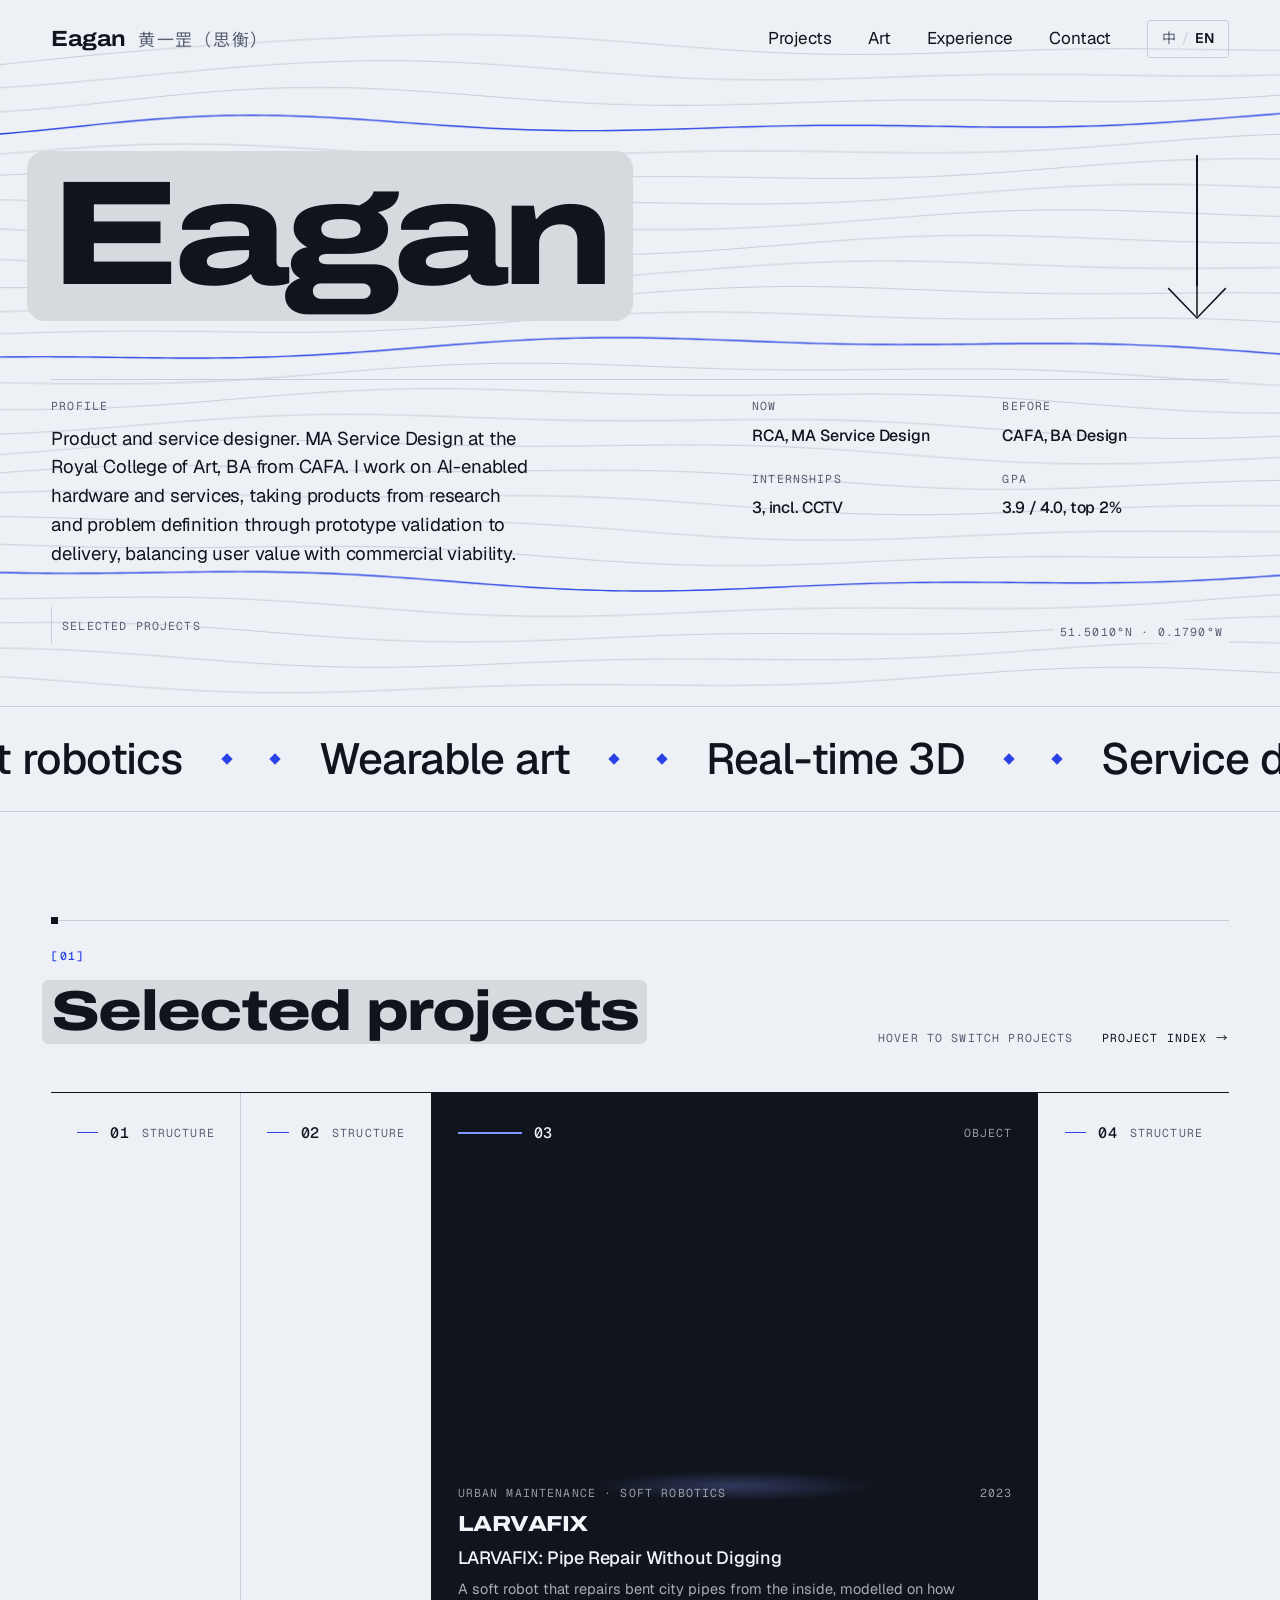
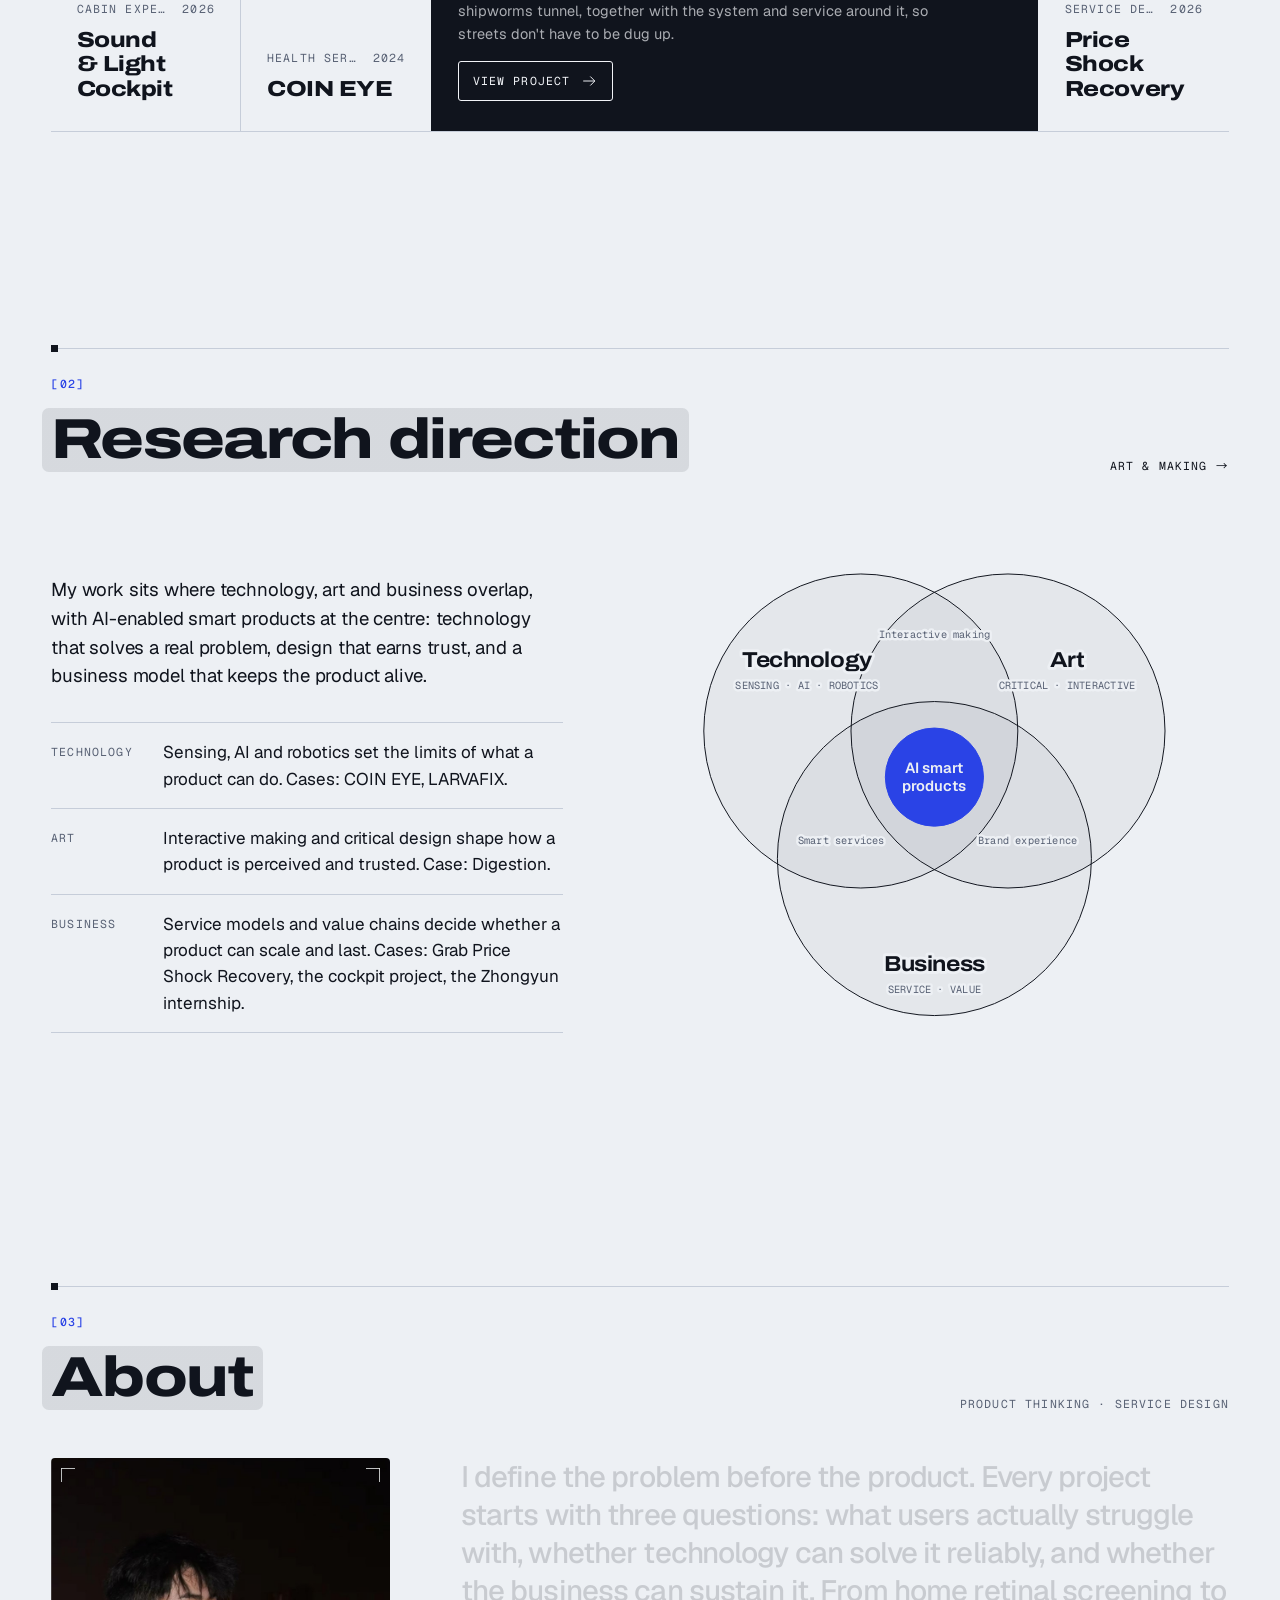
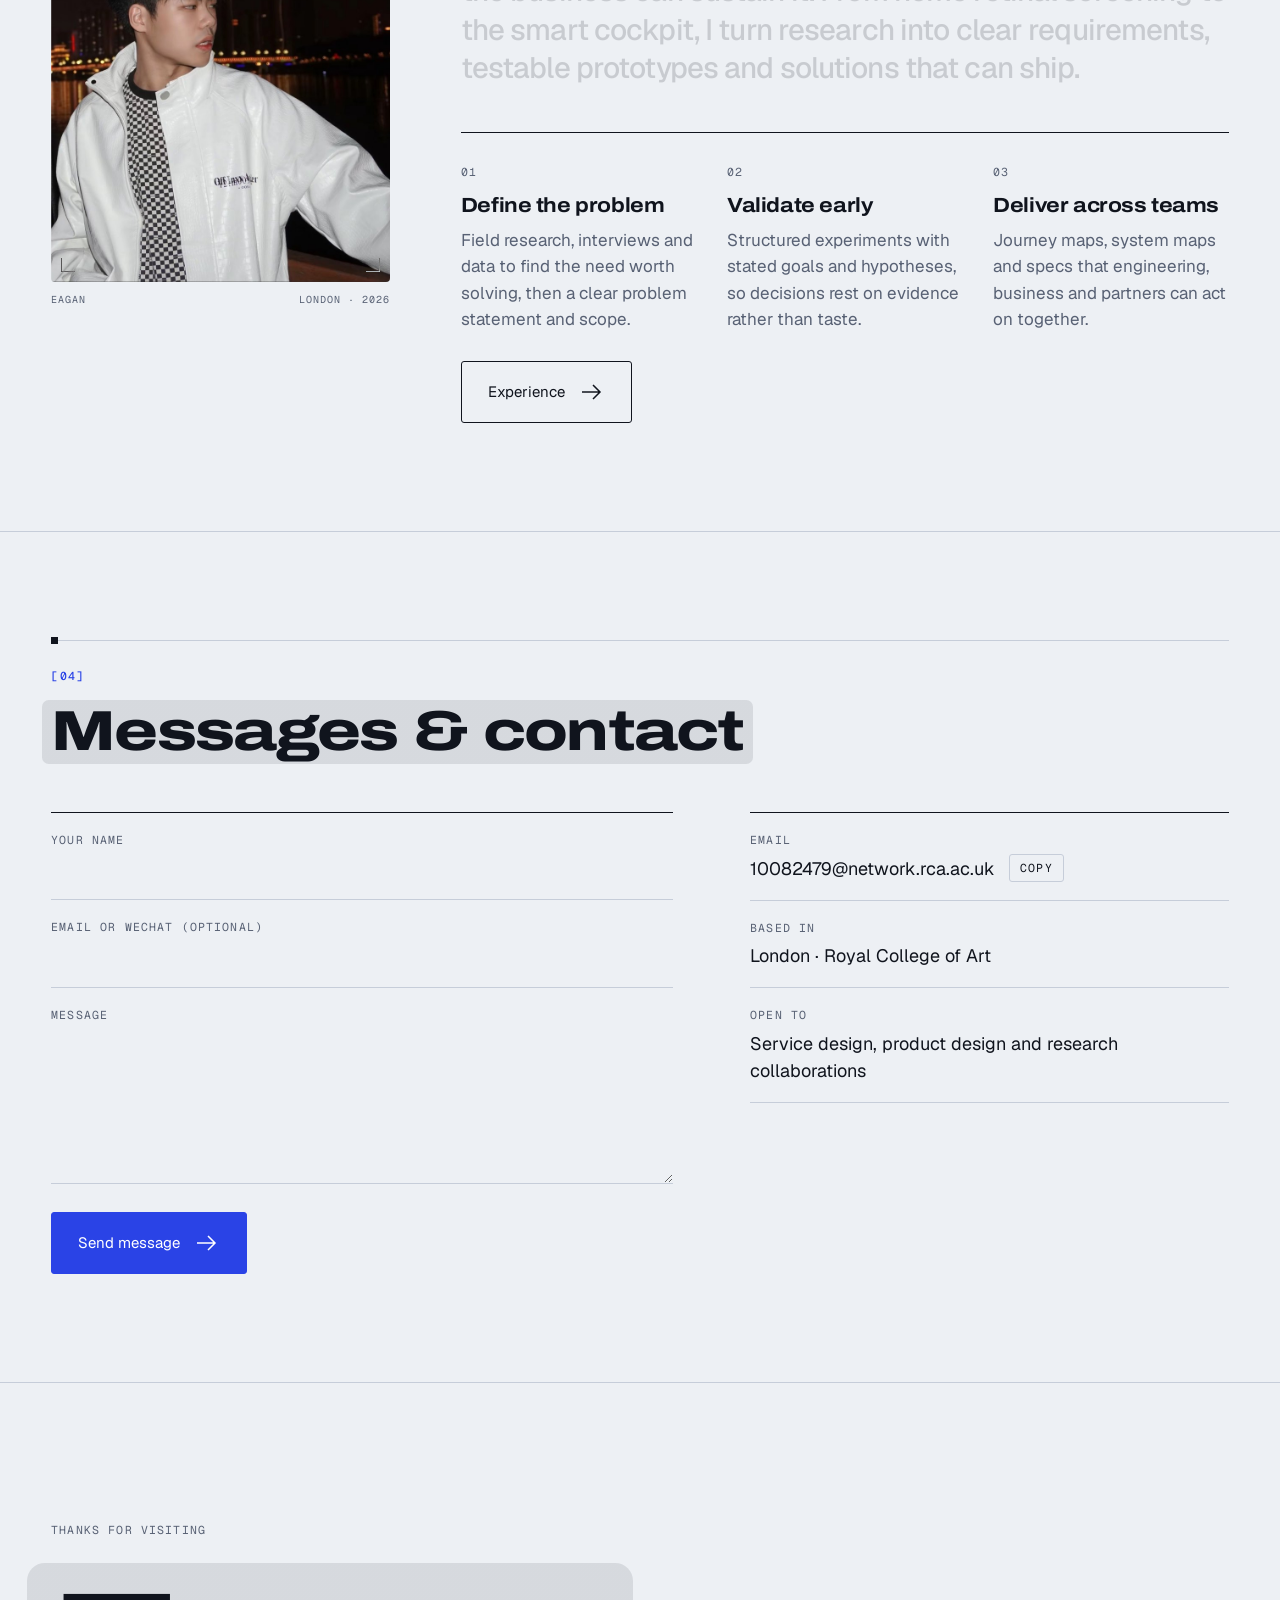
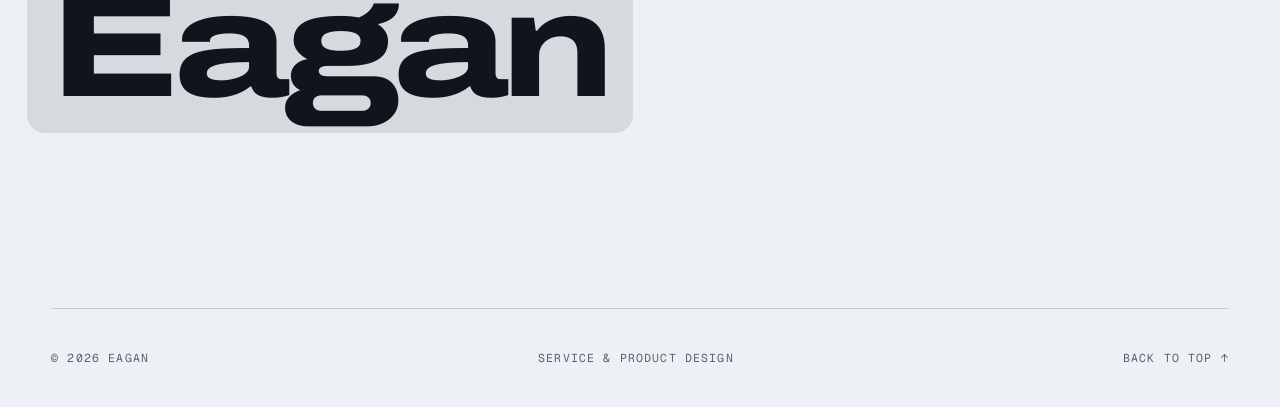
<file: index.html>
<!doctype html>
<html lang="en">
<head>
<meta charset="utf-8">
<meta name="viewport" content="width=device-width, initial-scale=1, viewport-fit=cover">
<title>Eagan Portfolio</title>
<meta name="claude:viewport-fit-sides" content="cover">
<meta name="description" content="Portfolio of Eagan, service and product designer.">
<link rel="preconnect" href="https://fonts.googleapis.com">
<link rel="preconnect" href="https://fonts.gstatic.com" crossorigin>
<link rel="preload" href="assets/fonts/geist-latin.woff2" as="font" type="font/woff2" crossorigin>
<link rel="preload" href="assets/fonts/archivo-latin.woff2" as="font" type="font/woff2" crossorigin>
<link rel="stylesheet" href="https://fonts.googleapis.com/css2?family=Noto+Sans+SC:wght@300;400;500;700&display=swap">
<link rel="stylesheet" href="assets/site.css">
<script>(function(){var d=document.documentElement,l;d.classList.add("js");try{l=localStorage.getItem("lang")}catch(e){}if(l!=="zh"&&l!=="en")l=/^zh/i.test(navigator.language||"")?"zh":"en";d.setAttribute("data-lang",l);d.lang=l==="zh"?"zh-CN":"en"})()</script>
</head>
<body>
<div class="curtain" aria-hidden="true"><span>Eagan</span></div>
<div class="progress" aria-hidden="true"></div>
<div class="cursor" aria-hidden="true"><div class="ring"><span>View</span></div><i class="xy"></i></div>
<header class="site-head">
  <div class="wrap">
    <a class="brand" href="index.html" data-label="Eagan">Eagan <span class="cjk">黄一罡（思衡）</span></a>
    <div class="head-right">
      <nav class="nav" aria-label="Main"><a href="work.html" data-label="Projects"><span class="roll"><span class="en" data-text="Projects">Projects</span><span class="zh" data-text="作品">作品</span></span></a><a href="art.html" data-label="Art"><span class="roll"><span class="en" data-text="Art">Art</span><span class="zh" data-text="艺术创作">艺术创作</span></span></a><a href="experience.html" data-label="Experience"><span class="roll"><span class="en" data-text="Experience">Experience</span><span class="zh" data-text="经历">经历</span></span></a><a href="index.html#contact" data-label="Contact"><span class="roll"><span class="en" data-text="Contact">Contact</span><span class="zh" data-text="联系">联系</span></span></a></nav>
      <button class="lang-btn" type="button" data-lang-toggle aria-label="Switch language / 切换语言"><span data-l="zh">中</span><i>/</i><span data-l="en">EN</span></button>
    </div>
  </div>
</header>
<main>
<section class="hero" id="top">
  <canvas class="field" aria-hidden="true"></canvas>
  <div class="wrap">
    <div class="hero-name">
      <h1 class="display h-xxl hd" data-split data-vf><span class="hl">Eagan</span></h1>
      <a class="hero-arrow" href="#work" data-label="Work" aria-label="Selected projects / 主要作品"><span class="ha-in" aria-hidden="true"><i class="ha-shaft"></i><svg viewBox="0 0 60 30"><path d="M30 0V28M3 2l27 28 27-28" fill="none" stroke="currentColor" stroke-width="1.5" vector-effect="non-scaling-stroke"/></svg></span></a>
    </div>
    <div class="hero-foot">
      <div class="hf-intro" data-reveal style="--d:300ms"><span class="mono"><span class="en">Profile</span><span class="zh" lang="zh-CN">简介</span></span>
      <p class="lede" data-scramble><span class="en">Product and service designer. MA Service Design at the Royal College of Art, BA from CAFA. I work on AI-enabled hardware and services, taking products from research and problem definition through prototype validation to delivery, balancing user value with commercial viability.</span><span class="zh" lang="zh-CN">产品与服务设计师，英国皇家艺术学院服务设计硕士在读，本科毕业于中央美术学院。专注 AI 智能硬件与服务体验，负责从用户研究、问题定义到原型验证与落地的完整链路，在用户价值与商业可行性之间做取舍。</span></p></div>
      <div class="facts" data-reveal style="--d:450ms">
        <div class="fact"><span class="mono"><span class="en">Now</span><span class="zh" lang="zh-CN">现在</span></span><b data-scramble><span class="en">RCA, MA Service Design</span><span class="zh" lang="zh-CN">皇家艺术学院 服务设计</span></b></div>
        <div class="fact"><span class="mono"><span class="en">Before</span><span class="zh" lang="zh-CN">此前</span></span><b data-scramble><span class="en">CAFA, BA Design</span><span class="zh" lang="zh-CN">中央美术学院 设计学</span></b></div>
        <div class="fact"><span class="mono"><span class="en">Internships</span><span class="zh" lang="zh-CN">实习</span></span><b data-scramble><span class="en">3, incl. CCTV</span><span class="zh" lang="zh-CN">3 段，含央视</span></b></div>
        <div class="fact"><span class="mono">GPA</span><b data-scramble><span class="en">3.9 / 4.0, top 2%</span><span class="zh" lang="zh-CN">3.9 / 4.0，前 2%</span></b></div>
      </div>
    </div>
    <div class="hero-bottom">
      <a class="scroll-cue mono" href="#work" data-label="Work"><i></i><span class="en">Selected projects</span><span class="zh" lang="zh-CN">主要作品</span></a>
      <span class="mono muted coords" data-noscramble>51.5010°N · 0.1790°W</span>
    </div>
  </div>
</section>
<div class="marquee" aria-hidden="true"><div class="marquee-track"><span><span class="en">Service design</span><span class="zh" lang="zh-CN">服务设计</span></span><span><span class="en">User research</span><span class="zh" lang="zh-CN">用户研究</span></span><span><span class="en">Product design</span><span class="zh" lang="zh-CN">产品设计</span></span><span><span class="en">Cabin experience</span><span class="zh" lang="zh-CN">座舱体验</span></span><span><span class="en">Health tech</span><span class="zh" lang="zh-CN">医疗科技</span></span><span><span class="en">Soft robotics</span><span class="zh" lang="zh-CN">软体机器人</span></span><span><span class="en">Wearable art</span><span class="zh" lang="zh-CN">可穿戴艺术</span></span><span><span class="en">Real-time 3D</span><span class="zh" lang="zh-CN">实时三维</span></span></div></div>
<section class="section xp-sec" id="work"><div class="wrap">
  <div class="sec-head">
    <h2 class="display h-l hd" data-split><span class="hl"><span class="en">Selected projects</span><span class="zh" lang="zh-CN">主要作品</span></span></h2>
    <div class="xp-ctl mono" data-reveal><span class="muted"><span class="xp-hint-hover"><span class="en">Hover to switch projects</span><span class="zh" lang="zh-CN">移动鼠标切换作品</span></span><span class="xp-hint-tap"><span class="en">Tap a panel to open it</span><span class="zh" lang="zh-CN">点击切换作品</span></span></span><a href="work.html" data-label="Projects"><span class="en">Project index →</span><span class="zh" lang="zh-CN">作品索引 →</span></a></div>
  </div>
  <div class="xp" data-xp><article class="xp-panel is-active" data-cursor="View" data-label="Sound &amp; Light Cockpit">
  <button class="xp-hit" type="button" aria-expanded="true" aria-controls="xp-cockpit"><span class="en">Show </span><span class="zh" lang="zh-CN">展开 </span>Sound &amp; Light Cockpit</button>
  <div class="xp-top mono"><i></i><b>01</b><span class="xp-state"><span class="en">Structure</span><span class="zh" lang="zh-CN">结构线稿</span></span><span class="xp-state xp-state-on"><span class="en">Object</span><span class="zh" lang="zh-CN">实物</span></span></div>
  <div class="xp-stage" aria-hidden="true"><div class="xp-float">
    <img class="xp-line" src="assets/img/cockpit/line.webp" alt="" loading="lazy" decoding="async">
    <img class="xp-obj" src="assets/img/cockpit/obj.webp" alt="" loading="lazy" decoding="async">
  </div></div>
  <div class="xp-foot">
    <p class="xp-meta mono"><span class="en">Cabin experience · HMI</span><span class="zh" lang="zh-CN">座舱体验 · HMI</span><span>2026</span></p>
    <h3 class="display xp-name"><span class="en">Sound &amp; Light Cockpit</span><span class="zh" lang="zh-CN">声光座舱</span></h3>
    <div class="xp-more" id="xp-cockpit"><div class="xp-more-in">
      <p class="xp-title"><span class="en">Defining Sound Boundaries, Resonating with Light</span><span class="zh" lang="zh-CN">定义声音边界，与光共振</span></p>
      <p class="xp-sum"><span class="en">Bone conduction and directional sound give the driver and each passenger their own &quot;sensory bubble&quot;, while sound is turned into flowing light, so music and safety alerts share one calm language.</span><span class="zh" lang="zh-CN">用骨传导和定向声技术，为驾驶员和每位乘客各自营造一个「感官气泡」；同时把声音转化为流动的光，让音乐和安全提示使用同一种平静的语言。</span></p>
      <a class="xp-go mono" href="project-cockpit.html" data-label="Sound &amp; Light Cockpit"><span class="en">View project</span><span class="zh" lang="zh-CN">查看项目</span> <svg width="28" height="28" viewBox="0 0 28 28" aria-hidden="true"><path d="M5 14h18M16 7l7 7-7 7" fill="none" stroke="currentColor" stroke-width="1.5"/></svg></a>
    </div></div>
  </div>
</article><article class="xp-panel" data-cursor="View" data-label="COIN EYE">
  <button class="xp-hit" type="button" aria-expanded="false" aria-controls="xp-coin-eye"><span class="en">Show </span><span class="zh" lang="zh-CN">展开 </span>COIN EYE</button>
  <div class="xp-top mono"><i></i><b>02</b><span class="xp-state"><span class="en">Structure</span><span class="zh" lang="zh-CN">结构线稿</span></span><span class="xp-state xp-state-on"><span class="en">Object</span><span class="zh" lang="zh-CN">实物</span></span></div>
  <div class="xp-stage" aria-hidden="true"><div class="xp-float">
    <img class="xp-line" src="assets/img/coin-eye/line.webp" alt="" loading="lazy" decoding="async">
    <img class="xp-obj" src="assets/img/coin-eye/obj.webp" alt="" loading="lazy" decoding="async">
  </div></div>
  <div class="xp-foot">
    <p class="xp-meta mono"><span class="en">Health service · Product &amp; app</span><span class="zh" lang="zh-CN">健康服务 · 产品与 App</span><span>2024</span></p>
    <h3 class="display xp-name"><span class="en">COIN EYE</span><span class="zh" lang="zh-CN">COIN EYE</span></h3>
    <div class="xp-more" id="xp-coin-eye"><div class="xp-more-in">
      <p class="xp-title"><span class="en">COIN EYE: Retinal Screening at Home</span><span class="zh" lang="zh-CN">COIN EYE：居家视网膜筛查</span></p>
      <p class="xp-sum"><span class="en">A phone clip and app that reconstruct a spherical fundus image from a smartphone video, so people with diabetes can check their retinas at home without bulky equipment or pupil dilation.</span><span class="zh" lang="zh-CN">一个手机夹具加一款 App：用手机视频重建球面眼底图像，让糖尿病患者不用大型设备、不用散瞳，在家就能检查视网膜。</span></p>
      <a class="xp-go mono" href="project-coin-eye.html" data-label="COIN EYE"><span class="en">View project</span><span class="zh" lang="zh-CN">查看项目</span> <svg width="28" height="28" viewBox="0 0 28 28" aria-hidden="true"><path d="M5 14h18M16 7l7 7-7 7" fill="none" stroke="currentColor" stroke-width="1.5"/></svg></a>
    </div></div>
  </div>
</article><article class="xp-panel" data-cursor="View" data-label="LARVAFIX">
  <button class="xp-hit" type="button" aria-expanded="false" aria-controls="xp-larvafix"><span class="en">Show </span><span class="zh" lang="zh-CN">展开 </span>LARVAFIX</button>
  <div class="xp-top mono"><i></i><b>03</b><span class="xp-state"><span class="en">Structure</span><span class="zh" lang="zh-CN">结构线稿</span></span><span class="xp-state xp-state-on"><span class="en">Object</span><span class="zh" lang="zh-CN">实物</span></span></div>
  <div class="xp-stage" aria-hidden="true"><div class="xp-float">
    <img class="xp-line" src="assets/img/larvafix/line.webp" alt="" loading="lazy" decoding="async">
    <img class="xp-obj" src="assets/img/larvafix/obj.webp" alt="" loading="lazy" decoding="async">
  </div></div>
  <div class="xp-foot">
    <p class="xp-meta mono"><span class="en">Urban maintenance · Soft robotics</span><span class="zh" lang="zh-CN">城市维护 · 软体机器人</span><span>2023</span></p>
    <h3 class="display xp-name"><span class="en">LARVAFIX</span><span class="zh" lang="zh-CN">LARVAFIX</span></h3>
    <div class="xp-more" id="xp-larvafix"><div class="xp-more-in">
      <p class="xp-title"><span class="en">LARVAFIX: Pipe Repair Without Digging</span><span class="zh" lang="zh-CN">LARVAFIX：不开挖的管道修复</span></p>
      <p class="xp-sum"><span class="en">A soft robot that repairs bent city pipes from the inside, modelled on how shipworms tunnel, together with the system and service around it, so streets don&#x27;t have to be dug up.</span><span class="zh" lang="zh-CN">一个从内部修复城市弯管的软体机器人，模仿船蛆钻洞的方式；同时设计了围绕它的系统与服务，让修管道不再需要开挖马路。</span></p>
      <a class="xp-go mono" href="project-larvafix.html" data-label="LARVAFIX"><span class="en">View project</span><span class="zh" lang="zh-CN">查看项目</span> <svg width="28" height="28" viewBox="0 0 28 28" aria-hidden="true"><path d="M5 14h18M16 7l7 7-7 7" fill="none" stroke="currentColor" stroke-width="1.5"/></svg></a>
    </div></div>
  </div>
</article><article class="xp-panel" data-cursor="View" data-label="Grab Price Shock Recovery">
  <button class="xp-hit" type="button" aria-expanded="false" aria-controls="xp-grab"><span class="en">Show </span><span class="zh" lang="zh-CN">展开 </span>Grab Price Shock Recovery</button>
  <div class="xp-top mono"><i></i><b>04</b><span class="xp-state"><span class="en">Structure</span><span class="zh" lang="zh-CN">结构线稿</span></span><span class="xp-state xp-state-on"><span class="en">Object</span><span class="zh" lang="zh-CN">实物</span></span></div>
  <div class="xp-stage" aria-hidden="true"><div class="xp-float">
    <img class="xp-line" src="assets/img/grab/line.webp" alt="" loading="lazy" decoding="async">
    <img class="xp-obj" src="assets/img/grab/obj.webp" alt="" loading="lazy" decoding="async">
  </div></div>
  <div class="xp-foot">
    <p class="xp-meta mono"><span class="en">Service design · Retention</span><span class="zh" lang="zh-CN">服务设计 · 用户留存</span><span>2026</span></p>
    <h3 class="display xp-name"><span class="en">Price Shock Recovery</span><span class="zh" lang="zh-CN">价格冲击补救</span></h3>
    <div class="xp-more" id="xp-grab"><div class="xp-more-in">
      <p class="xp-title"><span class="en">Grab Price Shock Recovery: Keeping Riders After a Price Shock</span><span class="zh" lang="zh-CN">Grab 价格冲击补救：糟糕的计价之后，留住乘客</span></p>
      <p class="xp-sum"><span class="en">Churn often starts with one bad fare. The service steps in at three moments and spends only on riders a remedy brings back: about RM24 per extra rider kept, against RM50 for blanket discounts.</span><span class="zh" lang="zh-CN">乘客流失往往始于一次糟糕的计价。服务在三个时刻介入，只为补救能带回来的人花钱：每多留住一位乘客约 RM24，全员发券要 RM50。</span></p>
      <a class="xp-go mono" href="project-grab.html" data-label="Grab Price Shock Recovery"><span class="en">View project</span><span class="zh" lang="zh-CN">查看项目</span> <svg width="28" height="28" viewBox="0 0 28 28" aria-hidden="true"><path d="M5 14h18M16 7l7 7-7 7" fill="none" stroke="currentColor" stroke-width="1.5"/></svg></a>
    </div></div>
  </div>
</article></div>
</div></section>
<section class="section research-sec" id="research"><div class="wrap">
  <div class="sec-head">
    <h2 class="display h-l hd" data-split><span class="hl"><span class="en">Research direction</span><span class="zh" lang="zh-CN">个人研究方向</span></span></h2>
    <a class="mono" href="art.html" data-reveal data-label="Art"><span class="en">Art &amp; making →</span><span class="zh" lang="zh-CN">艺术创作 →</span></a>
  </div>
  <div class="research">
    <div class="r-text" data-reveal>
      <p class="lede"><span class="en">My work sits where technology, art and business overlap, with AI-enabled smart products at the centre: technology that solves a real problem, design that earns trust, and a business model that keeps the product alive.</span><span class="zh" lang="zh-CN">我的研究聚焦科技、艺术与商业的交汇处，核心是 AI 智能产品：用技术解决真实问题，用设计建立信任，用商业模式保证产品长期可持续。</span></p>
      <ul class="r-list"><li><span class="mono r-k"><span class="en">Technology</span><span class="zh" lang="zh-CN">科技</span></span><span><span class="en">Sensing, AI and robotics set the limits of what a product can do. Cases: COIN EYE, LARVAFIX.</span><span class="zh" lang="zh-CN">感知、AI 与机器人技术，决定产品能力的边界。案例：COIN EYE、LARVAFIX。</span></span></li><li><span class="mono r-k"><span class="en">Art</span><span class="zh" lang="zh-CN">艺术</span></span><span><span class="en">Interactive making and critical design shape how a product is perceived and trusted. Case: Digestion.</span><span class="zh" lang="zh-CN">交互造物与思辨设计，决定产品如何被感知和信任。案例：Digestion。</span></span></li><li><span class="mono r-k"><span class="en">Business</span><span class="zh" lang="zh-CN">商业</span></span><span><span class="en">Service models and value chains decide whether a product can scale and last. Cases: Grab Price Shock Recovery, the cockpit project, the Zhongyun internship.</span><span class="zh" lang="zh-CN">服务模式与价值链，决定产品能否规模化并持续运营。案例：Grab 价格冲击补救、声光座舱、中云智慧实习。</span></span></li></ul>
    </div>
    <div class="venn-wrap" data-reveal="fade" style="--d:200ms"><svg class="venn" viewBox="0 0 600 560" role="img" aria-label="Technology, art and business overlap; AI smart products sit at the centre">
  <circle class="c c-tech" cx="225" cy="215" r="160"/>
  <circle class="c c-art" cx="375" cy="215" r="160"/>
  <circle class="c c-biz" cx="300" cy="345" r="160"/>
  <text x="170" y="150" text-anchor="middle" class="lab en">Technology</text><text x="170" y="150" text-anchor="middle" class="lab zh">科技</text><text x="170" y="172" text-anchor="middle" class="sub en">SENSING · AI · ROBOTICS</text><text x="170" y="172" text-anchor="middle" class="sub zh">感知 · AI · 机器人</text>
  <text x="435" y="150" text-anchor="middle" class="lab en">Art</text><text x="435" y="150" text-anchor="middle" class="lab zh">艺术</text><text x="435" y="172" text-anchor="middle" class="sub en">CRITICAL · INTERACTIVE</text><text x="435" y="172" text-anchor="middle" class="sub zh">思辨 · 交互</text>
  <text x="300" y="460" text-anchor="middle" class="lab en">Business</text><text x="300" y="460" text-anchor="middle" class="lab zh">商业</text><text x="300" y="482" text-anchor="middle" class="sub en">SERVICE · VALUE</text><text x="300" y="482" text-anchor="middle" class="sub zh">服务 · 价值</text>
  <text x="300" y="120" text-anchor="middle" class="sub en">Interactive making</text><text x="300" y="120" text-anchor="middle" class="sub zh">交互造物</text>
  <text x="205" y="330" text-anchor="middle" class="sub en">Smart services</text><text x="205" y="330" text-anchor="middle" class="sub zh">智能服务</text>
  <text x="395" y="330" text-anchor="middle" class="sub en">Brand experience</text><text x="395" y="330" text-anchor="middle" class="sub zh">品牌与体验</text>
  <circle class="pulse-ring" cx="300" cy="262" r="50"/>
  <circle class="core" cx="300" cy="262" r="50"/>
  <text x="300" y="258" text-anchor="middle" class="core-t en">AI smart</text><text x="300" y="276" text-anchor="middle" class="core-t en">products</text>
  <text x="300" y="258" text-anchor="middle" class="core-t zh">AI 智能</text><text x="300" y="278" text-anchor="middle" class="core-t zh">产品</text>
</svg></div>
  </div>
</div></section>
<section class="section about-sec"><div class="wrap">
  <div class="sec-head"><h2 class="display h-l hd" data-split><span class="hl"><span class="en">About</span><span class="zh" lang="zh-CN">关于我</span></span></h2><span class="mono muted" data-reveal><span class="en">Product thinking · Service design</span><span class="zh" lang="zh-CN">产品思维 · 服务设计</span></span></div>
  <div class="about-grid">
  <figure class="portrait" data-reveal="clip"><figure class="plate photo tall"><img src="assets/img/portrait.jpg" alt="Eagan" loading="lazy" decoding="async"></figure><figcaption class="mono muted"><span>Eagan</span><span><span class="en">London · 2026</span><span class="zh" lang="zh-CN">伦敦 · 2026</span></span></figcaption></figure>
  <div class="about-txt">
  <p class="statement" data-scrub><span class="en">I define the problem before the product. Every project starts with three questions: what users actually struggle with, whether technology can solve it reliably, and whether the business can sustain it. From home retinal screening to the smart cockpit, I turn research into clear requirements, testable prototypes and solutions that can ship.</span><span class="zh" lang="zh-CN">我习惯先定义问题，再定义产品。每个项目都从三个问题出发：用户真正的痛点是什么，技术能否稳定地解决它，商业上能否持续。从居家视网膜筛查到智能座舱，我负责把研究洞察转化为清晰的需求、可验证的原型和可落地的方案。</span></p>
  </div>
  <div class="about-more">
    <div class="principles">
      <div data-reveal><span class="mono muted">01</span><h3 class="display h-s"><span class="en">Define the problem</span><span class="zh" lang="zh-CN">定义问题</span></h3><p><span class="en">Field research, interviews and data to find the need worth solving, then a clear problem statement and scope.</span><span class="zh" lang="zh-CN">通过田野调研、访谈和数据找到值得解决的需求，形成清晰的问题定义与范围。</span></p></div>
      <div data-reveal style="--d:120ms"><span class="mono muted">02</span><h3 class="display h-s"><span class="en">Validate early</span><span class="zh" lang="zh-CN">尽早验证</span></h3><p><span class="en">Structured experiments with stated goals and hypotheses, so decisions rest on evidence rather than taste.</span><span class="zh" lang="zh-CN">设定目标与假设的结构化实验，让决策建立在证据上，而不是个人偏好。</span></p></div>
      <div data-reveal style="--d:240ms"><span class="mono muted">03</span><h3 class="display h-s"><span class="en">Deliver across teams</span><span class="zh" lang="zh-CN">跨团队交付</span></h3><p><span class="en">Journey maps, system maps and specs that engineering, business and partners can act on together.</span><span class="zh" lang="zh-CN">用旅程图、系统图和设计规范，让工程、业务与合作方在同一份方案上推进。</span></p></div>
    </div>
    <div class="about-cta" data-reveal><a class="btn" href="experience.html" data-magnetic data-label="Experience"><span class="en">Experience</span><span class="zh" lang="zh-CN">查看经历</span> <svg width="28" height="28" viewBox="0 0 28 28" aria-hidden="true"><path d="M5 14h18M16 7l7 7-7 7" fill="none" stroke="currentColor" stroke-width="1.5"/></svg></a></div>
  </div>
  </div>
</div></section>
<section class="section contact-sec" id="contact"><div class="wrap">
  <div class="sec-head">
    <h2 class="display h-l hd" data-split><span class="hl"><span class="en">Messages &amp; contact</span><span class="zh" lang="zh-CN">留言与联系</span></span></h2>
  </div>
  <div class="contact-cols">
    <div class="msg-col" data-reveal>
      <form class="msg-form" id="msg-form" data-mail="https://formsubmit.co/ajax/10082479@network.rca.ac.uk" novalidate>
        <input type="text" name="_honey" class="hp" tabindex="-1" autocomplete="off" aria-hidden="true">
        <div class="field"><label for="msg-name" class="mono"><span class="en">Your name</span><span class="zh" lang="zh-CN">你的名字</span></label><input id="msg-name" name="name" maxlength="80" autocomplete="name" required></div>
        <div class="field"><label for="msg-contact" class="mono"><span class="en">Email or WeChat (optional)</span><span class="zh" lang="zh-CN">邮箱或微信（选填）</span></label><input id="msg-contact" name="contact" maxlength="120"></div>
        <div class="field"><label for="msg-text" class="mono"><span class="en">Message</span><span class="zh" lang="zh-CN">留言内容</span></label><textarea id="msg-text" name="text" rows="5" maxlength="2000" required></textarea></div>
        <div class="form-row"><button class="btn accent" type="submit" data-magnetic><span class="en">Send message</span><span class="zh" lang="zh-CN">发送留言</span> <svg width="28" height="28" viewBox="0 0 28 28" aria-hidden="true"><path d="M5 14h18M16 7l7 7-7 7" fill="none" stroke="currentColor" stroke-width="1.5"/></svg></button><p class="msg-status" role="status" aria-live="polite"></p></div>
      </form>
      <div class="inbox" id="inbox" hidden>
        <h3 class="mono muted"><span class="en">Inbox (only you can see this)</span><span class="zh" lang="zh-CN">收件箱（只有你能看到）</span></h3>
        <ol class="inbox-list"></ol>
      </div>
    </div>
    <div class="info-col" data-reveal style="--d:150ms">
      <dl class="contact-list">
        <div><dt class="mono"><span class="en">Email</span><span class="zh" lang="zh-CN">邮箱</span></dt><dd><span class="mail-sm">10082479@network.rca.ac.uk</span> <button type="button" class="copy-btn mono" data-copy="10082479@network.rca.ac.uk"><span class="en">Copy</span><span class="zh" lang="zh-CN">复制</span></button></dd></div>
        <div class="zh-only"><dt class="mono">微信</dt><dd><span>hsh030106</span> <button type="button" class="copy-btn mono" data-copy="hsh030106">复制</button></dd></div>
        <div><dt class="mono"><span class="en">Based in</span><span class="zh" lang="zh-CN">所在地</span></dt><dd><span class="en">London · Royal College of Art</span><span class="zh" lang="zh-CN">伦敦 · 英国皇家艺术学院</span></dd></div>
        <div><dt class="mono"><span class="en">Open to</span><span class="zh" lang="zh-CN">期待</span></dt><dd><span class="en">Service design, product design and research collaborations</span><span class="zh" lang="zh-CN">服务设计、产品设计与研究合作</span></dd></div>
      </dl>
      <p class="copy-note mono" aria-live="polite"></p>
    </div>
  </div>
</div></section>
<section class="field-host end-band" aria-label="Eagan">
  <canvas class="field" data-lines="18" aria-hidden="true"></canvas>
  <div class="wrap">
    <p class="mono muted" data-reveal="fade"><span class="en">Thanks for visiting</span><span class="zh" lang="zh-CN">感谢浏览</span></p>
    <div class="hero-name end-name"><p class="display h-xxl hd" data-split data-vf><span class="hl">Eagan</span></p></div>
  </div>
</section>
</main>
<footer class="wrap">
  <div class="foot mono">
    <span>© 2026 Eagan</span>
    <span><span class="en">Service &amp; product design</span><span class="zh" lang="zh-CN">服务设计 · 产品设计</span></span>
    <a href="#top" data-label="Top"><span class="en">Back to top ↑</span><span class="zh" lang="zh-CN">回到顶部 ↑</span></a>
  </div>
</footer>
<script src="assets/site.js"></script>
</body>
</html>
</file>
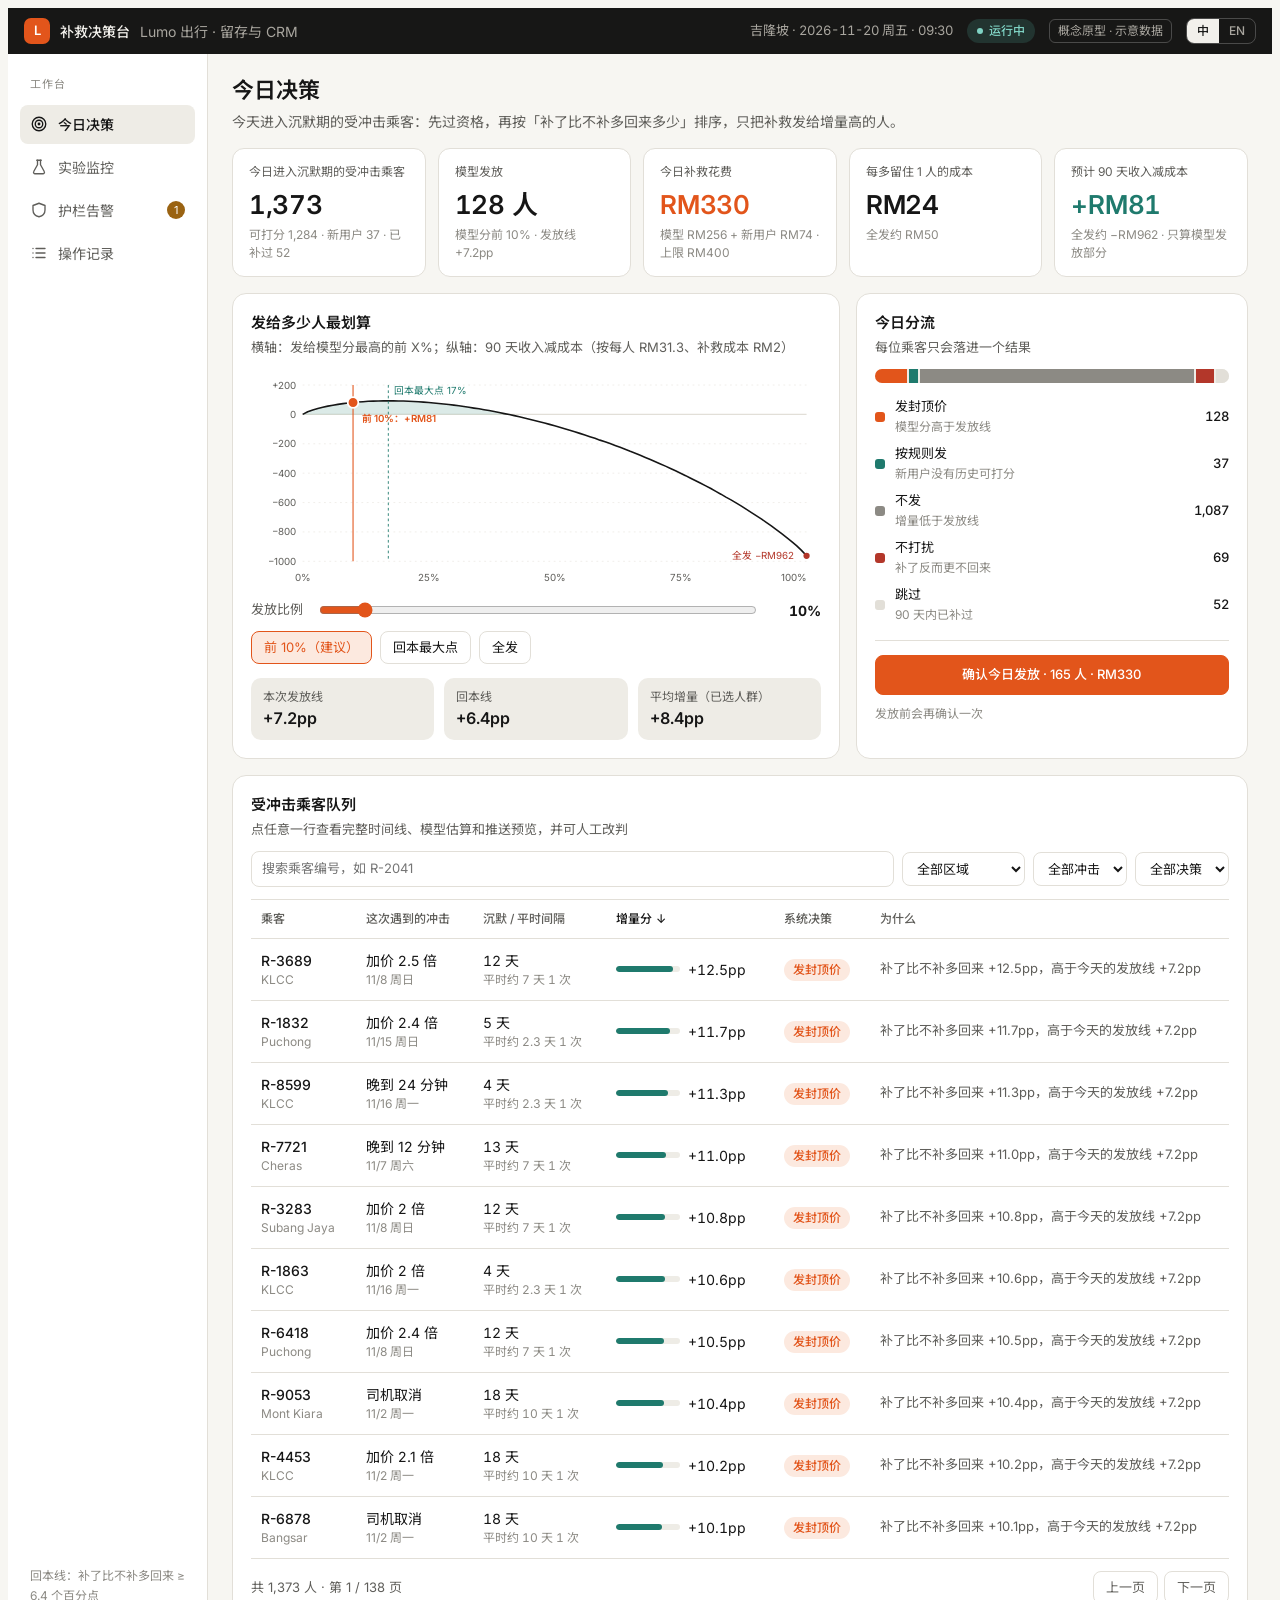
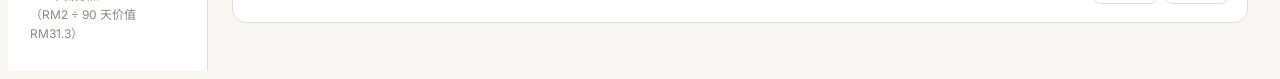
<file: remedy-console/index.html>
<!doctype html>
<html lang="zh-CN">
<head>
<meta charset="utf-8">
<meta name="viewport" content="width=device-width, initial-scale=1, viewport-fit=cover">
<meta name="description" content="Lumo Remedy Console: concept prototype of a staff tool that decides which price-shocked riders get a remedy. Sample data.">
<title>Lumo 补救决策台</title>
<link rel="preconnect" href="https://fonts.googleapis.com">
<link rel="preconnect" href="https://fonts.gstatic.com" crossorigin>
<link rel="stylesheet" href="https://fonts.googleapis.com/css2?family=Inter:wght@400;500;600&family=Noto+Sans+SC:wght@400;500;700&display=swap">
<style>
/* Layout: dark command bar on top, slim nav rail on the left, dense working canvas on the right; detail opens in a side drawer. Palette follows the portfolio (orange = spend, teal = model/returns, amber = guardrails). */
:root{
  --bg:#F7F6F2; --surface:#FFFFFF; --ink:#161616; --muted:#5F5E5A; --faint:#8C8A84; --line:#E2DFD8; --chip:#EEECE6;
  --accent:#E2551B; --accent-soft:#FCE9DF; --teal:#1F7A6D; --teal-soft:#E1F1EE; --amber:#9A6312; --amber-soft:#FBF0D9;
  --neg:#B3372A; --neg-soft:#FBE7E4; --bar:#171716; --bar-ink:#F2F0EB; --bar-muted:#A9A69F;
  --font:"Inter","Noto Sans SC",system-ui,sans-serif;
}
@media (prefers-color-scheme: dark){:root:not([data-theme="light"]){
  --bg:#121211; --surface:#1B1A19; --ink:#EDEBE6; --muted:#A8A59E; --faint:#7D7A74; --line:#302E2B; --chip:#272624;
  --accent:#F27A45; --accent-soft:#3A2419; --teal:#53B5A5; --teal-soft:#16302B; --amber:#D9A24C; --amber-soft:#33270F;
  --neg:#E5705F; --neg-soft:#3A1E1A; --bar:#0B0B0A; --bar-ink:#EDEBE6; --bar-muted:#8F8C86; color-scheme:dark}}
:root[data-theme="dark"]{
  --bg:#121211; --surface:#1B1A19; --ink:#EDEBE6; --muted:#A8A59E; --faint:#7D7A74; --line:#302E2B; --chip:#272624;
  --accent:#F27A45; --accent-soft:#3A2419; --teal:#53B5A5; --teal-soft:#16302B; --amber:#D9A24C; --amber-soft:#33270F;
  --neg:#E5705F; --neg-soft:#3A1E1A; --bar:#0B0B0A; --bar-ink:#EDEBE6; --bar-muted:#8F8C86; color-scheme:dark}
*{box-sizing:border-box}
[hidden]{display:none!important}
body{background:var(--bg);color:var(--ink);font-family:var(--font);font-size:14px;line-height:1.5;-webkit-font-smoothing:antialiased}
body::before{content:"";position:fixed;inset:0 0 auto;height:env(safe-area-inset-top,0px);z-index:30;background:var(--bar)}
button,input,select,textarea{font:inherit;color:inherit}
button{cursor:pointer}
:focus-visible{outline:2px solid var(--accent);outline-offset:2px}
.num{font-variant-numeric:tabular-nums}

.topbar{position:sticky;top:env(safe-area-inset-top,0px);z-index:20;background:var(--bar);color:var(--bar-ink);
  padding-block:10px;padding-left:max(16px,env(safe-area-inset-left,0px));padding-right:max(16px,env(safe-area-inset-right,0px));
  display:flex;align-items:center;gap:14px;flex-wrap:wrap}
.logo{width:26px;height:26px;border-radius:7px;background:var(--accent);display:grid;place-items:center;font-weight:600;color:#fff;font-size:13px}
.brand{display:flex;align-items:center;gap:10px;min-width:0}
.brand b{font-weight:500}
.brand span{color:var(--bar-muted)}
.topbar .spacer{flex:1}
.meta{color:var(--bar-muted);font-size:13px}
.pill{display:inline-flex;align-items:center;gap:6px;border-radius:999px;padding:3px 10px;font-size:12px;font-weight:500;white-space:nowrap}
.pill i{width:6px;height:6px;border-radius:50%;background:currentColor;display:inline-block}
.pill.run{background:rgba(83,181,165,.18);color:#7FD3C4}
.pill.pause{background:rgba(242,122,69,.2);color:#FFB08A}
.proto{border:1px solid rgba(255,255,255,.22);color:var(--bar-muted);border-radius:6px;padding:2px 8px;font-size:12px;white-space:nowrap}
.lang{display:inline-flex;border:1px solid rgba(255,255,255,.22);border-radius:8px;overflow:hidden}
.lang button{border:0;background:none;color:var(--bar-muted);font-size:12px;padding:3px 10px;font-weight:500}
.lang button[aria-pressed="true"]{background:var(--bar-ink);color:var(--bar)}

.shell{display:grid;grid-template-columns:200px minmax(0,1fr);min-height:calc(100vh - 50px)}
.side{border-right:1px solid var(--line);padding:18px 12px;display:flex;flex-direction:column;gap:4px;background:var(--surface)}
.side .label{font-size:11px;letter-spacing:.08em;text-transform:uppercase;color:var(--faint);padding:4px 10px 8px}
.nav{display:flex;align-items:center;gap:10px;border:0;background:none;text-align:left;border-radius:8px;padding:9px 10px;color:var(--muted)}
.nav:hover{background:var(--chip);color:var(--ink)}
.nav[aria-current="page"]{background:var(--chip);color:var(--ink);font-weight:500}
.nav svg{width:18px;height:18px;flex:none}
.nav .badge{margin-left:auto;background:var(--neg);color:#fff;border-radius:999px;font-size:11px;padding:0 7px;line-height:18px}
.nav .badge.warn{background:var(--amber)}
.side .foot{margin-top:auto;font-size:12px;color:var(--faint);padding:10px;line-height:1.6}

main{min-width:0;padding-block:20px 48px;padding-left:max(16px,env(safe-area-inset-left,0px));padding-right:max(16px,env(safe-area-inset-right,0px));display:flex;flex-direction:column;gap:16px}
@media (min-width:761px){main{padding-left:24px;padding-right:max(24px,env(safe-area-inset-right,0px))}}
.view{display:flex;flex-direction:column;gap:16px;min-width:0}
.vhead{display:flex;align-items:flex-end;gap:12px;flex-wrap:wrap;justify-content:space-between}
.vhead h1{font-size:22px;font-weight:600;margin:0;text-wrap:balance}
.vhead p{margin:4px 0 0;color:var(--muted);max-width:76ch}

.banner{border-radius:12px;padding:12px 16px;display:flex;gap:12px;align-items:flex-start;background:var(--neg-soft);color:var(--ink);border:1px solid color-mix(in srgb,var(--neg) 35%,transparent)}
.banner svg{width:20px;height:20px;color:var(--neg);flex:none;margin-top:1px}
.banner b{color:var(--neg);font-weight:600}
.banner .link{margin-left:auto;border:0;background:none;color:var(--neg);font-weight:500;white-space:nowrap;padding:0}

.card{background:var(--surface);border:1px solid var(--line);border-radius:14px;padding:18px;min-width:0}
.card h2{font-size:15px;font-weight:600;margin:0}
.card .sub{color:var(--muted);font-size:13px;margin:3px 0 0}
.chead{display:flex;justify-content:space-between;align-items:flex-start;gap:12px;flex-wrap:wrap;margin-bottom:12px}

.kpis{display:grid;grid-template-columns:repeat(auto-fit,minmax(178px,1fr));gap:12px}
.kpi{background:var(--surface);border:1px solid var(--line);border-radius:12px;padding:14px 16px;min-width:0;position:relative}
.kpi .k{font-size:12px;color:var(--muted)}
.kpi .v{font-size:26px;font-weight:600;letter-spacing:-.01em;margin-top:4px;font-variant-numeric:tabular-nums}
.kpi .s{font-size:12px;color:var(--faint);margin-top:2px}
.kpi.good .v{color:var(--teal)} .kpi.bad .v{color:var(--neg)} .kpi.spend .v{color:var(--accent)}
.kpi.alert{border-color:var(--neg)} .kpi.alert .s{color:var(--neg)}

.grid2{display:grid;grid-template-columns:minmax(0,1.55fr) minmax(0,1fr);gap:16px}
@media (max-width:1060px){.grid2{grid-template-columns:minmax(0,1fr)}}

.chart{width:100%;height:auto;display:block}
.chart text{font-family:var(--font);font-size:11px;fill:var(--muted)}
.slider-row{display:flex;align-items:center;gap:14px;margin-top:8px;flex-wrap:wrap}
.slider-row label{font-size:13px;color:var(--muted)}
input[type=range]{flex:1;min-width:160px;accent-color:var(--accent)}
.presets{display:flex;gap:8px;flex-wrap:wrap;margin-top:10px}
.btn{border:1px solid var(--line);background:var(--surface);border-radius:8px;padding:6px 12px;font-size:13px}
.btn:hover{border-color:var(--faint)}
.btn.on{border-color:var(--accent);color:var(--accent);background:var(--accent-soft)}
.btn.primary{background:var(--accent);border-color:var(--accent);color:#fff;font-weight:500;padding:9px 16px}
.btn.primary:disabled{opacity:.45;cursor:not-allowed}
.btn.ghost{background:none}
.readout{display:grid;grid-template-columns:repeat(3,minmax(0,1fr));gap:10px;margin-top:14px}
.readout div{background:var(--chip);border-radius:10px;padding:10px 12px;min-width:0}
.readout span{display:block;font-size:12px;color:var(--muted)}
.readout b{font-size:16px;font-weight:600;font-variant-numeric:tabular-nums}

.mixbar{display:flex;height:14px;border-radius:7px;overflow:hidden;gap:2px;margin:6px 0 14px;background:var(--chip)}
.mixbar span{display:block;height:100%}
.mixlist{display:flex;flex-direction:column;gap:8px;margin:0;padding:0;list-style:none}
.mixlist li{display:flex;align-items:center;gap:10px;font-size:13px}
.mixlist .dot{width:10px;height:10px;border-radius:3px;flex:none}
.mixlist .n{margin-left:auto;font-variant-numeric:tabular-nums;font-weight:500}
.mixlist .why{color:var(--faint);font-size:12px}
.confirm{margin-top:16px;border-top:1px solid var(--line);padding-top:14px;display:flex;flex-direction:column;gap:10px}
.confirm .box{background:var(--accent-soft);border-radius:10px;padding:12px;font-size:13px;line-height:1.6}
.confirm .row{display:flex;gap:8px;flex-wrap:wrap}
.done{color:var(--teal);font-weight:500;font-size:13px;display:flex;gap:6px;align-items:center}

.toolbar{display:flex;gap:8px;flex-wrap:wrap;align-items:center}
.toolbar input,.toolbar select{border:1px solid var(--line);background:var(--surface);border-radius:8px;padding:7px 10px;font-size:13px;min-width:0}
.toolbar input{flex:1 1 160px}
.tablewrap{overflow-x:auto;margin-top:12px;border-top:1px solid var(--line)}
table{width:100%;border-collapse:collapse;min-width:820px}
th{font-size:12px;color:var(--muted);font-weight:500;text-align:left;padding:10px 10px;border-bottom:1px solid var(--line);white-space:nowrap}
th button{border:0;background:none;padding:0;color:inherit;font-weight:inherit;display:inline-flex;gap:4px;align-items:center}
th button[aria-sort]{color:var(--ink)}
td{padding:11px 10px;border-bottom:1px solid var(--line);vertical-align:middle}
tbody tr{cursor:pointer}
tbody tr:hover td{background:color-mix(in srgb,var(--chip) 60%,transparent)}
td.id{font-weight:500;white-space:nowrap}
td.id small{display:block;font-weight:400;color:var(--faint);font-size:12px}
td .muted{color:var(--faint);font-size:12px;display:block}
.upl{display:flex;align-items:center;gap:8px;white-space:nowrap;font-variant-numeric:tabular-nums}
.upl .track{width:64px;height:6px;border-radius:3px;background:var(--chip);position:relative;overflow:hidden}
.upl .track i{position:absolute;top:0;bottom:0;border-radius:3px}
.chip{display:inline-flex;align-items:center;gap:5px;border-radius:999px;padding:2px 9px;font-size:12px;font-weight:500;white-space:nowrap}
.c-send{background:var(--accent-soft);color:var(--accent)}
.c-rule{background:var(--teal-soft);color:var(--teal)}
.c-low{background:var(--chip);color:var(--muted)}
.c-harm{background:var(--neg-soft);color:var(--neg)}
.c-skip{background:var(--chip);color:var(--faint)}
.c-apology,.c-hold{background:var(--amber-soft);color:var(--amber)}
.c-manual{outline:1px dashed currentColor;outline-offset:-1px}
td.why{color:var(--muted);font-size:13px;max-width:320px}
.pager{display:flex;justify-content:space-between;align-items:center;margin-top:12px;gap:10px;flex-wrap:wrap;color:var(--muted);font-size:13px}
.pager .row{display:flex;gap:6px}
.empty{padding:28px;text-align:center;color:var(--muted)}

.scrim{position:fixed;inset:0;background:rgba(10,10,9,.38);z-index:40}
.drawer{position:fixed;top:0;right:0;bottom:0;width:min(500px,100vw);background:var(--surface);z-index:41;border-left:1px solid var(--line);
  display:flex;flex-direction:column;padding-top:env(safe-area-inset-top,0px);padding-bottom:env(safe-area-inset-bottom,0px);padding-right:env(safe-area-inset-right,0px)}
.dhead{display:flex;align-items:flex-start;gap:12px;padding:18px 20px;border-bottom:1px solid var(--line)}
.dhead h3{margin:0;font-size:18px;font-weight:600}
.dhead p{margin:2px 0 0;color:var(--muted);font-size:13px}
.x{margin-left:auto;border:1px solid var(--line);background:none;border-radius:8px;width:32px;height:32px;display:grid;place-items:center;flex:none}
.dbody{overflow-y:auto;padding:18px 20px 28px;display:flex;flex-direction:column;gap:18px}
.dsec h4{font-size:12px;letter-spacing:.06em;text-transform:uppercase;color:var(--faint);margin:0 0 10px;font-weight:500}
.tl{list-style:none;margin:0;padding:0;display:flex;flex-direction:column}
.tl li{display:grid;grid-template-columns:76px 14px minmax(0,1fr);gap:10px;position:relative;padding-bottom:14px}
.tl li:last-child{padding-bottom:0}
.tl .t{font-size:12px;color:var(--faint);text-align:right;padding-top:1px;font-variant-numeric:tabular-nums}
.tl .m{width:10px;height:10px;border-radius:50%;margin-top:4px;background:var(--line);position:relative}
.tl li:not(:last-child) .m::after{content:"";position:absolute;left:4px;top:12px;width:2px;height:calc(100% + 14px);background:var(--line)}
.tl .d{font-size:13px} .tl .d small{display:block;color:var(--muted);font-size:12px}
.calc{background:var(--chip);border-radius:10px;padding:12px 14px;display:grid;grid-template-columns:1fr auto;gap:6px 12px;font-size:13px}
.calc b{font-variant-numeric:tabular-nums;text-align:right;font-weight:500}
.calc .tot{border-top:1px solid var(--line);padding-top:6px;font-weight:600}
.msg{border:1px solid var(--line);border-radius:14px;padding:14px;font-size:13px;line-height:1.65;background:var(--bg)}
.msg .from{display:flex;align-items:center;gap:8px;font-size:12px;color:var(--muted);margin-bottom:6px}
.msg .from i{width:16px;height:16px;border-radius:4px;background:var(--accent);display:inline-block}
.msg .capchip{display:inline-block;margin-top:8px;background:var(--accent-soft);color:var(--accent);border-radius:999px;padding:2px 10px;font-size:12px;font-weight:500}
.ovr{display:flex;flex-direction:column;gap:10px}
.seg{display:flex;gap:6px;flex-wrap:wrap}
.seg label{border:1px solid var(--line);border-radius:8px;padding:6px 12px;font-size:13px;cursor:pointer;display:flex;gap:6px;align-items:center}
.seg label:has(input:checked){border-color:var(--accent);color:var(--accent);background:var(--accent-soft)}
.seg input{accent-color:var(--accent);margin:0}
textarea{border:1px solid var(--line);border-radius:8px;padding:8px 10px;background:var(--surface);min-height:70px;resize:vertical;font-size:13px}
.err{color:var(--neg);font-size:12px}

.prog{height:10px;border-radius:5px;background:var(--chip);overflow:hidden;margin-top:8px}
.prog i{display:block;height:100%;background:var(--teal)}
.groups{display:grid;grid-template-columns:repeat(auto-fit,minmax(220px,1fr));gap:12px}
.group{border:1px solid var(--line);border-radius:12px;padding:14px;background:var(--surface)}
.group .tag{font-size:12px;color:var(--muted)}
.group .big{font-size:26px;font-weight:600;font-variant-numeric:tabular-nums;margin-top:4px}
.group .s{font-size:12px;color:var(--faint)}
.verdict{display:grid;grid-template-columns:repeat(auto-fit,minmax(240px,1fr));gap:12px}
.check{display:flex;gap:10px;align-items:flex-start;border-radius:10px;padding:12px;background:var(--chip);font-size:13px}
.check svg{width:18px;height:18px;flex:none;margin-top:1px}
.check.ok svg{color:var(--teal)} .check.wait svg{color:var(--amber)}
.note{font-size:12px;color:var(--faint)}

.gtable{min-width:760px}
.status{display:inline-flex;align-items:center;gap:6px;font-size:12px;font-weight:500;white-space:nowrap}
.status i{width:8px;height:8px;border-radius:50%}
.st-ok{color:var(--teal)} .st-ok i{background:var(--teal)}
.st-near{color:var(--amber)} .st-near i{background:var(--amber)}
.st-trip{color:var(--neg)} .st-trip i{background:var(--neg)}
.sim{display:flex;flex-direction:column;gap:10px}
.toggle{display:flex;gap:12px;align-items:center;border:1px solid var(--line);border-radius:10px;padding:12px;cursor:pointer}
.toggle input{width:36px;height:20px;appearance:none;-webkit-appearance:none;background:var(--line);border-radius:10px;position:relative;flex:none;cursor:pointer;margin:0;transition:background .15s}
.toggle input::after{content:"";position:absolute;top:2px;left:2px;width:16px;height:16px;border-radius:50%;background:#fff;transition:transform .15s}
.toggle input:checked{background:var(--neg)}
.toggle input:checked::after{transform:translateX(16px)}
.toggle b{font-weight:500;display:block}
.toggle small{color:var(--muted);font-size:12px}

.log{list-style:none;margin:0;padding:0}
.log li{display:grid;grid-template-columns:56px 90px minmax(0,1fr);gap:12px;padding:11px 0;border-bottom:1px solid var(--line);font-size:13px}
.log .t{color:var(--faint);font-variant-numeric:tabular-nums}
.log .who{color:var(--muted)}
.log .who.me{color:var(--accent)}

@media (max-width:760px){
  .shell{grid-template-columns:minmax(0,1fr)}
  .side{flex-direction:row;overflow-x:auto;border-right:0;border-bottom:1px solid var(--line);padding:8px max(16px,env(safe-area-inset-left,0px));gap:4px}
  .side .label,.side .foot{display:none}
  .nav{white-space:nowrap}
  .readout{grid-template-columns:minmax(0,1fr)}
  .meta{display:none}
}
@media (prefers-reduced-motion:reduce){*{transition:none!important}}
</style>
</head>
<body>

<header class="topbar">
  <div class="brand"><div class="logo">L</div><b data-en="Remedy Console">补救决策台</b><span data-en="Lumo Rides · Retention &amp; CRM">Lumo 出行 · 留存与 CRM</span></div>
  <div class="spacer"></div>
  <span class="meta num" data-en="Kuala Lumpur · Fri 20 Nov 2026 · 09:30">吉隆坡 · 2026-11-20 周五 · 09:30</span>
  <span id="runPill" class="pill run"><i></i>运行中</span>
  <span class="proto" data-en="Concept prototype · sample data">概念原型 · 示意数据</span>
  <div class="lang" role="group" aria-label="语言 / Language">
    <button type="button" data-lang="zh" aria-pressed="true">中</button>
    <button type="button" data-lang="en" aria-pressed="false">EN</button>
  </div>
</header>

<div class="shell">
  <nav class="side" aria-label="视图">
    <div class="label" data-en="Workspace">工作台</div>
    <button class="nav" data-view="today"><svg viewBox="0 0 24 24" fill="none" stroke="currentColor" stroke-width="1.8" stroke-linecap="round" stroke-linejoin="round"><circle cx="12" cy="12" r="9"/><circle cx="12" cy="12" r="5"/><circle cx="12" cy="12" r="1"/></svg><span data-en="Today">今日决策</span></button>
    <button class="nav" data-view="experiment"><svg viewBox="0 0 24 24" fill="none" stroke="currentColor" stroke-width="1.8" stroke-linecap="round" stroke-linejoin="round"><path d="M9 3h6"/><path d="M10 3v6l-5 9a2 2 0 0 0 2 3h10a2 2 0 0 0 2-3l-5-9V3"/></svg><span data-en="Experiment">实验监控</span></button>
    <button class="nav" data-view="guardrails"><svg viewBox="0 0 24 24" fill="none" stroke="currentColor" stroke-width="1.8" stroke-linecap="round" stroke-linejoin="round"><path d="M12 3l8 3v6c0 5-3.5 8-8 9-4.5-1-8-4-8-9V6z"/></svg><span data-en="Guardrails">护栏告警</span><span id="guardBadge" class="badge" hidden></span></button>
    <button class="nav" data-view="log"><svg viewBox="0 0 24 24" fill="none" stroke="currentColor" stroke-width="1.8" stroke-linecap="round" stroke-linejoin="round"><path d="M8 6h12M8 12h12M8 18h12M4 6h.01M4 12h.01M4 18h.01"/></svg><span data-en="Activity log">操作记录</span></button>
    <div class="foot" data-en="Break-even: remedied riders must return at least 6.4 points more often than unremedied ones<br>(RM2 ÷ 90-day value RM31.3)">回本线：补了比不补多回来 ≥ 6.4 个百分点<br>（RM2 ÷ 90 天价值 RM31.3）</div>
  </nav>

  <main>
    <div id="banner" class="banner" hidden></div>

    <section class="view" id="view-today">
      <div class="vhead">
        <div><h1 data-en="Today's decisions">今日决策</h1><p data-en="Riders who hit a price shock and have now gone quiet. Check eligibility first, then rank by how much more likely they are to come back if remedied, and send only to those with high uplift.">今天进入沉默期的受冲击乘客：先过资格，再按「补了比不补多回来多少」排序，只把补救发给增量高的人。</p></div>
      </div>
      <div class="kpis" id="kpis"></div>
      <div class="grid2">
        <div class="card">
          <div class="chead"><div><h2 data-en="How many riders to send to">发给多少人最划算</h2><p class="sub" data-en="X axis: send to the top X% by model score. Y axis: 90-day revenue minus cost (RM31.3 per rider, RM2 per remedy).">横轴：发给模型分最高的前 X%；纵轴：90 天收入减成本（按每人 RM31.3、补救成本 RM2）</p></div></div>
          <svg id="curve" class="chart" viewBox="0 0 640 250" role="img" aria-label="发放比例与 90 天收入减成本的关系曲线"></svg>
          <div class="slider-row">
            <label for="pct" data-en="Send ratio">发放比例</label>
            <input id="pct" type="range" min="1" max="100" step="1" value="10">
            <b id="pctOut" class="num" style="min-width:48px;text-align:right">10%</b>
          </div>
          <div class="presets">
            <button class="btn" data-preset="10" data-en="Top 10% (recommended)">前 10%（建议）</button>
            <button class="btn" data-preset="max" data-en="Best payoff">回本最大点</button>
            <button class="btn" data-preset="100" data-en="Send to all">全发</button>
          </div>
          <div class="readout">
            <div><span data-en="Today's cutoff">本次发放线</span><b id="cutOut">—</b></div>
            <div><span data-en="Break-even">回本线</span><b>+6.4pp</b></div>
            <div><span data-en="Avg uplift (selected)">平均增量（已选人群）</span><b id="avgOut">—</b></div>
          </div>
        </div>
        <div class="card">
          <div class="chead"><div><h2 data-en="Today's split">今日分流</h2><p class="sub" data-en="Each rider lands in exactly one outcome">每位乘客只会落进一个结果</p></div></div>
          <div class="mixbar" id="mixbar"></div>
          <ul class="mixlist" id="mixlist"></ul>
          <div class="confirm" id="confirm"></div>
        </div>
      </div>
      <div class="card">
        <div class="chead"><div><h2 data-en="Shocked rider queue">受冲击乘客队列</h2><p class="sub" data-en="Click any row for the timeline, model estimate and message preview, or to override the decision">点任意一行查看完整时间线、模型估算和推送预览，并可人工改判</p></div></div>
        <div class="toolbar">
          <input id="q" type="search" placeholder="搜索乘客编号，如 R-2041" data-en-ph="Search rider ID, e.g. R-2041" aria-label="搜索乘客编号">
          <select id="fZone" aria-label="区域"></select>
          <select id="fType" aria-label="冲击类型"></select>
          <select id="fDec" aria-label="决策"></select>
        </div>
        <div class="tablewrap">
          <table>
            <thead><tr>
              <th data-en="Rider">乘客</th><th data-en="Shock">这次遇到的冲击</th>
              <th><button data-sort="silent"><span data-en="Silent / usual gap">沉默 / 平时间隔</span><span class="arrow"></span></button></th>
              <th><button data-sort="u"><span data-en="Uplift">增量分</span><span class="arrow"></span></button></th>
              <th data-en="Decision">系统决策</th><th data-en="Why">为什么</th>
            </tr></thead>
            <tbody id="rows"></tbody>
          </table>
        </div>
        <div class="pager"><span id="pinfo"></span><div class="row"><button class="btn" id="prev" data-en="Previous">上一页</button><button class="btn" id="next" data-en="Next">下一页</button></div></div>
      </div>
    </section>

    <section class="view" id="view-experiment" hidden>
      <div class="vhead"><div><h1 data-en="Experiment">实验监控</h1><p data-en="Tests whether remedies really bring riders back. 10% of selected riders are held out as a control; 5% of unselected riders get a random send, so targeted sending can be compared with blanket sending.">检验「补了才回来」是不是真的：模型选中的人里随机留 10% 不发做对照，未选中的人里随机发 5%，用来比较「精准发」和「撒网发」。</p></div></div>
      <div class="card">
        <div class="chead"><div><h2 data-en="Sample progress">样本进度</h2><p class="sub" data-en="Detecting a 6.4-point difference needs about 5,074 riders (4,567 test · 508 control). At about 128 a day that takes roughly 40 days.">要分辨 +6.4pp 的差别，需要约 5,074 人（测试 4,567 · 对照 508），按每天约 128 人入组约 40 天</p></div><span class="pill" style="background:var(--teal-soft);color:var(--teal)"><i></i><span data-en="Day 17 / 40">第 17 / 40 天</span></span></div>
        <div style="display:flex;justify-content:space-between;font-size:13px" class="num"><span data-en="2,140 enrolled">已入组 2,140 人</span><span style="color:var(--muted)" data-en="Target 5,074 · 42%">目标 5,074 · 42%</span></div>
        <div class="prog"><i style="width:42%"></i></div>
      </div>
      <div class="groups">
        <div class="group"><div class="tag" data-en="Test · selected and sent">测试组 · 模型选中并发放</div><div class="big">64.1%</div><div class="s num" data-en="30-day return · n = 1,712">30 天回流 · n = 1,712</div></div>
        <div class="group"><div class="tag" data-en="Control · selected, not sent (10%)">对照组 · 模型选中但不发（10%）</div><div class="big">60.3%</div><div class="s num" data-en="30-day return · n = 190">30 天回流 · n = 190</div></div>
        <div class="group"><div class="tag" data-en="Random 5% · not selected, sent">随机 5% · 未选中但发放</div><div class="big">52.8%</div><div class="s num" data-en="vs 51.9% for not selected, not sent · n = 238">对比未选中不发 51.9% · n = 238</div></div>
      </div>
      <div class="card">
        <div class="chead"><div><h2 data-en="Uplift from remedies (test − control)">补救带来的增量（测试组 − 对照组）</h2><p class="sub" data-en="Cumulative estimate and 95% interval by day; dashed lines show how the interval narrows at the current variance">每天累计的点估计和 95% 区间；虚线为按现有方差推算的区间收窄</p></div></div>
        <svg id="expChart" class="chart" viewBox="0 0 640 260" role="img" aria-label="累计增量和置信区间随天数变化"></svg>
        <div class="verdict" style="margin-top:12px">
          <div class="check ok"><svg viewBox="0 0 24 24" fill="none" stroke="currentColor" stroke-width="2" stroke-linecap="round" stroke-linejoin="round"><circle cx="12" cy="12" r="9"/><path d="M8 12l3 3 5-6"/></svg><div data-en="<b>Lower bound above 0</b><br>+3.8 points, interval [+1.2, +6.4]: remedies do bring riders back."><b>区间下限 &gt; 0</b><br>+3.8pp，区间 [+1.2, +6.4]：补救确实让人多回来了。</div></div>
          <div class="check wait"><svg viewBox="0 0 24 24" fill="none" stroke="currentColor" stroke-width="2" stroke-linecap="round" stroke-linejoin="round"><circle cx="12" cy="12" r="9"/><path d="M12 7v5l3 2"/></svg><div data-en="<b>Break-even not proven yet</b><br>The estimate is below +6.4 points. Keep collecting until day 40; 90-day revenue is the final test."><b>还没证明回本</b><br>点估计低于 +6.4pp。继续收集到第 40 天，90 天收入才是最终判据。</div></div>
          <div class="check ok"><svg viewBox="0 0 24 24" fill="none" stroke="currentColor" stroke-width="2" stroke-linecap="round" stroke-linejoin="round"><circle cx="12" cy="12" r="9"/><path d="M8 12l3 3 5-6"/></svg><div data-en="<b>Targeted beats blanket</b><br>Random sends add only +0.9 points, so sending to everyone is not worth it."><b>精准优于撒网</b><br>随机发的增量只有 +0.9pp，说明不该全发。</div></div>
        </div>
        <p class="note" style="margin:12px 0 0" data-en="Sample data for illustration, not experiment results. 30-day return is an early signal; the final call uses 90-day revenue minus cost.">界面示意数据，不是实验结果。30 天回流是早期信号，最终按 90 天收入减成本判定。</p>
      </div>
    </section>

    <section class="view" id="view-guardrails" hidden>
      <div class="vhead"><div><h1 data-en="Guardrails">护栏告警</h1><p data-en="Checked every 15 minutes. When a metric crosses its stop line the system acts automatically and notifies the owner; resuming needs a person to confirm.">每 15 分钟检查一次。越过停止线时系统自动执行对应动作，并通知负责人；恢复需要人工确认。</p></div></div>
      <div class="card">
        <div class="tablewrap" style="margin-top:0;border-top:0">
          <table class="gtable">
            <thead><tr><th data-en="Metric">指标</th><th data-en="Now">当前</th><th data-en="Stop line">停止线</th><th data-en="Last 7 days">近 7 天</th><th data-en="Status">状态</th><th data-en="Automatic action">越线后自动</th></tr></thead>
            <tbody id="grows"></tbody>
          </table>
        </div>
      </div>
      <div class="card">
        <div class="chead"><div><h2 data-en="Drills">演练</h2><p class="sub" data-en="Flip a switch to see how the console reacts when a guardrail trips">打开开关，看护栏触发后决策台怎么变</p></div></div>
        <div class="sim">
          <label class="toggle"><input type="checkbox" id="simShock"><span><b data-en="Shock rate spikes (e.g. citywide surge on a rainy night)">冲击率暴涨（如暴雨夜全城加价）</b><small data-en="Shock rate jumps from 3.1% to 8.4%, past the 6% stop line → capped fares pause automatically; only on-the-spot apologies go out">冲击率从 3.1% 升到 8.4%，超过 6% 停止线 → 自动暂停封顶价，只保留当场致歉</small></span></label>
          <label class="toggle"><input type="checkbox" id="simComplaint"><span><b data-en="“Why did I get this?” complaints rise">「为什么我收到这条」投诉上升</b><small data-en="Complaint rate rises from 0.6% to 1.4%, past the 1% stop line → all remedy messages pause for copy review">投诉率从 0.6% 升到 1.4%，超过 1% 停止线 → 暂停全部补救推送，等文案复核</small></span></label>
        </div>
      </div>
    </section>

    <section class="view" id="view-log" hidden>
      <div class="vhead"><div><h1 data-en="Activity log">操作记录</h1><p data-en="Every system action and every manual change is recorded. Overrides need a reason.">系统动作和人工操作都留痕，改判必须写理由。</p></div></div>
      <div class="card"><ul class="log" id="log"></ul></div>
    </section>
  </main>
</div>

<div id="scrim" class="scrim" hidden></div>
<aside id="drawer" class="drawer" hidden aria-modal="true" role="dialog" aria-labelledby="dTitle"></aside>

<script>
(function(){
/* ---------- language ---------- */
let LANG='zh';
try{const s=localStorage.getItem('remedy-lang');if(s==='en'||s==='zh')LANG=s;}catch(e){}
const T=(zh,en)=>LANG==='en'?en:zh;

/* ---------- constants ---------- */
const V90=31.26, COST=2, BREAK=COST/V90*100, CAP_BUDGET=400;
const TODAY=new Date(2026,10,20);
const WD_ZH=['周日','周一','周二','周三','周四','周五','周六'];
const WD_EN=['Sun','Mon','Tue','Wed','Thu','Fri','Sat'];
const wd=d=>T(WD_ZH,WD_EN)[d.getDay()];

/* ---------- seeded data ---------- */
function mulberry32(a){return function(){a|=0;a=a+0x6D2B79F5|0;let t=Math.imul(a^a>>>15,1|a);t=t+Math.imul(t^t>>>7,61|t)^t;return((t^t>>>14)>>>0)/4294967296;}}
const rnd=mulberry32(20261120);
function probit(p){const a=[-39.69683028665376,220.9460984245205,-275.9285104469687,138.357751867269,-30.66479806614716,2.506628277459239],b=[-54.47609879822406,161.5858368580409,-155.6989798598866,66.80131188771972,-13.28068155288572],c=[-0.007784894002430293,-0.3223964580411365,-2.400758277161838,-2.549732539343734,4.374664141464968,2.938163982698783],d=[0.007784695709041462,0.3224671290700398,2.445134137142996,3.754408661907416];const pl=0.02425;let q,r;
 if(p<pl){q=Math.sqrt(-2*Math.log(p));return(((((c[0]*q+c[1])*q+c[2])*q+c[3])*q+c[4])*q+c[5])/((((d[0]*q+d[1])*q+d[2])*q+d[3])*q+1);}
 if(p>1-pl){q=Math.sqrt(-2*Math.log(1-p));return-(((((c[0]*q+c[1])*q+c[2])*q+c[3])*q+c[4])*q+c[5])/((((d[0]*q+d[1])*q+d[2])*q+d[3])*q+1);}
 q=p-0.5;r=q*q;return(((((a[0]*r+a[1])*r+a[2])*r+a[3])*r+a[4])*r+a[5])*q/(((((b[0]*r+b[1])*r+b[2])*r+b[3])*r+b[4])*r+1);}
const pick=(arr,w)=>{let s=rnd()*w.reduce((x,y)=>x+y,0);for(let i=0;i<arr.length;i++){s-=w[i];if(s<=0)return arr[i];}return arr[arr.length-1];};
const ZONES=['KLCC','Bangsar','Petaling Jaya','Cheras','Subang Jaya','Mont Kiara','Ampang','Puchong'];
const ZW=[16,11,18,14,12,8,10,11];
const FREQ=[{zh:'每周 3 次',en:'3 rides a week',d:2.3},{zh:'每周 2 次',en:'2 rides a week',d:3.5},{zh:'每周 1 次',en:'1 ride a week',d:7},{zh:'约 10 天 1 次',en:'About every 10 days',d:10}];
const used=new Set();
function newId(){let id;do{id='R-'+String(1000+Math.floor(rnd()*9000));}while(used.has(id));used.add(id);return id;}
function shock(){const t=rnd();if(t<.55)return{type:'price',mult:Math.round((1.8+rnd()*0.8)*10)/10};if(t<.85)return{type:'late',late:11+Math.floor(rnd()*15)};return{type:'cancel'};}
function base(kind){const f=pick(FREQ,[18,34,36,12]);const s=shock();const silent=Math.ceil(f.d*1.5+rnd()*3);
 return Object.assign({id:newId(),kind,zone:pick(ZONES,ZW),freq:f,interval:f.d,silent,fare:12+Math.floor(rnd()*18),p0:0.32+rnd()*0.42},s);}
const N=1284;
const ups=Array.from({length:N},(_,i)=>4.0+2.52*probit((i+0.5)/N));
for(let i=ups.length-1;i>0;i--){const j=Math.floor(rnd()*(i+1));[ups[i],ups[j]]=[ups[j],ups[i]];}
const riders=[];
for(let i=0;i<N;i++){const r=base('scored');r.u=Math.round(ups[i]*10)/10;riders.push(r);}
for(let i=0;i<37;i++){const r=base('new');r.u=null;r.freq={zh:'新用户 · 只叫过 1–2 次',en:'New rider · 1–2 rides so far'};r.interval=null;r.silent=3+Math.floor(rnd()*4);riders.push(r);}
for(let i=0;i<52;i++){const r=base('recent');r.u=Math.round((4+2.52*probit(0.02+rnd()*0.96))*10)/10;r.lastDays=10+Math.floor(rnd()*76);riders.push(r);}
const scored=riders.filter(r=>r.kind==='scored').slice().sort((a,b)=>b.u-a.u);
scored.forEach((r,i)=>r.rank=i);
const prefix=[0];for(const r of scored)prefix.push(prefix[prefix.length-1]+r.u/100*V90-COST);
const netAt=p=>prefix[Math.round(N*p/100)];
let maxP=1,maxV=-Infinity;for(let p=1;p<=100;p++){if(netAt(p)>maxV){maxV=netAt(p);maxP=p;}}
const allNet=netAt(100);

/* ---------- state ---------- */
const state={pct:10,ov:{},sent:null,simShock:false,simComplaint:false,filter:{q:'',zone:'',type:'',dec:''},sort:{k:'u',dir:-1},page:0,view:'today',log:[]};
function clock(){const d=new Date();return String(d.getHours()).padStart(2,'0')+':'+String(d.getMinutes()).padStart(2,'0');}
const log=(me,zh,en,t)=>{state.log.unshift({t:t||clock(),me,zh,en});};
log(false,'生成今日沉默名单：1,284 人可打分，新用户 37 人，90 天内已补 52 人','Built today\'s silent list: 1,284 scorable riders, 37 new riders, 52 remedied in the last 90 days','09:00');
log(false,'模型分已按本周一重训结果更新（用 90 天前那批人的真实结果 + 30 天早期信号）','Model scores updated from Monday\'s retrain (actual results of the cohort from 90 days ago + 30-day early signal)','09:02');
log(false,'护栏检查通过：5 项全部在停止线内','Guardrail check passed: all 5 metrics within their stop lines','09:15');

/* ---------- decisions ---------- */
const DEC={send:{zh:'发封顶价',en:'Send capped fare',c:'c-send',col:'var(--accent)'},rule:{zh:'按规则发',en:'Send by rule',c:'c-rule',col:'var(--teal)'},low:{zh:'不发',en:'Don\'t send',c:'c-low',col:'var(--faint)'},harm:{zh:'不打扰',en:'Leave alone',c:'c-harm',col:'var(--neg)'},skip:{zh:'跳过',en:'Skip',c:'c-skip',col:'var(--line)'},apology:{zh:'仅致歉',en:'Apology only',c:'c-apology',col:'var(--amber)'},hold:{zh:'暂停推送',en:'On hold',c:'c-hold',col:'var(--amber)'}};
const dl=k=>T(DEC[k].zh,DEC[k].en);
const cutCount=()=>Math.max(1,Math.round(N*state.pct/100));
const cutU=()=>scored[cutCount()-1].u;
function rawDec(r){const o=state.ov[r.id];if(o)return o.to==='send'?(r.kind==='new'?'rule':'send'):(r.u!=null&&r.u<0?'harm':'low');
 if(r.kind==='recent')return'skip';if(r.kind==='new')return'rule';if(r.u<0)return'harm';return r.rank<cutCount()?'send':'low';}
function dec(r){const d=rawDec(r);if((d==='send'||d==='rule')&&state.simComplaint)return'hold';if(d==='send'&&state.simShock)return'apology';return d;}
const fmtU=u=>u==null?'—':(u>=0?'+':'−')+Math.abs(u).toFixed(1)+'pp';
function reason(r,d){const o=state.ov[r.id];if(o)return T('人工改判：','Manual override: ')+o.reason;
 switch(d){case'send':return T(`补了比不补多回来 ${fmtU(r.u)}，高于今天的发放线 ${fmtU(cutU())}`,`Remedy lifts return by ${fmtU(r.u)}, above today's cutoff of ${fmtU(cutU())}`);
 case'rule':return T('新用户没有历史可打分，按规则直接发','New rider with no history to score, so the rule sends it');
 case'low':return T(`增量 ${fmtU(r.u)}，低于发放线 ${fmtU(cutU())}，发了多半白花钱`,`Uplift ${fmtU(r.u)} is below the ${fmtU(cutU())} cutoff; sending would mostly waste money`);
 case'harm':return T(`增量为负（${fmtU(r.u)}）：补了反而更不回来`,`Negative uplift (${fmtU(r.u)}): a remedy would make this rider less likely to return`);
 case'skip':return T(`${r.lastDays} 天前已补过，每人 90 天最多 1 次`,`Remedied ${r.lastDays} days ago; limit is once per 90 days`);
 case'apology':return T('冲击率越线，封顶价自动暂停，只保留当场致歉','Shock rate crossed its stop line: capped fares paused, apology only');
 case'hold':return T('投诉率越线，所有补救推送暂停，等文案复核','Complaint rate crossed its stop line: all remedy messages paused for copy review');}}
const RM=v=>'RM'+Math.round(Math.abs(v)).toLocaleString('en-US');
const sRM=v=>(v>=0?'+':'−')+RM(v);
const shockText=r=>r.type==='price'?T(`报价是平时的 ${r.mult} 倍`,`Quoted ${r.mult}× the usual fare`):r.type==='late'?T(`比预计晚到 ${r.late} 分钟`,`Driver arrived ${r.late} min later than estimated`):T('司机接单后取消','Driver cancelled after accepting');
const shockShort=r=>r.type==='price'?T(`加价 ${r.mult} 倍`,`Surge ${r.mult}×`):r.type==='late'?T(`晚到 ${r.late} 分钟`,`${r.late} min late`):T('司机取消','Driver cancelled');
function dateOf(daysAgo){const d=new Date(TODAY);d.setDate(d.getDate()-daysAgo);return d;}
const md=d=>LANG==='en'?`${d.getDate()} ${['Jan','Feb','Mar','Apr','May','Jun','Jul','Aug','Sep','Oct','Nov','Dec'][d.getMonth()]}`:`${d.getMonth()+1}/${d.getDate()}`;
const freqText=r=>T(r.freq.zh,r.freq.en);
const n0=n=>n.toLocaleString('en-US');

/* ---------- computed totals ---------- */
function totals(){const c={send:0,rule:0,low:0,harm:0,skip:0,apology:0,hold:0};let net=0,kept=0,modelSend=0;
 for(const r of riders){const d=dec(r);c[d]++;if(d==='send'&&r.u!=null){net+=r.u/100*V90-COST;kept+=r.u/100;modelSend++;}}
 const spend=(c.send+c.rule)*COST;return{c,net,kept,spend,modelSend,modelSpend:c.send*COST,ruleSpend:c.rule*COST};}

/* ---------- guardrails ---------- */
function guards(t){return[
 {name:T('冲击率','Shock rate'),desc:T('受冲击乘客 ÷ 当天叫车人数','Shocked riders ÷ riders who booked today'),v:state.simShock?8.4:3.1,u:'%',stop:6,dir:'max',spark:[2.8,3.4,2.9,3.0,3.3,2.7,3.1],act:T('暂停封顶价，只留当场致歉','Pause capped fares, apology only'),who:T('CRM 团队','CRM team')},
 {name:T('「为什么我收到」投诉率','“Why did I get this?” complaints'),desc:T('收到推送后投诉的比例','Share of recipients who complain'),v:state.simComplaint?1.4:0.6,u:'%',stop:1,dir:'max',spark:[0.5,0.7,0.6,0.5,0.8,0.6,0.6],act:T('暂停全部推送，复核文案','Pause all messages, review copy'),who:T('运营与客服','Ops & support')},
 {name:T('今日补救花费','Today\'s remedy spend'),desc:T('模型发放 + 新用户规则','Model sends + new-rider rule'),v:t.spend,u:'RM',stop:CAP_BUDGET,dir:'max',spark:[302,318,296,334,321,310,t.spend],act:T('锁定发放按钮，需降低比例','Lock the send button until the ratio drops'),who:T('财务','Finance')},
 {name:T('司机高峰每在线小时收入','Driver peak earnings per online hour'),desc:T('对比上月同期','vs same period last month'),v:-0.4,u:'%',stop:-2,dir:'min',spark:[-0.2,-0.5,-0.3,-0.6,-0.4,-0.3,-0.4],act:T('停止发放，通知定价团队','Stop sending, alert pricing team'),who:T('定价团队','Pricing team')},
 {name:T('对照组保留比例','Control group share'),desc:T('模型选中但不发的人占比','Selected riders held out from sending'),v:10,u:'%',stop:10,dir:'floor',spark:[10,10,10,10,10,10,10],act:T('冻结实验，修复分组','Freeze the experiment, fix the split'),who:T('数据团队','Data team')}].map(g=>{
  let st='ok';if(g.dir==='max'){if(g.v>g.stop)st='trip';else if(g.v>=g.stop*0.8)st='near';}
  else if(g.dir==='min'){if(g.v<g.stop)st='trip';else if(g.v<=g.stop*0.8)st='near';}
  else{if(g.v<g.stop)st='trip';}
  return Object.assign(g,{st});});}
const fmtG=(g,v)=>g.u==='RM'?RM(v):(v<0?'−'+Math.abs(v):v)+g.u;

/* ---------- renderers ---------- */
const $=s=>document.querySelector(s);
const esc=s=>String(s).replace(/[&<>"]/g,ch=>({'&':'&amp;','<':'&lt;','>':'&gt;','"':'&quot;'}[ch]));

function renderKPI(t){const paused=state.simShock||state.simComplaint;const over=t.spend>CAP_BUDGET;
 $('#kpis').innerHTML=`
 <div class="kpi"><div class="k">${T('今日进入沉默期的受冲击乘客','Shocked riders gone quiet today')}</div><div class="v">1,373</div><div class="s">${T('可打分 1,284 · 新用户 37 · 已补过 52','1,284 scorable · 37 new · 52 already remedied')}</div></div>
 <div class="kpi ${paused?'alert':''}"><div class="k">${T('模型发放','Model sends')}</div><div class="v">${paused?T('已暂停','Paused'):n0(t.c.send)+T(' 人','')}</div><div class="s">${paused?(state.simComplaint?T('投诉率越线，全部推送暂停','Complaints over the line, all messages paused'):T('冲击率越线，只发致歉','Shock rate over the line, apology only')):T('模型分前 '+state.pct+'% · 发放线 ','Top '+state.pct+'% by score · cutoff ')+fmtU(cutU())}</div></div>
 <div class="kpi spend ${over?'alert':''}"><div class="k">${T('今日补救花费','Remedy spend today')}</div><div class="v">${RM(t.spend)}</div><div class="s">${over?T('超出上限 RM400，请降低比例','Over the RM400 cap; lower the ratio'):T('模型 ','Model ')+RM(t.modelSpend)+T(' + 新用户 ',' + new riders ')+RM(t.ruleSpend)+T(' · 上限 RM400',' · cap RM400')}</div></div>
 <div class="kpi"><div class="k">${T('每多留住 1 人的成本','Cost per extra rider kept')}</div><div class="v">${t.kept>0?RM(t.modelSpend/t.kept):'—'}</div><div class="s">${T('全发约 RM50','About RM50 if sent to all')}</div></div>
 <div class="kpi ${t.net>=0?'good':'bad'}"><div class="k">${T('预计 90 天收入减成本','Expected 90-day revenue minus cost')}</div><div class="v">${t.modelSend?sRM(t.net):'RM0'}</div><div class="s">${T('全发约 ','About ')+sRM(allNet)+T(' · 只算模型发放部分',' if sent to all · model sends only')}</div></div>`;}

function renderCurve(){const W=640,H=250,L=58,R=16,T_=18,B=34;const ymin=-1000,ymax=200;
 const X=p=>L+(W-L-R)*p/100,Y=v=>T_+(H-T_-B)*(ymax-v)/(ymax-ymin);
 let g='';for(const v of[200,0,-200,-400,-600,-800,-1000]){g+=`<line x1="${L}" x2="${W-R}" y1="${Y(v)}" y2="${Y(v)}" stroke="var(--line)" stroke-width="${v===0?1.2:0.6}" ${v===0?'':'stroke-dasharray="2 4"'}/><text x="${L-8}" y="${Y(v)+4}" text-anchor="end">${v===0?'0':(v>0?'+':'−')+Math.abs(v)}</text>`;}
 for(const p of[0,25,50,75,100])g+=`<text x="${X(p)}" y="${H-12}" text-anchor="${p===100?'end':'middle'}">${p}%</text>`;
 let pts=[];for(let p=0;p<=100;p++)pts.push(`${X(p).toFixed(1)},${Y(netAt(p)).toFixed(1)}`);
 let pos=[`${X(0)},${Y(0)}`];for(let p=0;p<=100;p++){const v=netAt(p);pos.push(`${X(p).toFixed(1)},${Y(Math.max(0,v)).toFixed(1)}`);}pos.push(`${X(100)},${Y(0)}`);
 const p=state.pct,v=netAt(p);const lx=X(p),ly=Y(v);const anchor=p>70?'end':'start';const dx=p>70?-10:10;
 $('#curve').innerHTML=`${g}
 <polygon points="${pos.join(' ')}" fill="var(--teal)" opacity=".16"/>
 <polyline points="${pts.join(' ')}" fill="none" stroke="var(--ink)" stroke-width="1.8" stroke-linejoin="round"/>
 <line x1="${X(maxP)}" x2="${X(maxP)}" y1="${T_}" y2="${H-B}" stroke="var(--teal)" stroke-dasharray="3 3" stroke-width="1"/>
 <text x="${X(maxP)+6}" y="${T_+10}" style="fill:var(--teal)">${T('回本最大点 ','Best payoff ')}${maxP}%</text>
 <circle cx="${X(100)}" cy="${Y(allNet)}" r="3.5" fill="var(--neg)"/>
 <text x="${X(100)-14}" y="${Y(allNet)+4}" text-anchor="end" style="fill:var(--neg)">${T('全发 ','Send to all ')}${sRM(allNet)}</text>
 <line x1="${lx}" x2="${lx}" y1="${T_}" y2="${H-B}" stroke="var(--accent)" stroke-width="1.2"/>
 <circle cx="${lx}" cy="${ly}" r="6" fill="var(--accent)" stroke="var(--surface)" stroke-width="2"/>
 <text x="${lx+dx}" y="${Math.min(ly+22,H-B-6)}" text-anchor="${anchor}" style="fill:var(--accent);font-weight:600">${T('前 '+p+'%：','Top '+p+'%: ')}${sRM(v)}</text>`;
 $('#pctOut').textContent=p+'%';$('#cutOut').textContent=fmtU(cutU());
 const sel=scored.slice(0,cutCount());$('#avgOut').textContent=fmtU(sel.reduce((s,r)=>s+r.u,0)/sel.length);
 document.querySelectorAll('[data-preset]').forEach(b=>{const k=b.dataset.preset;b.classList.toggle('on',(k==='max'?maxP:+k)===p);});
 $('#pct').disabled=!!state.sent;}

function renderMix(t){const order=['send','rule','apology','hold','low','harm','skip'];const total=riders.length;
 const why={send:T('模型分高于发放线','Model score above the cutoff'),rule:T('新用户没有历史可打分','New rider, no history to score'),apology:T('封顶价已暂停','Capped fares paused'),hold:T('推送已暂停','Messages paused'),low:T('增量低于发放线','Uplift below the cutoff'),harm:T('补了反而更不回来','A remedy would backfire'),skip:T('90 天内已补过','Remedied in the last 90 days')};
 $('#mixbar').innerHTML=order.filter(k=>t.c[k]).map(k=>`<span title="${dl(k)} ${t.c[k]}" style="width:${t.c[k]/total*100}%;background:${DEC[k].col}"></span>`).join('');
 $('#mixlist').innerHTML=order.filter(k=>t.c[k]).map(k=>`<li><span class="dot" style="background:${DEC[k].col}"></span><span>${dl(k)}<br><span class="why">${why[k]}</span></span><span class="n">${n0(t.c[k])}</span></li>`).join('');
 const c=$('#confirm');const paused=state.simShock||state.simComplaint;const over=t.spend>CAP_BUDGET;const n=t.c.send+t.c.rule;
 if(state.sent){c.innerHTML=`<div class="done"><svg width="16" height="16" viewBox="0 0 24 24" fill="none" stroke="currentColor" stroke-width="2.2" stroke-linecap="round" stroke-linejoin="round"><path d="M5 12l5 5 9-10"/></svg>${T(`今日已发放 ${state.sent.n} 人 · ${RM(state.sent.spend)} · ${state.sent.t}`,`Sent to ${state.sent.n} riders today · ${RM(state.sent.spend)} · ${state.sent.t}`)}</div><p class="note" style="margin:0">${T('24 小时内送达。明天 09:00 生成新名单。','Delivered within 24 hours. A new list is built tomorrow at 09:00.')}</p>`;return;}
 if(state.confirming){c.innerHTML=`<div class="box">${T(`将向 <b>${n} 人</b>发送「7 天内按平时价 1.3 倍封顶」（模型 ${t.c.send} + 新用户 ${t.c.rule}），预计花费 <b>${RM(t.spend)}</b>。发送后 24 小时内送达，不能撤回；对照组 10% 不会收到。`,`This sends a 7-day fare cap at 1.3× the usual fare to <b>${n} riders</b> (${t.c.send} by model + ${t.c.rule} new riders), costing about <b>${RM(t.spend)}</b>. Messages arrive within 24 hours and can't be recalled; the 10% control group won't receive them.`)}</div><div class="row"><button class="btn primary" id="doSend">${T('确认发放','Send now')}</button><button class="btn ghost" id="cancelSend">${T('取消','Cancel')}</button></div>`;return;}
 let hint='';if(paused)hint=T('护栏已触发，发放按钮锁定','A guardrail has tripped, so sending is locked');else if(over)hint=T('花费超出今日上限 RM400，先降低发放比例','Spend is over today\'s RM400 cap; lower the send ratio first');else if(!n)hint=T('当前没有需要发放的乘客','No riders to send to right now');
 c.innerHTML=`<button class="btn primary" id="askSend" ${hint?'disabled':''}>${T(`确认今日发放 · ${n} 人 · ${RM(t.spend)}`,`Confirm today's send · ${n} riders · ${RM(t.spend)}`)}</button>${hint?`<p class="err" style="margin:0">${hint}</p>`:`<p class="note" style="margin:0">${T('发放前会再确认一次','You\'ll confirm once more before anything is sent')}</p>`}`;}

function filtered(){const f=state.filter;let list=riders.filter(r=>{if(f.q&&!r.id.toLowerCase().includes(f.q.toLowerCase()))return false;if(f.zone&&r.zone!==f.zone)return false;if(f.type&&r.type!==f.type)return false;if(f.dec&&dec(r)!==f.dec)return false;return true;});
 const {k,dir}=state.sort;list.sort((a,b)=>{const av=a[k]==null?-99:a[k],bv=b[k]==null?-99:b[k];return(av-bv)*dir;});return list;}
function uplBar(u){if(u==null)return`<span class="muted">${T('无历史','No history')}</span>`;const w=Math.min(Math.abs(u)/14,1)*100;const col=u<0?'var(--neg)':u>=BREAK?'var(--teal)':'var(--faint)';
 return`<span class="upl"><span class="track"><i style="left:0;width:${w}%;background:${col}"></i></span>${fmtU(u)}</span>`;}
function renderQueue(){const list=filtered();const per=10;const pages=Math.max(1,Math.ceil(list.length/per));state.page=Math.min(state.page,pages-1);
 const rows=list.slice(state.page*per,state.page*per+per);
 $('#rows').innerHTML=rows.length?rows.map(r=>{const d=dec(r);const man=state.ov[r.id]?' c-manual':'';const sd=dateOf(r.silent);
  return`<tr data-id="${r.id}" tabindex="0"><td class="id">${r.id}<small>${r.zone}</small></td><td>${shockShort(r)}<span class="muted">${md(sd)} ${wd(sd)}</span></td>
  <td class="num">${r.silent}${T(' 天',' days')}<span class="muted">${r.interval?T('平时约 '+r.interval+' 天 1 次','usually every '+r.interval+' days'):freqText(r)}</span></td><td>${uplBar(r.u)}</td>
  <td><span class="chip ${DEC[d].c}${man}">${dl(d)}${man?T(' · 人工',' · manual'):''}</span></td><td class="why">${esc(reason(r,d))}</td></tr>`;}).join(''):`<tr><td colspan="6" class="empty">${T('没有符合筛选条件的乘客','No riders match these filters')}</td></tr>`;
 $('#pinfo').textContent=T(`共 ${n0(list.length)} 人 · 第 ${state.page+1} / ${pages} 页`,`${n0(list.length)} riders · page ${state.page+1} of ${pages}`);
 $('#prev').disabled=state.page===0;$('#next').disabled=state.page>=pages-1;
 document.querySelectorAll('th button[data-sort]').forEach(b=>{const on=b.dataset.sort===state.sort.k;if(on)b.setAttribute('aria-sort',state.sort.dir<0?'descending':'ascending');else b.removeAttribute('aria-sort');b.querySelector('.arrow').textContent=on?(state.sort.dir<0?' ↓':' ↑'):'';});}

function spark(vals,col){const w=90,h=24;const mn=Math.min(...vals),mx=Math.max(...vals);const rg=mx-mn||1;
 const pts=vals.map((v,i)=>`${(i/(vals.length-1)*(w-6)+3).toFixed(1)},${(h-3-(v-mn)/rg*(h-6)).toFixed(1)}`);const last=pts[pts.length-1].split(',');
 return`<svg width="${w}" height="${h}" viewBox="0 0 ${w} ${h}" aria-hidden="true"><polyline points="${pts.join(' ')}" fill="none" stroke="${col}" stroke-width="1.5"/><circle cx="${last[0]}" cy="${last[1]}" r="2.5" fill="${col}"/></svg>`;}
function renderGuards(t){const gs=guards(t);const lbl={ok:T('正常','OK'),near:T('接近','Near'),trip:T('已越线','Tripped')};const col={ok:'var(--teal)',near:'var(--amber)',trip:'var(--neg)'};
 const pre=g=>g.dir==='floor'?T('不少于 ','At least '):g.dir==='min'?T('低于 ','Below '):T('高于 ','Above ');
 $('#grows').innerHTML=gs.map(g=>`<tr style="cursor:default"><td><b style="font-weight:500">${g.name}</b><span class="muted">${g.desc}</span></td><td class="num">${fmtG(g,g.v)}</td><td class="num" style="color:var(--muted)">${pre(g)}${fmtG(g,g.stop)}</td><td>${spark(g.spark.slice(0,6).concat([g.v]),col[g.st])}</td><td><span class="status st-${g.st}"><i></i>${lbl[g.st]}</span></td><td style="color:var(--muted);font-size:13px">${g.act}<span class="muted">${T('通知：','Notify: ')}${g.who}</span></td></tr>`).join('');
 const trip=gs.filter(g=>g.st==='trip').length,near=gs.filter(g=>g.st==='near').length;const b=$('#guardBadge');
 if(trip||near){b.hidden=false;b.textContent=trip||near;b.classList.toggle('warn',!trip);}else b.hidden=true;
 const tripped=gs.filter(g=>g.st==='trip');const bn=$('#banner');
 if(tripped.length){bn.hidden=false;bn.innerHTML=`<svg viewBox="0 0 24 24" fill="none" stroke="currentColor" stroke-width="2" stroke-linecap="round" stroke-linejoin="round"><path d="M12 4l9 16H3z"/><path d="M12 10v4"/><path d="M12 17v.01"/></svg><div>${tripped.map(g=>T(`<b>${g.name}越线</b>（${fmtG(g,g.v)}，停止线 ${fmtG(g,g.stop)}）→ 已自动${g.act}`,`<b>${g.name} tripped</b> (${fmtG(g,g.v)}, stop line ${fmtG(g,g.stop)}) → automatically: ${g.act}`)).join('<br>')}</div>${state.view!=='guardrails'?`<button class="link" data-go="guardrails">${T('查看护栏','View guardrails')}</button>`:''}`;}else bn.hidden=true;
 const pill=$('#runPill');const paused=state.simShock||state.simComplaint;pill.className='pill '+(paused?'pause':'run');pill.innerHTML='<i></i>'+(paused?T('部分暂停','Partly paused'):T('运行中','Running'));}

function renderLog(){$('#log').innerHTML=state.log.map(l=>`<li><span class="t">${l.t}</span><span class="who ${l.me?'me':''}">${l.me?T('你','You'):T('系统','System')}</span><span>${esc(T(l.zh,l.en))}</span></li>`).join('');}

function renderExp(){const W=640,H=260,L=48,R=16,T_=16,B=32;const ymin=-2,ymax=10;const X=d=>L+(W-L-R)*(d-1)/39,Y=v=>T_+(H-T_-B)*(ymax-v)/(ymax-ymin);
 const est=[6.1,2.0,5.2,3.1,4.6,2.9,4.4,3.3,4.1,3.5,3.9,3.6,4.0,3.7,3.9,3.7,3.8];const hw=d=>2.6*Math.sqrt(17/d);
 let g='';for(const v of[-2,0,2,4,6,8,10])g+=`<line x1="${L}" x2="${W-R}" y1="${Y(v)}" y2="${Y(v)}" stroke="var(--line)" stroke-width="${v===0?1.2:0.6}" ${v===0?'':'stroke-dasharray="2 4"'}/><text x="${L-8}" y="${Y(v)+4}" text-anchor="end">${v>0?'+':v<0?'−':''}${Math.abs(v)}</text>`;
 for(const d of[1,10,17,30,40])g+=`<text x="${X(d)}" y="${H-10}" text-anchor="${d===1?'start':d===40?'end':'middle'}">${T('第 '+d+' 天','Day '+d)}</text>`;
 const up=[],lo=[];for(let d=1;d<=17;d++){up.push(`${X(d)},${Y(Math.min(ymax,est[d-1]+hw(d)))}`);lo.unshift(`${X(d)},${Y(Math.max(ymin,est[d-1]-hw(d)))}`);}
 const fu=[],fl=[];for(let d=17;d<=40;d++){fu.push(`${X(d)},${Y(3.8+hw(d))}`);fl.push(`${X(d)},${Y(3.8-hw(d))}`);}
 const line=est.map((v,i)=>`${X(i+1)},${Y(v)}`).join(' ');
 $('#expChart').innerHTML=`${g}
 <line x1="${L}" x2="${W-R}" y1="${Y(BREAK)}" y2="${Y(BREAK)}" stroke="var(--accent)" stroke-width="1.2" stroke-dasharray="6 4"/>
 <text x="${W-R}" y="${Y(BREAK)-6}" text-anchor="end" style="fill:var(--accent)">${T('回本线 +6.4pp','Break-even +6.4pp')}</text>
 <polygon points="${up.concat(lo).join(' ')}" fill="var(--teal)" opacity=".18"/>
 <polyline points="${fu.join(' ')}" fill="none" stroke="var(--teal)" stroke-dasharray="3 4" opacity=".7"/>
 <polyline points="${fl.join(' ')}" fill="none" stroke="var(--teal)" stroke-dasharray="3 4" opacity=".7"/>
 <polyline points="${line}" fill="none" stroke="var(--teal)" stroke-width="2"/>
 <circle cx="${X(17)}" cy="${Y(3.8)}" r="4.5" fill="var(--teal)" stroke="var(--surface)" stroke-width="2"/>
 <text x="${X(17)+10}" y="${Y(3.8)+4}" style="fill:var(--teal);font-weight:600">${T('今天','Today')} +3.8pp [+1.2, +6.4]</text>`;}

function renderSelects(){
 const keep=(id,html)=>{const s=$(id);const v=s.value;s.innerHTML=html;s.value=v;};
 keep('#fZone',`<option value="">${T('全部区域','All areas')}</option>`+ZONES.map(z=>`<option>${z}</option>`).join(''));
 keep('#fType',`<option value="">${T('全部冲击','All shocks')}</option><option value="price">${T('加价','Surge')}</option><option value="late">${T('晚到','Late')}</option><option value="cancel">${T('司机取消','Driver cancelled')}</option>`);
 keep('#fDec',`<option value="">${T('全部决策','All decisions')}</option>`+Object.keys(DEC).map(k=>`<option value="${k}">${dl(k)}</option>`).join(''));}

function renderAll(){const t=totals();renderKPI(t);renderCurve();renderMix(t);renderQueue();renderGuards(t);renderLog();}

/* ---------- static text swap ---------- */
function applyLang(){document.documentElement.lang=LANG==='en'?'en':'zh-CN';
 document.title=T('Lumo 补救决策台','Lumo Remedy Console');
 document.querySelectorAll('[data-en]').forEach(el=>{if(el.dataset.zh===undefined)el.dataset.zh=el.innerHTML;el.innerHTML=LANG==='en'?el.dataset.en:el.dataset.zh;});
 document.querySelectorAll('[data-en-ph]').forEach(el=>{if(el.dataset.zhPh===undefined)el.dataset.zhPh=el.placeholder;el.placeholder=LANG==='en'?el.dataset.enPh:el.dataset.zhPh;});
 document.querySelectorAll('.lang button').forEach(b=>b.setAttribute('aria-pressed',String(b.dataset.lang===LANG)));
 renderSelects();renderExp();renderAll();if(openId)openDrawer(openId);}
document.querySelectorAll('.lang button').forEach(b=>b.addEventListener('click',()=>{LANG=b.dataset.lang;try{localStorage.setItem('remedy-lang',LANG);}catch(e){}applyLang();}));

/* ---------- drawer ---------- */
let openId=null;
function openDrawer(id){const r=riders.find(x=>x.id===id);if(!r)return;openId=id;const d=dec(r);const sd=dateOf(r.silent);
 const p1=r.u!=null?Math.min(0.97,r.p0+r.u/100):null;const ev=r.u!=null?r.u/100*V90-COST:null;const capFare=Math.round(r.fare*1.3);
 const day=wd(sd);
 const msgLead=r.type==='late'?T(`${day}那次你等了 ${r.late} 分钟，抱歉。`,`Sorry you waited an extra ${r.late} minutes on ${day}.`):r.type==='price'?T(`${day}那次叫车，报价是平时的 ${r.mult} 倍，抱歉让你为难。`,`Sorry your ${day} ride was quoted at ${r.mult}× the usual fare.`):T(`${day}那次司机取消了你的订单，抱歉。`,`Sorry your driver cancelled on ${day}.`);
 const msgBody=T(`之后几天你也没再叫车。接下来 7 天你叫车按平时价 1.3 倍封顶（约 RM${capFare}），自动生效，不用领券。`,` We noticed you haven't ridden since. For the next 7 days your fare is capped at 1.3× your usual (about RM${capFare}). It applies automatically, no code needed.`);
 const thr=r.interval?Math.round(r.interval*1.5*10)/10:null;const o=state.ov[r.id];const locked=!!state.sent;
 const tl=[
  {t:md(sd),c:'var(--neg)',h:T('遇到冲击：','Shock: ')+shockText(r),s:r.zone+T(' · 平时车费约 RM',' · usual fare about RM')+r.fare},
  {t:md(sd),c:'var(--teal)',h:T('当场致歉，讲清原因','Apology and explanation on the spot'),s:T('不花钱，所有受冲击乘客都会收到','Costs nothing; every shocked rider gets it')},
  {t:thr?md(dateOf(r.silent-Math.ceil(thr))):'—',c:'var(--amber)',h:r.interval?T(`进入沉默期：超过平时间隔 1.5 倍（${thr} 天）还没叫车`,`Went quiet: no ride for 1.5× the usual gap (${thr} days)`):T('新用户：没有平时间隔可比','New rider: no usual gap to compare'),s:T(`至今 ${r.silent} 天未叫车 · `,`${r.silent} days without a ride · `)+freqText(r)},
  {t:T('今天','Today'),c:DEC[d].col,h:T('系统决策：','Decision: ')+dl(d)+(o?T('（人工改判）',' (manual override)'):''),s:reason(r,d)}];
 $('#drawer').innerHTML=`
 <div class="dhead"><div><h3 id="dTitle">${r.id}</h3><p>${r.zone} · ${freqText(r)}</p></div><button class="x" id="closeD" aria-label="${T('关闭','Close')}"><svg width="16" height="16" viewBox="0 0 24 24" fill="none" stroke="currentColor" stroke-width="2" stroke-linecap="round"><path d="M6 6l12 12M18 6L6 18"/></svg></button></div>
 <div class="dbody">
  <div class="dsec"><h4>${T('时间线','Timeline')}</h4><ul class="tl">${tl.map(x=>`<li><span class="t">${x.t}</span><span class="m" style="background:${x.c}"></span><span class="d">${esc(x.h)}<small>${esc(x.s)}</small></span></li>`).join('')}</ul></div>
  <div class="dsec"><h4>${T('模型估算','Model estimate')}</h4>${r.u!=null?`<div class="calc num">
   <span>${T('不补也会回来的概率','Chance of returning without a remedy')}</span><b>${(r.p0*100).toFixed(0)}%</b>
   <span>${T('补了会回来的概率','Chance of returning with a remedy')}</span><b>${(p1*100).toFixed(0)}%</b>
   <span>${T('增量（补了 − 不补）','Uplift (with − without)')}</span><b>${fmtU(r.u)}</b>
   <span>${T('× 90 天价值 RM31.3','× 90-day value RM31.3')}</span><b>${r.u>=0?'+':'−'}RM${Math.abs(r.u/100*V90).toFixed(2)}</b>
   <span>${T('− 补救成本','− Remedy cost')}</span><b>−RM2.00</b>
   <span class="tot">${T('这一单的预期收入减成本','Expected revenue minus cost')}</span><b class="tot" style="color:${ev>=0?'var(--teal)':'var(--neg)'}">${(ev>=0?'+':'−')}RM${Math.abs(ev).toFixed(2)}</b></div>
   <p class="note" style="margin:8px 0 0">${T('增量 ≥ +6.4pp 才回本；今天的发放线是 ','Uplift must reach +6.4pp to break even; today\'s cutoff is ')}${fmtU(cutU())}${T('。','.')}</p>`:`<div class="calc"><span>${T('新用户没有叫车历史，模型无法打分','New rider with no ride history; the model can\'t score them')}</span><b>—</b></div><p class="note" style="margin:8px 0 0">${T('规则：新用户受冲击后统一发，用来积累数据。','Rule: shocked new riders always get the remedy, which also builds data.')}</p>`}</div>
  <div class="dsec"><h4>${T('推送预览','Message preview')}</h4><div class="msg"><div class="from"><i></i>${T('Lumo 出行 · 刚刚','Lumo Rides · now')}</div>${msgLead}${msgBody}<br><span class="capchip">${T('封顶价 · 平时价 × 1.3 · 7 天有效','Fare cap · usual × 1.3 · 7 days')}</span></div>
   <p class="note" style="margin:8px 0 0">${d==='send'||d==='rule'?T('这位乘客今天会收到这条推送。','This rider will receive this message today.'):T('按当前决策，这位乘客不会收到这条推送。','Under the current decision, this rider won\'t receive this message.')}</p></div>
  <div class="dsec"><h4>${T('人工改判','Override')}</h4>
   ${locked?`<p class="note" style="margin:0">${T('今日已发放，名单已锁定。','Today\'s send is done and the list is locked.')}</p>`:`<form class="ovr" id="ovrForm" novalidate>
    <div class="seg" role="radiogroup" aria-label="${T('改判为','Change to')}">
     <label><input type="radio" name="to" value="keep" ${!o?'checked':''}>${T('按系统决策','Keep system decision')}</label>
     <label><input type="radio" name="to" value="send" ${o&&o.to==='send'?'checked':''}>${T('改为发放','Send')}</label>
     <label><input type="radio" name="to" value="no" ${o&&o.to==='no'?'checked':''}>${T('改为不发','Don\'t send')}</label>
    </div>
    <textarea id="ovrReason" placeholder="${T('写下改判理由，例如：客服记录显示乘客已投诉两次','Write a reason, e.g. support notes show this rider has complained twice')}" aria-label="${T('改判理由','Override reason')}">${o?esc(o.reason):''}</textarea>
    <span class="err" id="ovrErr" hidden></span>
    <div><button class="btn primary" type="submit">${T('保存','Save')}</button></div></form>`}
  </div>
 </div>`;
 $('#drawer').hidden=false;$('#scrim').hidden=false;$('#closeD').focus();}
function closeDrawer(){$('#drawer').hidden=true;$('#scrim').hidden=true;const row=openId&&document.querySelector(`tr[data-id="${openId}"]`);openId=null;if(row)row.focus();}

/* ---------- events ---------- */
function go(v){if(!['today','experiment','guardrails','log'].includes(v))v='today';state.view=v;
 document.querySelectorAll('.view').forEach(s=>s.hidden=s.id!=='view-'+v);
 document.querySelectorAll('.nav').forEach(b=>{if(b.dataset.view===v)b.setAttribute('aria-current','page');else b.removeAttribute('aria-current');});
 renderGuards(totals());}
document.querySelectorAll('.nav').forEach(b=>b.addEventListener('click',()=>{location.hash=b.dataset.view;}));
window.addEventListener('hashchange',()=>go(location.hash.slice(1)));
document.addEventListener('click',e=>{const g=e.target.closest('[data-go]');if(g)location.hash=g.dataset.go;});

const pct=$('#pct');
const logPct=()=>log(true,`把发放比例调到前 ${state.pct}%（发放线 ${fmtU(cutU())}）`,`Set the send ratio to the top ${state.pct}% (cutoff ${fmtU(cutU())})`);
pct.addEventListener('input',()=>{state.pct=+pct.value;state.confirming=false;renderAll();});
pct.addEventListener('change',()=>{logPct();renderLog();});
document.querySelectorAll('[data-preset]').forEach(b=>b.addEventListener('click',()=>{if(state.sent)return;const k=b.dataset.preset;state.pct=k==='max'?maxP:+k;pct.value=state.pct;state.confirming=false;logPct();renderAll();}));

$('#q').addEventListener('input',e=>{state.filter.q=e.target.value.trim();state.page=0;renderQueue();});
$('#fZone').addEventListener('change',e=>{state.filter.zone=e.target.value;state.page=0;renderQueue();});
$('#fType').addEventListener('change',e=>{state.filter.type=e.target.value;state.page=0;renderQueue();});
$('#fDec').addEventListener('change',e=>{state.filter.dec=e.target.value;state.page=0;renderQueue();});
document.querySelectorAll('th button[data-sort]').forEach(b=>b.addEventListener('click',()=>{const k=b.dataset.sort;if(state.sort.k===k)state.sort.dir*=-1;else state.sort={k,dir:-1};state.page=0;renderQueue();}));
$('#prev').addEventListener('click',()=>{state.page--;renderQueue();});
$('#next').addEventListener('click',()=>{state.page++;renderQueue();});
$('#rows').addEventListener('click',e=>{const tr=e.target.closest('tr[data-id]');if(tr)openDrawer(tr.dataset.id);});
$('#rows').addEventListener('keydown',e=>{if(e.key==='Enter'){const tr=e.target.closest('tr[data-id]');if(tr)openDrawer(tr.dataset.id);}});
$('#scrim').addEventListener('click',closeDrawer);
document.addEventListener('keydown',e=>{if(e.key==='Escape'&&!$('#drawer').hidden)closeDrawer();});
$('#drawer').addEventListener('click',e=>{if(e.target.closest('#closeD'))closeDrawer();});
$('#drawer').addEventListener('input',e=>{if(e.target.id==='ovrReason'){$('#ovrErr').hidden=true;}});
$('#drawer').addEventListener('submit',e=>{e.preventDefault();const f=e.target;const to=f.querySelector('input[name=to]:checked').value;const reasonTxt=$('#ovrReason').value.trim();const err=$('#ovrErr');
 if(to!=='keep'&&reasonTxt.length<4){err.textContent=T('改判需要写理由（至少 4 个字），方便之后复盘。','Add a reason (at least 4 characters) so the change can be reviewed later.');err.hidden=false;$('#ovrReason').focus();return;}
 const r=riders.find(x=>x.id===openId);const b=dec(r);
 if(to==='keep'){if(state.ov[r.id]){delete state.ov[r.id];const a=dec(r);log(true,`撤销 ${r.id} 的人工改判，恢复系统决策「${DEC[a].zh}」`,`Removed the override on ${r.id}; back to the system decision "${DEC[a].en}"`);}}
 else{state.ov[r.id]={to,reason:reasonTxt};const a=dec(r);log(true,`把 ${r.id} 从「${DEC[b].zh}」改为「${DEC[a].zh}」：${reasonTxt}`,`Changed ${r.id} from "${DEC[b].en}" to "${DEC[a].en}": ${reasonTxt}`);}
 state.confirming=false;renderAll();openDrawer(r.id);});
$('#confirm').addEventListener('click',e=>{
 if(e.target.id==='askSend'){state.confirming=true;renderMix(totals());$('#doSend').focus();}
 else if(e.target.id==='cancelSend'){state.confirming=false;renderMix(totals());}
 else if(e.target.id==='doSend'){const t=totals();state.sent={n:t.c.send+t.c.rule,spend:t.spend,t:clock()};state.confirming=false;
  log(true,`确认今日发放：${state.sent.n} 人（模型 ${t.c.send} + 新用户 ${t.c.rule}），花费 ${RM(t.spend)}`,`Confirmed today's send: ${state.sent.n} riders (${t.c.send} by model + ${t.c.rule} new), spend ${RM(t.spend)}`);
  log(false,'已排队推送，24 小时内送达；对照组 10% 已留出','Messages queued for delivery within 24 hours; 10% control group held out');renderAll();}});
$('#simShock').addEventListener('change',e=>{state.simShock=e.target.checked;state.confirming=false;
 if(state.simShock)log(false,'冲击率 8.4% 越过停止线 6% → 自动暂停封顶价，只保留当场致歉；已通知 CRM 团队','Shock rate 8.4% crossed the 6% stop line → capped fares paused, apology only; CRM team notified');
 else log(false,'冲击率回落到 3.1%，封顶价恢复（演练）','Shock rate back to 3.1%; capped fares resumed (drill)');renderAll();});
$('#simComplaint').addEventListener('change',e=>{state.simComplaint=e.target.checked;state.confirming=false;
 if(state.simComplaint)log(false,'投诉率 1.4% 越过停止线 1% → 暂停全部补救推送，等文案复核；已通知运营与客服','Complaint rate 1.4% crossed the 1% stop line → all remedy messages paused for copy review; ops & support notified');
 else log(false,'投诉率回落到 0.6%，补救推送恢复（演练）','Complaint rate back to 0.6%; remedy messages resumed (drill)');renderAll();});

applyLang();go(location.hash.slice(1)||'today');
})();
</script>
</body>
</html>
</file>
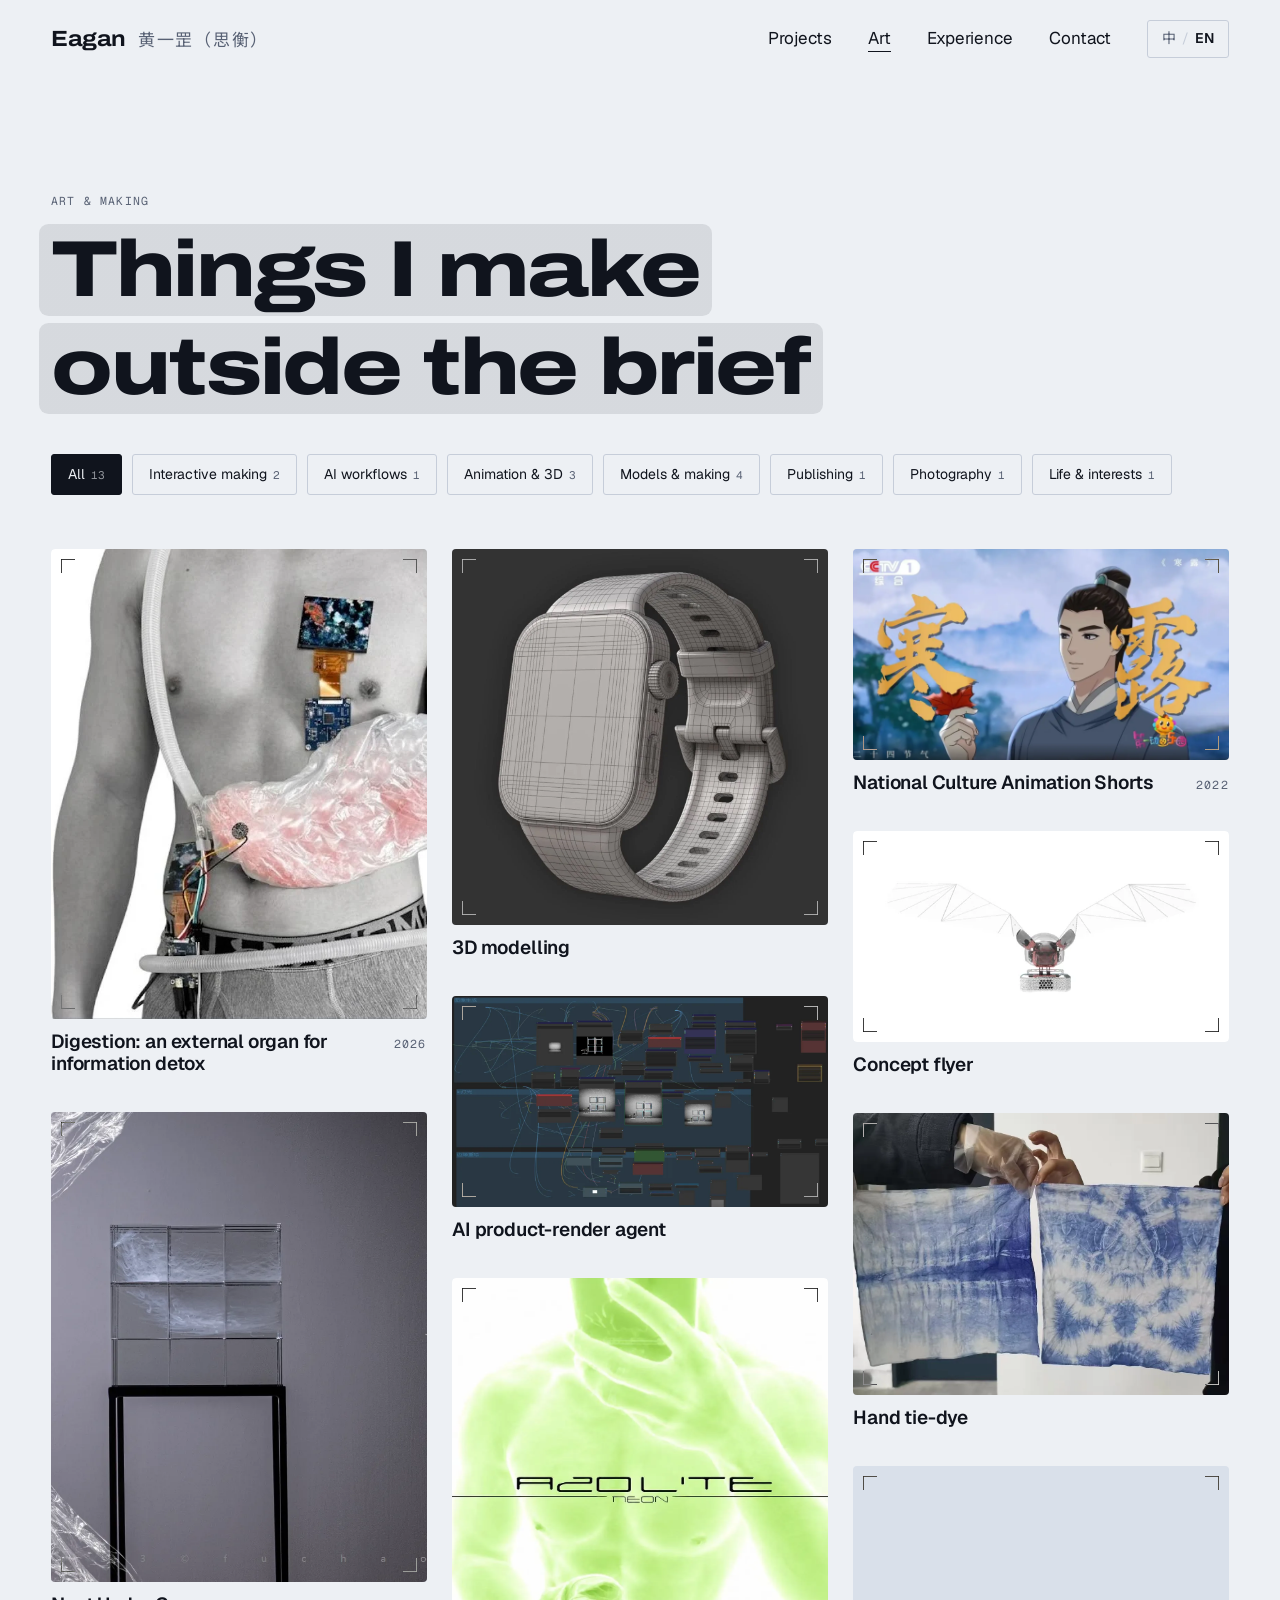
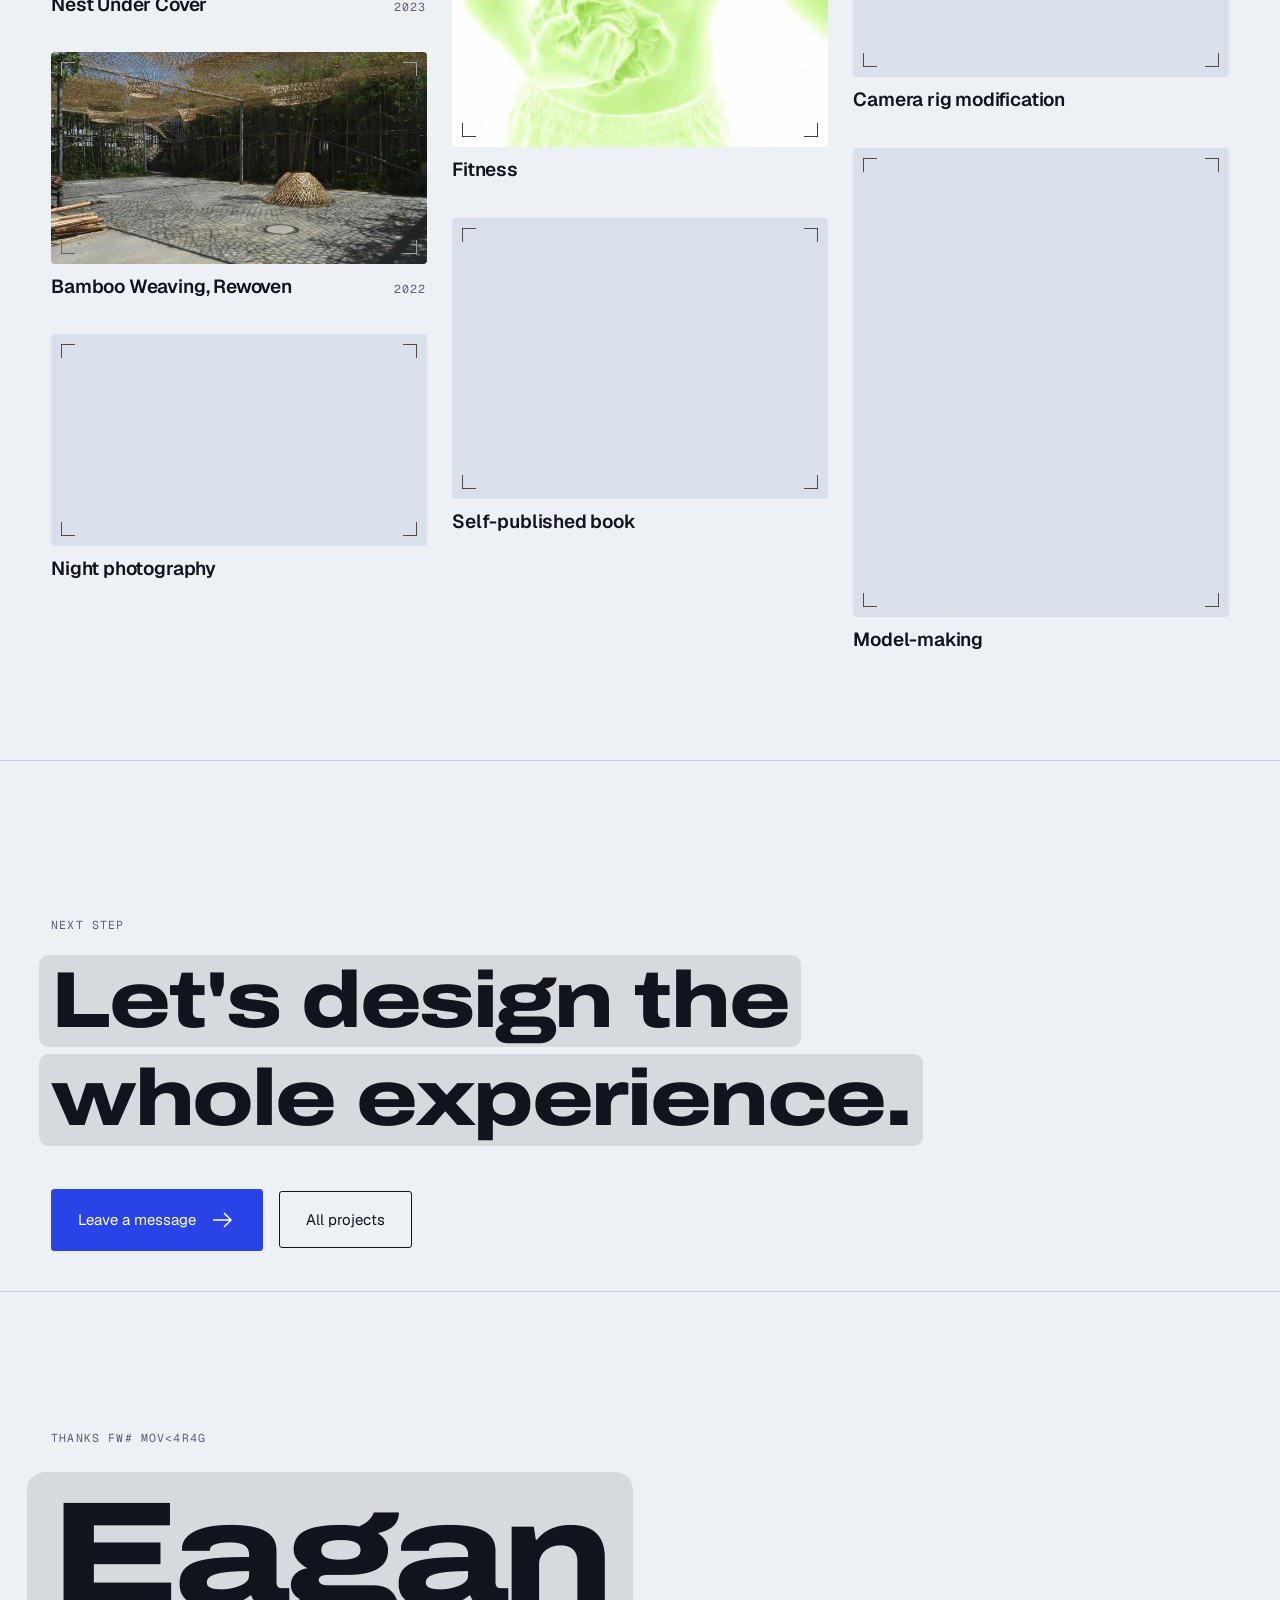
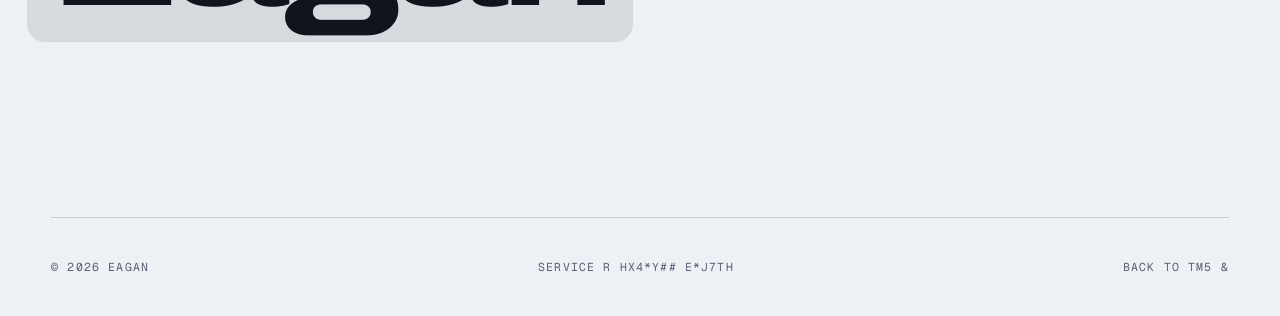
<file: art.html>
<!doctype html>
<html lang="en">
<head>
<meta charset="utf-8">
<meta name="viewport" content="width=device-width, initial-scale=1, viewport-fit=cover">
<title>Art · Eagan</title>
<meta name="claude:viewport-fit-sides" content="cover">
<meta name="description" content="Art works and making by Eagan.">
<link rel="preconnect" href="https://fonts.googleapis.com">
<link rel="preconnect" href="https://fonts.gstatic.com" crossorigin>
<link rel="preload" href="assets/fonts/geist-latin.woff2" as="font" type="font/woff2" crossorigin>
<link rel="preload" href="assets/fonts/archivo-latin.woff2" as="font" type="font/woff2" crossorigin>
<link rel="stylesheet" href="https://fonts.googleapis.com/css2?family=Noto+Sans+SC:wght@300;400;500;700&display=swap">
<link rel="stylesheet" href="assets/site.css">
<script>(function(){var d=document.documentElement,l;d.classList.add("js");try{l=localStorage.getItem("lang")}catch(e){}if(l!=="zh"&&l!=="en")l=/^zh/i.test(navigator.language||"")?"zh":"en";d.setAttribute("data-lang",l);d.lang=l==="zh"?"zh-CN":"en"})()</script>
</head>
<body>
<div class="curtain" aria-hidden="true"><span>Art</span></div>
<div class="progress" aria-hidden="true"></div>
<div class="cursor" aria-hidden="true"><div class="ring"><span>View</span></div><i class="xy"></i></div>
<header class="site-head">
  <div class="wrap">
    <a class="brand" href="index.html" data-label="Eagan">Eagan <span class="cjk">黄一罡（思衡）</span></a>
    <div class="head-right">
      <nav class="nav" aria-label="Main"><a href="work.html" data-label="Projects"><span class="roll"><span class="en" data-text="Projects">Projects</span><span class="zh" data-text="作品">作品</span></span></a><a href="art.html" aria-current="page" data-label="Art"><span class="roll"><span class="en" data-text="Art">Art</span><span class="zh" data-text="艺术创作">艺术创作</span></span></a><a href="experience.html" data-label="Experience"><span class="roll"><span class="en" data-text="Experience">Experience</span><span class="zh" data-text="经历">经历</span></span></a><a href="index.html#contact" data-label="Contact"><span class="roll"><span class="en" data-text="Contact">Contact</span><span class="zh" data-text="联系">联系</span></span></a></nav>
      <button class="lang-btn" type="button" data-lang-toggle aria-label="Switch language / 切换语言"><span data-l="zh">中</span><i>/</i><span data-l="en">EN</span></button>
    </div>
  </div>
</header>
<main>
<section class="page-hero" id="top"><div class="wrap">
  <p class="mono muted" data-reveal="fade"><span class="en">Art &amp; making</span><span class="zh" lang="zh-CN">艺术创作</span></p>
  <h1 class="display h-xl hd" data-split><span class="hl"><span class="en">Things I make outside the brief</span><span class="zh" lang="zh-CN">项目之外，我做的东西</span></span></h1>
  <div class="filters" role="group" aria-label="Filter" data-reveal style="--d:300ms"><button class="chip" type="button" data-filter="all" aria-pressed="true"><span class="en">All</span><span class="zh" lang="zh-CN">全部</span><span class="n">13</span></button><button class="chip" type="button" data-filter="digital" aria-pressed="false"><span class="en">Interactive making</span><span class="zh" lang="zh-CN">交互造物</span><span class="n">2</span></button><button class="chip" type="button" data-filter="ai" aria-pressed="false"><span class="en">AI workflows</span><span class="zh" lang="zh-CN">AI 工作流</span><span class="n">1</span></button><button class="chip" type="button" data-filter="animation" aria-pressed="false"><span class="en">Animation &amp; 3D</span><span class="zh" lang="zh-CN">动画与三维</span><span class="n">3</span></button><button class="chip" type="button" data-filter="making" aria-pressed="false"><span class="en">Models &amp; making</span><span class="zh" lang="zh-CN">模型与手作</span><span class="n">4</span></button><button class="chip" type="button" data-filter="publishing" aria-pressed="false"><span class="en">Publishing</span><span class="zh" lang="zh-CN">出版</span><span class="n">1</span></button><button class="chip" type="button" data-filter="photo" aria-pressed="false"><span class="en">Photography</span><span class="zh" lang="zh-CN">摄影</span><span class="n">1</span></button><button class="chip" type="button" data-filter="life" aria-pressed="false"><span class="en">Life &amp; interests</span><span class="zh" lang="zh-CN">生活与爱好</span><span class="n">1</span></button></div>
</div></section>
<section class="section" style="padding-top:0"><div class="wrap">
  <div class="art-grid" data-filter-grid><a class="art-item" href="#art-0" data-lightbox="art-0" data-cat="digital" data-cursor="Open" data-reveal style="--d:0ms">
  <div class="plate-wrap"><figure class="plate photo tall"><img src="assets/img/art/digestion.webp" alt="Digestion: an external organ for information detox" loading="lazy" decoding="async"></figure></div>
  <div class="art-meta"><span class="art-title"><span class="en">Digestion: an external organ for information detox</span><span class="zh" lang="zh-CN">Digestion：信息排毒的体外器官</span></span><span class="mono muted"><span>2026</span></span></div>
</a><a class="art-item" href="#art-1" data-lightbox="art-1" data-cat="digital" data-cursor="Open" data-reveal style="--d:90ms">
  <div class="plate-wrap"><figure class="plate photo tall"><img src="assets/img/art/nest-1.webp" alt="Nest Under Cover" loading="lazy" decoding="async"></figure></div>
  <div class="art-meta"><span class="art-title"><span class="en">Nest Under Cover</span><span class="zh" lang="zh-CN">覆巢</span></span><span class="mono muted"><span>2023</span></span></div>
</a><a class="art-item" href="#art-2" data-lightbox="art-2" data-cat="making" data-cursor="Open" data-reveal style="--d:180ms">
  <div class="plate-wrap"><figure class="plate photo wide"><img src="assets/img/art/bamboo-1.webp" alt="Bamboo Weaving, Rewoven" loading="lazy" decoding="async"></figure></div>
  <div class="art-meta"><span class="art-title"><span class="en">Bamboo Weaving, Rewoven</span><span class="zh" lang="zh-CN">竹编新生</span></span><span class="mono muted"><span>2022</span></span></div>
</a><a class="art-item" href="#art-3" data-lightbox="art-3" data-cat="photo" data-cursor="Open" data-reveal style="--d:0ms">
  <div class="plate-wrap"><figure class="plate photo wide"><img src="assets/img/art/night.webp" alt="Night photography" loading="lazy" decoding="async"></figure></div>
  <div class="art-meta"><span class="art-title"><span class="en">Night photography</span><span class="zh" lang="zh-CN">夜景摄影</span></span><span class="mono muted"></span></div>
</a><a class="art-item" href="#art-4" data-lightbox="art-4" data-cat="animation" data-cursor="Open" data-reveal style="--d:90ms">
  <div class="plate-wrap"><figure class="plate photo square"><img src="assets/img/art/watch.webp" alt="3D modelling" loading="lazy" decoding="async"></figure></div>
  <div class="art-meta"><span class="art-title"><span class="en">3D modelling</span><span class="zh" lang="zh-CN">三维建模</span></span><span class="mono muted"></span></div>
</a><a class="art-item" href="#art-5" data-lightbox="art-5" data-cat="ai" data-cursor="Open" data-reveal style="--d:180ms">
  <div class="plate-wrap"><figure class="plate photo wide"><img src="assets/img/art/ai-agent.webp" alt="AI product-render agent" loading="lazy" decoding="async"></figure></div>
  <div class="art-meta"><span class="art-title"><span class="en">AI product-render agent</span><span class="zh" lang="zh-CN">AI 产品渲染 Agent</span></span><span class="mono muted"></span></div>
</a><a class="art-item" href="#art-6" data-lightbox="art-6" data-cat="life" data-cursor="Open" data-reveal style="--d:0ms">
  <div class="plate-wrap"><figure class="plate photo tall"><img src="assets/img/art/fitness.webp" alt="Fitness" loading="lazy" decoding="async"></figure></div>
  <div class="art-meta"><span class="art-title"><span class="en">Fitness</span><span class="zh" lang="zh-CN">健身</span></span><span class="mono muted"></span></div>
</a><a class="art-item" href="#art-7" data-lightbox="art-7" data-cat="publishing" data-cursor="Open" data-reveal style="--d:90ms">
  <div class="plate-wrap"><figure class="plate photo land"><img src="assets/img/art/book.webp" alt="Self-published book" loading="lazy" decoding="async"></figure></div>
  <div class="art-meta"><span class="art-title"><span class="en">Self-published book</span><span class="zh" lang="zh-CN">自出版书籍</span></span><span class="mono muted"></span></div>
</a><a class="art-item" href="#art-8" data-lightbox="art-8" data-cat="animation" data-cursor="Open" data-reveal style="--d:180ms">
  <div class="plate-wrap"><figure class="plate photo wide"><img src="assets/img/art/cctv-handlu.webp" alt="National Culture Animation Shorts" loading="lazy" decoding="async"></figure></div>
  <div class="art-meta"><span class="art-title"><span class="en">National Culture Animation Shorts</span><span class="zh" lang="zh-CN">国家文化宣传动画短片</span></span><span class="mono muted"><span>2022</span></span></div>
</a><a class="art-item" href="#art-9" data-lightbox="art-9" data-cat="animation" data-cursor="Open" data-reveal style="--d:0ms">
  <div class="plate-wrap"><figure class="plate photo wide"><img src="assets/img/art/flyer-c.webp" alt="Concept flyer" loading="lazy" decoding="async"></figure></div>
  <div class="art-meta"><span class="art-title"><span class="en">Concept flyer</span><span class="zh" lang="zh-CN">概念飞行器</span></span><span class="mono muted"></span></div>
</a><a class="art-item" href="#art-10" data-lightbox="art-10" data-cat="making" data-cursor="Open" data-reveal style="--d:90ms">
  <div class="plate-wrap"><figure class="plate photo land"><img src="assets/img/art/tie-dye.webp" alt="Hand tie-dye" loading="lazy" decoding="async"></figure></div>
  <div class="art-meta"><span class="art-title"><span class="en">Hand tie-dye</span><span class="zh" lang="zh-CN">手工扎染</span></span><span class="mono muted"></span></div>
</a><a class="art-item" href="#art-11" data-lightbox="art-11" data-cat="making" data-cursor="Open" data-reveal style="--d:180ms">
  <div class="plate-wrap"><figure class="plate photo wide"><img src="assets/img/art/camera-rig.webp" alt="Camera rig modification" loading="lazy" decoding="async"></figure></div>
  <div class="art-meta"><span class="art-title"><span class="en">Camera rig modification</span><span class="zh" lang="zh-CN">摄影器材改装</span></span><span class="mono muted"></span></div>
</a><a class="art-item" href="#art-12" data-lightbox="art-12" data-cat="making" data-cursor="Open" data-reveal style="--d:0ms">
  <div class="plate-wrap"><figure class="plate photo tall"><img src="assets/img/art/print.webp" alt="Model-making" loading="lazy" decoding="async"></figure></div>
  <div class="art-meta"><span class="art-title"><span class="en">Model-making</span><span class="zh" lang="zh-CN">模型制作</span></span><span class="mono muted"></span></div>
</a></div>
</div></section>
<template id="art-0"><div class="lb-media lb-gal"><figure class="lb-main"><img src="assets/img/digestion/hero.jpg" alt="Digestion: an external organ for information detox" decoding="async"></figure><div class="lb-thumbs"><button class="lb-thumb is-on" type="button" data-src="assets/img/digestion/hero.jpg" aria-label="1 / 7"><img src="assets/img/digestion/hero.jpg" alt="" loading="lazy" decoding="async"></button><button class="lb-thumb" type="button" data-src="assets/img/digestion/01.jpg" aria-label="2 / 7"><img src="assets/img/digestion/01.jpg" alt="" loading="lazy" decoding="async"></button><button class="lb-thumb" type="button" data-src="assets/img/digestion/02.jpg" aria-label="3 / 7"><img src="assets/img/digestion/02.jpg" alt="" loading="lazy" decoding="async"></button><button class="lb-thumb" type="button" data-src="assets/img/digestion/03.jpg" aria-label="4 / 7"><img src="assets/img/digestion/03.jpg" alt="" loading="lazy" decoding="async"></button><button class="lb-thumb" type="button" data-src="assets/img/digestion/04.jpg" aria-label="5 / 7"><img src="assets/img/digestion/04.jpg" alt="" loading="lazy" decoding="async"></button><button class="lb-thumb" type="button" data-src="assets/img/digestion/05.jpg" aria-label="6 / 7"><img src="assets/img/digestion/05.jpg" alt="" loading="lazy" decoding="async"></button><button class="lb-thumb" type="button" data-src="assets/img/digestion/06.jpg" aria-label="7 / 7"><img src="assets/img/digestion/06.jpg" alt="" loading="lazy" decoding="async"></button><span class="lb-count mono muted">01 / 07</span></div></div>
<div class="lb-text"><p class="mono muted"><span class="en">Interactive making</span><span class="zh" lang="zh-CN">交互造物</span> · 2026</p><h2 class="display h-m"><span class="en">Digestion: an external organ for information detox</span><span class="zh" lang="zh-CN">Digestion：信息排毒的体外器官</span></h2><p><span class="en">A wearable &quot;external information stomach&quot; that reads the colours of what you watch on your phone and shows, through light and video, how well your mind is digesting it. An RGB sensor maps screen time onto a pH colour scale: green for learning, orange for entertainment, blue for social. When orange and blue pile up, the light turns red and the video turns turbulent. Built with PLA tube and film, resin, LED strips, screens and Arduino (11/2025 – 01/2026). Shown: the piece worn, then the six project boards.</span><span class="zh" lang="zh-CN">一个可穿戴的「体外信息胃」：读取你在手机上看的内容的颜色，再用光和影像显示大脑消化得怎么样。RGB 传感器把屏幕时间映射到 pH 色卡：绿色是学习，橙色是娱乐，蓝色是社交；橙色和蓝色堆积时，灯光变红，影像变得躁动。用 PLA 管与薄膜、树脂、LED 灯带、屏幕和 Arduino 制作（2025.11 – 2026.01）。图为佩戴效果和六张作品展板。</span></p></div></template><template id="art-1"><div class="lb-media lb-gal"><figure class="lb-main"><img src="assets/img/art/nest-3.webp" alt="Nest Under Cover" decoding="async"></figure><div class="lb-thumbs"><button class="lb-thumb is-on" type="button" data-src="assets/img/art/nest-3.webp" aria-label="1 / 3"><img src="assets/img/art/nest-3.webp" alt="" loading="lazy" decoding="async"></button><button class="lb-thumb" type="button" data-src="assets/img/art/nest-2.webp" aria-label="2 / 3"><img src="assets/img/art/nest-2.webp" alt="" loading="lazy" decoding="async"></button><button class="lb-thumb" type="button" data-src="assets/img/art/nest-1.webp" aria-label="3 / 3"><img src="assets/img/art/nest-1.webp" alt="" loading="lazy" decoding="async"></button><span class="lb-count mono muted">01 / 03</span></div></div>
<div class="lb-text"><p class="mono muted"><span class="en">Interactive making</span><span class="zh" lang="zh-CN">交互造物</span> · 2023</p><h2 class="display h-m"><span class="en">Nest Under Cover</span><span class="zh" lang="zh-CN">覆巢</span></h2><p><span class="en">An immersive interactive space made with two classmates at CAFA&#x27;s School of City Design. A laser-engraved display with holographic projection sits inside a projected environment; built on Chinese cultural motifs, with interactive animation made in self-taught UE5 Blueprints. Shown at China&#x27;s first International Digital Art Festival; I led the team to third place in the 15th Lanqiao Cup.</span><span class="zh" lang="zh-CN">与两位同学合作完成的沉浸式交互空间（中央美术学院城市设计学院）。激光雕刻展台结合全息投影，置于投影营造的场域之中；以中国文化元素为题，自学 UE5 蓝图制作交互动画。受邀参展中国首届国际数字艺术节，带队获得第十五届蓝桥杯全国三等奖。</span></p></div></template><template id="art-2"><div class="lb-media lb-gal"><figure class="lb-main"><img src="assets/img/art/bamboo-1.webp" alt="Bamboo Weaving, Rewoven" decoding="async"></figure><div class="lb-thumbs"><button class="lb-thumb is-on" type="button" data-src="assets/img/art/bamboo-1.webp" aria-label="1 / 4"><img src="assets/img/art/bamboo-1.webp" alt="" loading="lazy" decoding="async"></button><button class="lb-thumb" type="button" data-src="assets/img/art/bamboo-2.webp" aria-label="2 / 4"><img src="assets/img/art/bamboo-2.webp" alt="" loading="lazy" decoding="async"></button><button class="lb-thumb" type="button" data-src="assets/img/art/bamboo-3.webp" aria-label="3 / 4"><img src="assets/img/art/bamboo-3.webp" alt="" loading="lazy" decoding="async"></button><button class="lb-thumb" type="button" data-src="assets/img/art/bamboo-4.webp" aria-label="4 / 4"><img src="assets/img/art/bamboo-4.webp" alt="" loading="lazy" decoding="async"></button><span class="lb-count mono muted">01 / 04</span></div></div>
<div class="lb-text"><p class="mono muted"><span class="en">Models &amp; making</span><span class="zh" lang="zh-CN">模型与手作</span> · 2022</p><h2 class="display h-m"><span class="en">Bamboo Weaving, Rewoven</span><span class="zh" lang="zh-CN">竹编新生</span></h2><p><span class="en">Traditional bamboo weaving combined with parametric modelling. Led a 9-person team from heritage field research in Hangzhou and Fujian through measurement, modelling and bidding to a commercial project built in Hangzhou in 2022. Shown: the finished space in Hangzhou and weaving on site.</span><span class="zh" lang="zh-CN">传统竹编与参数化建模结合。带领 9 人团队，从杭州和福建的非遗田野调研开始，经过空间测量、参数化建模和设计投标，2022 年在杭州实现商业化落地。图为杭州落地后的竹编空间与现场编织。</span></p></div></template><template id="art-3"><div class="lb-media lb-gal"><figure class="lb-main"><img src="assets/img/art/night.webp" alt="Night photography" decoding="async"></figure></div>
<div class="lb-text"><p class="mono muted"><span class="en">Photography</span><span class="zh" lang="zh-CN">摄影</span></p><h2 class="display h-m"><span class="en">Night photography</span><span class="zh" lang="zh-CN">夜景摄影</span></h2><p><span class="en">A night shot by the river; the figures are broken up with pixel and colour-shift effects.</span><span class="zh" lang="zh-CN">江边夜景，人物用像素化和色彩错位处理。</span></p></div></template><template id="art-4"><div class="lb-media lb-gal"><figure class="lb-main"><img src="assets/img/art/cad-part.webp" alt="3D modelling" decoding="async"></figure><div class="lb-thumbs"><button class="lb-thumb is-on" type="button" data-src="assets/img/art/cad-part.webp" aria-label="1 / 2"><img src="assets/img/art/cad-part.webp" alt="" loading="lazy" decoding="async"></button><button class="lb-thumb" type="button" data-src="assets/img/art/watch.webp" aria-label="2 / 2"><img src="assets/img/art/watch.webp" alt="" loading="lazy" decoding="async"></button><span class="lb-count mono muted">01 / 02</span></div></div>
<div class="lb-text"><p class="mono muted"><span class="en">Animation &amp; 3D</span><span class="zh" lang="zh-CN">动画与三维</span></p><h2 class="display h-m"><span class="en">3D modelling</span><span class="zh" lang="zh-CN">三维建模</span></h2><p><span class="en">3D modelling: a mechanical part built to the dimensions of an engineering drawing, and a subdivision-surface smartwatch (shown as its wireframe).</span><span class="zh" lang="zh-CN">三维建模：按工程图尺寸建模的机械零件，以及细分曲面建模的智能手表（图为布线）。</span></p></div></template><template id="art-5"><div class="lb-media lb-gal"><figure class="lb-main"><img src="assets/img/art/ai-agent.webp" alt="AI product-render agent" decoding="async"></figure></div>
<div class="lb-text"><p class="mono muted"><span class="en">AI workflows</span><span class="zh" lang="zh-CN">AI 工作流</span></p><h2 class="display h-m"><span class="en">AI product-render agent</span><span class="zh" lang="zh-CN">AI 产品渲染 Agent</span></h2><p><span class="en">A ComfyUI node workflow I built that turns a product line drawing into a presentable render in three stages: image generation, IC-Light relighting and edge repainting. Shown: the full workflow.</span><span class="zh" lang="zh-CN">我搭建的 ComfyUI 节点工作流，把产品线稿变成可展示的渲染图，分三段完成：图像生成、IC-Light 重新打光、边缘重绘。图为工作流全貌。</span></p></div></template><template id="art-6"><div class="lb-media lb-gal"><figure class="lb-main"><img src="assets/img/art/fitness.webp" alt="Fitness" decoding="async"></figure></div>
<div class="lb-text"><p class="mono muted"><span class="en">Life &amp; interests</span><span class="zh" lang="zh-CN">生活与爱好</span></p><h2 class="display h-m"><span class="en">Fitness</span><span class="zh" lang="zh-CN">健身</span></h2><p><span class="en">Training is my daily practice of discipline and body awareness. Shown: a poster I made around it.</span><span class="zh" lang="zh-CN">健身是我日常的自律和身体感知练习。图为以此为题做的一张视觉海报。</span></p></div></template><template id="art-7"><div class="lb-media lb-gal"><figure class="lb-main"><img src="assets/img/art/book.webp" alt="Self-published book" decoding="async"></figure></div>
<div class="lb-text"><p class="mono muted"><span class="en">Publishing</span><span class="zh" lang="zh-CN">出版</span></p><h2 class="display h-m"><span class="en">Self-published book</span><span class="zh" lang="zh-CN">自出版书籍</span></h2><p><span class="en">A book I published myself. Shown: an inside spread, black plant silhouettes laid over photographs.</span><span class="zh" lang="zh-CN">我自己出版的一本书。图为内页跨页：黑色的植物剪影叠在实景照片之上。</span></p></div></template><template id="art-8"><div class="lb-media lb-gal"><figure class="lb-main"><img src="assets/img/art/cctv-handlu.webp" alt="National Culture Animation Shorts" decoding="async"></figure></div>
<div class="lb-text"><p class="mono muted"><span class="en">Animation &amp; 3D</span><span class="zh" lang="zh-CN">动画与三维</span> · 2022</p><h2 class="display h-m"><span class="en">National Culture Animation Shorts</span><span class="zh" lang="zh-CN">国家文化宣传动画短片</span></h2><p><span class="en">3 characters, 8 scenes and 9 props for three national cultural promotion shorts at CCTV Pioneer Media, broadcast on CCTV-1 in November 2022. Shown: a frame from Cold Dew (Twenty-Four Solar Terms) as aired on CCTV-1.</span><span class="zh" lang="zh-CN">在央视先锋传媒为三部国家文化宣传动画短片设计 3 个角色、8 个场景和 9 个道具，2022 年 11 月在 CCTV-1 播出。图为 CCTV-1 播出的《寒露》画面（二十四节气）。</span></p></div></template><template id="art-9"><div class="lb-media lb-gal"><figure class="lb-main"><img src="assets/img/art/flyer.webp" alt="Concept flyer" decoding="async"></figure></div>
<div class="lb-text"><p class="mono muted"><span class="en">Animation &amp; 3D</span><span class="zh" lang="zh-CN">动画与三维</span></p><h2 class="display h-m"><span class="en">Concept flyer</span><span class="zh" lang="zh-CN">概念飞行器</span></h2><p><span class="en">3D modelling and rendering of a concept flyer: a transparent body that shows its inner structure, with ribbed membrane wings. Three angles shown.</span><span class="zh" lang="zh-CN">概念飞行器的三维建模与渲染：透明机身露出内部结构，两侧是带骨架的膜翼。图为三个角度。</span></p></div></template><template id="art-10"><div class="lb-media lb-gal"><figure class="lb-main"><img src="assets/img/art/tie-dye.webp" alt="Hand tie-dye" decoding="async"></figure></div>
<div class="lb-text"><p class="mono muted"><span class="en">Models &amp; making</span><span class="zh" lang="zh-CN">模型与手作</span></p><h2 class="display h-m"><span class="en">Hand tie-dye</span><span class="zh" lang="zh-CN">手工扎染</span></h2><p><span class="en">Hand tie-dye: two cloths folded and bound in different ways come out with quite different patterns.</span><span class="zh" lang="zh-CN">手工扎染：两块方巾用不同的折叠和捆扎方式，染出完全不同的纹样。</span></p></div></template><template id="art-11"><div class="lb-media lb-gal"><figure class="lb-main"><img src="assets/img/art/camera-rig.webp" alt="Camera rig modification" decoding="async"></figure></div>
<div class="lb-text"><p class="mono muted"><span class="en">Models &amp; making</span><span class="zh" lang="zh-CN">模型与手作</span></p><h2 class="display h-m"><span class="en">Camera rig modification</span><span class="zh" lang="zh-CN">摄影器材改装</span></h2><p><span class="en">A tracked rover rebuilt as a phone camera platform: I wrote the control code, drew the exploded view and assembly details, 3D-printed the housing and put it together. Shown: from code to the finished rig.</span><span class="zh" lang="zh-CN">把履带小车改装成手机拍摄平台：编写运行代码，绘制爆炸图和组装细节，3D 打印外壳后组装成实物。图为从代码到成品的过程。</span></p></div></template><template id="art-12"><div class="lb-media lb-gal"><figure class="lb-main"><img src="assets/img/art/print.webp" alt="Model-making" decoding="async"></figure></div>
<div class="lb-text"><p class="mono muted"><span class="en">Models &amp; making</span><span class="zh" lang="zh-CN">模型与手作</span></p><h2 class="display h-m"><span class="en">Model-making</span><span class="zh" lang="zh-CN">模型制作</span></h2><p><span class="en">A curved model mid-print on a 3D printer, with tree supports holding up the overhangs.</span><span class="zh" lang="zh-CN">3D 打印中的曲面模型，树状支撑托住悬空的部分。</span></p></div></template>
<div class="lightbox" role="dialog" aria-modal="true" aria-label="Artwork" hidden>
  <button class="lb-close mono" type="button" data-lb-close><span class="en">Close</span><span class="zh" lang="zh-CN">关闭</span> ✕</button>
  <button class="lb-nav lb-prev" type="button" data-lb-step="-1"><svg width="18" height="18" viewBox="0 0 28 28" aria-hidden="true"><path d="M23 14H5M12 7l-7 7 7 7" fill="none" stroke="currentColor" stroke-width="1.6"/></svg><span class="lb-nav-t mono"><span class="en">Previous</span><span class="zh" lang="zh-CN">上一张</span></span></button><button class="lb-nav lb-next" type="button" data-lb-step="1"><svg width="28" height="28" viewBox="0 0 28 28" aria-hidden="true"><path d="M5 14h18M16 7l7 7-7 7" fill="none" stroke="currentColor" stroke-width="1.5"/></svg><span class="lb-nav-t mono"><span class="en">Next</span><span class="zh" lang="zh-CN">下一张</span></span></button>
  <div class="lb-body"></div>
</div>
<section class="cta"><div class="wrap">
  <p class="mono muted" data-reveal><span class="en">Next step</span><span class="zh" lang="zh-CN">下一步</span></p>
  <h2 class="display h-xl hd" data-split><span class="hl"><span class="en">Let&#x27;s design the whole experience.</span><span class="zh" lang="zh-CN">一起设计完整的体验。</span></span></h2>
  <div class="cta-row" data-reveal>
    <a class="btn accent" href="index.html#contact" data-magnetic data-label="Contact"><span class="en">Leave a message</span><span class="zh" lang="zh-CN">给我留言</span> <svg width="28" height="28" viewBox="0 0 28 28" aria-hidden="true"><path d="M5 14h18M16 7l7 7-7 7" fill="none" stroke="currentColor" stroke-width="1.5"/></svg></a>
    <a class="btn" href="work.html" data-magnetic data-label="Projects"><span class="en">All projects</span><span class="zh" lang="zh-CN">全部作品</span></a>
  </div>
</div></section>
<section class="field-host end-band" aria-label="Eagan">
  <canvas class="field" data-lines="18" aria-hidden="true"></canvas>
  <div class="wrap">
    <p class="mono muted" data-reveal="fade"><span class="en">Thanks for visiting</span><span class="zh" lang="zh-CN">感谢浏览</span></p>
    <div class="hero-name end-name"><p class="display h-xxl hd" data-split data-vf><span class="hl">Eagan</span></p></div>
  </div>
</section>
</main>
<footer class="wrap">
  <div class="foot mono">
    <span>© 2026 Eagan</span>
    <span><span class="en">Service &amp; product design</span><span class="zh" lang="zh-CN">服务设计 · 产品设计</span></span>
    <a href="#top" data-label="Top"><span class="en">Back to top ↑</span><span class="zh" lang="zh-CN">回到顶部 ↑</span></a>
  </div>
</footer>
<script src="assets/site.js"></script>
</body>
</html>
</file>
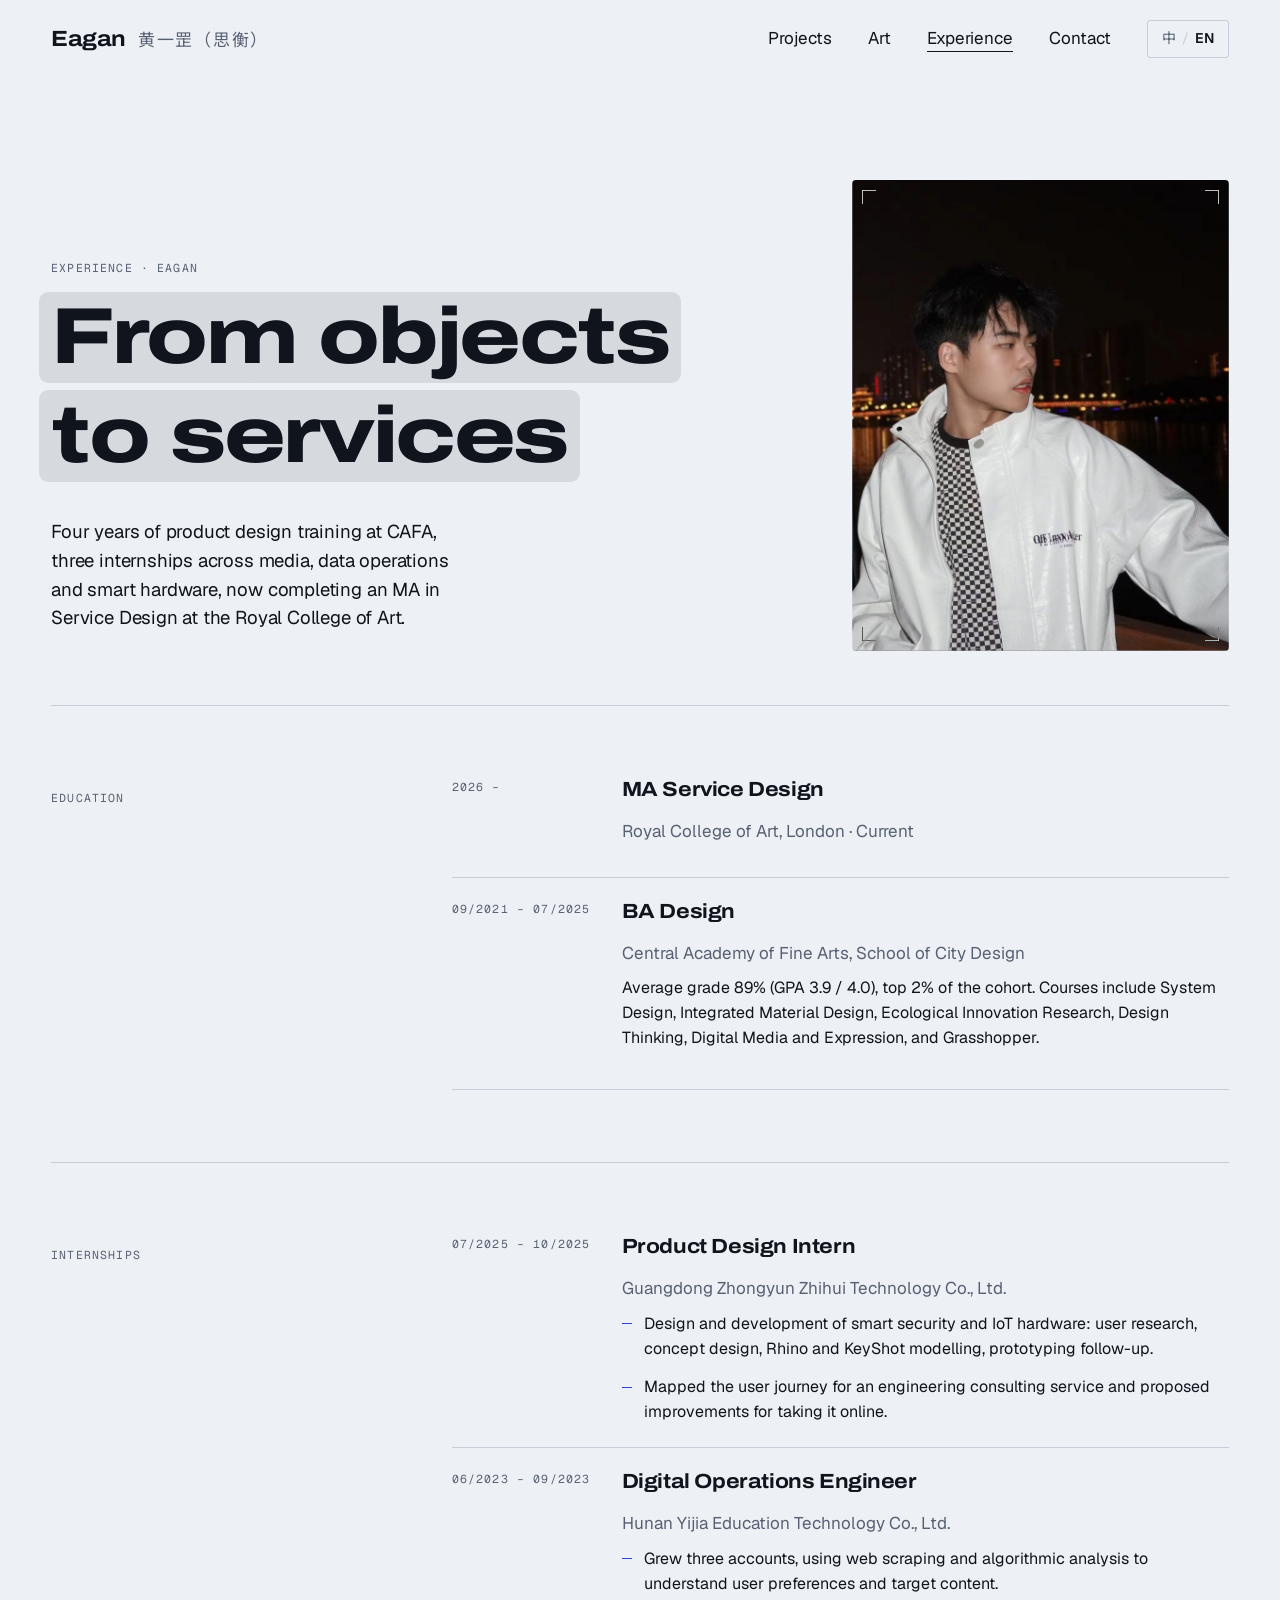
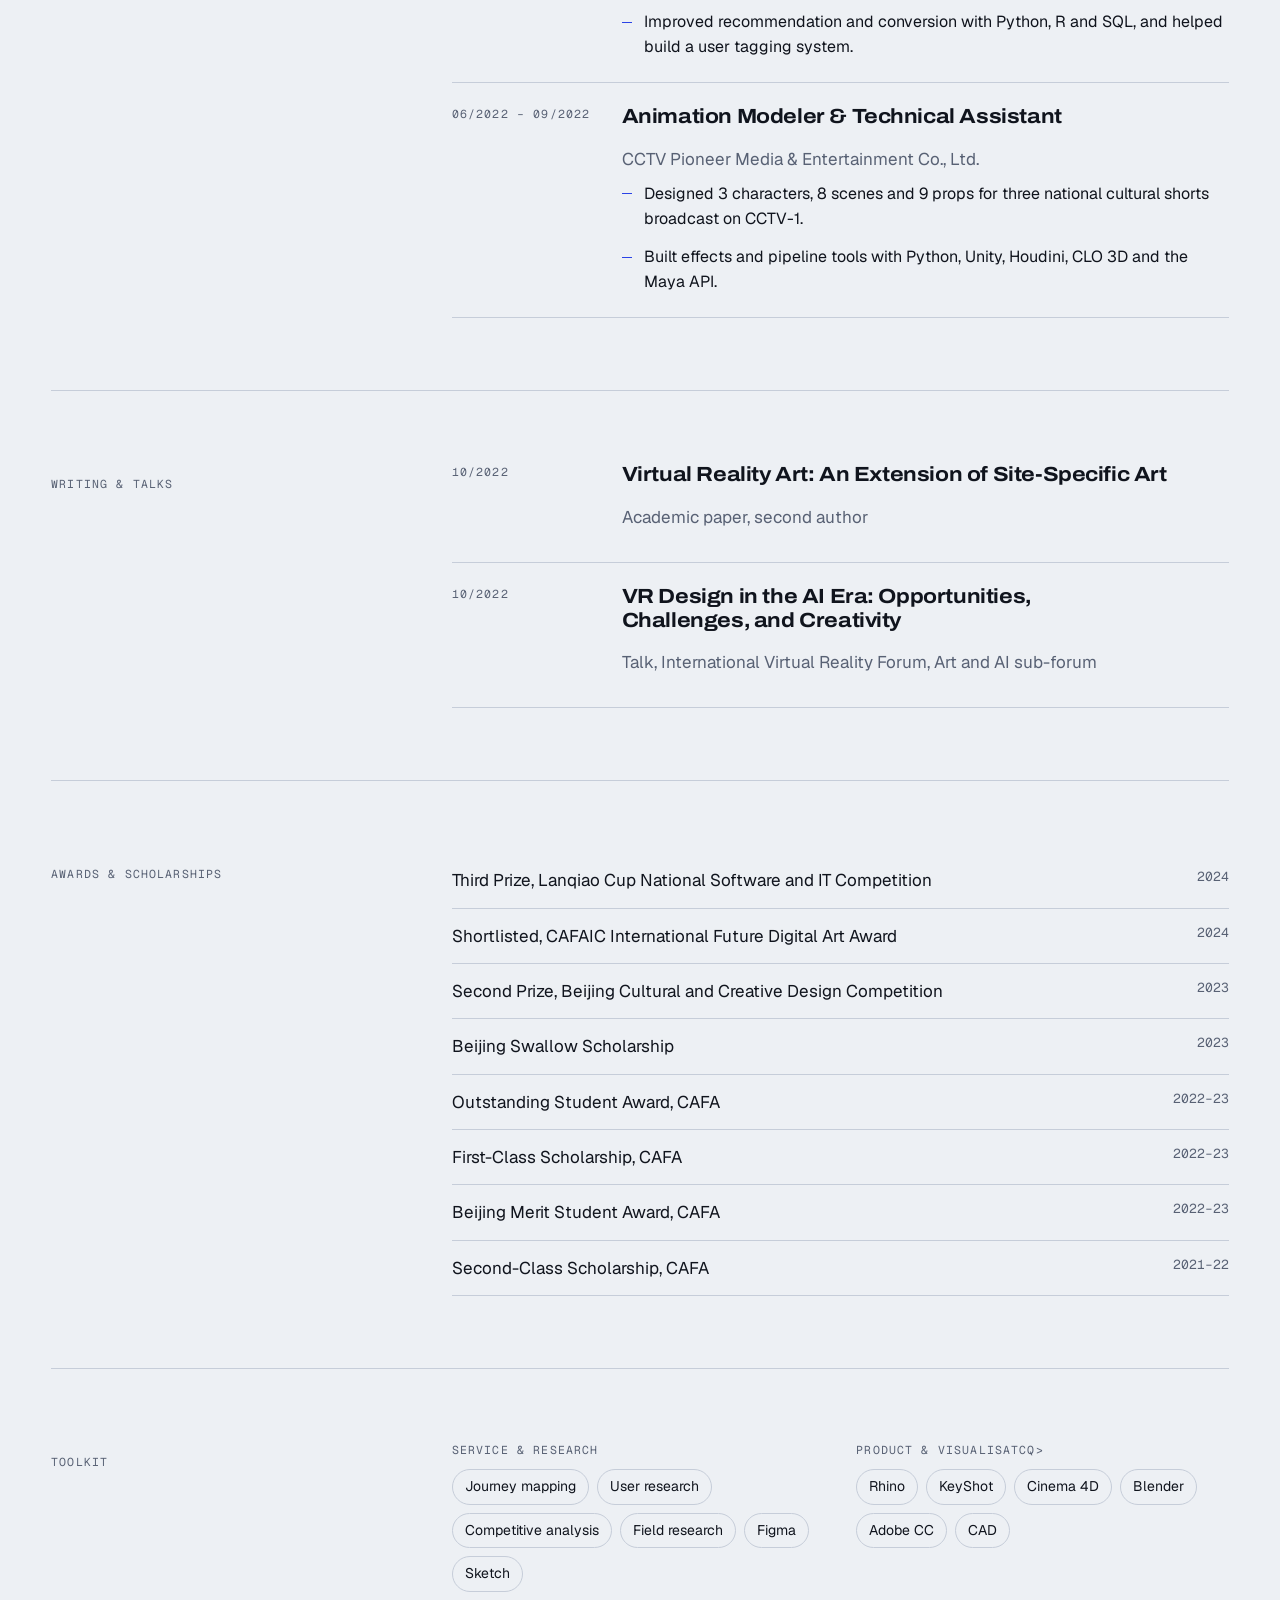
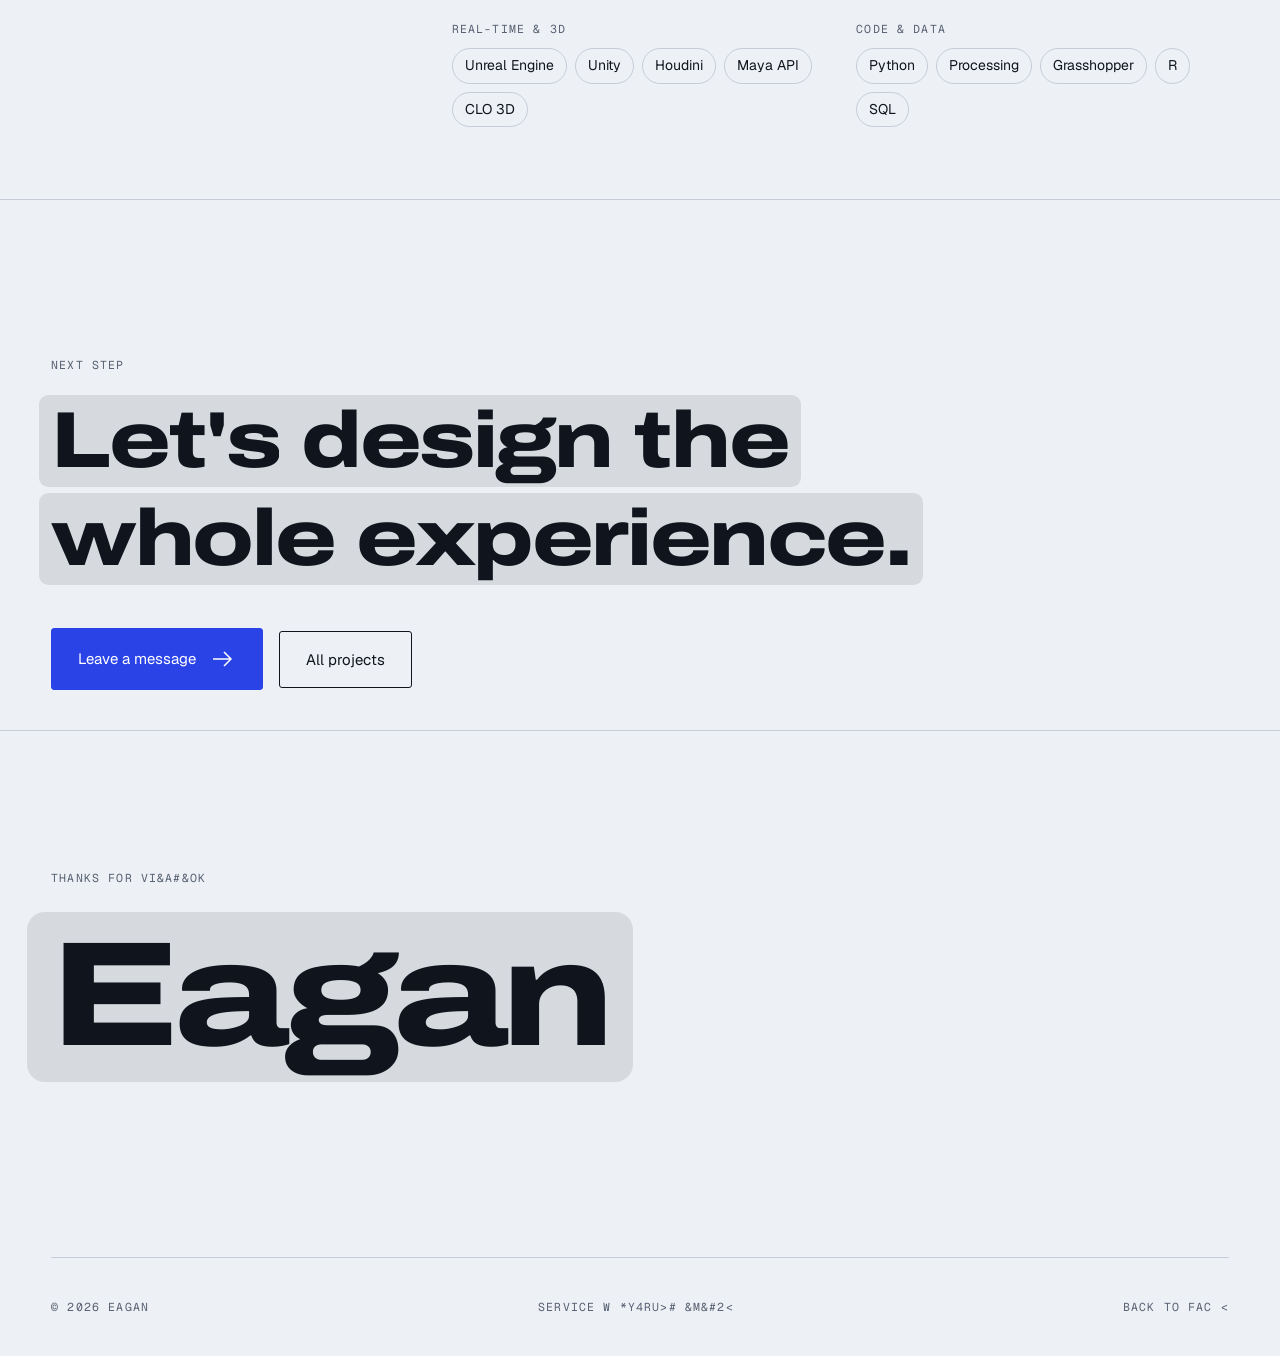
<file: experience.html>
<!doctype html>
<html lang="en">
<head>
<meta charset="utf-8">
<meta name="viewport" content="width=device-width, initial-scale=1, viewport-fit=cover">
<title>Experience · Eagan</title>
<meta name="claude:viewport-fit-sides" content="cover">
<meta name="description" content="Education, internships and awards of Eagan.">
<link rel="preconnect" href="https://fonts.googleapis.com">
<link rel="preconnect" href="https://fonts.gstatic.com" crossorigin>
<link rel="preload" href="assets/fonts/geist-latin.woff2" as="font" type="font/woff2" crossorigin>
<link rel="preload" href="assets/fonts/archivo-latin.woff2" as="font" type="font/woff2" crossorigin>
<link rel="stylesheet" href="https://fonts.googleapis.com/css2?family=Noto+Sans+SC:wght@300;400;500;700&display=swap">
<link rel="stylesheet" href="assets/site.css">
<script>(function(){var d=document.documentElement,l;d.classList.add("js");try{l=localStorage.getItem("lang")}catch(e){}if(l!=="zh"&&l!=="en")l=/^zh/i.test(navigator.language||"")?"zh":"en";d.setAttribute("data-lang",l);d.lang=l==="zh"?"zh-CN":"en"})()</script>
</head>
<body>
<div class="curtain" aria-hidden="true"><span>Experience</span></div>
<div class="progress" aria-hidden="true"></div>
<div class="cursor" aria-hidden="true"><div class="ring"><span>View</span></div><i class="xy"></i></div>
<header class="site-head">
  <div class="wrap">
    <a class="brand" href="index.html" data-label="Eagan">Eagan <span class="cjk">黄一罡（思衡）</span></a>
    <div class="head-right">
      <nav class="nav" aria-label="Main"><a href="work.html" data-label="Projects"><span class="roll"><span class="en" data-text="Projects">Projects</span><span class="zh" data-text="作品">作品</span></span></a><a href="art.html" data-label="Art"><span class="roll"><span class="en" data-text="Art">Art</span><span class="zh" data-text="艺术创作">艺术创作</span></span></a><a href="experience.html" aria-current="page" data-label="Experience"><span class="roll"><span class="en" data-text="Experience">Experience</span><span class="zh" data-text="经历">经历</span></span></a><a href="index.html#contact" data-label="Contact"><span class="roll"><span class="en" data-text="Contact">Contact</span><span class="zh" data-text="联系">联系</span></span></a></nav>
      <button class="lang-btn" type="button" data-lang-toggle aria-label="Switch language / 切换语言"><span data-l="zh">中</span><i>/</i><span data-l="en">EN</span></button>
    </div>
  </div>
</header>
<main>
<section class="page-hero" id="top"><div class="wrap about-top">
  <div class="txt">
    <p class="mono muted" data-reveal="fade"><span class="en">Experience · Eagan</span><span class="zh" lang="zh-CN">经历 · 黄一罡（思衡）</span></p>
    <h1 class="display h-xl hd" data-split><span class="hl"><span class="en">From objects to services</span><span class="zh" lang="zh-CN">从物件到服务</span></span></h1>
    <p class="lede" style="margin-top:32px" data-reveal><span class="en">Four years of product design training at CAFA, three internships across media, data operations and smart hardware, now completing an MA in Service Design at the Royal College of Art.</span><span class="zh" lang="zh-CN">中央美术学院四年产品设计训练，三段横跨媒体、数据运营与智能硬件的实习，现于英国皇家艺术学院攻读服务设计硕士。</span></p>
  </div>
  <div class="pic" data-reveal="clip"><figure class="plate photo tall"><img src="assets/img/portrait.jpg" alt="Eagan" loading="lazy" decoding="async"></figure></div>
</div></section>
<section class="wrap">
  <div class="block"><div class="lab"><p class="mono muted" data-reveal><span class="en">Education</span><span class="zh" lang="zh-CN">教育背景</span></p></div><div class="body"><div class="tl"><div class="tl-item" data-reveal><span class="when mono">2026 –</span>
  <div><h3 class="display h-s"><span class="en">MA Service Design</span><span class="zh" lang="zh-CN">服务设计 硕士</span></h3><p class="org"><span class="en">Royal College of Art, London · Current</span><span class="zh" lang="zh-CN">英国皇家艺术学院 · 在读</span></p></div></div><div class="tl-item" data-reveal><span class="when mono">09/2021 – 07/2025</span>
  <div><h3 class="display h-s"><span class="en">BA Design</span><span class="zh" lang="zh-CN">设计学 学士</span></h3><p class="org"><span class="en">Central Academy of Fine Arts, School of City Design</span><span class="zh" lang="zh-CN">中央美术学院 城市设计学院</span></p><div class="prose"><p><span class="en">Average grade 89% (GPA 3.9 / 4.0), top 2% of the cohort. Courses include System Design, Integrated Material Design, Ecological Innovation Research, Design Thinking, Digital Media and Expression, and Grasshopper.</span><span class="zh" lang="zh-CN">平均成绩 89%（GPA 3.9 / 4.0），专业前 2%。主修课程包括系统设计、综合材料设计、生态创新研究、设计思维、数字媒体与表达、Grasshopper 等。</span></p></div></div></div></div></div></div>
  <div class="block"><div class="lab"><p class="mono muted" data-reveal><span class="en">Internships</span><span class="zh" lang="zh-CN">实习经历</span></p></div><div class="body"><div class="tl"><div class="tl-item" data-reveal><span class="when mono">07/2025 – 10/2025</span>
  <div><h3 class="display h-s"><span class="en">Product Design Intern</span><span class="zh" lang="zh-CN">产品设计实习生</span></h3><p class="org"><span class="en">Guangdong Zhongyun Zhihui Technology Co., Ltd.</span><span class="zh" lang="zh-CN">广东中云智慧科技有限公司</span></p><div class="prose"><ul><li><span class="en">Design and development of smart security and IoT hardware: user research, concept design, Rhino and KeyShot modelling, prototyping follow-up.</span><span class="zh" lang="zh-CN">参与智能安防与物联网硬件的设计研发：用户研究、概念设计、Rhino 与 KeyShot 建模渲染、打样跟进。</span></li><li><span class="en">Mapped the user journey for an engineering consulting service and proposed improvements for taking it online.</span><span class="zh" lang="zh-CN">梳理工程咨询服务的用户旅程，提出线上化流程优化建议。</span></li></ul></div></div></div><div class="tl-item" data-reveal><span class="when mono">06/2023 – 09/2023</span>
  <div><h3 class="display h-s"><span class="en">Digital Operations Engineer</span><span class="zh" lang="zh-CN">数字运营工程师</span></h3><p class="org"><span class="en">Hunan Yijia Education Technology Co., Ltd.</span><span class="zh" lang="zh-CN">湖南易佳教育科技有限公司</span></p><div class="prose"><ul><li><span class="en">Grew three accounts, using web scraping and algorithmic analysis to understand user preferences and target content.</span><span class="zh" lang="zh-CN">负责三个账号的孵化与推广，通过数据抓取和算法分析了解用户偏好，精准投放内容。</span></li><li><span class="en">Improved recommendation and conversion with Python, R and SQL, and helped build a user tagging system.</span><span class="zh" lang="zh-CN">使用 Python、R 和 SQL 优化推荐与转化，并协助搭建用户标签体系。</span></li></ul></div></div></div><div class="tl-item" data-reveal><span class="when mono">06/2022 – 09/2022</span>
  <div><h3 class="display h-s"><span class="en">Animation Modeler &amp; Technical Assistant</span><span class="zh" lang="zh-CN">动画建模师兼技术助理</span></h3><p class="org"><span class="en">CCTV Pioneer Media &amp; Entertainment Co., Ltd.</span><span class="zh" lang="zh-CN">央视先锋传媒有限公司</span></p><div class="prose"><ul><li><span class="en">Designed 3 characters, 8 scenes and 9 props for three national cultural shorts broadcast on CCTV-1.</span><span class="zh" lang="zh-CN">为三部在 CCTV-1 播出的国家文化宣传短片设计 3 个角色、8 个场景和 9 个道具。</span></li><li><span class="en">Built effects and pipeline tools with Python, Unity, Houdini, CLO 3D and the Maya API.</span><span class="zh" lang="zh-CN">使用 Python、Unity、Houdini、CLO 3D 和 Maya API 制作特效与流程工具。</span></li></ul></div></div></div></div></div></div>
  <div class="block"><div class="lab"><p class="mono muted" data-reveal><span class="en">Writing &amp; talks</span><span class="zh" lang="zh-CN">论文与演讲</span></p></div><div class="body"><div class="tl"><div class="tl-item" data-reveal><span class="when mono">10/2022</span>
  <div><h3 class="display h-s"><span class="en">Virtual Reality Art: An Extension of Site-Specific Art</span><span class="zh" lang="zh-CN">《虚拟现实艺术：特定场域艺术的延伸》</span></h3><p class="org"><span class="en">Academic paper, second author</span><span class="zh" lang="zh-CN">学术论文，第二作者</span></p></div></div><div class="tl-item" data-reveal><span class="when mono">10/2022</span>
  <div><h3 class="display h-s"><span class="en">VR Design in the AI Era: Opportunities, Challenges, and Creativity</span><span class="zh" lang="zh-CN">《AI 时代的 VR 设计：机遇、挑战与创造力》</span></h3><p class="org"><span class="en">Talk, International Virtual Reality Forum, Art and AI sub-forum</span><span class="zh" lang="zh-CN">国际虚拟现实论坛 艺术与 AI 分论坛 演讲</span></p></div></div></div></div></div>
  <div class="block"><div class="lab"><p class="mono muted" data-reveal><span class="en">Awards &amp; scholarships</span><span class="zh" lang="zh-CN">奖项与奖学金</span></p></div><div class="body" data-reveal><table class="awards"><tbody><tr><td><span class="en">Third Prize, Lanqiao Cup National Software and IT Competition</span><span class="zh" lang="zh-CN">蓝桥杯全国软件和信息技术专业人才大赛 三等奖</span></td><td>2024</td></tr><tr><td><span class="en">Shortlisted, CAFAIC International Future Digital Art Award</span><span class="zh" lang="zh-CN">CAFAIC 国际未来数字艺术奖 入围</span></td><td>2024</td></tr><tr><td><span class="en">Second Prize, Beijing Cultural and Creative Design Competition</span><span class="zh" lang="zh-CN">北京文化创意设计大赛 二等奖</span></td><td>2023</td></tr><tr><td><span class="en">Beijing Swallow Scholarship</span><span class="zh" lang="zh-CN">Beijing Swallow Scholarship（北京）</span></td><td>2023</td></tr><tr><td><span class="en">Outstanding Student Award, CAFA</span><span class="zh" lang="zh-CN">中央美术学院 优秀学生</span></td><td>2022–23</td></tr><tr><td><span class="en">First-Class Scholarship, CAFA</span><span class="zh" lang="zh-CN">中央美术学院 一等奖学金</span></td><td>2022–23</td></tr><tr><td><span class="en">Beijing Merit Student Award, CAFA</span><span class="zh" lang="zh-CN">中央美术学院 北京市三好学生</span></td><td>2022–23</td></tr><tr><td><span class="en">Second-Class Scholarship, CAFA</span><span class="zh" lang="zh-CN">中央美术学院 二等奖学金</span></td><td>2021–22</td></tr></tbody></table></div></div>
  <div class="block"><div class="lab"><p class="mono muted" data-reveal><span class="en">Toolkit</span><span class="zh" lang="zh-CN">技能</span></p></div><div class="body"><div class="kit"><div data-reveal><h3 class="mono"><span class="en">Service &amp; research</span><span class="zh" lang="zh-CN">服务与研究</span></h3><div class="pills"><span>Journey mapping</span><span>User research</span><span>Competitive analysis</span><span>Field research</span><span>Figma</span><span>Sketch</span></div></div><div data-reveal><h3 class="mono"><span class="en">Product &amp; visualisation</span><span class="zh" lang="zh-CN">产品与可视化</span></h3><div class="pills"><span>Rhino</span><span>KeyShot</span><span>Cinema 4D</span><span>Blender</span><span>Adobe CC</span><span>CAD</span></div></div><div data-reveal><h3 class="mono"><span class="en">Real-time &amp; 3D</span><span class="zh" lang="zh-CN">实时与三维</span></h3><div class="pills"><span>Unreal Engine</span><span>Unity</span><span>Houdini</span><span>Maya API</span><span>CLO 3D</span></div></div><div data-reveal><h3 class="mono"><span class="en">Code &amp; data</span><span class="zh" lang="zh-CN">代码与数据</span></h3><div class="pills"><span>Python</span><span>Processing</span><span>Grasshopper</span><span>R</span><span>SQL</span></div></div></div></div></div>
</section>
<section class="cta"><div class="wrap">
  <p class="mono muted" data-reveal><span class="en">Next step</span><span class="zh" lang="zh-CN">下一步</span></p>
  <h2 class="display h-xl hd" data-split><span class="hl"><span class="en">Let&#x27;s design the whole experience.</span><span class="zh" lang="zh-CN">一起设计完整的体验。</span></span></h2>
  <div class="cta-row" data-reveal>
    <a class="btn accent" href="index.html#contact" data-magnetic data-label="Contact"><span class="en">Leave a message</span><span class="zh" lang="zh-CN">给我留言</span> <svg width="28" height="28" viewBox="0 0 28 28" aria-hidden="true"><path d="M5 14h18M16 7l7 7-7 7" fill="none" stroke="currentColor" stroke-width="1.5"/></svg></a>
    <a class="btn" href="work.html" data-magnetic data-label="Projects"><span class="en">All projects</span><span class="zh" lang="zh-CN">全部作品</span></a>
  </div>
</div></section>
<section class="field-host end-band" aria-label="Eagan">
  <canvas class="field" data-lines="18" aria-hidden="true"></canvas>
  <div class="wrap">
    <p class="mono muted" data-reveal="fade"><span class="en">Thanks for visiting</span><span class="zh" lang="zh-CN">感谢浏览</span></p>
    <div class="hero-name end-name"><p class="display h-xxl hd" data-split data-vf><span class="hl">Eagan</span></p></div>
  </div>
</section>
</main>
<footer class="wrap">
  <div class="foot mono">
    <span>© 2026 Eagan</span>
    <span><span class="en">Service &amp; product design</span><span class="zh" lang="zh-CN">服务设计 · 产品设计</span></span>
    <a href="#top" data-label="Top"><span class="en">Back to top ↑</span><span class="zh" lang="zh-CN">回到顶部 ↑</span></a>
  </div>
</footer>
<script src="assets/site.js"></script>
</body>
</html>
</file>
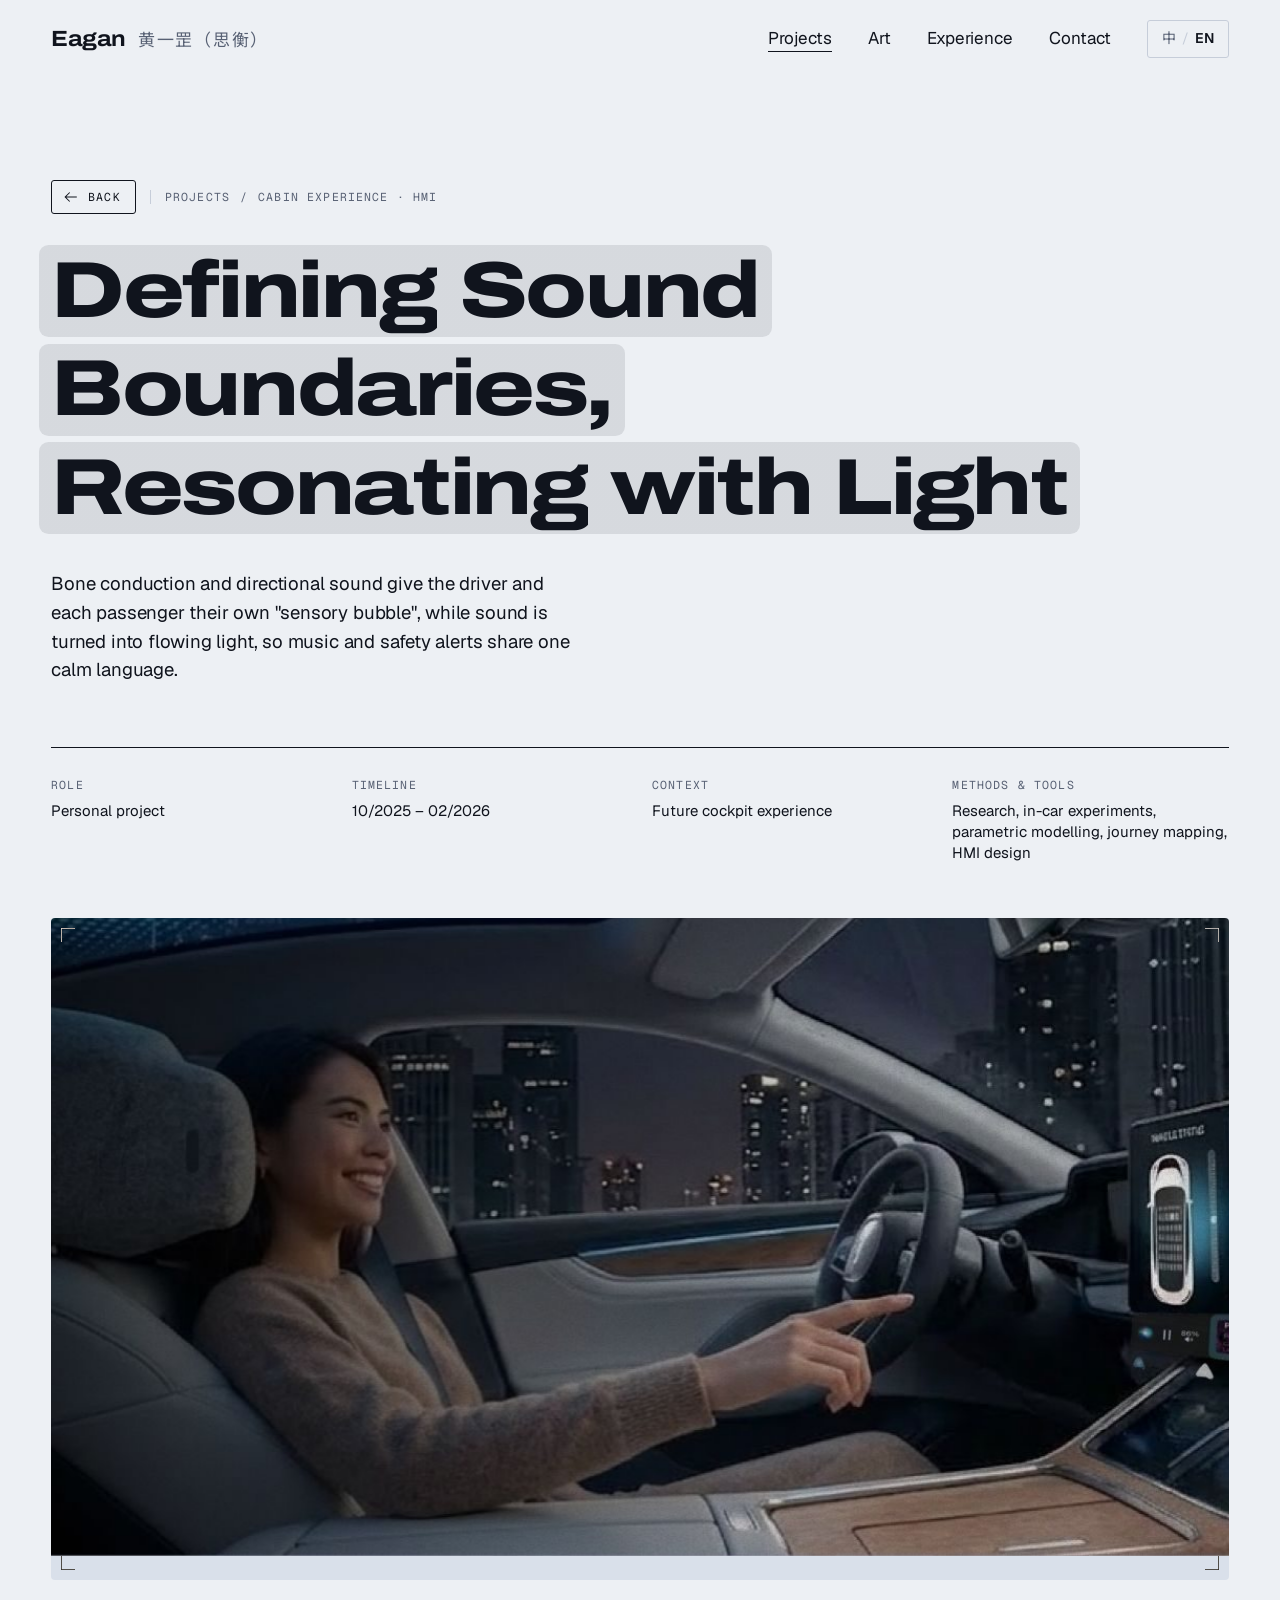
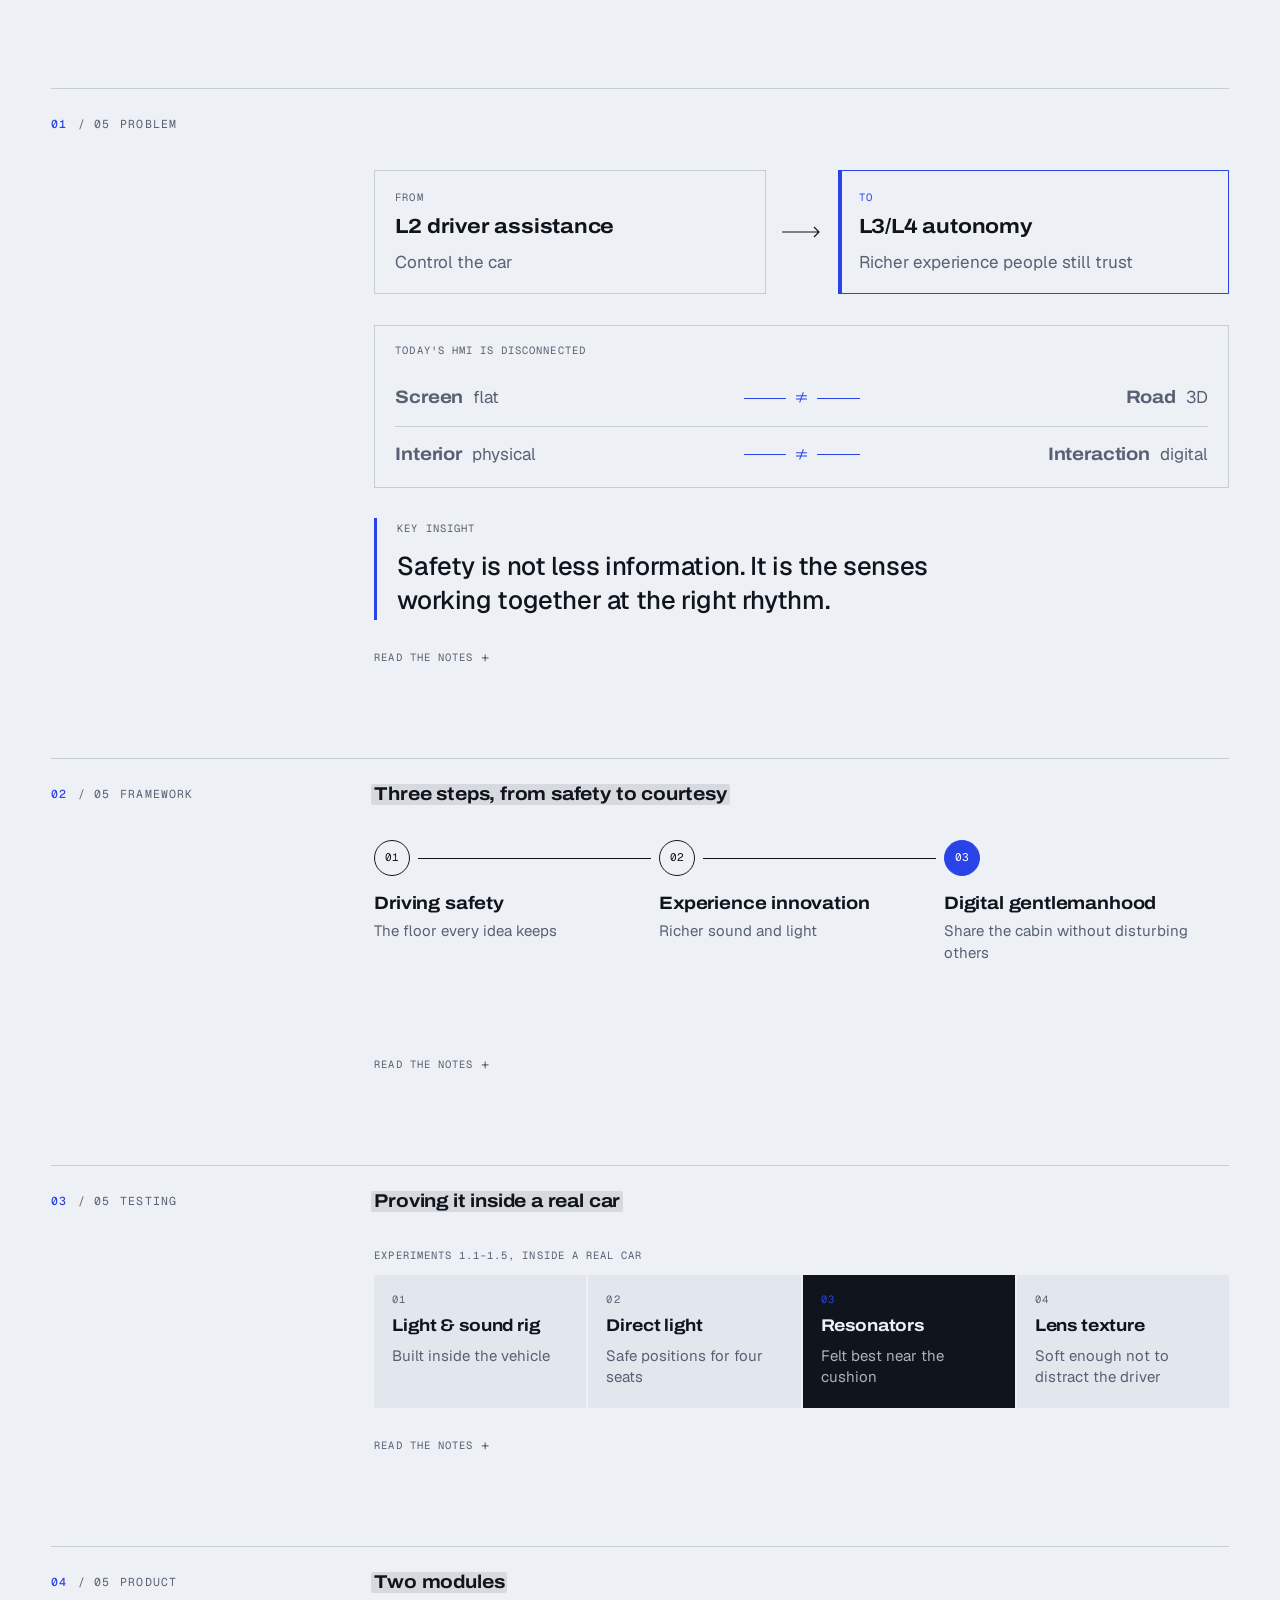
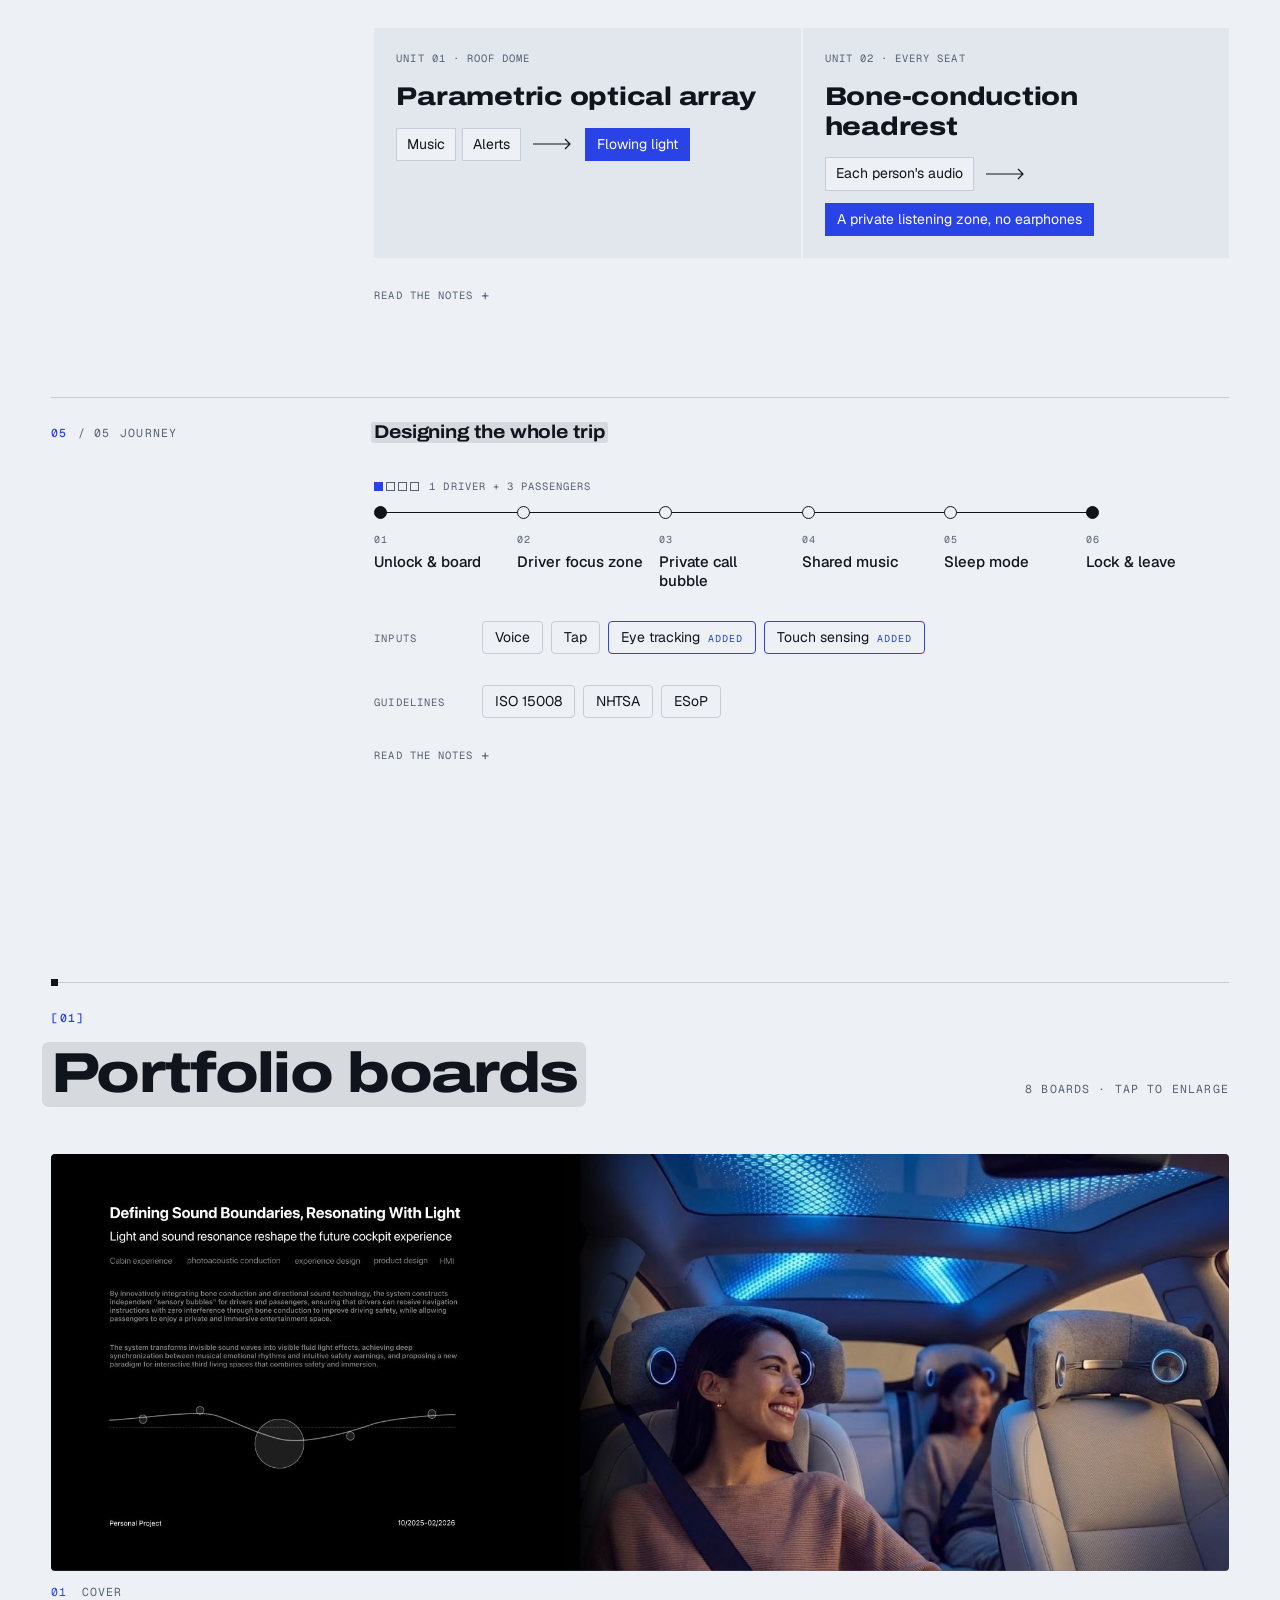
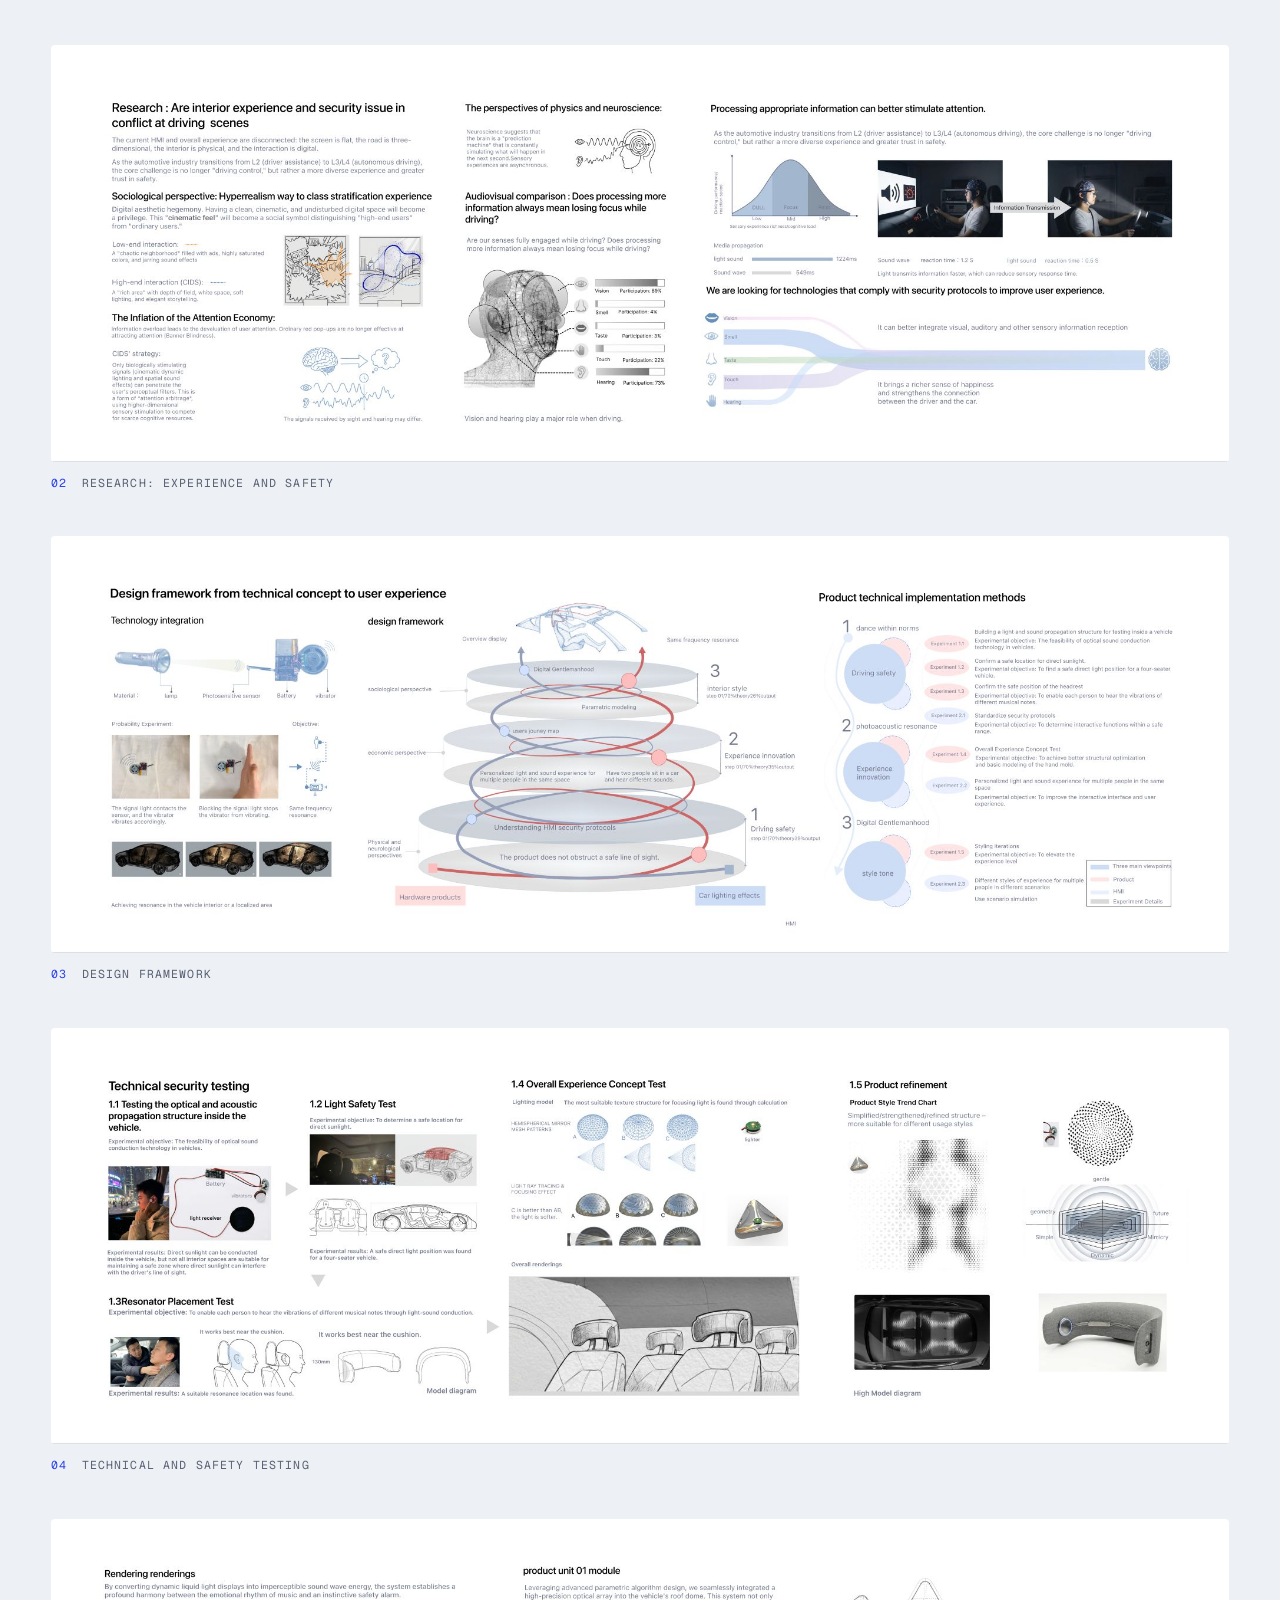
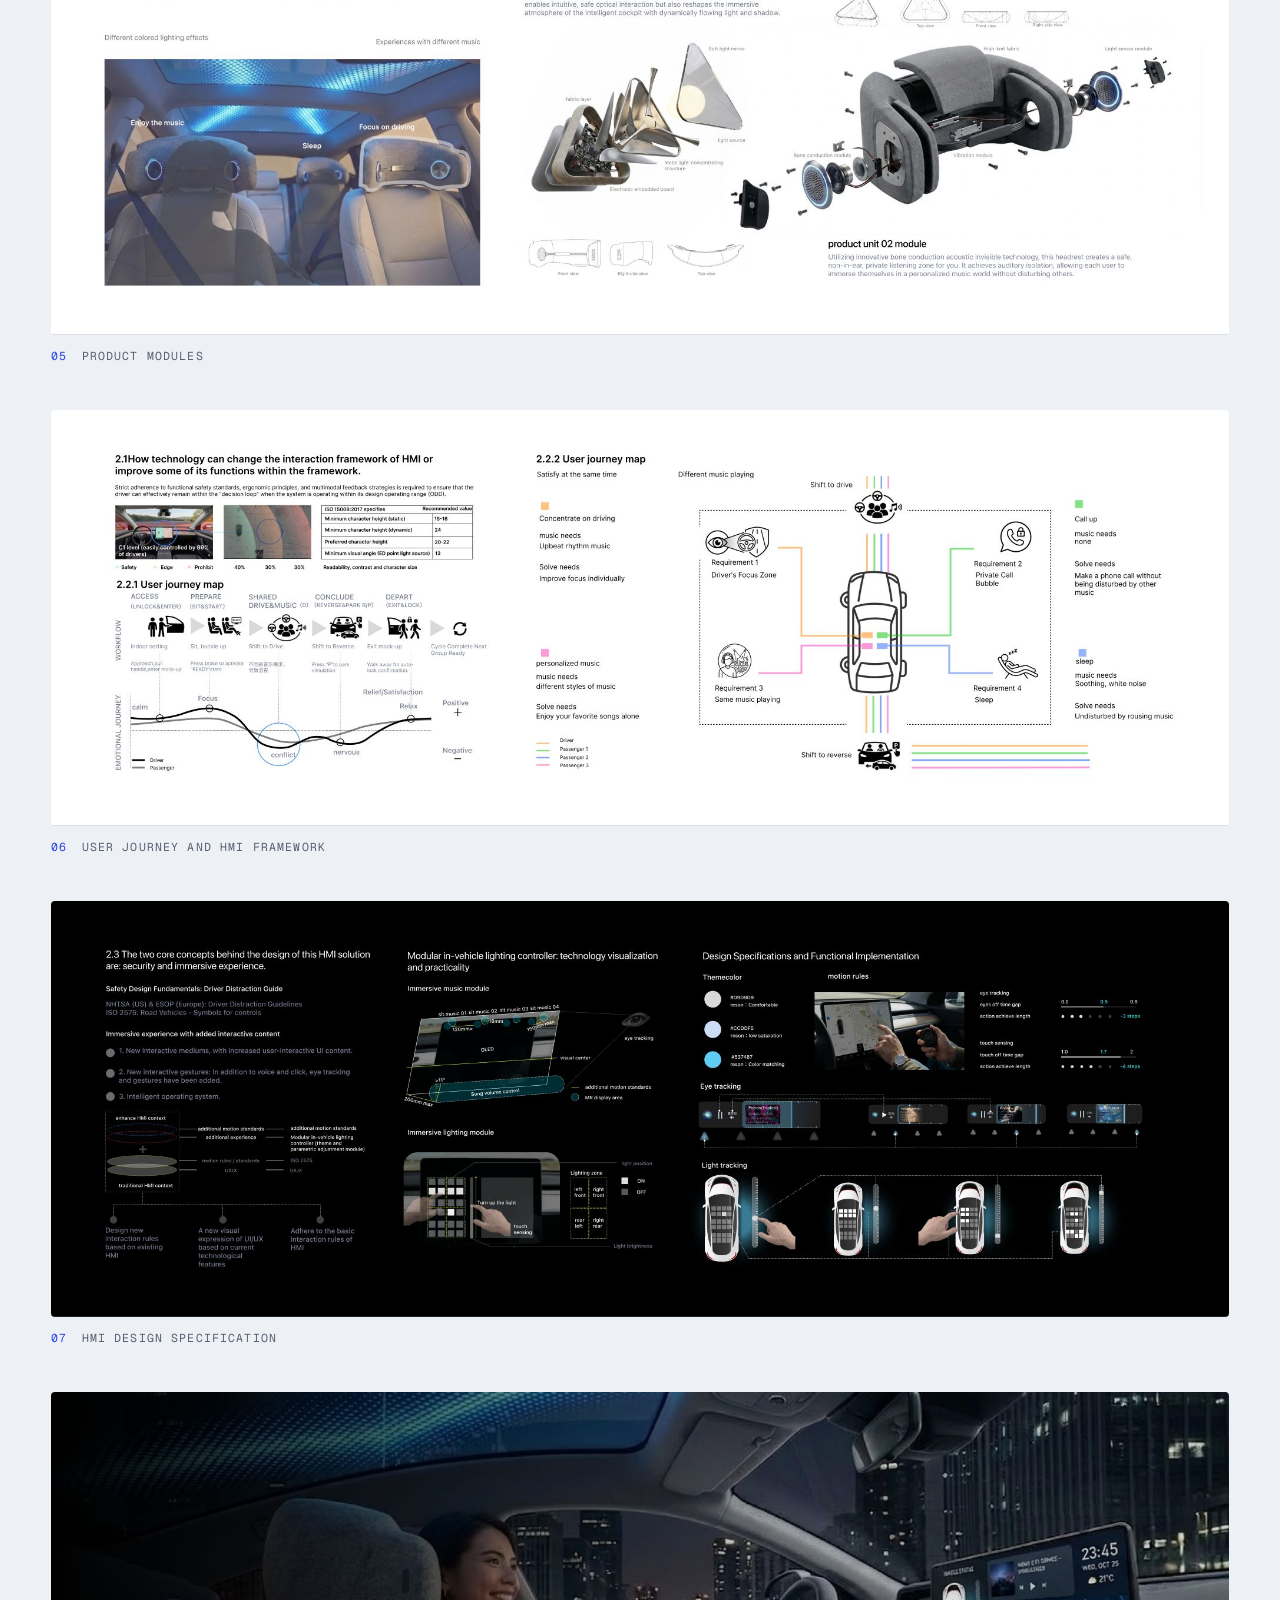
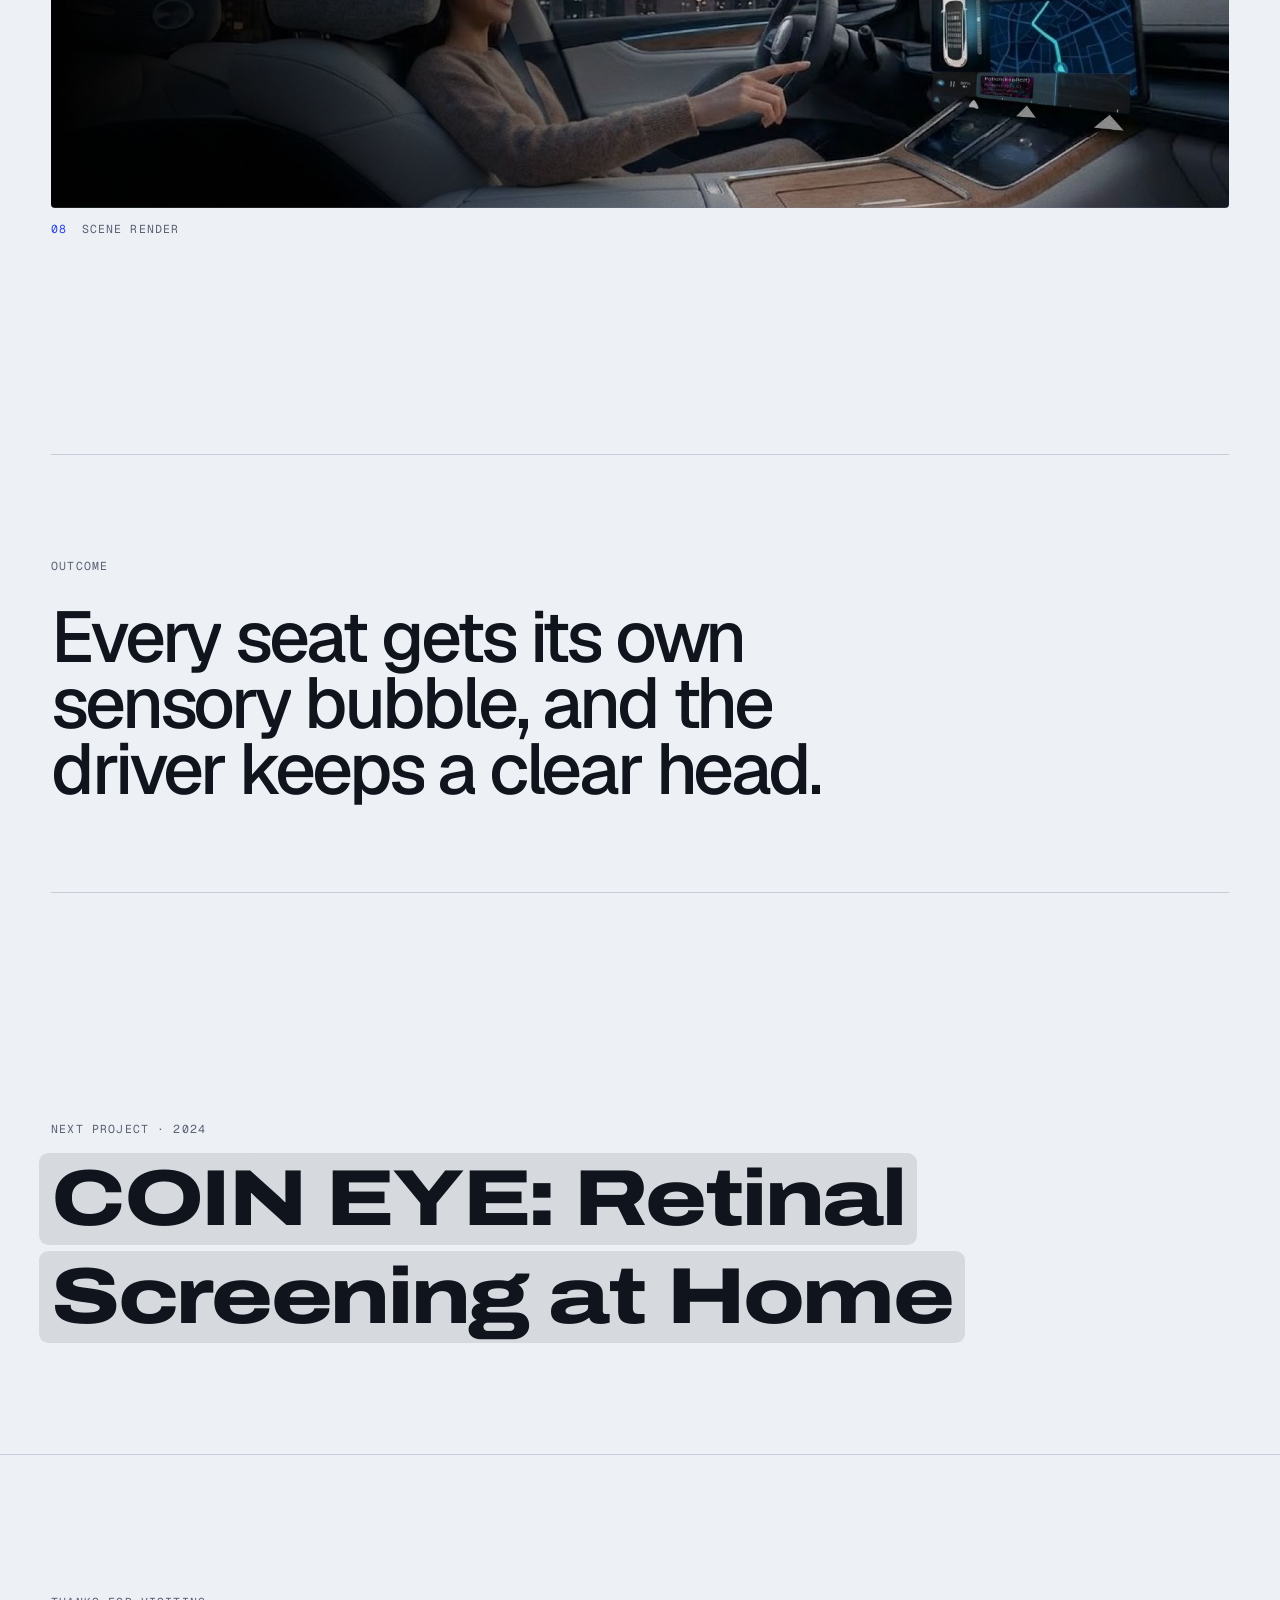
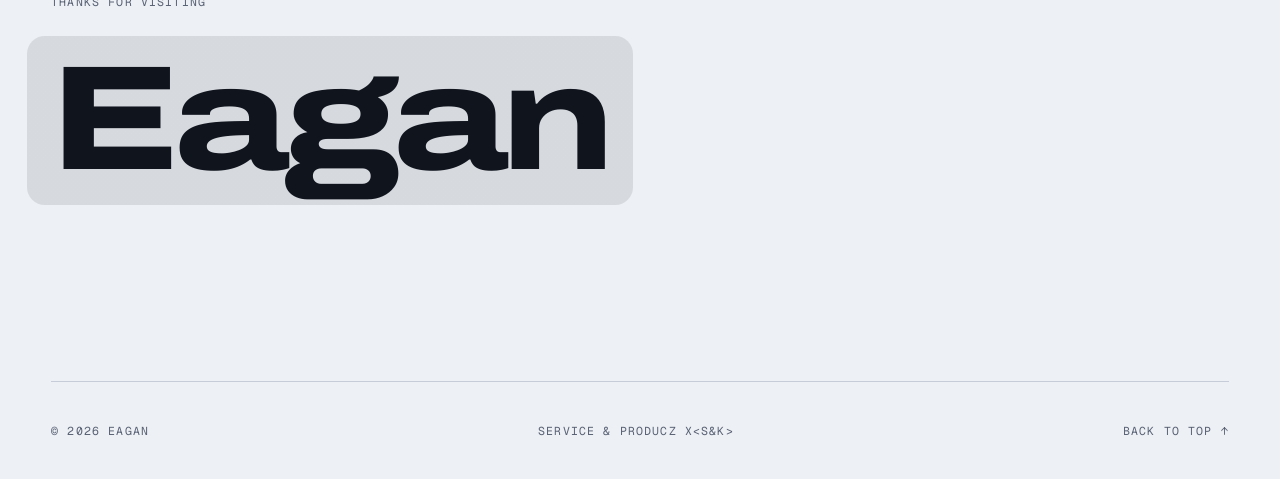
<file: project-cockpit.html>
<!doctype html>
<html lang="en">
<head>
<meta charset="utf-8">
<meta name="viewport" content="width=device-width, initial-scale=1, viewport-fit=cover">
<title>Sound &amp; Light Cockpit · Eagan</title>
<meta name="claude:viewport-fit-sides" content="cover">
<meta name="description" content="Bone conduction and directional sound give the driver and each passenger their own &quot;sensory bubble&quot;, while sound is turned into flowing light, so music and safety alerts share one calm language.">
<link rel="preconnect" href="https://fonts.googleapis.com">
<link rel="preconnect" href="https://fonts.gstatic.com" crossorigin>
<link rel="preload" href="assets/fonts/geist-latin.woff2" as="font" type="font/woff2" crossorigin>
<link rel="preload" href="assets/fonts/archivo-latin.woff2" as="font" type="font/woff2" crossorigin>
<link rel="stylesheet" href="https://fonts.googleapis.com/css2?family=Noto+Sans+SC:wght@300;400;500;700&display=swap">
<link rel="stylesheet" href="assets/site.css">
<script>(function(){var d=document.documentElement,l;d.classList.add("js");try{l=localStorage.getItem("lang")}catch(e){}if(l!=="zh"&&l!=="en")l=/^zh/i.test(navigator.language||"")?"zh":"en";d.setAttribute("data-lang",l);d.lang=l==="zh"?"zh-CN":"en"})()</script>
</head>
<body>
<div class="curtain" aria-hidden="true"><span>Sound &amp; Light Cockpit</span></div>
<div class="progress" aria-hidden="true"></div>
<div class="cursor" aria-hidden="true"><div class="ring"><span>View</span></div><i class="xy"></i></div>
<header class="site-head">
  <div class="wrap">
    <a class="brand" href="index.html" data-label="Eagan">Eagan <span class="cjk">黄一罡（思衡）</span></a>
    <div class="head-right">
      <nav class="nav" aria-label="Main"><a href="work.html" aria-current="page" data-label="Projects"><span class="roll"><span class="en" data-text="Projects">Projects</span><span class="zh" data-text="作品">作品</span></span></a><a href="art.html" data-label="Art"><span class="roll"><span class="en" data-text="Art">Art</span><span class="zh" data-text="艺术创作">艺术创作</span></span></a><a href="experience.html" data-label="Experience"><span class="roll"><span class="en" data-text="Experience">Experience</span><span class="zh" data-text="经历">经历</span></span></a><a href="index.html#contact" data-label="Contact"><span class="roll"><span class="en" data-text="Contact">Contact</span><span class="zh" data-text="联系">联系</span></span></a></nav>
      <button class="lang-btn" type="button" data-lang-toggle aria-label="Switch language / 切换语言"><span data-l="zh">中</span><i>/</i><span data-l="en">EN</span></button>
    </div>
  </div>
</header>
<main>
<section class="p-hero" id="top"><div class="wrap">
  <div class="crumbs mono" data-reveal="fade"><a class="back-link" href="work.html" data-back data-label="Back"><svg width="18" height="18" viewBox="0 0 28 28" aria-hidden="true"><path d="M23 14H5M12 7l-7 7 7 7" fill="none" stroke="currentColor" stroke-width="1.6"/></svg><span class="en">Back</span><span class="zh" lang="zh-CN">返回</span></a><span class="sep"></span><a href="work.html" data-label="Projects"><span class="en">Projects</span><span class="zh" lang="zh-CN">作品</span></a><span>/</span><span><span class="en">Cabin experience · HMI</span><span class="zh" lang="zh-CN">座舱体验 · HMI</span></span></div>
  <h1 class="display h-xl hd" data-split><span class="hl"><span class="en">Defining Sound Boundaries,<br>Resonating with Light</span><span class="zh" lang="zh-CN">定义声音边界，<br>与光共振</span></span></h1>
  <p class="lede" data-reveal style="--d:300ms"><span class="en">Bone conduction and directional sound give the driver and each passenger their own &quot;sensory bubble&quot;, while sound is turned into flowing light, so music and safety alerts share one calm language.</span><span class="zh" lang="zh-CN">用骨传导和定向声技术，为驾驶员和每位乘客各自营造一个「感官气泡」；同时把声音转化为流动的光，让音乐和安全提示使用同一种平静的语言。</span></p>
  <dl class="meta-grid" data-reveal style="--d:400ms">
    <div><dt class="mono"><span class="en">Role</span><span class="zh" lang="zh-CN">角色</span></dt><dd><span class="en">Personal project</span><span class="zh" lang="zh-CN">个人项目</span></dd></div>
    <div><dt class="mono"><span class="en">Timeline</span><span class="zh" lang="zh-CN">时间</span></dt><dd>10/2025 – 02/2026</dd></div>
    <div><dt class="mono"><span class="en">Context</span><span class="zh" lang="zh-CN">背景</span></dt><dd><span class="en">Future cockpit experience</span><span class="zh" lang="zh-CN">未来智能座舱体验</span></dd></div>
    <div><dt class="mono"><span class="en">Methods &amp; tools</span><span class="zh" lang="zh-CN">方法与工具</span></dt><dd>Research, in-car experiments, parametric modelling, journey mapping, HMI design</dd></div>
  </dl>
</div></section>
<section class="wrap cover"><div class="parallax-box" data-reveal="clip"><figure class="plate photo wide"><div class="plx" data-parallax="0.08"><img src="assets/img/cockpit/hero.jpg" alt="Sound &amp; Light Cockpit" decoding="async"></div></figure></div></section>
<section class="section"><div class="wrap"><div class="chapters"><article class="chapter vz-ch">
  <p class="mono ch-num" data-reveal><b>01</b><span>/ 05</span><span class="en">Problem</span><span class="zh" lang="zh-CN">问题</span></p>
  <h2 class="display h-s hd" data-reveal><span class="hl"><span class="en">Experience and safety in conflict</span><span class="zh" lang="zh-CN">车内体验与驾驶安全的冲突</span></span></h2>
  <div class="vz vz-shift-b" data-reveal style="--d:80ms"><div class="vz-shift">
  <div class="vz-node"><span class="mono"><span class="en">From</span><span class="zh" lang="zh-CN">从</span></span><b><span class="en">L2 driver assistance</span><span class="zh" lang="zh-CN">L2 辅助驾驶</span></b><span><span class="en">Control the car</span><span class="zh" lang="zh-CN">控制车辆</span></span></div>
  <div class="vz-go"><svg class="vz-arw" viewBox="0 0 40 12" aria-hidden="true"><path d="M0 6h37M32 1l5 5-5 5" fill="none" stroke="currentColor" stroke-width="1.2" vector-effect="non-scaling-stroke"/></svg></div>
  <div class="vz-node is-key"><span class="mono"><span class="en">To</span><span class="zh" lang="zh-CN">到</span></span><b><span class="en">L3/L4 autonomy</span><span class="zh" lang="zh-CN">L3/L4 自动驾驶</span></b><span><span class="en">Richer experience people still trust</span><span class="zh" lang="zh-CN">更丰富的体验 + 对安全的信任</span></span></div>
</div></div><div class="vz vz-split-b" data-reveal style="--d:170ms"><div class="vz-split"><p class="mono vz-k"><span class="en">Today&#x27;s HMI is disconnected</span><span class="zh" lang="zh-CN">现有 HMI 是割裂的</span></p><div class="vz-split-row"><div><b><span class="en">Screen</span><span class="zh" lang="zh-CN">屏幕</span></b><span><span class="en">flat</span><span class="zh" lang="zh-CN">平面</span></span></div>
  <div class="vz-break" aria-label="disconnected"><i></i><em>≠</em><i></i></div>
  <div><b><span class="en">Road</span><span class="zh" lang="zh-CN">道路</span></b><span><span class="en">3D</span><span class="zh" lang="zh-CN">立体</span></span></div></div><div class="vz-split-row"><div><b><span class="en">Interior</span><span class="zh" lang="zh-CN">内饰</span></b><span><span class="en">physical</span><span class="zh" lang="zh-CN">实体</span></span></div>
  <div class="vz-break" aria-label="disconnected"><i></i><em>≠</em><i></i></div>
  <div><b><span class="en">Interaction</span><span class="zh" lang="zh-CN">交互</span></b><span><span class="en">digital</span><span class="zh" lang="zh-CN">数字</span></span></div></div></div></div><div class="vz vz-insight-b" data-reveal style="--d:260ms"><div class="vz-insight"><p class="mono vz-k"><span class="en">Key insight</span><span class="zh" lang="zh-CN">关键洞察</span></p><p class="vz-insight-t"><span class="en">Safety is not less information. It is the senses working together at the right rhythm.</span><span class="zh" lang="zh-CN">安全的关键不是更少的信息，而是多感官以合适的节奏协作。</span></p></div></div>
  <details class="ch-more"><summary class="mono"><span class="en">Read the notes</span><span class="zh" lang="zh-CN">展开文字说明</span></summary>
    <div class="prose"><ul><li><span class="en">As cars move from L2 driver assistance towards L3/L4 autonomy, the challenge shifts from controlling the car to offering richer experiences that people still trust.</span><span class="zh" lang="zh-CN">汽车从 L2 辅助驾驶走向 L3/L4 自动驾驶，核心挑战不再是「控制车辆」，而是在提供更丰富体验的同时让人保持对安全的信任。</span></li><li><span class="en">Today&#x27;s HMI is disconnected: the screen is flat while the road is three-dimensional, and the interior is physical while the interaction is digital.</span><span class="zh" lang="zh-CN">现有 HMI 与整体体验是割裂的：屏幕是平面的，道路是立体的；内饰是实体的，交互是数字的。</span></li><li><span class="en">Key insight: driving safety is not about receiving less information, but about the senses working together at the right rhythm.</span><span class="zh" lang="zh-CN">关键洞察：驾驶安全的重点不在于接收的信息少，而在于多感官协作的节奏合适、分配合理。</span></li></ul></div></details>
</article><article class="chapter vz-ch">
  <p class="mono ch-num" data-reveal><b>02</b><span>/ 05</span><span class="en">Framework</span><span class="zh" lang="zh-CN">设计框架</span></p>
  <h2 class="display h-s hd" data-reveal><span class="hl"><span class="en">Three steps, from safety to courtesy</span><span class="zh" lang="zh-CN">三步：从安全到「数字礼仪」</span></span></h2>
  <div class="vz vz-steps-b" data-reveal style="--d:80ms"><ol class="vz-steps" style="--n:3"><li><span class="vz-dot mono">01</span>
  <b><span class="en">Driving safety</span><span class="zh" lang="zh-CN">驾驶安全</span></b><span><span class="en">The floor every idea keeps</span><span class="zh" lang="zh-CN">所有设计的底线</span></span></li><li><span class="vz-dot mono">02</span>
  <b><span class="en">Experience innovation</span><span class="zh" lang="zh-CN">体验创新</span></b><span><span class="en">Richer sound and light</span><span class="zh" lang="zh-CN">更丰富的声光体验</span></span></li><li class="is-key"><span class="vz-dot mono">03</span>
  <b><span class="en">Digital gentlemanhood</span><span class="zh" lang="zh-CN">数字绅士</span></b><span><span class="en">Share the cabin without disturbing others</span><span class="zh" lang="zh-CN">共享空间，互不打扰</span></span></li></ol></div><div class="vz vz-chips-b" data-reveal style="--d:170ms"><div class="vz-chips"><p class="mono vz-k"><span class="en">Grounded in</span><span class="zh" lang="zh-CN">理论依据</span></p><ul><li><span class="en">Neuroscience: light is noticed before sound</span><span class="zh" lang="zh-CN">神经科学：光比声音更快被察觉</span></li><li><span class="en">Sociology</span><span class="zh" lang="zh-CN">社会学</span></li><li><span class="en">Attention economics</span><span class="zh" lang="zh-CN">注意力经济</span></li></ul></div></div>
  <details class="ch-more"><summary class="mono"><span class="en">Read the notes</span><span class="zh" lang="zh-CN">展开文字说明</span></summary>
    <div class="prose"><ul><li><span class="en">The framework moves from driving safety, to experience innovation, to &quot;digital gentlemanhood&quot;: a cabin where people share space without disturbing each other.</span><span class="zh" lang="zh-CN">设计框架分三步：驾驶安全、体验创新，再到「数字绅士」，让同一车厢里的人互不打扰地共享空间。</span></li><li><span class="en">It draws on physics and neuroscience (light is noticed faster than sound), sociology and the economics of attention.</span><span class="zh" lang="zh-CN">框架参考了物理与神经科学（光比声音更快被察觉）、社会学以及注意力经济的视角。</span></li></ul></div></details>
</article><article class="chapter vz-ch">
  <p class="mono ch-num" data-reveal><b>03</b><span>/ 05</span><span class="en">Testing</span><span class="zh" lang="zh-CN">实验</span></p>
  <h2 class="display h-s hd" data-reveal><span class="hl"><span class="en">Proving it inside a real car</span><span class="zh" lang="zh-CN">在真实车内验证</span></span></h2>
  <div class="vz vz-cards-b" data-reveal style="--d:80ms"><div class="vz-cards"><p class="mono vz-k"><span class="en">Experiments 1.1–1.5, inside a real car</span><span class="zh" lang="zh-CN">实验 1.1–1.5 · 在真实车内</span></p><ul style="--n:4"><li><span class="mono">01</span><b><span class="en">Light &amp; sound rig</span><span class="zh" lang="zh-CN">光声传导结构</span></b><span class="vz-r"><span class="en">Built inside the vehicle</span><span class="zh" lang="zh-CN">在车内搭建</span></span></li><li><span class="mono">02</span><b><span class="en">Direct light</span><span class="zh" lang="zh-CN">直射光位置</span></b><span class="vz-r"><span class="en">Safe positions for four seats</span><span class="zh" lang="zh-CN">四座车的安全位置</span></span></li><li class="is-key"><span class="mono">03</span><b><span class="en">Resonators</span><span class="zh" lang="zh-CN">共振器位置</span></b><span class="vz-r"><span class="en">Felt best near the cushion</span><span class="zh" lang="zh-CN">靠近坐垫效果最好</span></span></li><li><span class="mono">04</span><b><span class="en">Lens texture</span><span class="zh" lang="zh-CN">透镜纹理</span></b><span class="vz-r"><span class="en">Soft enough not to distract the driver</span><span class="zh" lang="zh-CN">柔和到不干扰驾驶员</span></span></li></ul></div></div>
  <details class="ch-more"><summary class="mono"><span class="en">Read the notes</span><span class="zh" lang="zh-CN">展开文字说明</span></summary>
    <div class="prose"><ul><li><span class="en">Experiments 1.1 to 1.5 built a light-and-sound conduction rig in a vehicle, found safe positions for direct light in a four-seater, and placed resonators where each person can feel their own notes (best near the cushion).</span><span class="zh" lang="zh-CN">实验 1.1 至 1.5 在车内搭建光声传导结构，为四座车找到安全的直射光位置，并确定共振器的位置，让每个人都能感受到属于自己的音符（靠近坐垫效果最好）。</span></li><li><span class="en">Lens textures were compared and refined until the light was soft enough not to distract the driver.</span><span class="zh" lang="zh-CN">对比并优化透镜纹理，直到光线柔和到不会干扰驾驶员。</span></li></ul></div></details>
</article><article class="chapter vz-ch">
  <p class="mono ch-num" data-reveal><b>04</b><span>/ 05</span><span class="en">Product</span><span class="zh" lang="zh-CN">产品</span></p>
  <h2 class="display h-s hd" data-reveal><span class="hl"><span class="en">Two modules</span><span class="zh" lang="zh-CN">两个模块</span></span></h2>
  <div class="vz vz-modules-b" data-reveal style="--d:80ms"><div class="vz-mods"><div class="vz-mod"><p class="mono vz-k">UNIT 01 · <span class="en">Roof dome</span><span class="zh" lang="zh-CN">车顶穹顶</span></p><b><span class="en">Parametric optical array</span><span class="zh" lang="zh-CN">参数化光学阵列</span></b>
  <div class="vz-mod-io"><div class="vz-mod-in"><span><span class="en">Music</span><span class="zh" lang="zh-CN">音乐</span></span><span><span class="en">Alerts</span><span class="zh" lang="zh-CN">提示</span></span></div><svg class="vz-arw" viewBox="0 0 40 12" aria-hidden="true"><path d="M0 6h37M32 1l5 5-5 5" fill="none" stroke="currentColor" stroke-width="1.2" vector-effect="non-scaling-stroke"/></svg><div class="vz-mod-out"><span class="en">Flowing light</span><span class="zh" lang="zh-CN">流动的光影</span></div></div></div><div class="vz-mod"><p class="mono vz-k">UNIT 02 · <span class="en">Every seat</span><span class="zh" lang="zh-CN">每个座位</span></p><b><span class="en">Bone-conduction headrest</span><span class="zh" lang="zh-CN">骨传导头枕</span></b>
  <div class="vz-mod-io"><div class="vz-mod-in"><span><span class="en">Each person&#x27;s audio</span><span class="zh" lang="zh-CN">每个人的音频</span></span></div><svg class="vz-arw" viewBox="0 0 40 12" aria-hidden="true"><path d="M0 6h37M32 1l5 5-5 5" fill="none" stroke="currentColor" stroke-width="1.2" vector-effect="non-scaling-stroke"/></svg><div class="vz-mod-out"><span class="en">A private listening zone, no earphones</span><span class="zh" lang="zh-CN">私人聆听区，无需耳机</span></div></div></div></div></div>
  <details class="ch-more"><summary class="mono"><span class="en">Read the notes</span><span class="zh" lang="zh-CN">展开文字说明</span></summary>
    <div class="prose"><ul><li><span class="en">Unit 01, a parametric optical array in the roof dome, turns music and alerts into flowing light.</span><span class="zh" lang="zh-CN">模块 01：车顶穹顶中的参数化光学阵列，把音乐和提示转化为流动的光影。</span></li><li><span class="en">Unit 02, a bone-conduction headrest, creates a private listening zone without earphones, so each person hears their own music.</span><span class="zh" lang="zh-CN">模块 02：骨传导头枕，不用入耳就能形成私人聆听区，每个人都能听自己的音乐。</span></li></ul></div></details>
</article><article class="chapter vz-ch">
  <p class="mono ch-num" data-reveal><b>05</b><span>/ 05</span><span class="en">Journey</span><span class="zh" lang="zh-CN">用户旅程</span></p>
  <h2 class="display h-s hd" data-reveal><span class="hl"><span class="en">Designing the whole trip</span><span class="zh" lang="zh-CN">设计完整的一次出行</span></span></h2>
  <div class="vz vz-journey-b" data-reveal style="--d:80ms"><div class="vz-journey"><p class="mono vz-k"><span class="vz-seats" aria-hidden="true"><i class="on"></i><i></i><i></i><i></i></span><span class="en">1 driver + 3 passengers</span><span class="zh" lang="zh-CN">1 位驾驶员 + 3 位乘客</span></p><ol style="--n:6"><li><i></i><span class="mono">01</span><b><span class="en">Unlock &amp; board</span><span class="zh" lang="zh-CN">解锁上车</span></b></li><li><i></i><span class="mono">02</span><b><span class="en">Driver focus zone</span><span class="zh" lang="zh-CN">驾驶员专注区</span></b></li><li><i></i><span class="mono">03</span><b><span class="en">Private call bubble</span><span class="zh" lang="zh-CN">私人通话气泡</span></b></li><li><i></i><span class="mono">04</span><b><span class="en">Shared music</span><span class="zh" lang="zh-CN">共享音乐</span></b></li><li><i></i><span class="mono">05</span><b><span class="en">Sleep mode</span><span class="zh" lang="zh-CN">睡眠模式</span></b></li><li><i></i><span class="mono">06</span><b><span class="en">Lock &amp; leave</span><span class="zh" lang="zh-CN">下车锁门</span></b></li></ol></div></div><div class="vz vz-chips-b" data-reveal style="--d:170ms"><div class="vz-chips"><p class="mono vz-k"><span class="en">Inputs</span><span class="zh" lang="zh-CN">交互方式</span></p><ul><li><span class="en">Voice</span><span class="zh" lang="zh-CN">语音</span></li><li><span class="en">Tap</span><span class="zh" lang="zh-CN">点击</span></li><li class="is-key"><span class="en">Eye tracking</span><span class="zh" lang="zh-CN">眼动追踪</span><em class="mono"><span class="en">added</span><span class="zh" lang="zh-CN">新增</span></em></li><li class="is-key"><span class="en">Touch sensing</span><span class="zh" lang="zh-CN">触摸感应</span><em class="mono"><span class="en">added</span><span class="zh" lang="zh-CN">新增</span></em></li></ul></div></div><div class="vz vz-chips-b" data-reveal style="--d:260ms"><div class="vz-chips"><p class="mono vz-k"><span class="en">Guidelines</span><span class="zh" lang="zh-CN">遵循规范</span></p><ul><li>ISO 15008</li><li>NHTSA</li><li>ESoP</li></ul></div></div>
  <details class="ch-more"><summary class="mono"><span class="en">Read the notes</span><span class="zh" lang="zh-CN">展开文字说明</span></summary>
    <div class="prose"><ul><li><span class="en">Journey maps follow a driver and three passengers from unlocking the car to locking it again: a focus zone for the driver, a private call bubble, shared music and a sleep mode.</span><span class="zh" lang="zh-CN">用户旅程覆盖驾驶员和三位乘客从解锁上车到下车锁门的全过程：驾驶员专注区、私人通话气泡、共享音乐和睡眠模式。</span></li><li><span class="en">The HMI follows ISO 15008 and NHTSA / ESoP driver distraction guidelines, adding eye tracking and touch sensing to voice and tap.</span><span class="zh" lang="zh-CN">HMI 遵循 ISO 15008 与 NHTSA / ESoP 驾驶分心指南，在语音和点击之外加入眼动追踪与触摸感应。</span></li></ul></div></details>
</article></div></div></section>
<section class="section boards-sec"><div class="wrap">
  <div class="sec-head">
    <h2 class="display h-l hd" data-split><span class="hl"><span class="en">Portfolio boards</span><span class="zh" lang="zh-CN">作品展板</span></span></h2>
    <p class="mono muted" data-reveal><span class="en">8 boards · tap to enlarge</span><span class="zh" lang="zh-CN">共 8 张 · 点击放大</span></p>
  </div>
  <div class="boards"><a class="board" href="assets/img/cockpit/01.jpg" data-lightbox="bd-1" data-cursor="Zoom" data-reveal>
  <img src="assets/img/cockpit/01.jpg" alt="Cover" loading="lazy" decoding="async" width="2000" height="707">
  <span class="board-cap mono"><span>01</span><span class="en">Cover</span><span class="zh" lang="zh-CN">封面</span></span>
</a><a class="board" href="assets/img/cockpit/02.jpg" data-lightbox="bd-2" data-cursor="Zoom" data-reveal>
  <img src="assets/img/cockpit/02.jpg" alt="Research: experience and safety" loading="lazy" decoding="async" width="2000" height="707">
  <span class="board-cap mono"><span>02</span><span class="en">Research: experience and safety</span><span class="zh" lang="zh-CN">研究：车内体验与驾驶安全</span></span>
</a><a class="board" href="assets/img/cockpit/03.jpg" data-lightbox="bd-3" data-cursor="Zoom" data-reveal>
  <img src="assets/img/cockpit/03.jpg" alt="Design framework" loading="lazy" decoding="async" width="2000" height="707">
  <span class="board-cap mono"><span>03</span><span class="en">Design framework</span><span class="zh" lang="zh-CN">设计框架</span></span>
</a><a class="board" href="assets/img/cockpit/04.jpg" data-lightbox="bd-4" data-cursor="Zoom" data-reveal>
  <img src="assets/img/cockpit/04.jpg" alt="Technical and safety testing" loading="lazy" decoding="async" width="2000" height="707">
  <span class="board-cap mono"><span>04</span><span class="en">Technical and safety testing</span><span class="zh" lang="zh-CN">技术与安全测试</span></span>
</a><a class="board" href="assets/img/cockpit/05.jpg" data-lightbox="bd-5" data-cursor="Zoom" data-reveal>
  <img src="assets/img/cockpit/05.jpg" alt="Product modules" loading="lazy" decoding="async" width="2000" height="707">
  <span class="board-cap mono"><span>05</span><span class="en">Product modules</span><span class="zh" lang="zh-CN">产品模块</span></span>
</a><a class="board" href="assets/img/cockpit/06.jpg" data-lightbox="bd-6" data-cursor="Zoom" data-reveal>
  <img src="assets/img/cockpit/06.jpg" alt="User journey and HMI framework" loading="lazy" decoding="async" width="2000" height="707">
  <span class="board-cap mono"><span>06</span><span class="en">User journey and HMI framework</span><span class="zh" lang="zh-CN">用户旅程与 HMI 框架</span></span>
</a><a class="board" href="assets/img/cockpit/07.jpg" data-lightbox="bd-7" data-cursor="Zoom" data-reveal>
  <img src="assets/img/cockpit/07.jpg" alt="HMI design specification" loading="lazy" decoding="async" width="2000" height="707">
  <span class="board-cap mono"><span>07</span><span class="en">HMI design specification</span><span class="zh" lang="zh-CN">HMI 设计规范</span></span>
</a><a class="board" href="assets/img/cockpit/08.jpg" data-lightbox="bd-8" data-cursor="Zoom" data-reveal>
  <img src="assets/img/cockpit/08.jpg" alt="Scene render" loading="lazy" decoding="async" width="2000" height="707">
  <span class="board-cap mono"><span>08</span><span class="en">Scene render</span><span class="zh" lang="zh-CN">场景渲染</span></span>
</a></div>
</div></section>
<template id="bd-1"><figure class="lb-slide"><img src="assets/img/cockpit/01.jpg" alt="Cover">
<figcaption class="mono muted">01 / 08 · <span class="en">Cover</span><span class="zh" lang="zh-CN">封面</span></figcaption></figure></template><template id="bd-2"><figure class="lb-slide"><img src="assets/img/cockpit/02.jpg" alt="Research: experience and safety">
<figcaption class="mono muted">02 / 08 · <span class="en">Research: experience and safety</span><span class="zh" lang="zh-CN">研究：车内体验与驾驶安全</span></figcaption></figure></template><template id="bd-3"><figure class="lb-slide"><img src="assets/img/cockpit/03.jpg" alt="Design framework">
<figcaption class="mono muted">03 / 08 · <span class="en">Design framework</span><span class="zh" lang="zh-CN">设计框架</span></figcaption></figure></template><template id="bd-4"><figure class="lb-slide"><img src="assets/img/cockpit/04.jpg" alt="Technical and safety testing">
<figcaption class="mono muted">04 / 08 · <span class="en">Technical and safety testing</span><span class="zh" lang="zh-CN">技术与安全测试</span></figcaption></figure></template><template id="bd-5"><figure class="lb-slide"><img src="assets/img/cockpit/05.jpg" alt="Product modules">
<figcaption class="mono muted">05 / 08 · <span class="en">Product modules</span><span class="zh" lang="zh-CN">产品模块</span></figcaption></figure></template><template id="bd-6"><figure class="lb-slide"><img src="assets/img/cockpit/06.jpg" alt="User journey and HMI framework">
<figcaption class="mono muted">06 / 08 · <span class="en">User journey and HMI framework</span><span class="zh" lang="zh-CN">用户旅程与 HMI 框架</span></figcaption></figure></template><template id="bd-7"><figure class="lb-slide"><img src="assets/img/cockpit/07.jpg" alt="HMI design specification">
<figcaption class="mono muted">07 / 08 · <span class="en">HMI design specification</span><span class="zh" lang="zh-CN">HMI 设计规范</span></figcaption></figure></template><template id="bd-8"><figure class="lb-slide"><img src="assets/img/cockpit/08.jpg" alt="Scene render">
<figcaption class="mono muted">08 / 08 · <span class="en">Scene render</span><span class="zh" lang="zh-CN">场景渲染</span></figcaption></figure></template>
<div class="lightbox" role="dialog" aria-modal="true" aria-label="Board" hidden>
  <button class="lb-close mono" type="button" data-lb-close><span class="en">Close</span><span class="zh" lang="zh-CN">关闭</span> ✕</button>
  <button class="lb-nav lb-prev" type="button" data-lb-step="-1"><svg width="18" height="18" viewBox="0 0 28 28" aria-hidden="true"><path d="M23 14H5M12 7l-7 7 7 7" fill="none" stroke="currentColor" stroke-width="1.6"/></svg><span class="lb-nav-t mono"><span class="en">Previous</span><span class="zh" lang="zh-CN">上一张</span></span></button><button class="lb-nav lb-next" type="button" data-lb-step="1"><svg width="28" height="28" viewBox="0 0 28 28" aria-hidden="true"><path d="M5 14h18M16 7l7 7-7 7" fill="none" stroke="currentColor" stroke-width="1.5"/></svg><span class="lb-nav-t mono"><span class="en">Next</span><span class="zh" lang="zh-CN">下一张</span></span></button>
  <div class="lb-body"></div>
</div>
<section class="section"><div class="wrap"><div class="highlight">
  <p class="mono muted" data-reveal><span class="en">Outcome</span><span class="zh" lang="zh-CN">成果</span></p>
  <p class="display h-l" data-split><span class="en">Every seat gets its own sensory bubble, and the driver keeps a clear head.</span><span class="zh" lang="zh-CN">每个座位都有自己的感官气泡，驾驶员始终保持专注。</span></p>
</div></div></section>
<a class="back-fab mono" href="work.html" data-back data-label="Back" aria-label="Back / 返回"><svg width="18" height="18" viewBox="0 0 28 28" aria-hidden="true"><path d="M23 14H5M12 7l-7 7 7 7" fill="none" stroke="currentColor" stroke-width="1.6"/></svg><span><span class="en">Back</span><span class="zh" lang="zh-CN">返回</span></span></a>
<a class="next" href="project-coin-eye.html" data-label="COIN EYE" data-cursor="Next"><div class="wrap">
  <p class="mono muted"><span class="en">Next project</span><span class="zh" lang="zh-CN">下一个作品</span> · 2024</p>
  <p class="display h-xl hd hd-next"><span class="hl"><span class="en">COIN EYE: Retinal Screening at Home</span><span class="zh" lang="zh-CN">COIN EYE：居家视网膜筛查</span></span></p>
</div></a>
<section class="field-host end-band" aria-label="Eagan">
  <canvas class="field" data-lines="18" aria-hidden="true"></canvas>
  <div class="wrap">
    <p class="mono muted" data-reveal="fade"><span class="en">Thanks for visiting</span><span class="zh" lang="zh-CN">感谢浏览</span></p>
    <div class="hero-name end-name"><p class="display h-xxl hd" data-split data-vf><span class="hl">Eagan</span></p></div>
  </div>
</section>
</main>
<footer class="wrap">
  <div class="foot mono">
    <span>© 2026 Eagan</span>
    <span><span class="en">Service &amp; product design</span><span class="zh" lang="zh-CN">服务设计 · 产品设计</span></span>
    <a href="#top" data-label="Top"><span class="en">Back to top ↑</span><span class="zh" lang="zh-CN">回到顶部 ↑</span></a>
  </div>
</footer>
<script src="assets/site.js"></script>
</body>
</html>
</file>
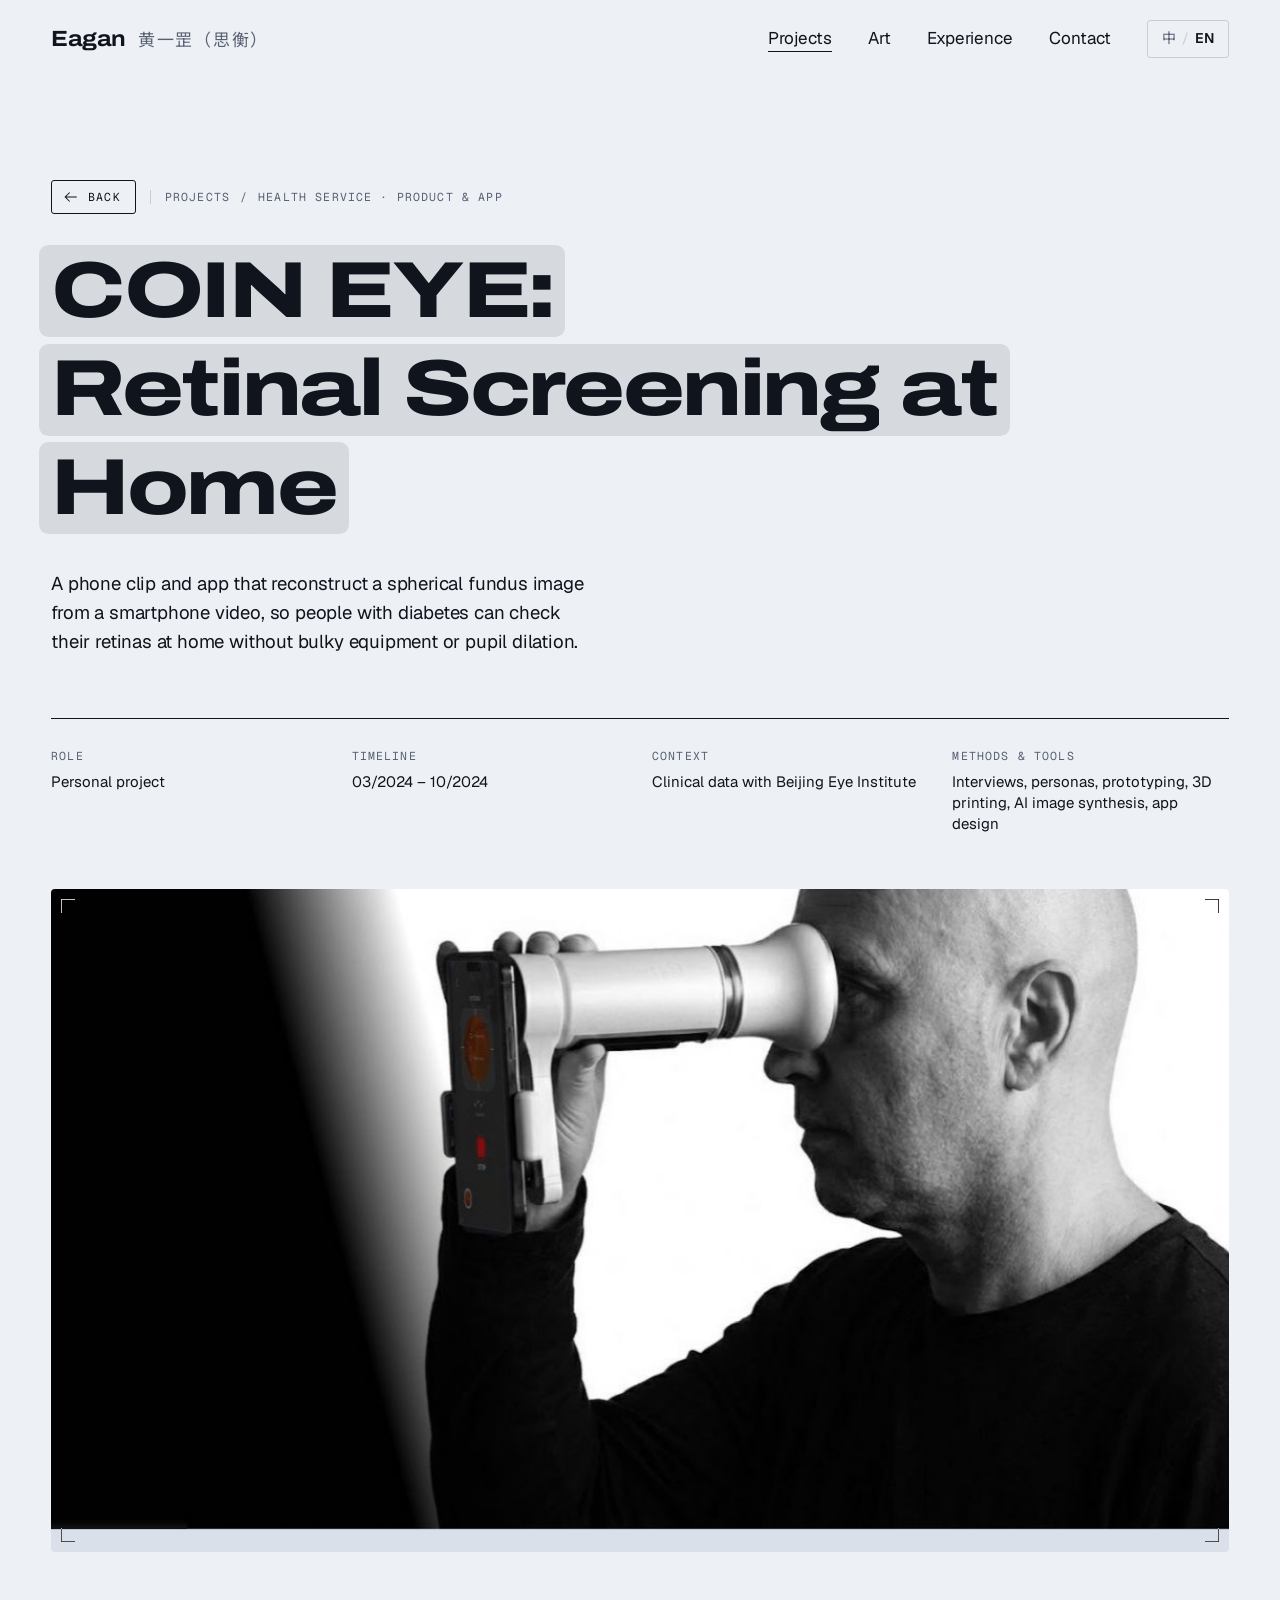
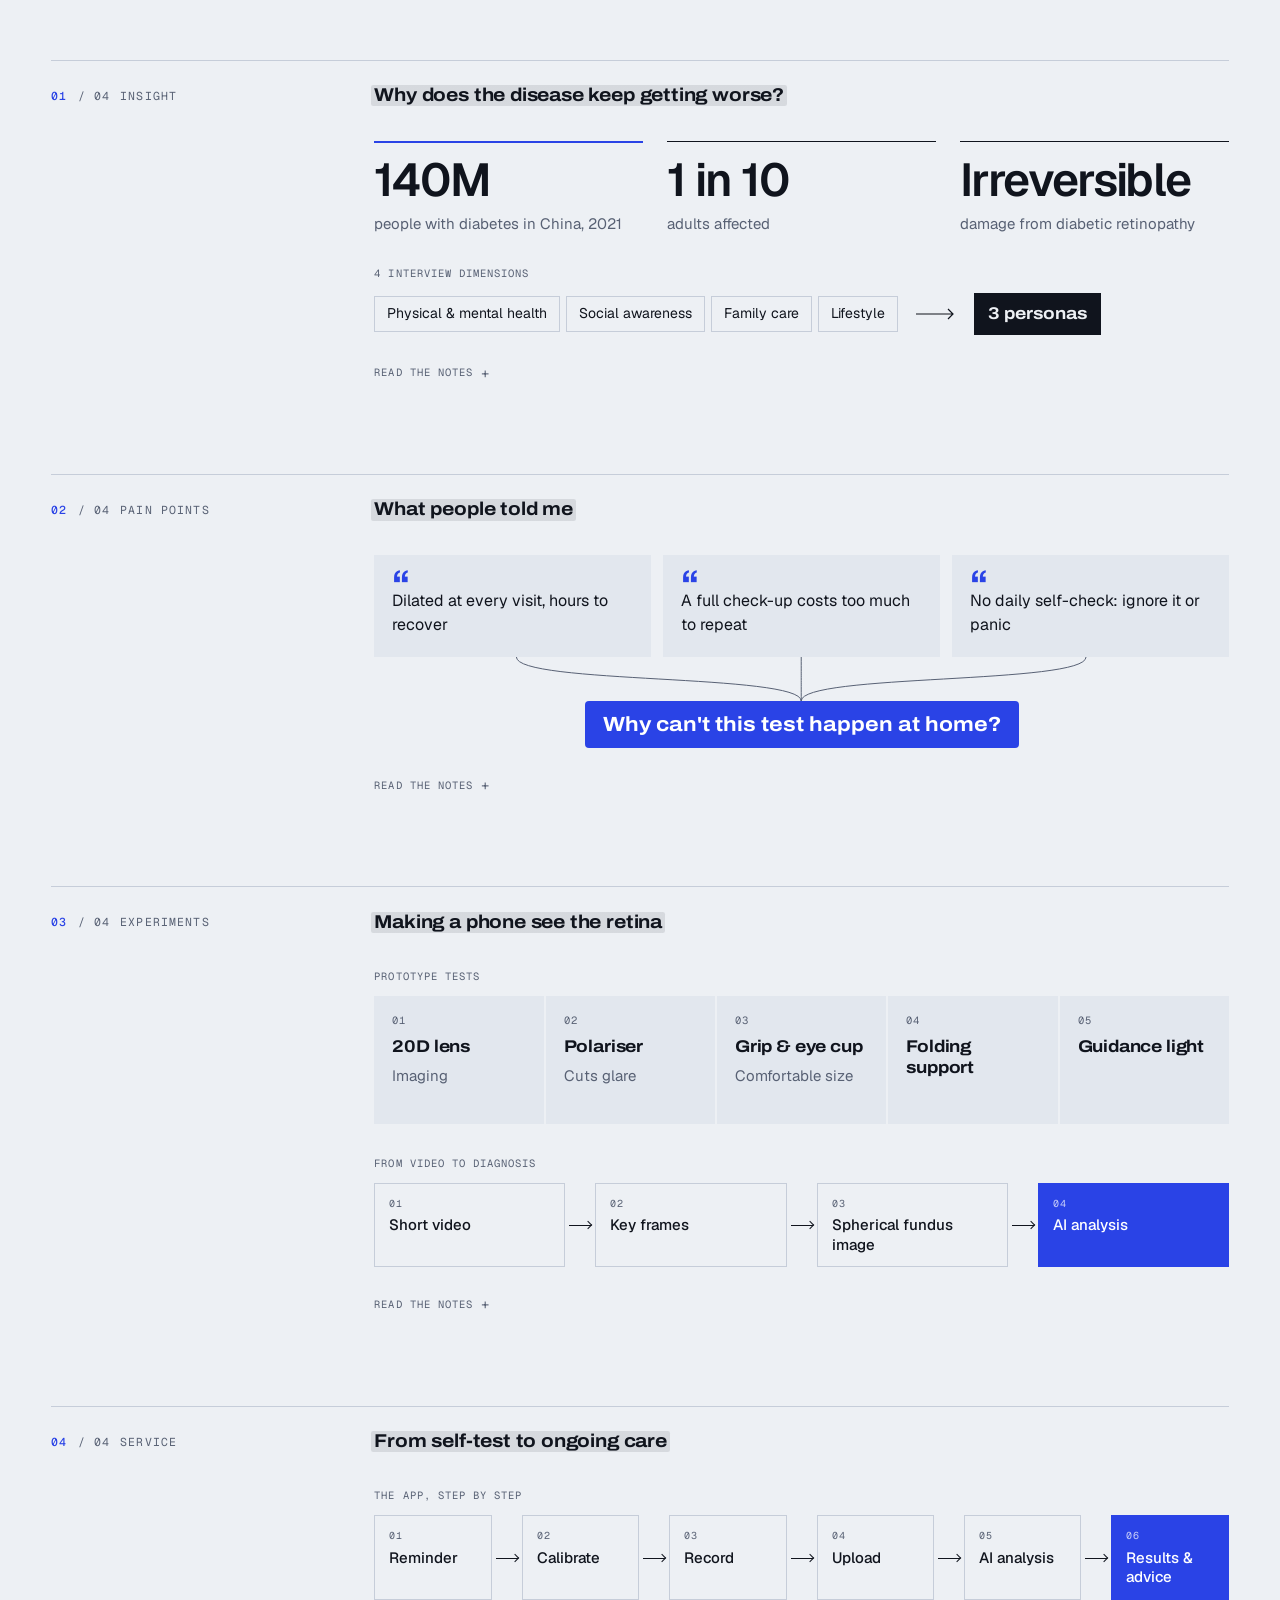
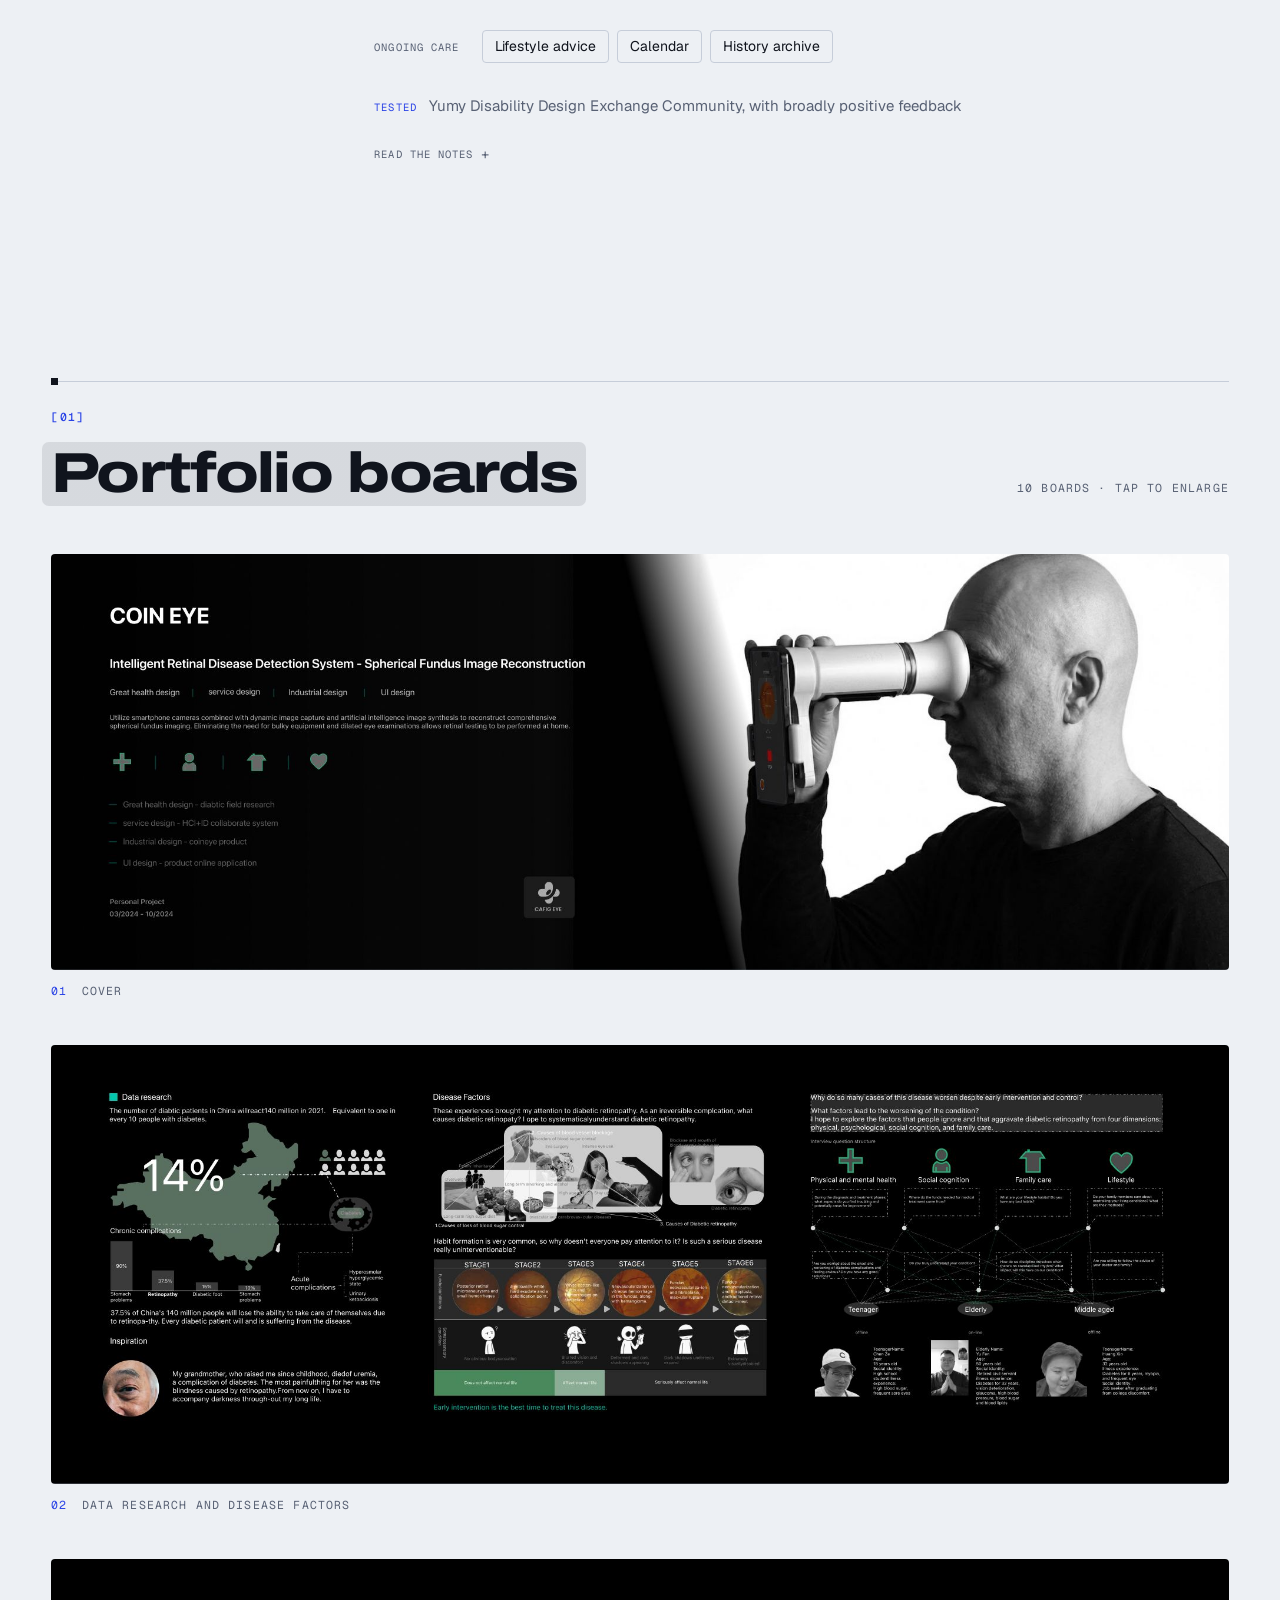
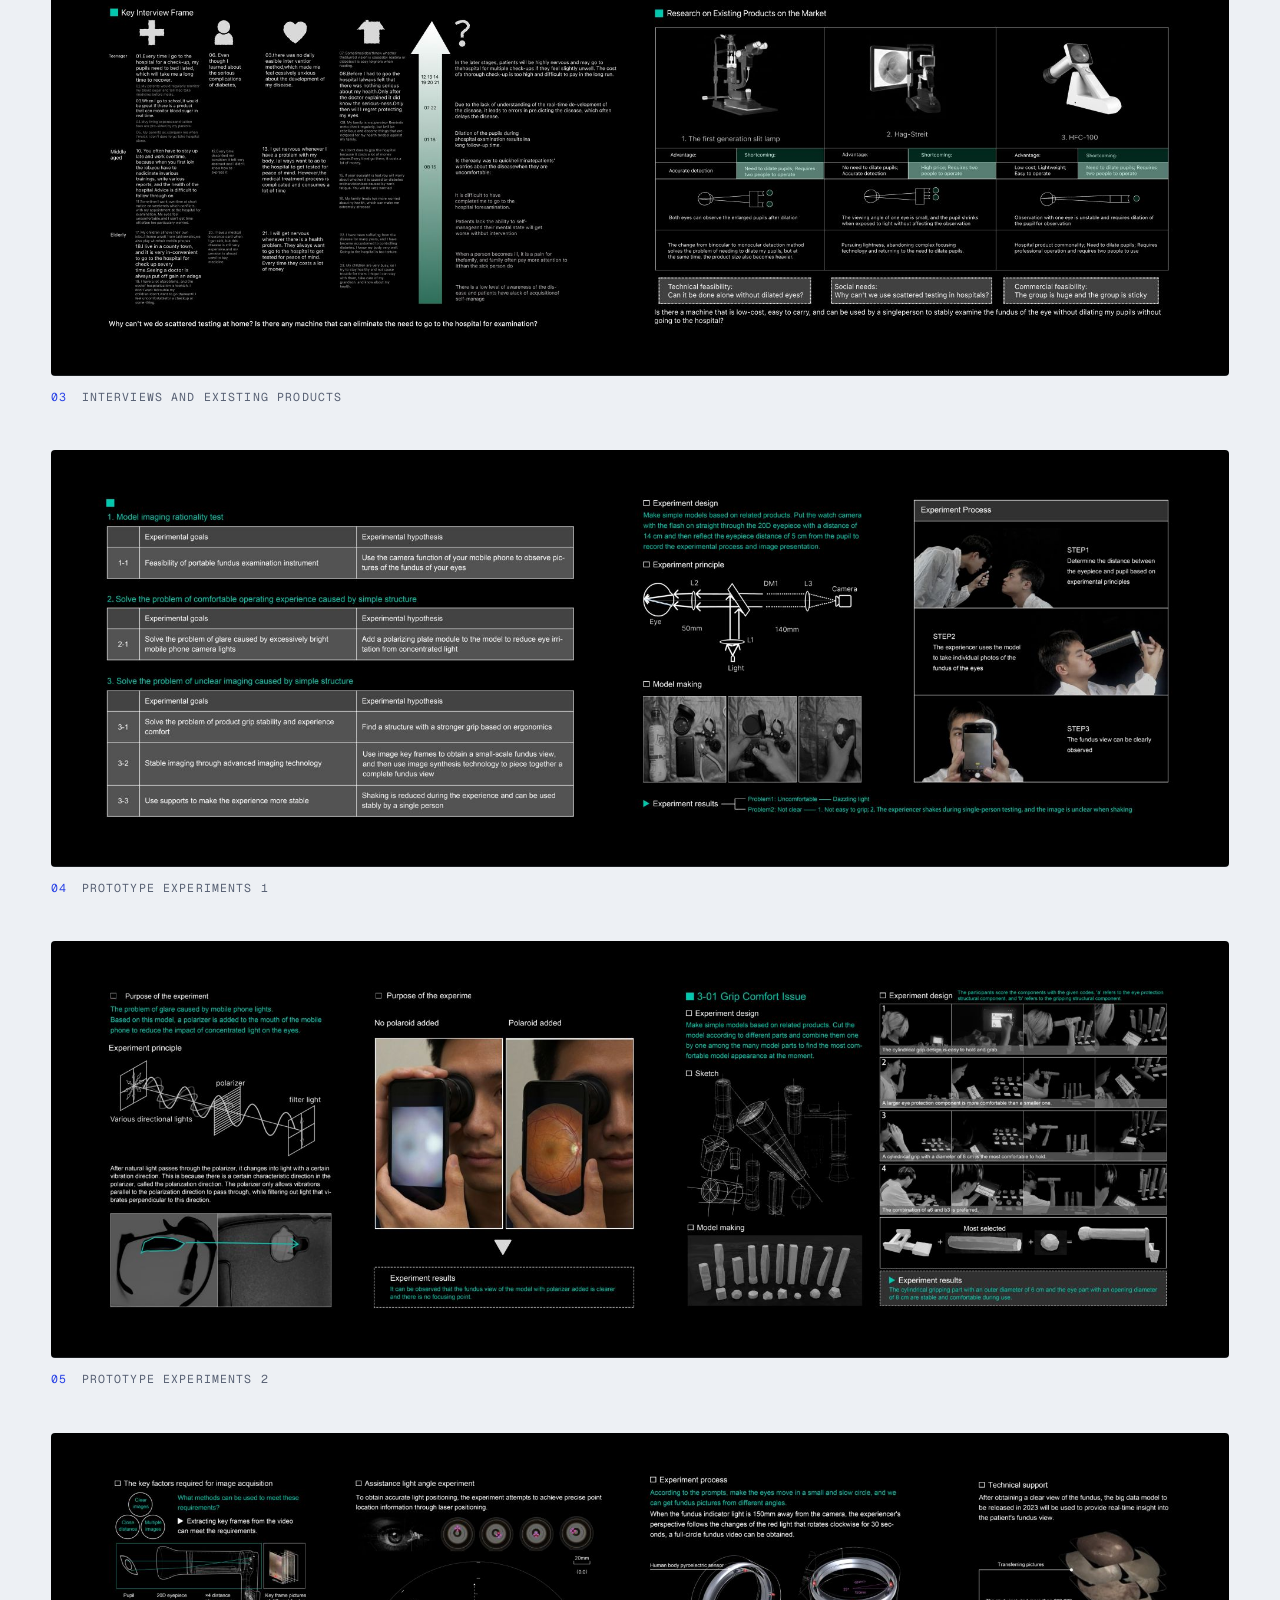
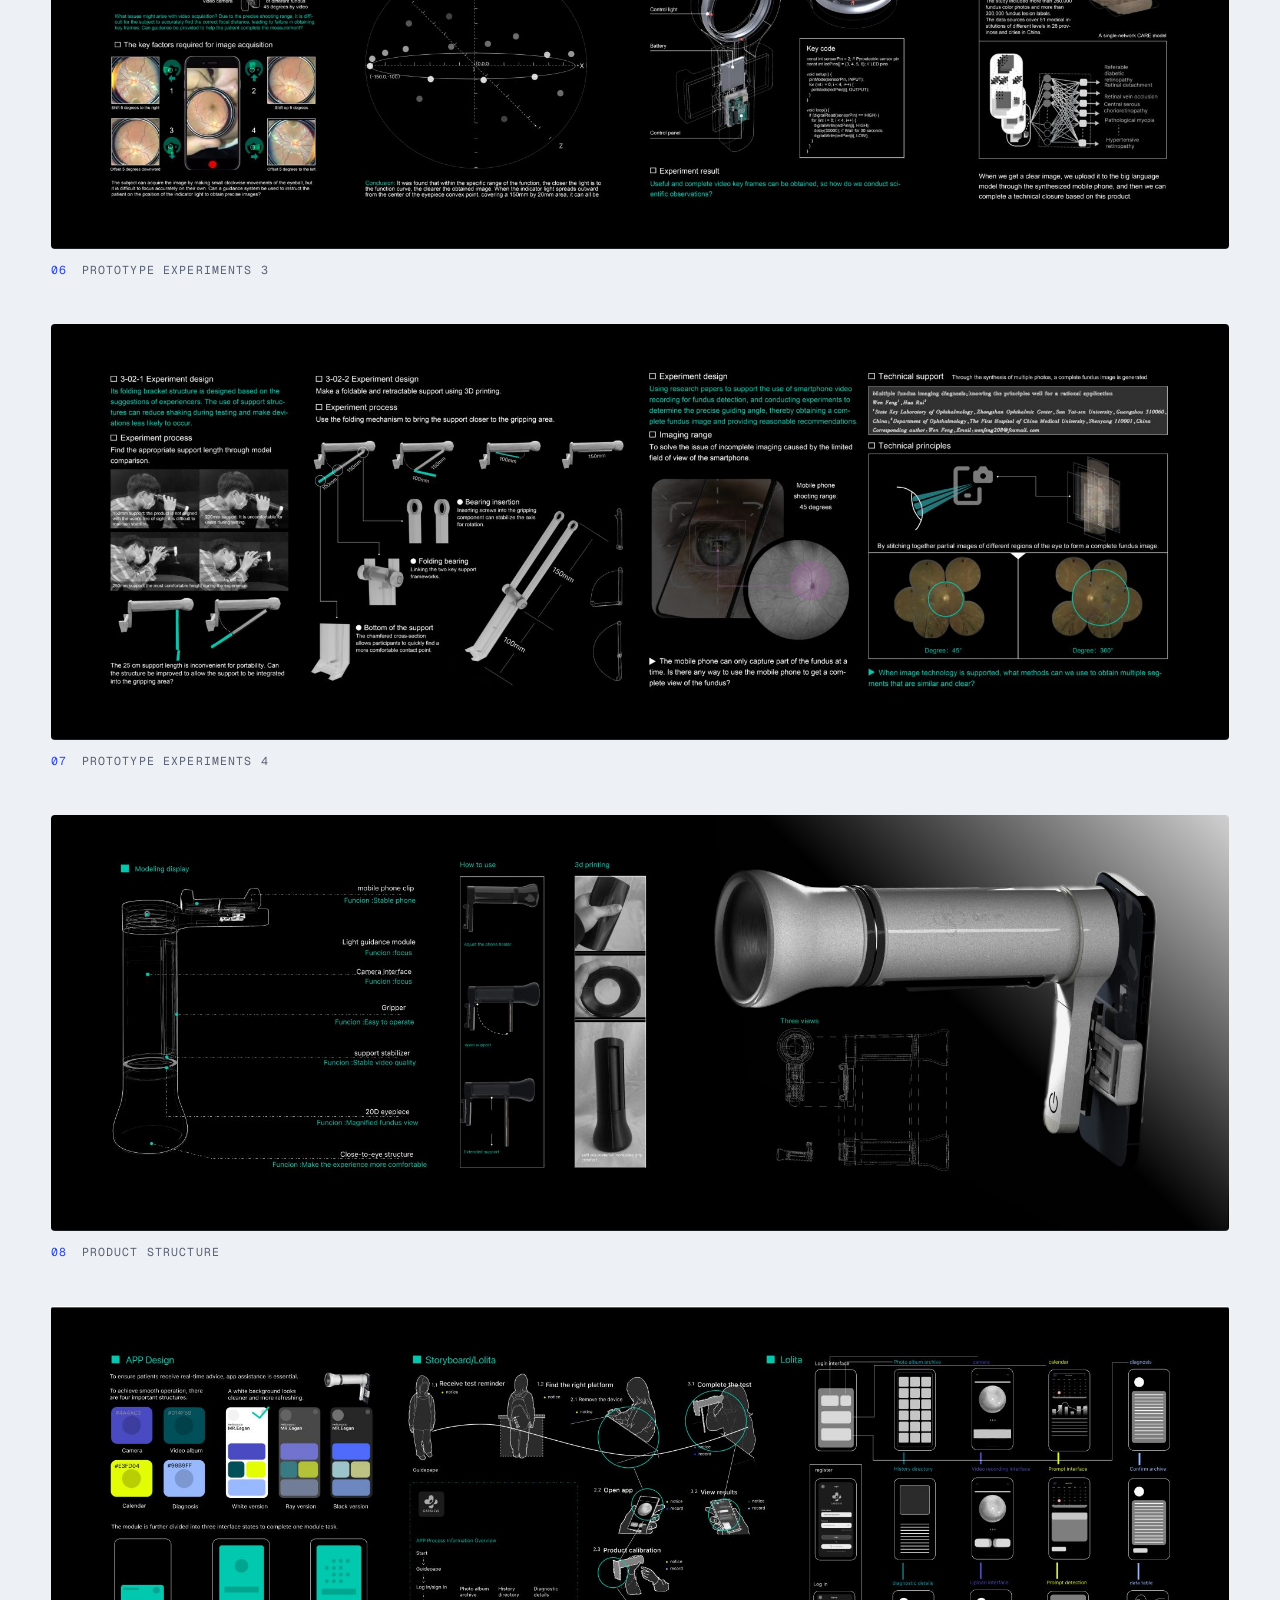
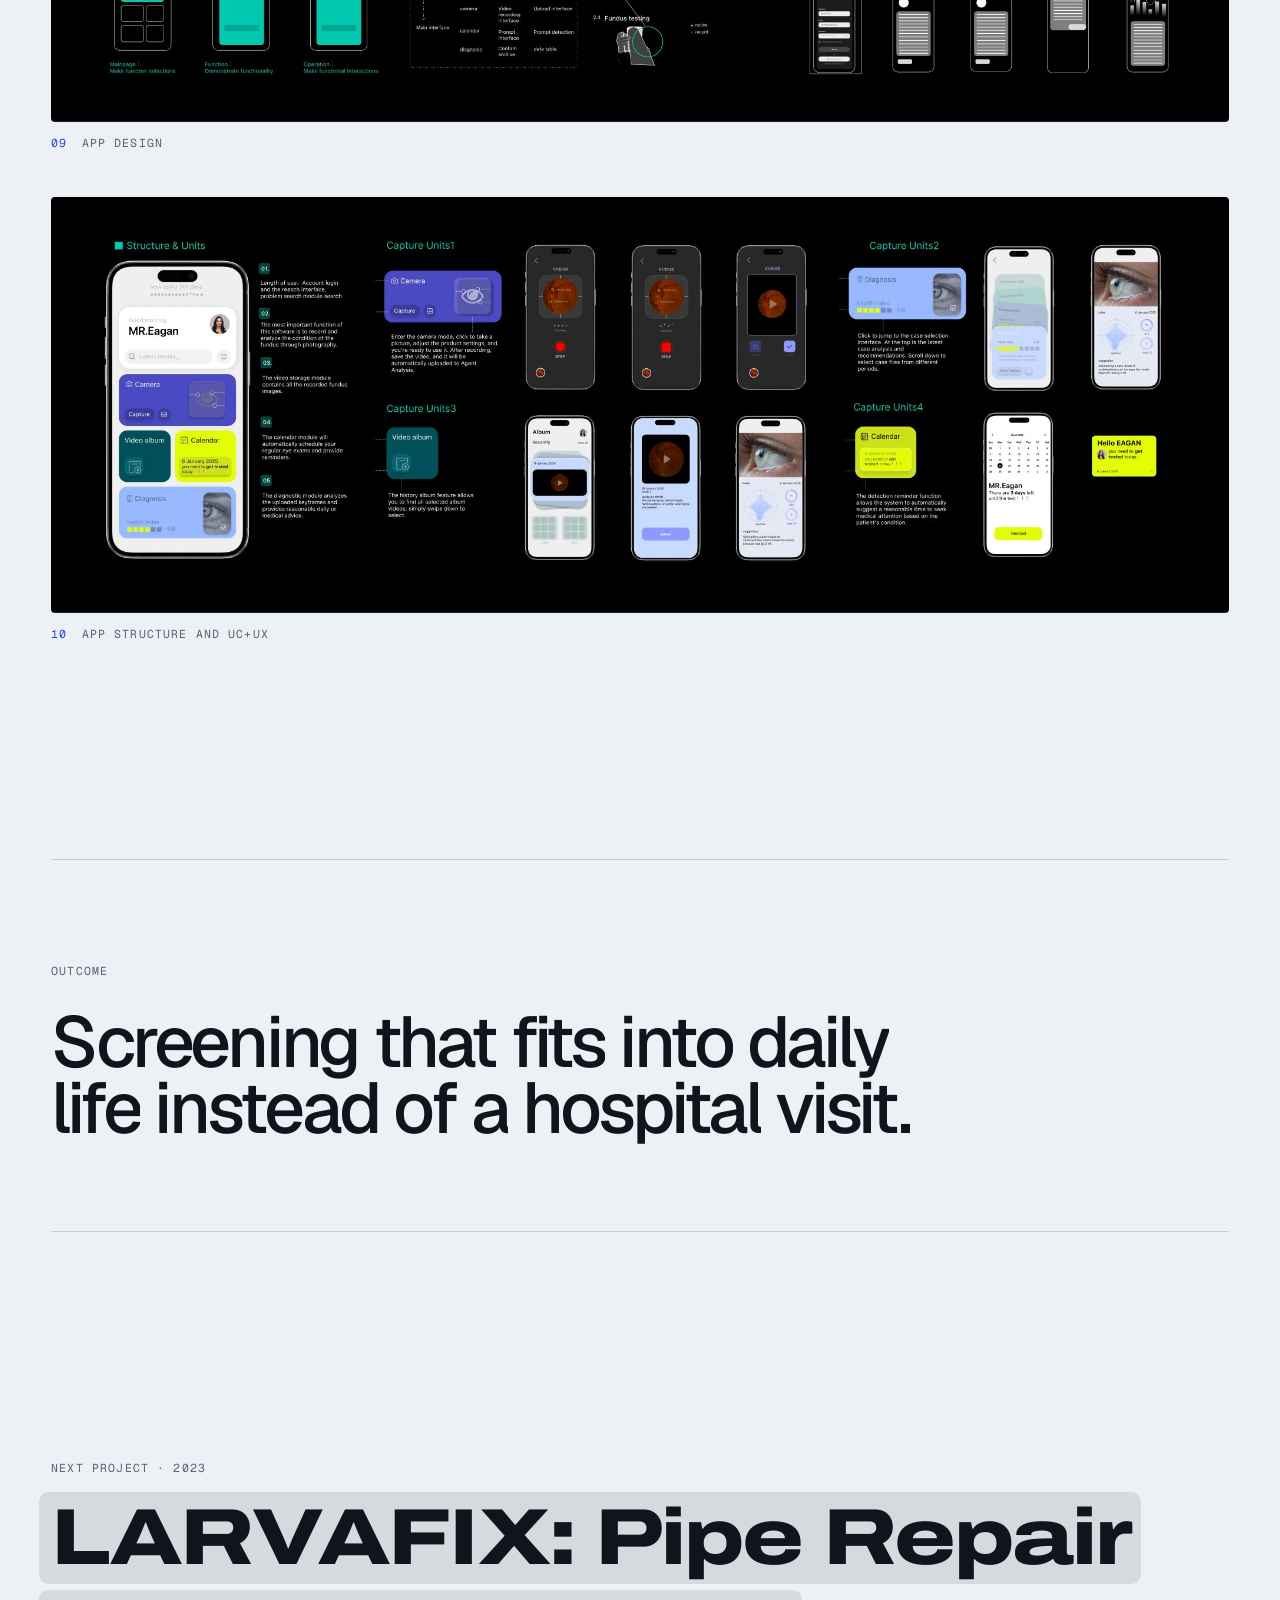
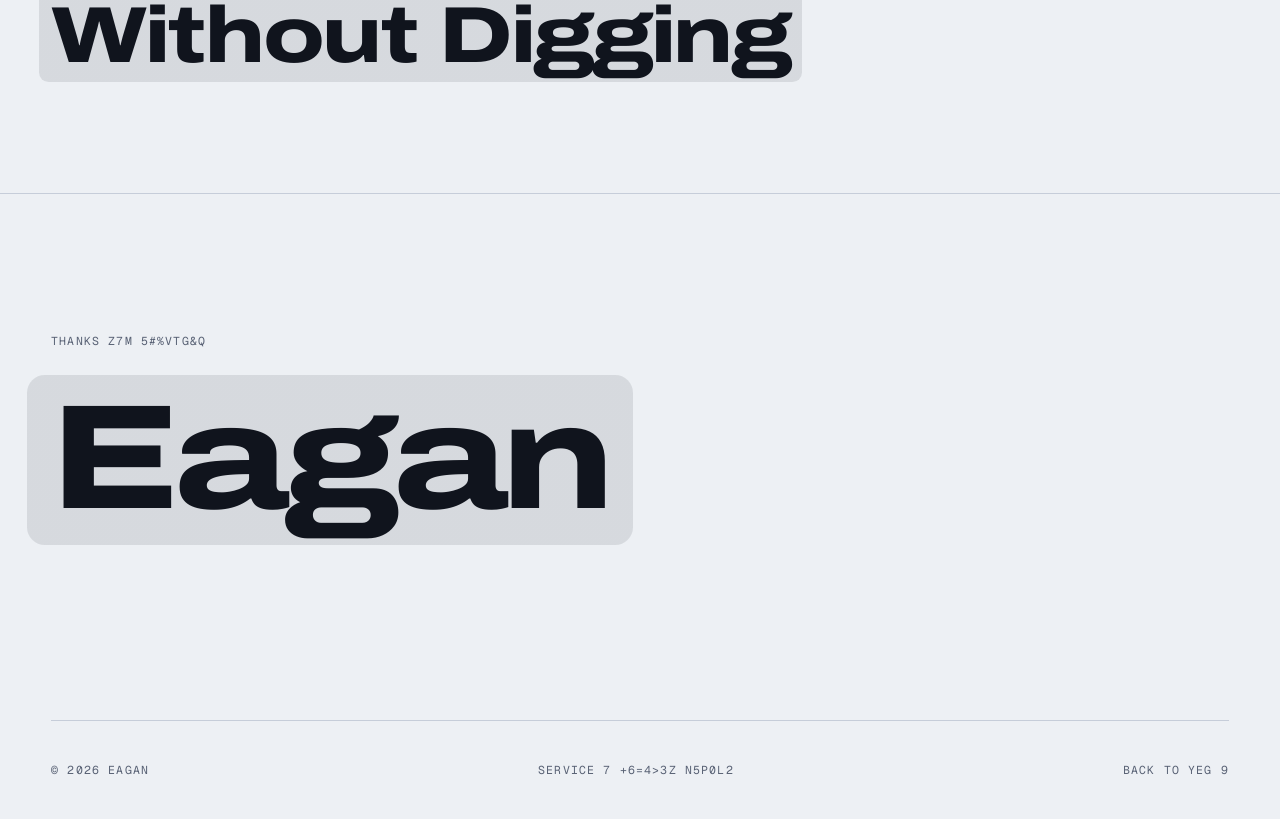
<file: project-coin-eye.html>
<!doctype html>
<html lang="en">
<head>
<meta charset="utf-8">
<meta name="viewport" content="width=device-width, initial-scale=1, viewport-fit=cover">
<title>COIN EYE · Eagan</title>
<meta name="claude:viewport-fit-sides" content="cover">
<meta name="description" content="A phone clip and app that reconstruct a spherical fundus image from a smartphone video, so people with diabetes can check their retinas at home without bulky equipment or pupil dilation.">
<link rel="preconnect" href="https://fonts.googleapis.com">
<link rel="preconnect" href="https://fonts.gstatic.com" crossorigin>
<link rel="preload" href="assets/fonts/geist-latin.woff2" as="font" type="font/woff2" crossorigin>
<link rel="preload" href="assets/fonts/archivo-latin.woff2" as="font" type="font/woff2" crossorigin>
<link rel="stylesheet" href="https://fonts.googleapis.com/css2?family=Noto+Sans+SC:wght@300;400;500;700&display=swap">
<link rel="stylesheet" href="assets/site.css">
<script>(function(){var d=document.documentElement,l;d.classList.add("js");try{l=localStorage.getItem("lang")}catch(e){}if(l!=="zh"&&l!=="en")l=/^zh/i.test(navigator.language||"")?"zh":"en";d.setAttribute("data-lang",l);d.lang=l==="zh"?"zh-CN":"en"})()</script>
</head>
<body>
<div class="curtain" aria-hidden="true"><span>COIN EYE</span></div>
<div class="progress" aria-hidden="true"></div>
<div class="cursor" aria-hidden="true"><div class="ring"><span>View</span></div><i class="xy"></i></div>
<header class="site-head">
  <div class="wrap">
    <a class="brand" href="index.html" data-label="Eagan">Eagan <span class="cjk">黄一罡（思衡）</span></a>
    <div class="head-right">
      <nav class="nav" aria-label="Main"><a href="work.html" aria-current="page" data-label="Projects"><span class="roll"><span class="en" data-text="Projects">Projects</span><span class="zh" data-text="作品">作品</span></span></a><a href="art.html" data-label="Art"><span class="roll"><span class="en" data-text="Art">Art</span><span class="zh" data-text="艺术创作">艺术创作</span></span></a><a href="experience.html" data-label="Experience"><span class="roll"><span class="en" data-text="Experience">Experience</span><span class="zh" data-text="经历">经历</span></span></a><a href="index.html#contact" data-label="Contact"><span class="roll"><span class="en" data-text="Contact">Contact</span><span class="zh" data-text="联系">联系</span></span></a></nav>
      <button class="lang-btn" type="button" data-lang-toggle aria-label="Switch language / 切换语言"><span data-l="zh">中</span><i>/</i><span data-l="en">EN</span></button>
    </div>
  </div>
</header>
<main>
<section class="p-hero" id="top"><div class="wrap">
  <div class="crumbs mono" data-reveal="fade"><a class="back-link" href="work.html" data-back data-label="Back"><svg width="18" height="18" viewBox="0 0 28 28" aria-hidden="true"><path d="M23 14H5M12 7l-7 7 7 7" fill="none" stroke="currentColor" stroke-width="1.6"/></svg><span class="en">Back</span><span class="zh" lang="zh-CN">返回</span></a><span class="sep"></span><a href="work.html" data-label="Projects"><span class="en">Projects</span><span class="zh" lang="zh-CN">作品</span></a><span>/</span><span><span class="en">Health service · Product &amp; app</span><span class="zh" lang="zh-CN">健康服务 · 产品与 App</span></span></div>
  <h1 class="display h-xl hd" data-split><span class="hl"><span class="en">COIN EYE:<br>Retinal Screening at Home</span><span class="zh" lang="zh-CN">COIN EYE：<br>居家视网膜筛查</span></span></h1>
  <p class="lede" data-reveal style="--d:300ms"><span class="en">A phone clip and app that reconstruct a spherical fundus image from a smartphone video, so people with diabetes can check their retinas at home without bulky equipment or pupil dilation.</span><span class="zh" lang="zh-CN">一个手机夹具加一款 App：用手机视频重建球面眼底图像，让糖尿病患者不用大型设备、不用散瞳，在家就能检查视网膜。</span></p>
  <dl class="meta-grid" data-reveal style="--d:400ms">
    <div><dt class="mono"><span class="en">Role</span><span class="zh" lang="zh-CN">角色</span></dt><dd><span class="en">Personal project</span><span class="zh" lang="zh-CN">个人项目</span></dd></div>
    <div><dt class="mono"><span class="en">Timeline</span><span class="zh" lang="zh-CN">时间</span></dt><dd>03/2024 – 10/2024</dd></div>
    <div><dt class="mono"><span class="en">Context</span><span class="zh" lang="zh-CN">背景</span></dt><dd><span class="en">Clinical data with Beijing Eye Institute</span><span class="zh" lang="zh-CN">与北京眼科研究所合作获取临床数据</span></dd></div>
    <div><dt class="mono"><span class="en">Methods &amp; tools</span><span class="zh" lang="zh-CN">方法与工具</span></dt><dd>Interviews, personas, prototyping, 3D printing, AI image synthesis, app design</dd></div>
  </dl>
</div></section>
<section class="wrap cover"><div class="parallax-box" data-reveal="clip"><figure class="plate photo wide"><div class="plx" data-parallax="0.08"><img src="assets/img/coin-eye/hero.jpg" alt="COIN EYE" decoding="async"></div></figure></div></section>
<section class="section"><div class="wrap"><div class="chapters"><article class="chapter vz-ch">
  <p class="mono ch-num" data-reveal><b>01</b><span>/ 04</span><span class="en">Insight</span><span class="zh" lang="zh-CN">研究洞察</span></p>
  <h2 class="display h-s hd" data-reveal><span class="hl"><span class="en">Why does the disease keep getting worse?</span><span class="zh" lang="zh-CN">为什么病情还是在恶化？</span></span></h2>
  <div class="vz vz-stats-b" data-reveal style="--d:80ms"><ul class="vz-stats" style="--n:3"><li><b><span class="en">140M</span><span class="zh" lang="zh-CN">1.4 亿</span></b><span><span class="en">people with diabetes in China, 2021</span><span class="zh" lang="zh-CN">2021 年中国糖尿病患者</span></span></li><li><b><span class="en">1 in 10</span><span class="zh" lang="zh-CN">1/10</span></b><span><span class="en">adults affected</span><span class="zh" lang="zh-CN">成年人患病比例</span></span></li><li><b><span class="en">Irreversible</span><span class="zh" lang="zh-CN">不可逆</span></b><span><span class="en">damage from diabetic retinopathy</span><span class="zh" lang="zh-CN">糖尿病视网膜病变的损伤</span></span></li></ul></div><div class="vz vz-converge-b" data-reveal style="--d:170ms"><div class="vz-converge"><p class="mono vz-k">4 <span class="en">Interview dimensions</span><span class="zh" lang="zh-CN">访谈维度</span></p>
  <div class="vz-converge-row"><ul><li><span class="en">Physical &amp; mental health</span><span class="zh" lang="zh-CN">身心健康</span></li><li><span class="en">Social awareness</span><span class="zh" lang="zh-CN">社会认知</span></li><li><span class="en">Family care</span><span class="zh" lang="zh-CN">家庭照护</span></li><li><span class="en">Lifestyle</span><span class="zh" lang="zh-CN">生活方式</span></li></ul><svg class="vz-arw" viewBox="0 0 40 12" aria-hidden="true"><path d="M0 6h37M32 1l5 5-5 5" fill="none" stroke="currentColor" stroke-width="1.2" vector-effect="non-scaling-stroke"/></svg><div class="vz-converge-to"><span class="en">3 personas</span><span class="zh" lang="zh-CN">3 类用户画像</span></div></div></div></div>
  <details class="ch-more"><summary class="mono"><span class="en">Read the notes</span><span class="zh" lang="zh-CN">展开文字说明</span></summary>
    <div class="prose"><ul><li><span class="en">China had about 140 million people with diabetes in 2021, roughly one in ten adults. Diabetic retinopathy is an irreversible complication.</span><span class="zh" lang="zh-CN">2021 年中国糖尿病患者约 1.4 亿，相当于每 10 人中就有 1 人。糖尿病视网膜病变是不可逆的并发症。</span></li><li><span class="en">Interviews looked at four dimensions: physical and mental health, social awareness, family care and lifestyle, and produced three personas.</span><span class="zh" lang="zh-CN">访谈从身心健康、社会认知、家庭照护和生活方式四个维度展开，提炼出三类用户画像。</span></li></ul></div></details>
</article><article class="chapter vz-ch">
  <p class="mono ch-num" data-reveal><b>02</b><span>/ 04</span><span class="en">Pain points</span><span class="zh" lang="zh-CN">痛点</span></p>
  <h2 class="display h-s hd" data-reveal><span class="hl"><span class="en">What people told me</span><span class="zh" lang="zh-CN">用户怎么说</span></span></h2>
  <div class="vz vz-quotes-b" data-reveal style="--d:80ms"><div class="vz-quotes"><ul><li><span aria-hidden="true">“</span><span class="en">Dilated at every visit, hours to recover</span><span class="zh" lang="zh-CN">每次都要散瞳，恢复要很久</span></li><li><span aria-hidden="true">“</span><span class="en">A full check-up costs too much to repeat</span><span class="zh" lang="zh-CN">全面检查太贵，没法常做</span></li><li><span aria-hidden="true">“</span><span class="en">No daily self-check: ignore it or panic</span><span class="zh" lang="zh-CN">日常没法自查：要么忽视，要么焦虑</span></li></ul><svg class="vz-quotes-lines" viewBox="0 0 300 48" preserveAspectRatio="none" aria-hidden="true"><path d="M50 0 C50 30 150 18 150 48" fill="none" stroke="currentColor" stroke-width="1" vector-effect="non-scaling-stroke"/><path d="M150 0 C150 30 150 18 150 48" fill="none" stroke="currentColor" stroke-width="1" vector-effect="non-scaling-stroke"/><path d="M250 0 C250 30 150 18 150 48" fill="none" stroke="currentColor" stroke-width="1" vector-effect="non-scaling-stroke"/></svg><p class="vz-q"><span><span class="en">Why can&#x27;t this test happen at home?</span><span class="zh" lang="zh-CN">为什么这项检查不能在家完成？</span></span></p></div></div>
  <details class="ch-more"><summary class="mono"><span class="en">Read the notes</span><span class="zh" lang="zh-CN">展开文字说明</span></summary>
    <div class="prose"><ul><li><span class="en">Dilation at every hospital check takes hours to recover from, and a full check-up is too expensive to repeat often.</span><span class="zh" lang="zh-CN">每次去医院都要散瞳，恢复要很久；全面检查费用高，难以经常做。</span></li><li><span class="en">With no easy way to check day to day, patients either ignore early signs or become anxious and over-visit the hospital.</span><span class="zh" lang="zh-CN">日常没有方便的自查方法，患者要么忽视早期信号，要么过度焦虑、频繁跑医院。</span></li><li><span class="en">So the question became: why can&#x27;t this test happen at home?</span><span class="zh" lang="zh-CN">于是问题变成：为什么这项检查不能在家完成？</span></li></ul></div></details>
</article><article class="chapter vz-ch">
  <p class="mono ch-num" data-reveal><b>03</b><span>/ 04</span><span class="en">Experiments</span><span class="zh" lang="zh-CN">实验</span></p>
  <h2 class="display h-s hd" data-reveal><span class="hl"><span class="en">Making a phone see the retina</span><span class="zh" lang="zh-CN">让手机看清眼底</span></span></h2>
  <div class="vz vz-cards-b" data-reveal style="--d:80ms"><div class="vz-cards"><p class="mono vz-k"><span class="en">Prototype tests</span><span class="zh" lang="zh-CN">原型实验</span></p><ul style="--n:5"><li><span class="mono">01</span><b><span class="en">20D lens</span><span class="zh" lang="zh-CN">20D 透镜</span></b><span class="vz-r"><span class="en">Imaging</span><span class="zh" lang="zh-CN">成像</span></span></li><li><span class="mono">02</span><b><span class="en">Polariser</span><span class="zh" lang="zh-CN">偏振片</span></b><span class="vz-r"><span class="en">Cuts glare</span><span class="zh" lang="zh-CN">消除反光</span></span></li><li><span class="mono">03</span><b><span class="en">Grip &amp; eye cup</span><span class="zh" lang="zh-CN">握持与贴眼</span></b><span class="vz-r"><span class="en">Comfortable size</span><span class="zh" lang="zh-CN">舒适尺寸</span></span></li><li><span class="mono">04</span><b><span class="en">Folding support</span><span class="zh" lang="zh-CN">折叠支架</span></b></li><li><span class="mono">05</span><b><span class="en">Guidance light</span><span class="zh" lang="zh-CN">引导光</span></b></li></ul></div></div><div class="vz vz-flow-b" data-reveal style="--d:170ms"><div class="vz-flowwrap"><p class="mono vz-k"><span class="en">From video to diagnosis</span><span class="zh" lang="zh-CN">从视频到诊断</span></p><ol class="vz-flow" style="--n:4"><li><span class="mono">01</span><b><span class="en">Short video</span><span class="zh" lang="zh-CN">短视频</span></b></li><li><span class="mono">02</span><b><span class="en">Key frames</span><span class="zh" lang="zh-CN">提取关键帧</span></b></li><li><span class="mono">03</span><b><span class="en">Spherical fundus image</span><span class="zh" lang="zh-CN">拼接球面眼底图</span></b></li><li class="is-key"><span class="mono">04</span><b><span class="en">AI analysis</span><span class="zh" lang="zh-CN">AI 分析</span></b></li></ol></div></div>
  <details class="ch-more"><summary class="mono"><span class="en">Read the notes</span><span class="zh" lang="zh-CN">展开文字说明</span></summary>
    <div class="prose"><ul><li><span class="en">Prototype tests covered imaging with a 20D lens, a polariser to cut glare, a comfortable grip and eye opening, a folding support and a guidance light.</span><span class="zh" lang="zh-CN">原型实验包括：20D 透镜成像、偏振片消除反光、握持与贴眼尺寸的舒适度、折叠支架以及引导光。</span></li><li><span class="en">Key frames from a short video are stitched to widen the view towards a full spherical fundus image, then read by an AI model.</span><span class="zh" lang="zh-CN">从一段短视频中提取关键帧拼接，把视野扩展为完整的球面眼底图像，再交给 AI 模型分析。</span></li></ul></div></details>
</article><article class="chapter vz-ch">
  <p class="mono ch-num" data-reveal><b>04</b><span>/ 04</span><span class="en">Service</span><span class="zh" lang="zh-CN">服务</span></p>
  <h2 class="display h-s hd" data-reveal><span class="hl"><span class="en">From self-test to ongoing care</span><span class="zh" lang="zh-CN">从自测到持续管理</span></span></h2>
  <div class="vz vz-flow-b" data-reveal style="--d:80ms"><div class="vz-flowwrap"><p class="mono vz-k"><span class="en">The app, step by step</span><span class="zh" lang="zh-CN">App 引导的每一步</span></p><ol class="vz-flow" style="--n:6"><li><span class="mono">01</span><b><span class="en">Reminder</span><span class="zh" lang="zh-CN">提醒</span></b></li><li><span class="mono">02</span><b><span class="en">Calibrate</span><span class="zh" lang="zh-CN">校准</span></b></li><li><span class="mono">03</span><b><span class="en">Record</span><span class="zh" lang="zh-CN">录制</span></b></li><li><span class="mono">04</span><b><span class="en">Upload</span><span class="zh" lang="zh-CN">上传</span></b></li><li><span class="mono">05</span><b><span class="en">AI analysis</span><span class="zh" lang="zh-CN">AI 分析</span></b></li><li class="is-key"><span class="mono">06</span><b><span class="en">Results &amp; advice</span><span class="zh" lang="zh-CN">结果与建议</span></b></li></ol></div></div><div class="vz vz-chips-b" data-reveal style="--d:170ms"><div class="vz-chips"><p class="mono vz-k"><span class="en">Ongoing care</span><span class="zh" lang="zh-CN">持续管理</span></p><ul><li><span class="en">Lifestyle advice</span><span class="zh" lang="zh-CN">生活建议</span></li><li><span class="en">Calendar</span><span class="zh" lang="zh-CN">日历</span></li><li><span class="en">History archive</span><span class="zh" lang="zh-CN">历史档案</span></li></ul></div></div><div class="vz vz-note-b" data-reveal style="--d:260ms"><p class="vz-note"><span class="mono"><span class="en">Tested</span><span class="zh" lang="zh-CN">测试</span></span><span class="en">Yumy Disability Design Exchange Community, with broadly positive feedback</span><span class="zh" lang="zh-CN">Yumy 无障碍设计交流社区，反馈普遍积极</span></p></div>
  <details class="ch-more"><summary class="mono"><span class="en">Read the notes</span><span class="zh" lang="zh-CN">展开文字说明</span></summary>
    <div class="prose"><ul><li><span class="en">The app guides each step: reminder, calibration, recording, upload, AI analysis, then results with lifestyle advice, a calendar and a history archive.</span><span class="zh" lang="zh-CN">App 引导每一步：提醒、校准、录制、上传、AI 分析，再给出结果、生活建议、日历和历史档案。</span></li><li><span class="en">The prototype was tested in the Yumy Disability Design Exchange Community with broadly positive feedback.</span><span class="zh" lang="zh-CN">原型在 Yumy 无障碍设计交流社区测试，获得广泛的正面反馈。</span></li></ul></div></details>
</article></div></div></section>
<section class="section boards-sec"><div class="wrap">
  <div class="sec-head">
    <h2 class="display h-l hd" data-split><span class="hl"><span class="en">Portfolio boards</span><span class="zh" lang="zh-CN">作品展板</span></span></h2>
    <p class="mono muted" data-reveal><span class="en">10 boards · tap to enlarge</span><span class="zh" lang="zh-CN">共 10 张 · 点击放大</span></p>
  </div>
  <div class="boards"><a class="board" href="assets/img/coin-eye/01.jpg" data-lightbox="bd-1" data-cursor="Zoom" data-reveal>
  <img src="assets/img/coin-eye/01.jpg" alt="Cover" loading="lazy" decoding="async" width="2000" height="707">
  <span class="board-cap mono"><span>01</span><span class="en">Cover</span><span class="zh" lang="zh-CN">封面</span></span>
</a><a class="board" href="assets/img/coin-eye/02.jpg" data-lightbox="bd-2" data-cursor="Zoom" data-reveal>
  <img src="assets/img/coin-eye/02.jpg" alt="Data research and disease factors" loading="lazy" decoding="async" width="2000" height="707">
  <span class="board-cap mono"><span>02</span><span class="en">Data research and disease factors</span><span class="zh" lang="zh-CN">数据研究与致病因素</span></span>
</a><a class="board" href="assets/img/coin-eye/03.jpg" data-lightbox="bd-3" data-cursor="Zoom" data-reveal>
  <img src="assets/img/coin-eye/03.jpg" alt="Interviews and existing products" loading="lazy" decoding="async" width="2000" height="707">
  <span class="board-cap mono"><span>03</span><span class="en">Interviews and existing products</span><span class="zh" lang="zh-CN">访谈框架与竞品研究</span></span>
</a><a class="board" href="assets/img/coin-eye/04.jpg" data-lightbox="bd-4" data-cursor="Zoom" data-reveal>
  <img src="assets/img/coin-eye/04.jpg" alt="Prototype experiments 1" loading="lazy" decoding="async" width="2000" height="707">
  <span class="board-cap mono"><span>04</span><span class="en">Prototype experiments 1</span><span class="zh" lang="zh-CN">原型实验 1</span></span>
</a><a class="board" href="assets/img/coin-eye/05.jpg" data-lightbox="bd-5" data-cursor="Zoom" data-reveal>
  <img src="assets/img/coin-eye/05.jpg" alt="Prototype experiments 2" loading="lazy" decoding="async" width="2000" height="707">
  <span class="board-cap mono"><span>05</span><span class="en">Prototype experiments 2</span><span class="zh" lang="zh-CN">原型实验 2</span></span>
</a><a class="board" href="assets/img/coin-eye/06.jpg" data-lightbox="bd-6" data-cursor="Zoom" data-reveal>
  <img src="assets/img/coin-eye/06.jpg" alt="Prototype experiments 3" loading="lazy" decoding="async" width="2000" height="707">
  <span class="board-cap mono"><span>06</span><span class="en">Prototype experiments 3</span><span class="zh" lang="zh-CN">原型实验 3</span></span>
</a><a class="board" href="assets/img/coin-eye/07.jpg" data-lightbox="bd-7" data-cursor="Zoom" data-reveal>
  <img src="assets/img/coin-eye/07.jpg" alt="Prototype experiments 4" loading="lazy" decoding="async" width="2000" height="707">
  <span class="board-cap mono"><span>07</span><span class="en">Prototype experiments 4</span><span class="zh" lang="zh-CN">原型实验 4</span></span>
</a><a class="board" href="assets/img/coin-eye/08.jpg" data-lightbox="bd-8" data-cursor="Zoom" data-reveal>
  <img src="assets/img/coin-eye/08.jpg" alt="Product structure" loading="lazy" decoding="async" width="2000" height="707">
  <span class="board-cap mono"><span>08</span><span class="en">Product structure</span><span class="zh" lang="zh-CN">产品结构</span></span>
</a><a class="board" href="assets/img/coin-eye/09.jpg" data-lightbox="bd-9" data-cursor="Zoom" data-reveal>
  <img src="assets/img/coin-eye/09.jpg" alt="App design" loading="lazy" decoding="async" width="2000" height="707">
  <span class="board-cap mono"><span>09</span><span class="en">App design</span><span class="zh" lang="zh-CN">App 设计</span></span>
</a><a class="board" href="assets/img/coin-eye/10.jpg" data-lightbox="bd-10" data-cursor="Zoom" data-reveal>
  <img src="assets/img/coin-eye/10.jpg" alt="App structure and units" loading="lazy" decoding="async" width="2000" height="707">
  <span class="board-cap mono"><span>10</span><span class="en">App structure and units</span><span class="zh" lang="zh-CN">App 结构与功能</span></span>
</a></div>
</div></section>
<template id="bd-1"><figure class="lb-slide"><img src="assets/img/coin-eye/01.jpg" alt="Cover">
<figcaption class="mono muted">01 / 10 · <span class="en">Cover</span><span class="zh" lang="zh-CN">封面</span></figcaption></figure></template><template id="bd-2"><figure class="lb-slide"><img src="assets/img/coin-eye/02.jpg" alt="Data research and disease factors">
<figcaption class="mono muted">02 / 10 · <span class="en">Data research and disease factors</span><span class="zh" lang="zh-CN">数据研究与致病因素</span></figcaption></figure></template><template id="bd-3"><figure class="lb-slide"><img src="assets/img/coin-eye/03.jpg" alt="Interviews and existing products">
<figcaption class="mono muted">03 / 10 · <span class="en">Interviews and existing products</span><span class="zh" lang="zh-CN">访谈框架与竞品研究</span></figcaption></figure></template><template id="bd-4"><figure class="lb-slide"><img src="assets/img/coin-eye/04.jpg" alt="Prototype experiments 1">
<figcaption class="mono muted">04 / 10 · <span class="en">Prototype experiments 1</span><span class="zh" lang="zh-CN">原型实验 1</span></figcaption></figure></template><template id="bd-5"><figure class="lb-slide"><img src="assets/img/coin-eye/05.jpg" alt="Prototype experiments 2">
<figcaption class="mono muted">05 / 10 · <span class="en">Prototype experiments 2</span><span class="zh" lang="zh-CN">原型实验 2</span></figcaption></figure></template><template id="bd-6"><figure class="lb-slide"><img src="assets/img/coin-eye/06.jpg" alt="Prototype experiments 3">
<figcaption class="mono muted">06 / 10 · <span class="en">Prototype experiments 3</span><span class="zh" lang="zh-CN">原型实验 3</span></figcaption></figure></template><template id="bd-7"><figure class="lb-slide"><img src="assets/img/coin-eye/07.jpg" alt="Prototype experiments 4">
<figcaption class="mono muted">07 / 10 · <span class="en">Prototype experiments 4</span><span class="zh" lang="zh-CN">原型实验 4</span></figcaption></figure></template><template id="bd-8"><figure class="lb-slide"><img src="assets/img/coin-eye/08.jpg" alt="Product structure">
<figcaption class="mono muted">08 / 10 · <span class="en">Product structure</span><span class="zh" lang="zh-CN">产品结构</span></figcaption></figure></template><template id="bd-9"><figure class="lb-slide"><img src="assets/img/coin-eye/09.jpg" alt="App design">
<figcaption class="mono muted">09 / 10 · <span class="en">App design</span><span class="zh" lang="zh-CN">App 设计</span></figcaption></figure></template><template id="bd-10"><figure class="lb-slide"><img src="assets/img/coin-eye/10.jpg" alt="App structure and units">
<figcaption class="mono muted">10 / 10 · <span class="en">App structure and units</span><span class="zh" lang="zh-CN">App 结构与功能</span></figcaption></figure></template>
<div class="lightbox" role="dialog" aria-modal="true" aria-label="Board" hidden>
  <button class="lb-close mono" type="button" data-lb-close><span class="en">Close</span><span class="zh" lang="zh-CN">关闭</span> ✕</button>
  <button class="lb-nav lb-prev" type="button" data-lb-step="-1"><svg width="18" height="18" viewBox="0 0 28 28" aria-hidden="true"><path d="M23 14H5M12 7l-7 7 7 7" fill="none" stroke="currentColor" stroke-width="1.6"/></svg><span class="lb-nav-t mono"><span class="en">Previous</span><span class="zh" lang="zh-CN">上一张</span></span></button><button class="lb-nav lb-next" type="button" data-lb-step="1"><svg width="28" height="28" viewBox="0 0 28 28" aria-hidden="true"><path d="M5 14h18M16 7l7 7-7 7" fill="none" stroke="currentColor" stroke-width="1.5"/></svg><span class="lb-nav-t mono"><span class="en">Next</span><span class="zh" lang="zh-CN">下一张</span></span></button>
  <div class="lb-body"></div>
</div>
<section class="section"><div class="wrap"><div class="highlight">
  <p class="mono muted" data-reveal><span class="en">Outcome</span><span class="zh" lang="zh-CN">成果</span></p>
  <p class="display h-l" data-split><span class="en">Screening that fits into daily life instead of a hospital visit.</span><span class="zh" lang="zh-CN">让筛查融入日常生活，而不是一次医院就诊。</span></p>
</div></div></section>
<a class="back-fab mono" href="work.html" data-back data-label="Back" aria-label="Back / 返回"><svg width="18" height="18" viewBox="0 0 28 28" aria-hidden="true"><path d="M23 14H5M12 7l-7 7 7 7" fill="none" stroke="currentColor" stroke-width="1.6"/></svg><span><span class="en">Back</span><span class="zh" lang="zh-CN">返回</span></span></a>
<a class="next" href="project-larvafix.html" data-label="LARVAFIX" data-cursor="Next"><div class="wrap">
  <p class="mono muted"><span class="en">Next project</span><span class="zh" lang="zh-CN">下一个作品</span> · 2023</p>
  <p class="display h-xl hd hd-next"><span class="hl"><span class="en">LARVAFIX: Pipe Repair Without Digging</span><span class="zh" lang="zh-CN">LARVAFIX：不开挖的管道修复</span></span></p>
</div></a>
<section class="field-host end-band" aria-label="Eagan">
  <canvas class="field" data-lines="18" aria-hidden="true"></canvas>
  <div class="wrap">
    <p class="mono muted" data-reveal="fade"><span class="en">Thanks for visiting</span><span class="zh" lang="zh-CN">感谢浏览</span></p>
    <div class="hero-name end-name"><p class="display h-xxl hd" data-split data-vf><span class="hl">Eagan</span></p></div>
  </div>
</section>
</main>
<footer class="wrap">
  <div class="foot mono">
    <span>© 2026 Eagan</span>
    <span><span class="en">Service &amp; product design</span><span class="zh" lang="zh-CN">服务设计 · 产品设计</span></span>
    <a href="#top" data-label="Top"><span class="en">Back to top ↑</span><span class="zh" lang="zh-CN">回到顶部 ↑</span></a>
  </div>
</footer>
<script src="assets/site.js"></script>
</body>
</html>
</file>
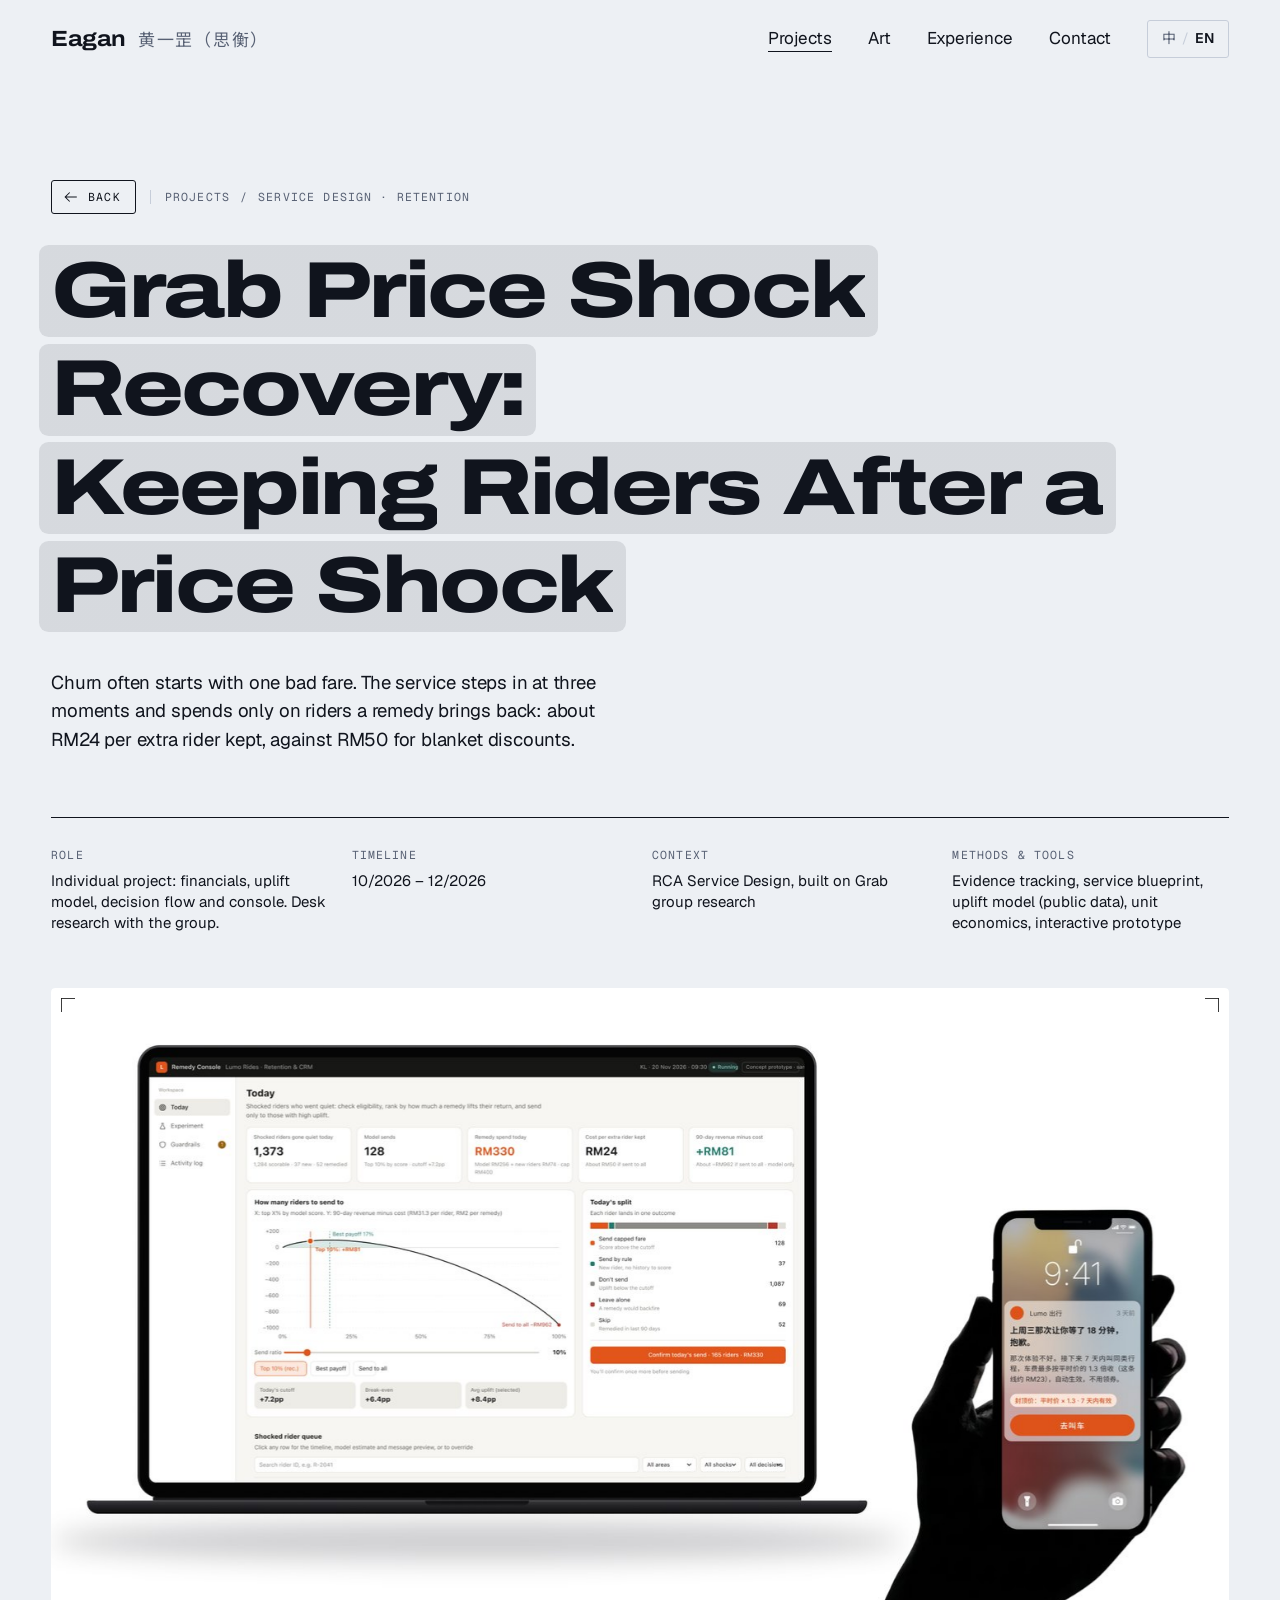
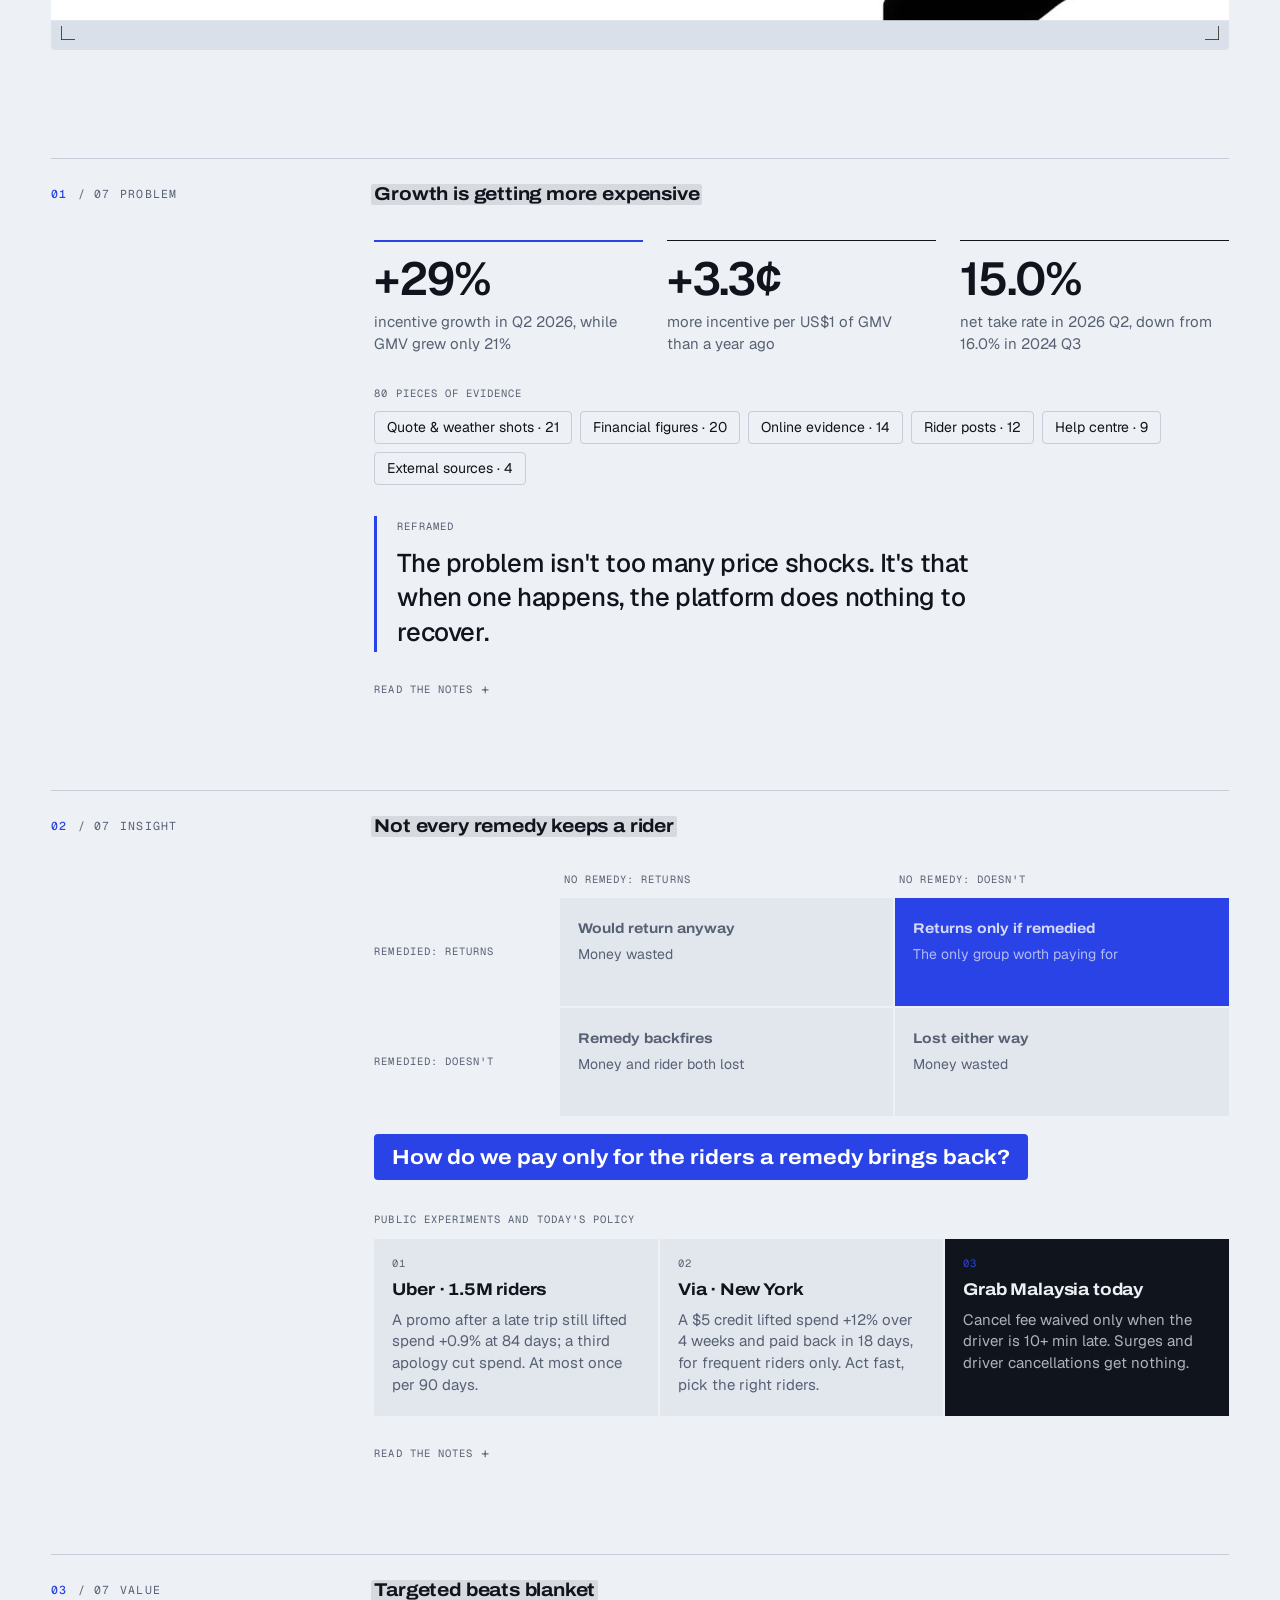
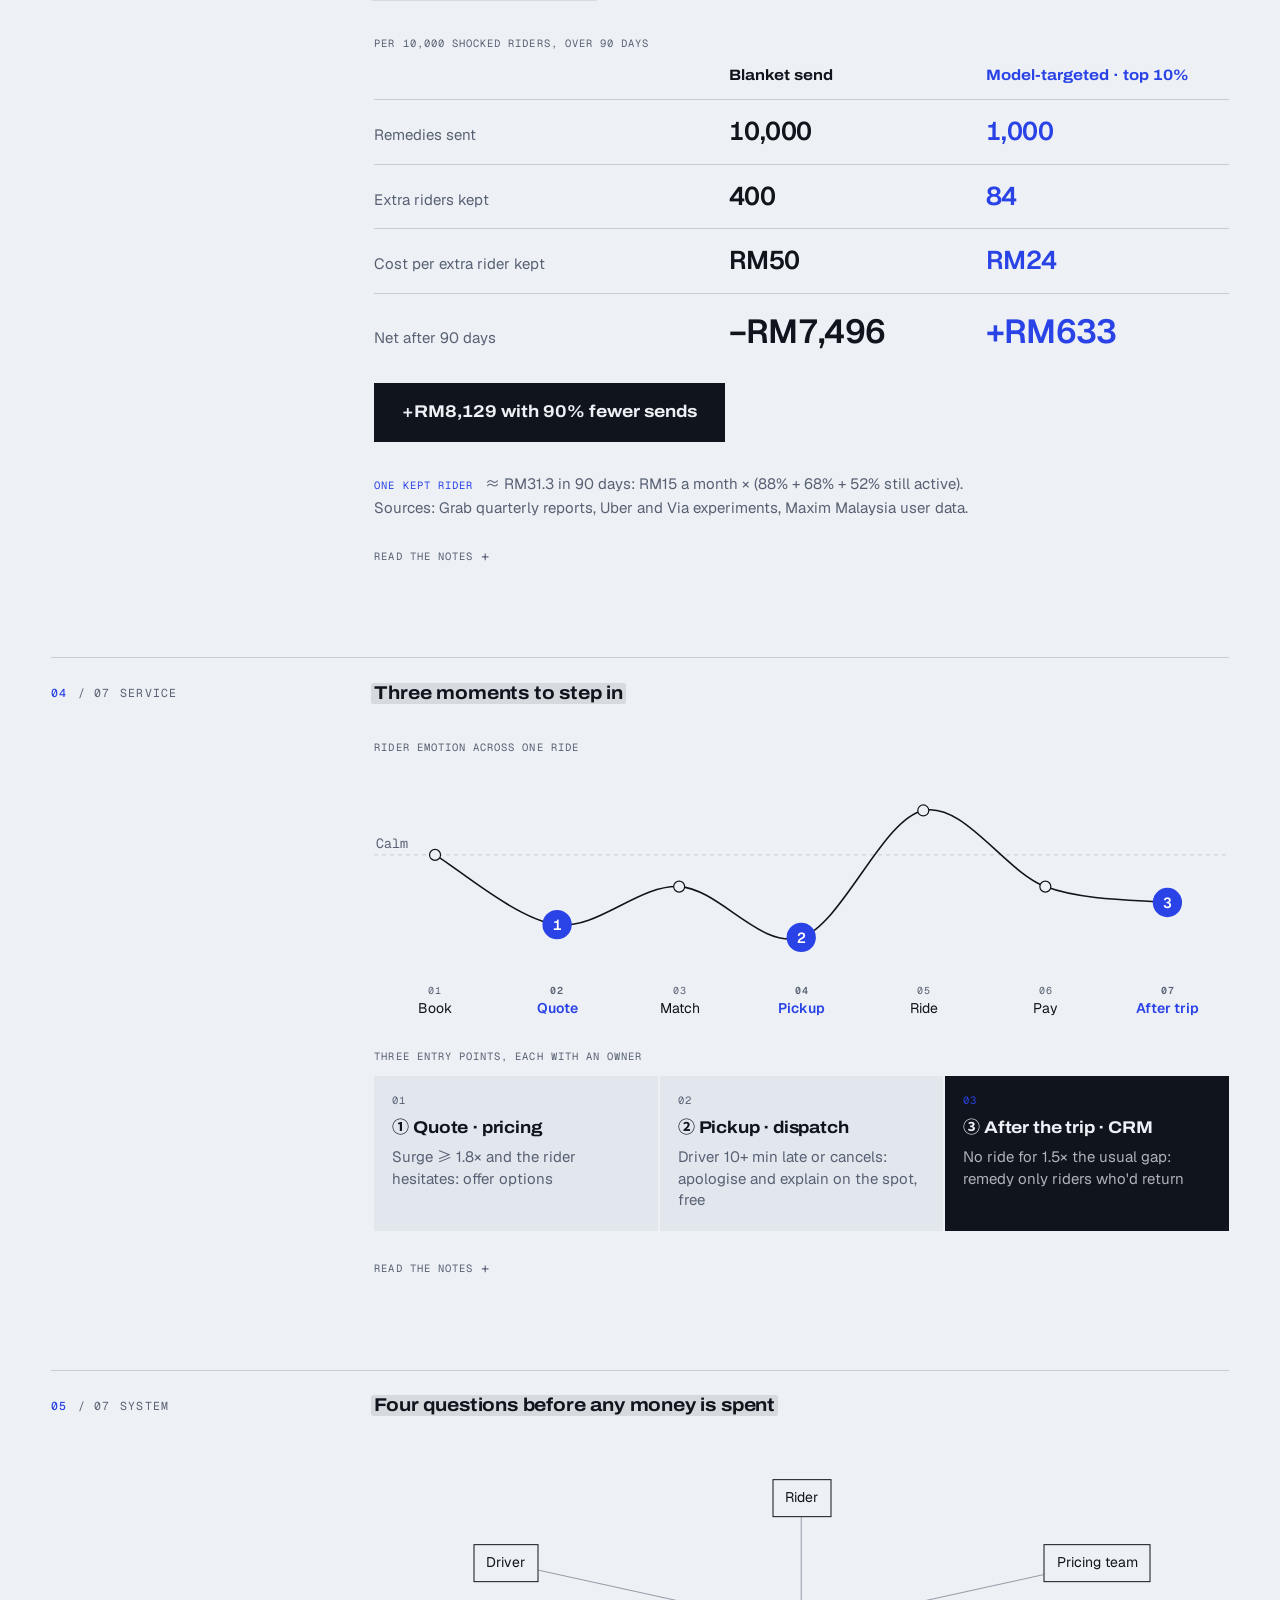
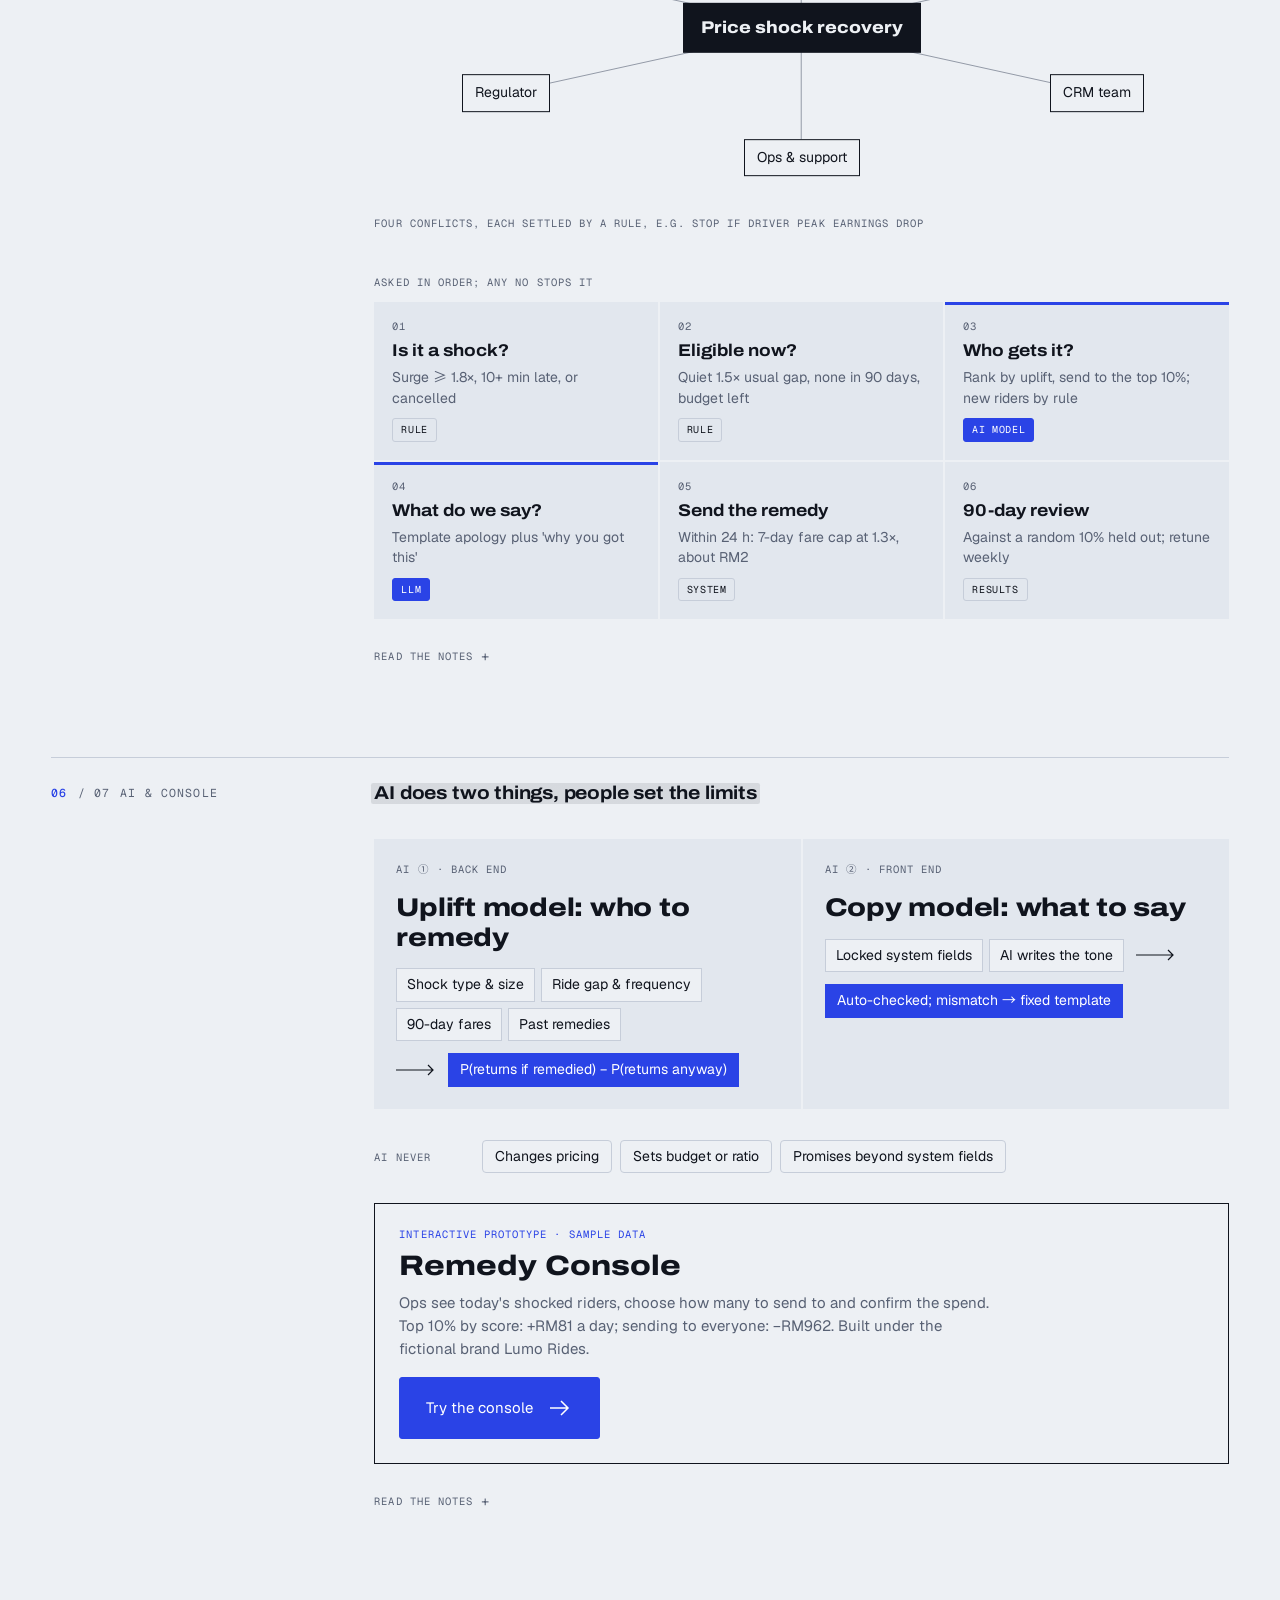
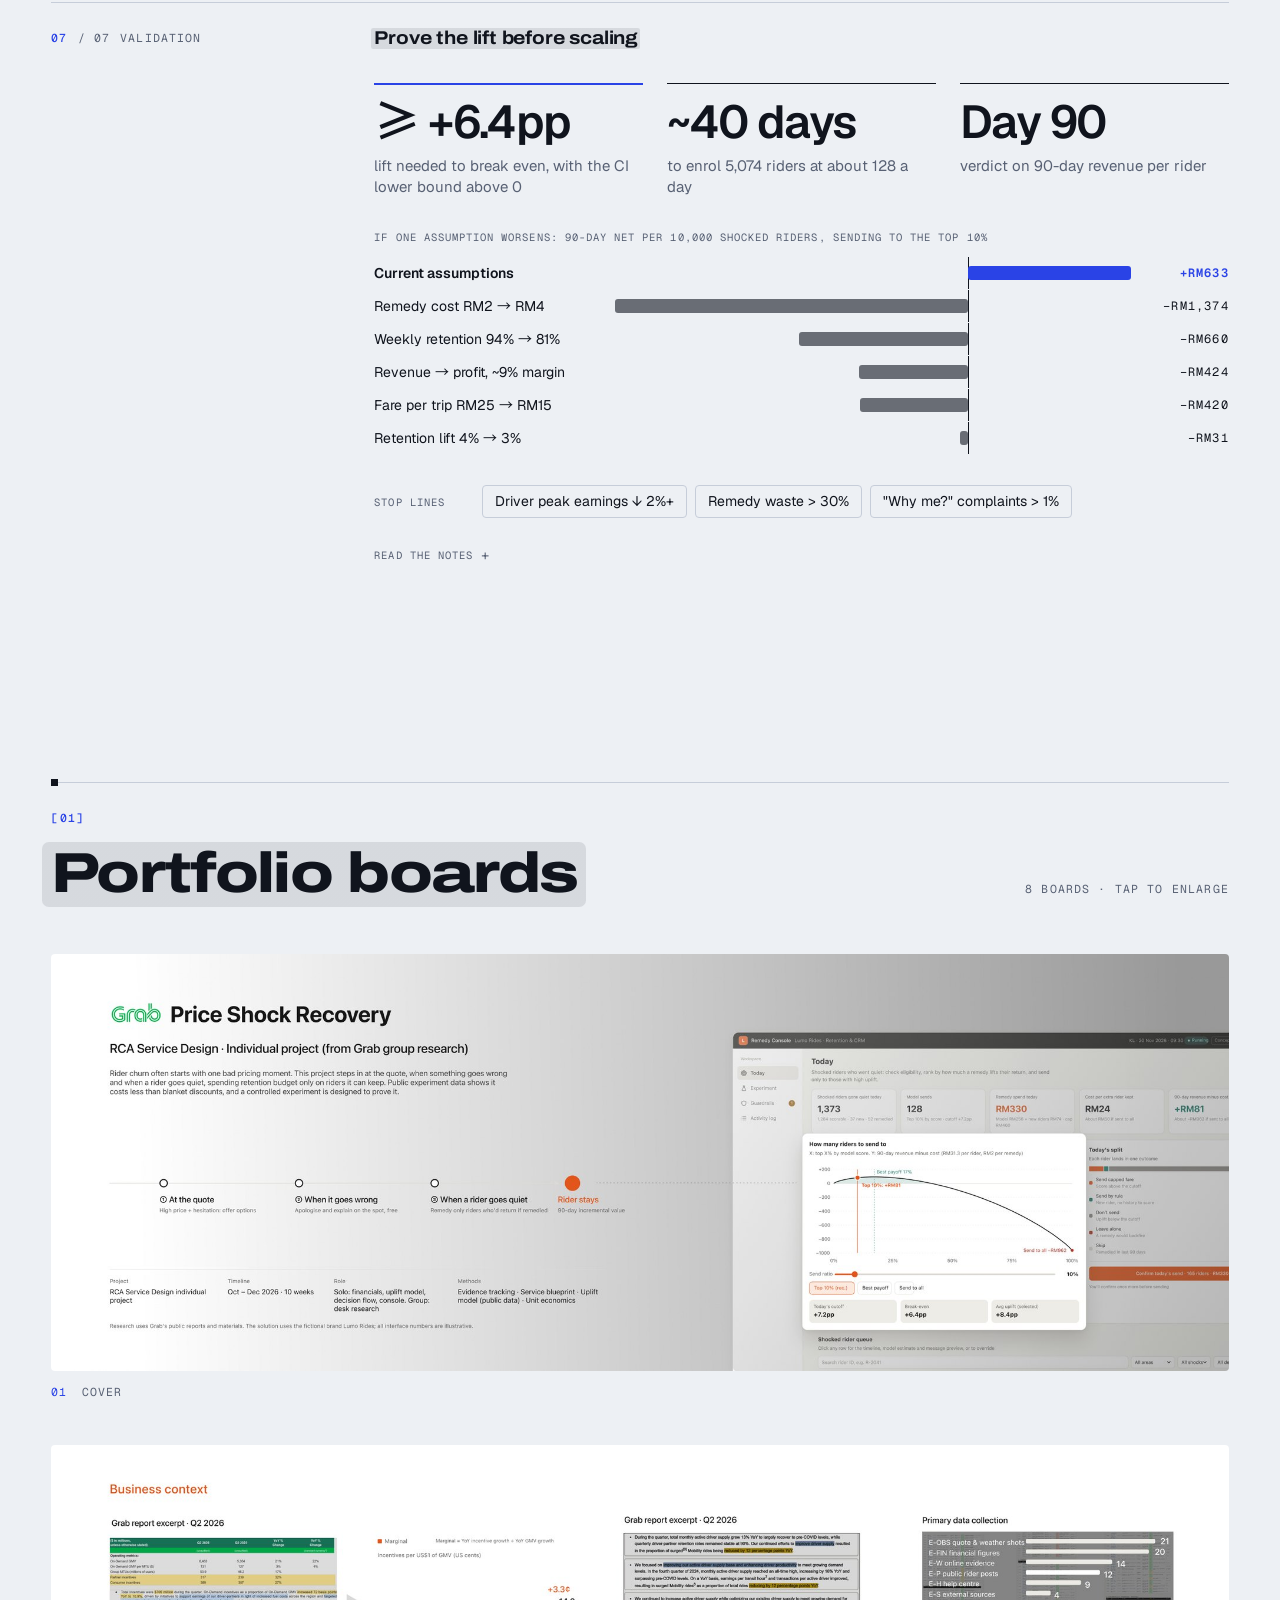
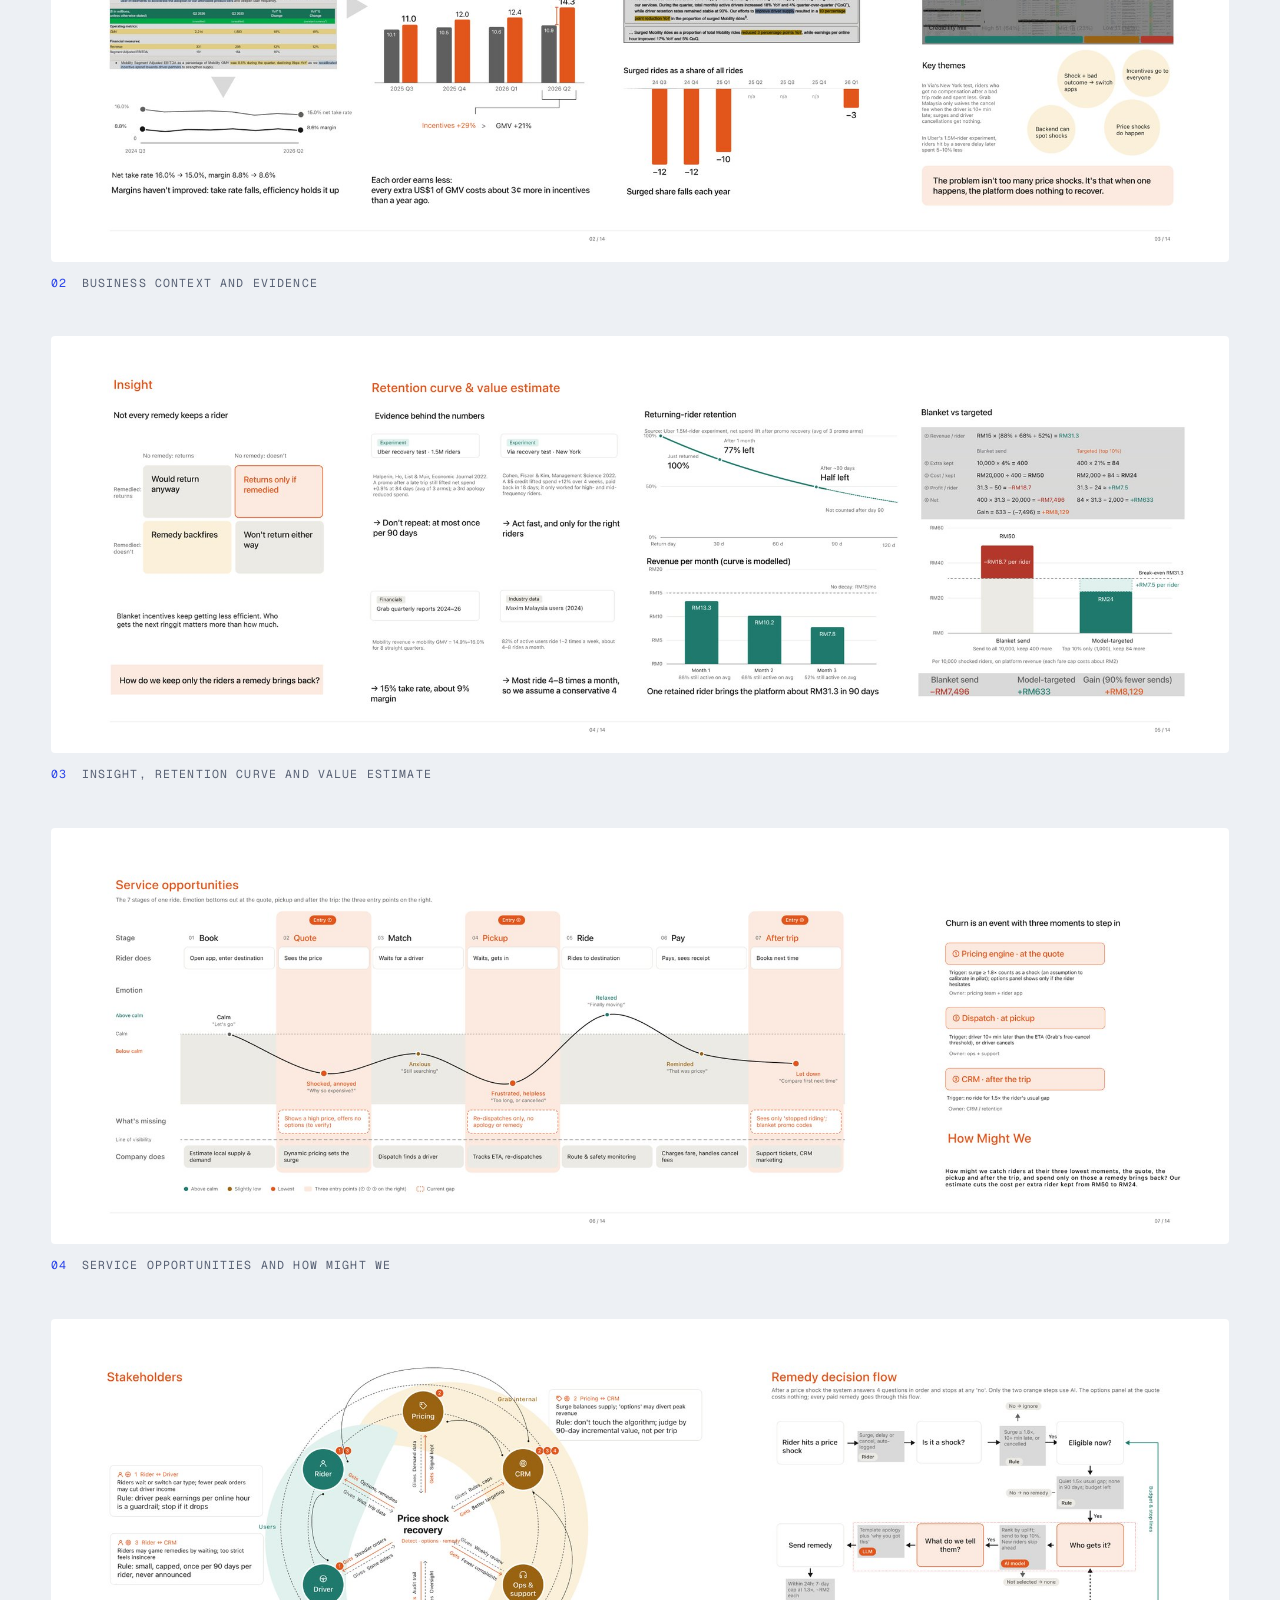
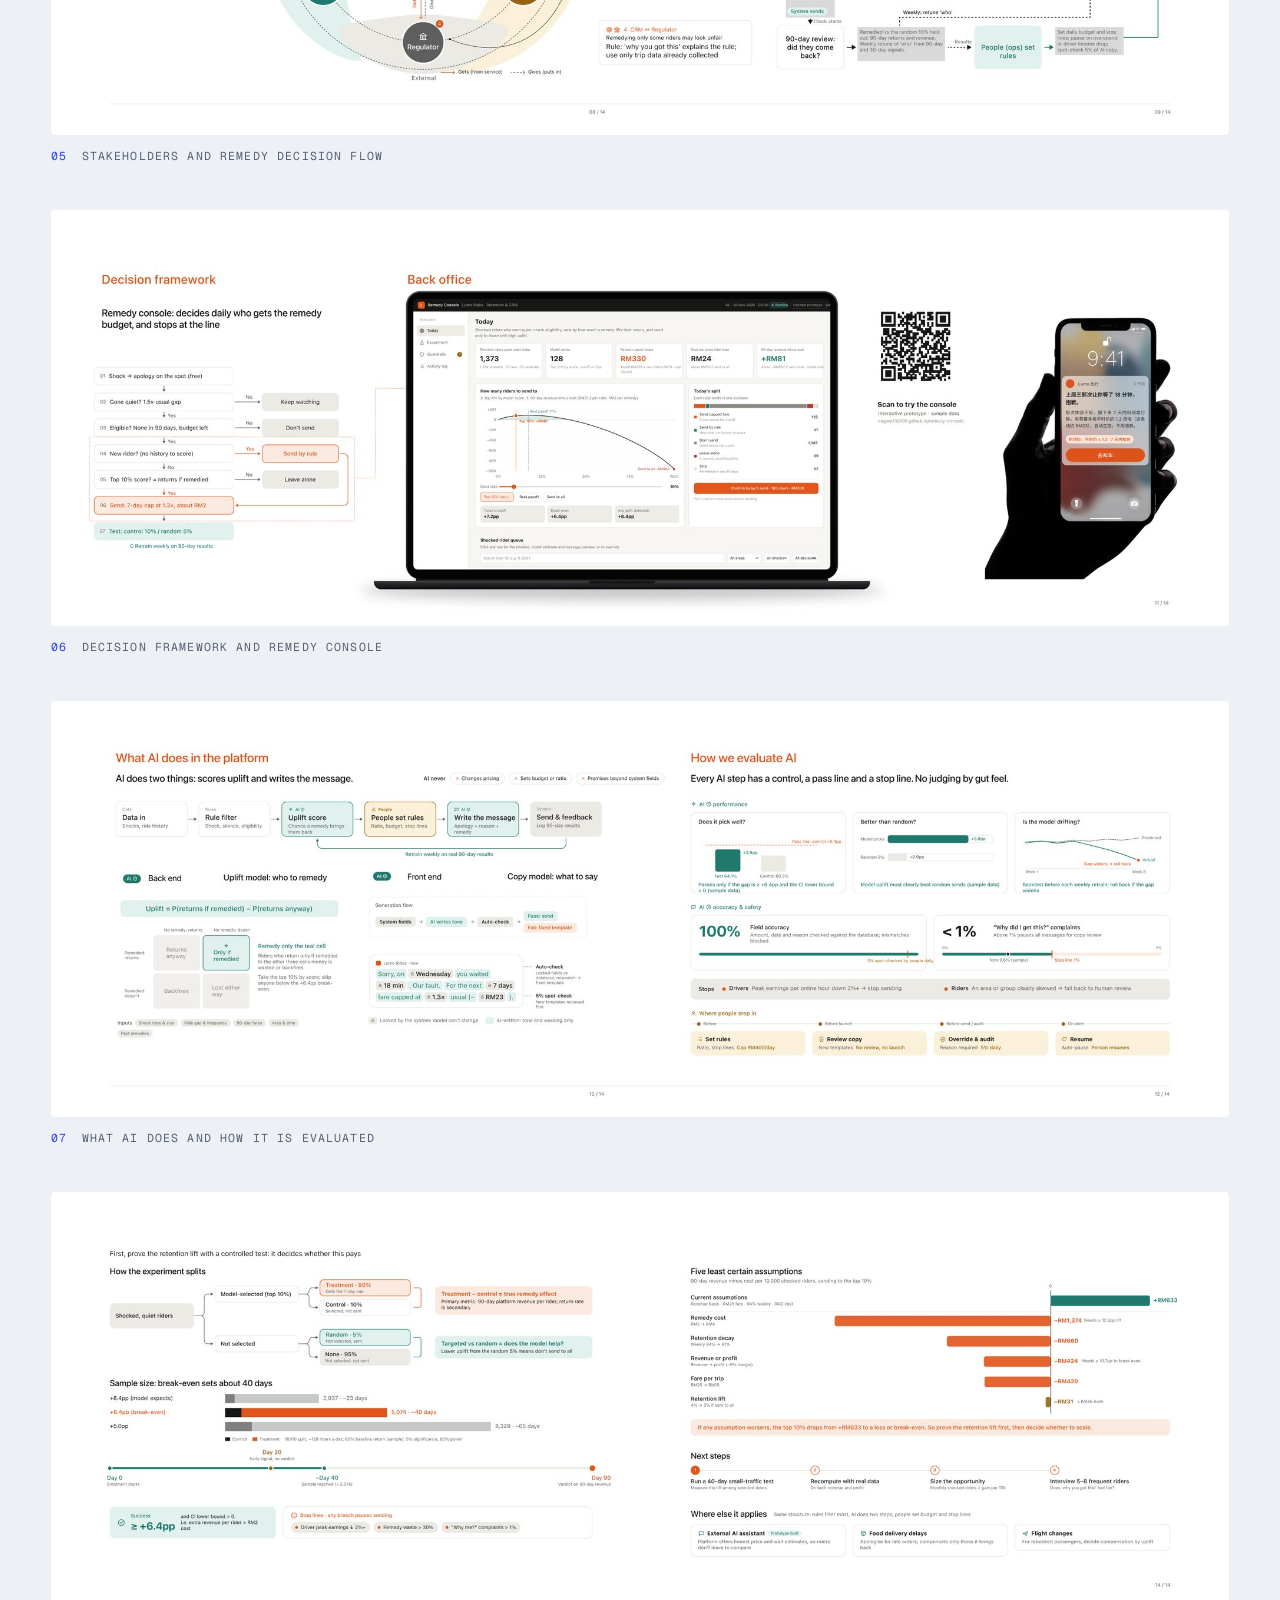
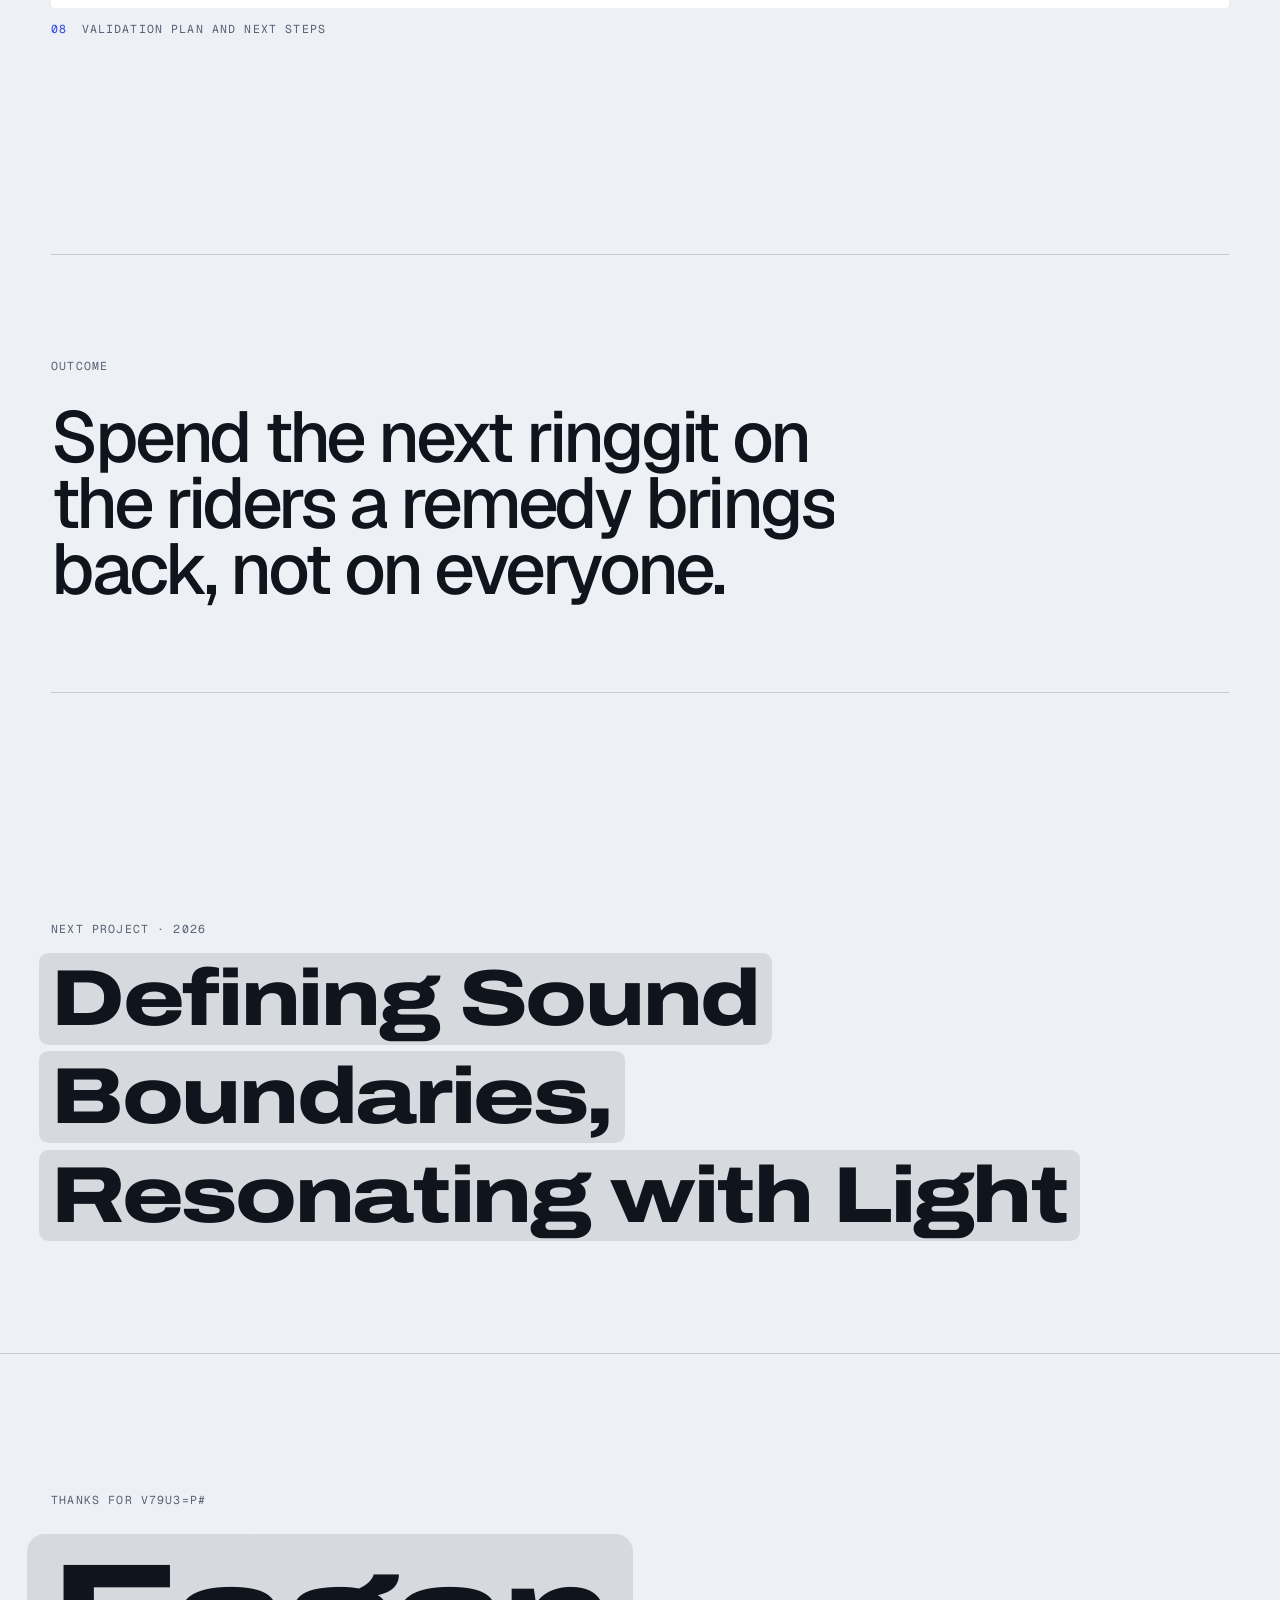
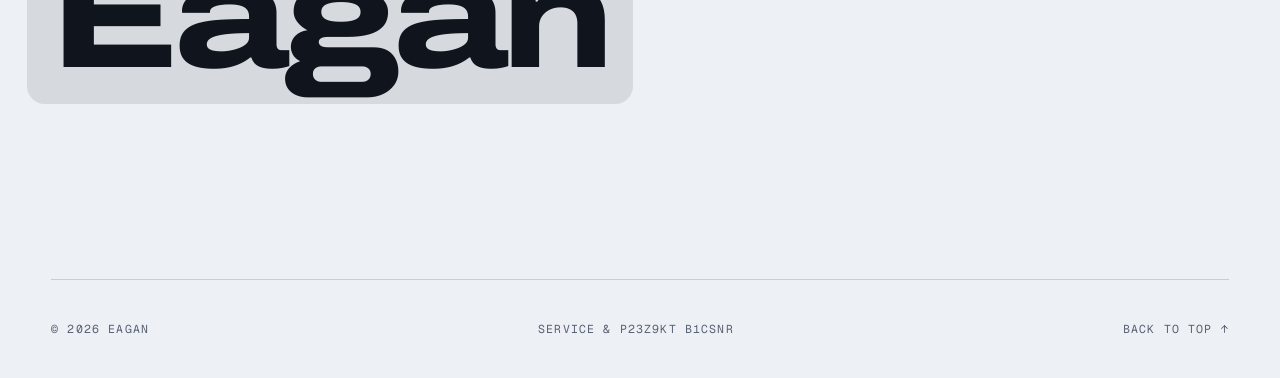
<file: project-grab.html>
<!doctype html>
<html lang="en">
<head>
<meta charset="utf-8">
<meta name="viewport" content="width=device-width, initial-scale=1, viewport-fit=cover">
<title>Grab Price Shock Recovery · Eagan</title>
<meta name="claude:viewport-fit-sides" content="cover">
<meta name="description" content="Churn often starts with one bad fare. The service steps in at three moments and spends only on riders a remedy brings back: about RM24 per extra rider kept, against RM50 for blanket discounts.">
<link rel="preconnect" href="https://fonts.googleapis.com">
<link rel="preconnect" href="https://fonts.gstatic.com" crossorigin>
<link rel="preload" href="assets/fonts/geist-latin.woff2" as="font" type="font/woff2" crossorigin>
<link rel="preload" href="assets/fonts/archivo-latin.woff2" as="font" type="font/woff2" crossorigin>
<link rel="stylesheet" href="https://fonts.googleapis.com/css2?family=Noto+Sans+SC:wght@300;400;500;700&display=swap">
<link rel="stylesheet" href="assets/site.css">
<script>(function(){var d=document.documentElement,l;d.classList.add("js");try{l=localStorage.getItem("lang")}catch(e){}if(l!=="zh"&&l!=="en")l=/^zh/i.test(navigator.language||"")?"zh":"en";d.setAttribute("data-lang",l);d.lang=l==="zh"?"zh-CN":"en"})()</script>
</head>
<body>
<div class="curtain" aria-hidden="true"><span>Grab Price Shock Recovery</span></div>
<div class="progress" aria-hidden="true"></div>
<div class="cursor" aria-hidden="true"><div class="ring"><span>View</span></div><i class="xy"></i></div>
<header class="site-head">
  <div class="wrap">
    <a class="brand" href="index.html" data-label="Eagan">Eagan <span class="cjk">黄一罡（思衡）</span></a>
    <div class="head-right">
      <nav class="nav" aria-label="Main"><a href="work.html" aria-current="page" data-label="Projects"><span class="roll"><span class="en" data-text="Projects">Projects</span><span class="zh" data-text="作品">作品</span></span></a><a href="art.html" data-label="Art"><span class="roll"><span class="en" data-text="Art">Art</span><span class="zh" data-text="艺术创作">艺术创作</span></span></a><a href="experience.html" data-label="Experience"><span class="roll"><span class="en" data-text="Experience">Experience</span><span class="zh" data-text="经历">经历</span></span></a><a href="index.html#contact" data-label="Contact"><span class="roll"><span class="en" data-text="Contact">Contact</span><span class="zh" data-text="联系">联系</span></span></a></nav>
      <button class="lang-btn" type="button" data-lang-toggle aria-label="Switch language / 切换语言"><span data-l="zh">中</span><i>/</i><span data-l="en">EN</span></button>
    </div>
  </div>
</header>
<main>
<section class="p-hero" id="top"><div class="wrap">
  <div class="crumbs mono" data-reveal="fade"><a class="back-link" href="work.html" data-back data-label="Back"><svg width="18" height="18" viewBox="0 0 28 28" aria-hidden="true"><path d="M23 14H5M12 7l-7 7 7 7" fill="none" stroke="currentColor" stroke-width="1.6"/></svg><span class="en">Back</span><span class="zh" lang="zh-CN">返回</span></a><span class="sep"></span><a href="work.html" data-label="Projects"><span class="en">Projects</span><span class="zh" lang="zh-CN">作品</span></a><span>/</span><span><span class="en">Service design · Retention</span><span class="zh" lang="zh-CN">服务设计 · 用户留存</span></span></div>
  <h1 class="display h-xl hd" data-split><span class="hl"><span class="en">Grab Price Shock Recovery:<br>Keeping Riders After a Price Shock</span><span class="zh" lang="zh-CN">Grab 价格冲击补救：<br>糟糕的计价之后，留住乘客</span></span></h1>
  <p class="lede" data-reveal style="--d:300ms"><span class="en">Churn often starts with one bad fare. The service steps in at three moments and spends only on riders a remedy brings back: about RM24 per extra rider kept, against RM50 for blanket discounts.</span><span class="zh" lang="zh-CN">乘客流失往往始于一次糟糕的计价。服务在三个时刻介入，只为补救能带回来的人花钱：每多留住一位乘客约 RM24，全员发券要 RM50。</span></p>
  <dl class="meta-grid" data-reveal style="--d:400ms">
    <div><dt class="mono"><span class="en">Role</span><span class="zh" lang="zh-CN">角色</span></dt><dd><span class="en">Individual project: financials, uplift model, decision flow and console. Desk research with the group.</span><span class="zh" lang="zh-CN">个人项目：财务测算、增益模型、决策流程与决策台；桌面研究为小组完成。</span></dd></div>
    <div><dt class="mono"><span class="en">Timeline</span><span class="zh" lang="zh-CN">时间</span></dt><dd>10/2026 – 12/2026</dd></div>
    <div><dt class="mono"><span class="en">Context</span><span class="zh" lang="zh-CN">背景</span></dt><dd><span class="en">RCA Service Design, built on Grab group research</span><span class="zh" lang="zh-CN">皇家艺术学院服务设计，基于 Grab 小组研究</span></dd></div>
    <div><dt class="mono"><span class="en">Methods &amp; tools</span><span class="zh" lang="zh-CN">方法与工具</span></dt><dd>Evidence tracking, service blueprint, uplift model (public data), unit economics, interactive prototype</dd></div>
  </dl>
</div></section>
<section class="wrap cover"><div class="parallax-box" data-reveal="clip"><figure class="plate photo wide"><div class="plx" data-parallax="0.08"><img src="assets/img/grab/hero.jpg" alt="Grab Price Shock Recovery" decoding="async"></div></figure></div></section>
<section class="section"><div class="wrap"><div class="chapters"><article class="chapter vz-ch">
  <p class="mono ch-num" data-reveal><b>01</b><span>/ 07</span><span class="en">Problem</span><span class="zh" lang="zh-CN">问题</span></p>
  <h2 class="display h-s hd" data-reveal><span class="hl"><span class="en">Growth is getting more expensive</span><span class="zh" lang="zh-CN">增长越来越贵</span></span></h2>
  <div class="vz vz-stats-b" data-reveal style="--d:80ms"><ul class="vz-stats" style="--n:3"><li><b><span class="en">+29%</span><span class="zh" lang="zh-CN">+29%</span></b><span><span class="en">incentive growth in Q2 2026, while GMV grew only 21%</span><span class="zh" lang="zh-CN">2026 Q2 补贴增速，同期交易额只增长 21%</span></span></li><li><b><span class="en">+3.3¢</span><span class="zh" lang="zh-CN">+3.3 美分</span></b><span><span class="en">more incentive per US$1 of GMV than a year ago</span><span class="zh" lang="zh-CN">每 1 美元交易额比一年前多花的补贴</span></span></li><li><b><span class="en">15.0%</span><span class="zh" lang="zh-CN">15.0%</span></b><span><span class="en">net take rate in 2026 Q2, down from 16.0% in 2024 Q3</span><span class="zh" lang="zh-CN">2026 Q2 净抽成率，2024 Q3 还是 16.0%</span></span></li></ul></div><div class="vz vz-chips-b" data-reveal style="--d:170ms"><div class="vz-chips"><p class="mono vz-k"><span class="en">80 pieces of evidence</span><span class="zh" lang="zh-CN">80 条证据</span></p><ul><li><span class="en">Quote &amp; weather shots · 21</span><span class="zh" lang="zh-CN">报价与天气截图 · 21</span></li><li><span class="en">Financial figures · 20</span><span class="zh" lang="zh-CN">财报数据 · 20</span></li><li><span class="en">Online evidence · 14</span><span class="zh" lang="zh-CN">线上证据 · 14</span></li><li><span class="en">Rider posts · 12</span><span class="zh" lang="zh-CN">乘客发帖 · 12</span></li><li><span class="en">Help centre · 9</span><span class="zh" lang="zh-CN">帮助中心 · 9</span></li><li><span class="en">External sources · 4</span><span class="zh" lang="zh-CN">外部来源 · 4</span></li></ul></div></div><div class="vz vz-insight-b" data-reveal style="--d:260ms"><div class="vz-insight"><p class="mono vz-k"><span class="en">Reframed</span><span class="zh" lang="zh-CN">问题重构</span></p><p class="vz-insight-t"><span class="en">The problem isn&#x27;t too many price shocks. It&#x27;s that when one happens, the platform does nothing to recover.</span><span class="zh" lang="zh-CN">问题不在于价格冲击太多，而在于冲击发生之后，平台什么都没有做。</span></p></div></div>
  <details class="ch-more"><summary class="mono"><span class="en">Read the notes</span><span class="zh" lang="zh-CN">展开文字说明</span></summary>
    <div class="prose"><ul><li><span class="en">In Q2 2026 Grab&#x27;s incentives grew 29% while GMV grew 21%; every extra US$1 of GMV now costs about 3.3¢ more in incentives than a year ago.</span><span class="zh" lang="zh-CN">2026 年第二季度，Grab 的补贴增长 29%，交易额只增长 21%；每多做 1 美元交易额，补贴比一年前多花约 3.3 美分。</span></li><li><span class="en">Net take rate slipped from 16.0% to 15.0% and margin from 8.8% to 8.6%: efficiency is holding margins up, not pricing.</span><span class="zh" lang="zh-CN">净抽成率从 16.0% 降到 15.0%，利润率从 8.8% 降到 8.6%：撑住利润的是效率，不是定价。</span></li><li><span class="en">80 pieces of evidence (64% high credibility) point the same way: price shocks happen, the back end can see them, but nothing follows.</span><span class="zh" lang="zh-CN">80 条证据（64% 为高可信度）指向同一个结论：价格冲击确实存在，后台也能识别，但之后什么都没有发生。</span></li></ul></div></details>
</article><article class="chapter vz-ch">
  <p class="mono ch-num" data-reveal><b>02</b><span>/ 07</span><span class="en">Insight</span><span class="zh" lang="zh-CN">洞察</span></p>
  <h2 class="display h-s hd" data-reveal><span class="hl"><span class="en">Not every remedy keeps a rider</span><span class="zh" lang="zh-CN">不是每次补救都能留住人</span></span></h2>
  <div class="vz vz-quad-b" data-reveal style="--d:80ms"><div class="vz-quad"><div class="vz-quad-grid">
  <span></span><span class="mono vz-qc"><span class="en">No remedy: returns</span><span class="zh" lang="zh-CN">不补救：会回来</span></span><span class="mono vz-qc"><span class="en">No remedy: doesn&#x27;t</span><span class="zh" lang="zh-CN">不补救：不回来</span></span>
  <span class="mono vz-qr"><span class="en">Remedied: returns</span><span class="zh" lang="zh-CN">补救后：回来</span></span><div class="vz-cell"><b><span class="en">Would return anyway</span><span class="zh" lang="zh-CN">本来就会回来</span></b><span><span class="en">Money wasted</span><span class="zh" lang="zh-CN">钱白花</span></span></div><div class="vz-cell is-key"><b><span class="en">Returns only if remedied</span><span class="zh" lang="zh-CN">补救了才回来</span></b><span><span class="en">The only group worth paying for</span><span class="zh" lang="zh-CN">唯一值得花钱的一类</span></span></div>
  <span class="mono vz-qr"><span class="en">Remedied: doesn&#x27;t</span><span class="zh" lang="zh-CN">补救后：不回来</span></span><div class="vz-cell"><b><span class="en">Remedy backfires</span><span class="zh" lang="zh-CN">补救反而推走</span></b><span><span class="en">Money and rider both lost</span><span class="zh" lang="zh-CN">钱和人都丢了</span></span></div><div class="vz-cell"><b><span class="en">Lost either way</span><span class="zh" lang="zh-CN">怎样都不回来</span></b><span><span class="en">Money wasted</span><span class="zh" lang="zh-CN">钱白花</span></span></div>
</div><p class="vz-q"><span><span class="en">How do we pay only for the riders a remedy brings back?</span><span class="zh" lang="zh-CN">怎样只为补救能带回来的人花钱？</span></span></p></div></div><div class="vz vz-cards-b" data-reveal style="--d:170ms"><div class="vz-cards"><p class="mono vz-k"><span class="en">Public experiments and today&#x27;s policy</span><span class="zh" lang="zh-CN">公开实验与现行政策</span></p><ul style="--n:3"><li><span class="mono">01</span><b><span class="en">Uber · 1.5M riders</span><span class="zh" lang="zh-CN">Uber · 150 万乘客</span></b><span class="vz-r"><span class="en">A promo after a late trip still lifted spend +0.9% at 84 days; a third apology cut spend. At most once per 90 days.</span><span class="zh" lang="zh-CN">迟到后发券，84 天消费仍 +0.9%；第三次道歉反而减少消费。90 天内最多一次。</span></span></li><li><span class="mono">02</span><b><span class="en">Via · New York</span><span class="zh" lang="zh-CN">Via · 纽约</span></b><span class="vz-r"><span class="en">A $5 credit lifted spend +12% over 4 weeks and paid back in 18 days, for frequent riders only. Act fast, pick the right riders.</span><span class="zh" lang="zh-CN">5 美元补偿让 4 周消费 +12%，18 天回本，但只对中高频乘客有效。要快，也要挑对人。</span></span></li><li class="is-key"><span class="mono">03</span><b><span class="en">Grab Malaysia today</span><span class="zh" lang="zh-CN">Grab 马来西亚现状</span></b><span class="vz-r"><span class="en">Cancel fee waived only when the driver is 10+ min late. Surges and driver cancellations get nothing.</span><span class="zh" lang="zh-CN">司机迟到 10 分钟以上才免取消费；加价和司机取消都没有任何补救。</span></span></li></ul></div></div>
  <details class="ch-more"><summary class="mono"><span class="en">Read the notes</span><span class="zh" lang="zh-CN">展开文字说明</span></summary>
    <div class="prose"><ul><li><span class="en">Riders fall into four groups: those who return anyway, those who return only if remedied, those a remedy pushes away, and those lost either way. Only the second group is worth paying for.</span><span class="zh" lang="zh-CN">乘客分四类：本来就会回来的、补救了才回来的、补救反而推走的、怎样都不回来的。只有第二类值得花钱。</span></li><li><span class="en">Uber&#x27;s 1.5M-rider experiment and Via&#x27;s New York test show recovery works, but only once, fast, and for the right riders.</span><span class="zh" lang="zh-CN">Uber 150 万乘客实验和 Via 纽约实验都说明补救有效，但前提是只做一次、做得快、挑对人。</span></li></ul></div></details>
</article><article class="chapter vz-ch">
  <p class="mono ch-num" data-reveal><b>03</b><span>/ 07</span><span class="en">Value</span><span class="zh" lang="zh-CN">价值测算</span></p>
  <h2 class="display h-s hd" data-reveal><span class="hl"><span class="en">Targeted beats blanket</span><span class="zh" lang="zh-CN">精准补救胜过全员发券</span></span></h2>
  <div class="vz vz-versus-b" data-reveal style="--d:80ms"><div class="vz-vs"><p class="mono vz-k"><span class="en">Per 10,000 shocked riders, over 90 days</span><span class="zh" lang="zh-CN">每 1 万名遭遇价格冲击的乘客，90 天</span></p>
  <div class="vz-vs-row vz-vs-head"><span></span><b><span class="en">Blanket send</span><span class="zh" lang="zh-CN">全员发券</span></b><b class="is-key"><span class="en">Model-targeted · top 10%</span><span class="zh" lang="zh-CN">模型筛选 · 前 10%</span></b></div><div class="vz-vs-row"><span><span class="en">Remedies sent</span><span class="zh" lang="zh-CN">发出的补救</span></span><span class="vz-vs-v">10,000</span><span class="vz-vs-v is-key">1,000</span></div><div class="vz-vs-row"><span><span class="en">Extra riders kept</span><span class="zh" lang="zh-CN">多留住的乘客</span></span><span class="vz-vs-v">400</span><span class="vz-vs-v is-key">84</span></div><div class="vz-vs-row"><span><span class="en">Cost per extra rider kept</span><span class="zh" lang="zh-CN">每多留住一人的成本</span></span><span class="vz-vs-v">RM50</span><span class="vz-vs-v is-key">RM24</span></div><div class="vz-vs-row"><span><span class="en">Net after 90 days</span><span class="zh" lang="zh-CN">90 天净收益</span></span><span class="vz-vs-v">−RM7,496</span><span class="vz-vs-v is-key">+RM633</span></div>
  <p class="vz-vs-foot"><span><span class="en">+RM8,129 with 90% fewer sends</span><span class="zh" lang="zh-CN">少发 90%，多赚 RM8,129</span></span></p></div></div><div class="vz vz-note-b" data-reveal style="--d:170ms"><p class="vz-note"><span class="mono"><span class="en">One kept rider</span><span class="zh" lang="zh-CN">一位留住的乘客</span></span><span class="en">≈ RM31.3 in 90 days: RM15 a month × (88% + 68% + 52% still active). Sources: Grab quarterly reports, Uber and Via experiments, Maxim Malaysia user data.</span><span class="zh" lang="zh-CN">90 天约 RM31.3：每月 RM15 ×（88% + 68% + 52% 的留存）。依据：Grab 季度财报、Uber 与 Via 实验、Maxim 马来西亚用户数据。</span></p></div>
  <details class="ch-more"><summary class="mono"><span class="en">Read the notes</span><span class="zh" lang="zh-CN">展开文字说明</span></summary>
    <div class="prose"><ul><li><span class="en">A retained rider brings about RM31.3 in 90 days (RM15 a month × 88% + 68% + 52% still active).</span><span class="zh" lang="zh-CN">一位被留住的乘客 90 天约带来 RM31.3 收入（每月 RM15 × 88% + 68% + 52% 的留存）。</span></li><li><span class="en">Per 10,000 shocked riders, a blanket send keeps 400 more at RM50 each and loses RM7,496; sending only to the top 10% keeps 84 more at RM24 each and earns RM633.</span><span class="zh" lang="zh-CN">每 1 万名遭遇价格冲击的乘客：全员发券多留住 400 人，每人成本 RM50，亏 RM7,496；只发模型选出的前 10%，多留住 84 人，每人 RM24，赚 RM633。</span></li></ul></div></details>
</article><article class="chapter vz-ch">
  <p class="mono ch-num" data-reveal><b>04</b><span>/ 07</span><span class="en">Service</span><span class="zh" lang="zh-CN">服务机会</span></p>
  <h2 class="display h-s hd" data-reveal><span class="hl"><span class="en">Three moments to step in</span><span class="zh" lang="zh-CN">三个介入时刻</span></span></h2>
  <div class="vz vz-curve-b" data-reveal style="--d:80ms"><div class="vz-cv"><p class="mono vz-k"><span class="en">Rider emotion across one ride</span><span class="zh" lang="zh-CN">一次出行中乘客的情绪</span></p><svg class="vz-cv-svg d" viewBox="0 0 700 170" aria-hidden="true"><line class="vz-cv-calm" x1="0" y1="72" x2="700" y2="72"/><text class="vz-cv-lab en" x="2" y="66">Calm</text><text class="vz-cv-lab zh" x="2" y="66">平静</text><path class="vz-cv-line" d="M50.0 72.0 C66.7 81.5 116.7 124.9 150.0 129.2 C183.3 133.5 216.7 96.3 250.0 98.0 C283.3 99.7 316.7 150.0 350.0 139.6 C383.3 129.2 416.7 42.5 450.0 35.6 C483.3 28.7 516.7 85.4 550.0 98.0 C583.3 110.6 633.3 108.8 650.0 111.0" pathLength="1"/><circle class="vz-cv-pt" cx="50.0" cy="72.0" r="4.5"/><circle class="vz-cv-in" cx="150.0" cy="129.2" r="12"/><text class="vz-cv-n" x="150.0" y="133.7" text-anchor="middle">1</text><circle class="vz-cv-pt" cx="250.0" cy="98.0" r="4.5"/><circle class="vz-cv-in" cx="350.0" cy="139.6" r="12"/><text class="vz-cv-n" x="350.0" y="144.1" text-anchor="middle">2</text><circle class="vz-cv-pt" cx="450.0" cy="35.6" r="4.5"/><circle class="vz-cv-pt" cx="550.0" cy="98.0" r="4.5"/><circle class="vz-cv-in" cx="650.0" cy="111.0" r="12"/><text class="vz-cv-n" x="650.0" y="115.5" text-anchor="middle">3</text></svg><svg class="vz-cv-svg m" viewBox="0 0 360 190" aria-hidden="true"><line class="vz-cv-calm" x1="0" y1="80" x2="360" y2="80"/><text class="vz-cv-lab en" x="2" y="74">Calm</text><text class="vz-cv-lab zh" x="2" y="74">平静</text><path class="vz-cv-line" d="M25.7 80.0 C34.3 91.0 60.0 141.0 77.1 146.0 C94.3 151.0 111.4 108.0 128.6 110.0 C145.7 112.0 162.9 170.0 180.0 158.0 C197.1 146.0 214.3 46.0 231.4 38.0 C248.6 30.0 265.7 95.5 282.9 110.0 C300.0 124.5 325.7 122.5 334.3 125.0" pathLength="1"/><circle class="vz-cv-pt" cx="25.7" cy="80.0" r="4.5"/><circle class="vz-cv-in" cx="77.1" cy="146.0" r="11"/><text class="vz-cv-n" x="77.1" y="150.5" text-anchor="middle">1</text><circle class="vz-cv-pt" cx="128.6" cy="110.0" r="4.5"/><circle class="vz-cv-in" cx="180.0" cy="158.0" r="11"/><text class="vz-cv-n" x="180.0" y="162.5" text-anchor="middle">2</text><circle class="vz-cv-pt" cx="231.4" cy="38.0" r="4.5"/><circle class="vz-cv-pt" cx="282.9" cy="110.0" r="4.5"/><circle class="vz-cv-in" cx="334.3" cy="125.0" r="11"/><text class="vz-cv-n" x="334.3" y="129.5" text-anchor="middle">3</text></svg><ol style="--n:7"><li><span class="mono">01</span><span class="en">Book</span><span class="zh" lang="zh-CN">叫车</span></li><li class="is-key"><span class="mono">02</span><span class="en">Quote</span><span class="zh" lang="zh-CN">报价</span></li><li><span class="mono">03</span><span class="en">Match</span><span class="zh" lang="zh-CN">匹配</span></li><li class="is-key"><span class="mono">04</span><span class="en">Pickup</span><span class="zh" lang="zh-CN">接驾</span></li><li><span class="mono">05</span><span class="en">Ride</span><span class="zh" lang="zh-CN">乘车</span></li><li><span class="mono">06</span><span class="en">Pay</span><span class="zh" lang="zh-CN">支付</span></li><li class="is-key"><span class="mono">07</span><span class="en">After trip</span><span class="zh" lang="zh-CN">行程后</span></li></ol></div></div><div class="vz vz-cards-b" data-reveal style="--d:170ms"><div class="vz-cards"><p class="mono vz-k"><span class="en">Three entry points, each with an owner</span><span class="zh" lang="zh-CN">三个介入点，各有负责团队</span></p><ul style="--n:3"><li><span class="mono">01</span><b><span class="en">① Quote · pricing</span><span class="zh" lang="zh-CN">① 报价 · 定价团队</span></b><span class="vz-r"><span class="en">Surge ≥ 1.8× and the rider hesitates: offer options</span><span class="zh" lang="zh-CN">加价 ≥ 1.8 倍且乘客犹豫：给出选择</span></span></li><li><span class="mono">02</span><b><span class="en">② Pickup · dispatch</span><span class="zh" lang="zh-CN">② 接驾 · 调度与客服</span></b><span class="vz-r"><span class="en">Driver 10+ min late or cancels: apologise and explain on the spot, free</span><span class="zh" lang="zh-CN">司机迟到 10 分钟以上或取消：当场道歉并解释，零成本</span></span></li><li class="is-key"><span class="mono">03</span><b><span class="en">③ After the trip · CRM</span><span class="zh" lang="zh-CN">③ 行程后 · CRM</span></b><span class="vz-r"><span class="en">No ride for 1.5× the usual gap: remedy only riders who&#x27;d return</span><span class="zh" lang="zh-CN">超过平时间隔 1.5 倍没叫车：只补救会因此回来的人</span></span></li></ul></div></div>
  <details class="ch-more"><summary class="mono"><span class="en">Read the notes</span><span class="zh" lang="zh-CN">展开文字说明</span></summary>
    <div class="prose"><ul><li><span class="en">Across the 7 stages of a ride, emotion bottoms out at the quote, at pickup and after the trip; today the company only re-dispatches and sends blanket promo codes.</span><span class="zh" lang="zh-CN">一次出行有 7 个阶段，情绪在报价、接驾和行程后跌到谷底；而平台现在只会重新派单和群发优惠码。</span></li><li><span class="en">Each moment has an owner and a trigger: pricing at the quote, dispatch at pickup, CRM after the trip.</span><span class="zh" lang="zh-CN">每个时刻都有负责团队和触发条件：报价归定价团队，接驾归调度，行程后归 CRM。</span></li></ul></div></details>
</article><article class="chapter vz-ch">
  <p class="mono ch-num" data-reveal><b>05</b><span>/ 07</span><span class="en">System</span><span class="zh" lang="zh-CN">决策系统</span></p>
  <h2 class="display h-s hd" data-reveal><span class="hl"><span class="en">Four questions before any money is spent</span><span class="zh" lang="zh-CN">花钱之前先回答四个问题</span></span></h2>
  <div class="vz vz-hub-b" data-reveal style="--d:80ms"><div class="vz-hub"><div class="vz-hub-map"><svg class="vz-hub-lines" viewBox="0 0 100 100" preserveAspectRatio="none" aria-hidden="true"><path d="M50 50L50.0 12.0" vector-effect="non-scaling-stroke"/><path d="M50 50L84.6 31.0" vector-effect="non-scaling-stroke"/><path d="M50 50L84.6 69.0" vector-effect="non-scaling-stroke"/><path d="M50 50L50.0 88.0" vector-effect="non-scaling-stroke"/><path d="M50 50L15.4 69.0" vector-effect="non-scaling-stroke"/><path d="M50 50L15.4 31.0" vector-effect="non-scaling-stroke"/></svg><p class="vz-hub-c"><span><span class="en">Price shock recovery</span><span class="zh" lang="zh-CN">价格冲击补救</span></span></p><ul><li style="left:50.0%;top:12.0%"><span class="en">Rider</span><span class="zh" lang="zh-CN">乘客</span></li><li style="left:84.6%;top:31.0%"><span class="en">Pricing team</span><span class="zh" lang="zh-CN">定价团队</span></li><li style="left:84.6%;top:69.0%"><span class="en">CRM team</span><span class="zh" lang="zh-CN">CRM 团队</span></li><li style="left:50.0%;top:88.0%"><span class="en">Ops &amp; support</span><span class="zh" lang="zh-CN">运营与客服</span></li><li style="left:15.4%;top:69.0%"><span class="en">Regulator</span><span class="zh" lang="zh-CN">监管</span></li><li style="left:15.4%;top:31.0%"><span class="en">Driver</span><span class="zh" lang="zh-CN">司机</span></li></ul></div>
  <p class="mono vz-k"><span class="en">Four conflicts, each settled by a rule, e.g. stop if driver peak earnings drop</span><span class="zh" lang="zh-CN">四组冲突，各由一条规则约束，如司机高峰收入下降即停止</span></p></div></div><div class="vz vz-decide-b" data-reveal style="--d:170ms"><div class="vz-decide"><p class="mono vz-k"><span class="en">Asked in order; any no stops it</span><span class="zh" lang="zh-CN">依次判断，任何一步为否即停止</span></p><ol><li><span class="mono vz-dn">01</span><b><span class="en">Is it a shock?</span><span class="zh" lang="zh-CN">算不算冲击？</span></b><span class="vz-r"><span class="en">Surge ≥ 1.8×, 10+ min late, or cancelled</span><span class="zh" lang="zh-CN">加价 ≥ 1.8 倍、迟到 10 分钟以上或被取消</span></span><em class="mono"><span class="en">Rule</span><span class="zh" lang="zh-CN">规则</span></em></li><li><span class="mono vz-dn">02</span><b><span class="en">Eligible now?</span><span class="zh" lang="zh-CN">现在能补吗？</span></b><span class="vz-r"><span class="en">Quiet 1.5× usual gap, none in 90 days, budget left</span><span class="zh" lang="zh-CN">沉默超过平时 1.5 倍、90 天内未补过、预算还有</span></span><em class="mono"><span class="en">Rule</span><span class="zh" lang="zh-CN">规则</span></em></li><li class="is-key"><span class="mono vz-dn">03</span><b><span class="en">Who gets it?</span><span class="zh" lang="zh-CN">发给谁？</span></b><span class="vz-r"><span class="en">Rank by uplift, send to the top 10%; new riders by rule</span><span class="zh" lang="zh-CN">按增益排序发前 10%；新乘客按规则发</span></span><em class="mono"><span class="en">AI model</span><span class="zh" lang="zh-CN">AI 模型</span></em></li><li class="is-key"><span class="mono vz-dn">04</span><b><span class="en">What do we say?</span><span class="zh" lang="zh-CN">怎么说？</span></b><span class="vz-r"><span class="en">Template apology plus &#x27;why you got this&#x27;</span><span class="zh" lang="zh-CN">模板道歉 + 「为什么你收到这条」</span></span><em class="mono"><span class="en">LLM</span><span class="zh" lang="zh-CN">大模型</span></em></li><li><span class="mono vz-dn">05</span><b><span class="en">Send the remedy</span><span class="zh" lang="zh-CN">发出补救</span></b><span class="vz-r"><span class="en">Within 24 h: 7-day fare cap at 1.3×, about RM2</span><span class="zh" lang="zh-CN">24 小时内：7 天车费封顶 1.3 倍，约 RM2</span></span><em class="mono"><span class="en">System</span><span class="zh" lang="zh-CN">系统</span></em></li><li><span class="mono vz-dn">06</span><b><span class="en">90-day review</span><span class="zh" lang="zh-CN">90 天复盘</span></b><span class="vz-r"><span class="en">Against a random 10% held out; retune weekly</span><span class="zh" lang="zh-CN">对比随机留出的 10%；每周重调</span></span><em class="mono"><span class="en">Results</span><span class="zh" lang="zh-CN">结果</span></em></li></ol></div></div>
  <details class="ch-more"><summary class="mono"><span class="en">Read the notes</span><span class="zh" lang="zh-CN">展开文字说明</span></summary>
    <div class="prose"><ul><li><span class="en">Six stakeholders, four conflicts, each settled by a rule; for example driver peak earnings per online hour is a guardrail, and sending stops if it drops.</span><span class="zh" lang="zh-CN">六方利益相关者、四组冲突，每组都由一条规则约束；比如司机高峰时薪是护栏，一旦下降就停止发放。</span></li><li><span class="en">After a shock the system asks in order: is it a shock, is the rider eligible, who gets it, what do we say. Any &#x27;no&#x27; stops it. Only two steps use AI.</span><span class="zh" lang="zh-CN">冲击发生后，系统依次判断：算不算冲击、现在能不能补、发给谁、怎么说。任何一步为否就停止，只有两步用到 AI。</span></li></ul></div></details>
</article><article class="chapter vz-ch">
  <p class="mono ch-num" data-reveal><b>06</b><span>/ 07</span><span class="en">AI &amp; console</span><span class="zh" lang="zh-CN">AI 与决策台</span></p>
  <h2 class="display h-s hd" data-reveal><span class="hl"><span class="en">AI does two things, people set the limits</span><span class="zh" lang="zh-CN">AI 只做两件事，边界由人来定</span></span></h2>
  <div class="vz vz-modules-b" data-reveal style="--d:80ms"><div class="vz-mods"><div class="vz-mod"><p class="mono vz-k">AI ① · <span class="en">Back end</span><span class="zh" lang="zh-CN">后台</span></p><b><span class="en">Uplift model: who to remedy</span><span class="zh" lang="zh-CN">增益模型：补给谁</span></b>
  <div class="vz-mod-io"><div class="vz-mod-in"><span><span class="en">Shock type &amp; size</span><span class="zh" lang="zh-CN">冲击类型与幅度</span></span><span><span class="en">Ride gap &amp; frequency</span><span class="zh" lang="zh-CN">叫车间隔与频率</span></span><span><span class="en">90-day fares</span><span class="zh" lang="zh-CN">90 天车费</span></span><span><span class="en">Past remedies</span><span class="zh" lang="zh-CN">历史补救</span></span></div><svg class="vz-arw" viewBox="0 0 40 12" aria-hidden="true"><path d="M0 6h37M32 1l5 5-5 5" fill="none" stroke="currentColor" stroke-width="1.2" vector-effect="non-scaling-stroke"/></svg><div class="vz-mod-out"><span class="en">P(returns if remedied) − P(returns anyway)</span><span class="zh" lang="zh-CN">补救后回来的概率 − 本来就回来的概率</span></div></div></div><div class="vz-mod"><p class="mono vz-k">AI ② · <span class="en">Front end</span><span class="zh" lang="zh-CN">前台</span></p><b><span class="en">Copy model: what to say</span><span class="zh" lang="zh-CN">文案模型：怎么说</span></b>
  <div class="vz-mod-io"><div class="vz-mod-in"><span><span class="en">Locked system fields</span><span class="zh" lang="zh-CN">系统锁定字段</span></span><span><span class="en">AI writes the tone</span><span class="zh" lang="zh-CN">AI 只写语气</span></span></div><svg class="vz-arw" viewBox="0 0 40 12" aria-hidden="true"><path d="M0 6h37M32 1l5 5-5 5" fill="none" stroke="currentColor" stroke-width="1.2" vector-effect="non-scaling-stroke"/></svg><div class="vz-mod-out"><span class="en">Auto-checked; mismatch → fixed template</span><span class="zh" lang="zh-CN">自动核对，不一致就用固定模板</span></div></div></div></div></div><div class="vz vz-chips-b" data-reveal style="--d:170ms"><div class="vz-chips"><p class="mono vz-k"><span class="en">AI never</span><span class="zh" lang="zh-CN">AI 不做</span></p><ul><li><span class="en">Changes pricing</span><span class="zh" lang="zh-CN">改价格</span></li><li><span class="en">Sets budget or ratio</span><span class="zh" lang="zh-CN">定预算或比例</span></li><li><span class="en">Promises beyond system fields</span><span class="zh" lang="zh-CN">承诺系统字段以外的内容</span></li></ul></div></div><div class="vz vz-link-b" data-reveal style="--d:260ms"><a class="vz-link" href="https://eagan030106.github.io/remedy-console/" target="_blank" rel="noopener" data-cursor="Open">
  <span class="mono vz-k"><span class="en">Interactive prototype · sample data</span><span class="zh" lang="zh-CN">可交互原型 · 示例数据</span></span><b><span class="en">Remedy Console</span><span class="zh" lang="zh-CN">补救决策台</span></b><span class="vz-r"><span class="en">Ops see today&#x27;s shocked riders, choose how many to send to and confirm the spend. Top 10% by score: +RM81 a day; sending to everyone: −RM962. Built under the fictional brand Lumo Rides.</span><span class="zh" lang="zh-CN">运营每天看到遭遇冲击后沉默的乘客，决定发给多少人并确认花费。按分数发前 10%：每天 +RM81；全员发：−RM962。原型采用虚构品牌 Lumo Rides。</span></span>
  <span class="btn accent"><span class="en">Try the console</span><span class="zh" lang="zh-CN">打开决策台</span> <svg width="28" height="28" viewBox="0 0 28 28" aria-hidden="true"><path d="M5 14h18M16 7l7 7-7 7" fill="none" stroke="currentColor" stroke-width="1.5"/></svg></span></a></div>
  <details class="ch-more"><summary class="mono"><span class="en">Read the notes</span><span class="zh" lang="zh-CN">展开文字说明</span></summary>
    <div class="prose"><ul><li><span class="en">AI ① scores uplift, the chance a remedy brings a rider back; AI ② writes the apology. Pricing, budget and send ratio stay with people.</span><span class="zh" lang="zh-CN">AI ① 计算增益，也就是补救能把人带回来的概率；AI ② 写道歉文案。定价、预算和发放比例都留给人来决定。</span></li><li><span class="en">Every AI step has a control, a pass line and a stop line. Copy is checked field by field against the database, and 5% is reviewed by people daily.</span><span class="zh" lang="zh-CN">每个 AI 环节都有对照组、及格线和止损线。文案逐字段与数据库核对，每天再由人工抽查 5%。</span></li><li><span class="en">The Remedy Console is an interactive prototype with sample data, built under the fictional brand Lumo Rides.</span><span class="zh" lang="zh-CN">补救决策台是使用示例数据的可交互原型，采用虚构品牌 Lumo Rides。</span></li></ul></div></details>
</article><article class="chapter vz-ch">
  <p class="mono ch-num" data-reveal><b>07</b><span>/ 07</span><span class="en">Validation</span><span class="zh" lang="zh-CN">验证</span></p>
  <h2 class="display h-s hd" data-reveal><span class="hl"><span class="en">Prove the lift before scaling</span><span class="zh" lang="zh-CN">先证明有效，再决定放量</span></span></h2>
  <div class="vz vz-stats-b" data-reveal style="--d:80ms"><ul class="vz-stats" style="--n:3"><li><b><span class="en">≥ +6.4pp</span><span class="zh" lang="zh-CN">≥ +6.4pp</span></b><span><span class="en">lift needed to break even, with the CI lower bound above 0</span><span class="zh" lang="zh-CN">回本所需的提升，且置信区间下限大于 0</span></span></li><li><b><span class="en">~40 days</span><span class="zh" lang="zh-CN">约 40 天</span></b><span><span class="en">to enrol 5,074 riders at about 128 a day</span><span class="zh" lang="zh-CN">按每天约 128 人，凑够 5,074 人的样本</span></span></li><li><b><span class="en">Day 90</span><span class="zh" lang="zh-CN">第 90 天</span></b><span><span class="en">verdict on 90-day revenue per rider</span><span class="zh" lang="zh-CN">按每人 90 天收入给出结论</span></span></li></ul></div><div class="vz vz-tornado-b" data-reveal style="--d:170ms"><div class="vz-tn"><p class="mono vz-k"><span class="en">If one assumption worsens: 90-day net per 10,000 shocked riders, sending to the top 10%</span><span class="zh" lang="zh-CN">假设变差时：每 1 万名乘客、发前 10% 的 90 天净收益</span></p><div class="vz-tn-row is-base"><span><span class="en">Current assumptions</span><span class="zh" lang="zh-CN">当前假设</span></span><div class="vz-tn-track" style="--z:68.46%"><i class="pos" style="left:68.46%;width:31.54%"></i></div><em class="mono">+RM633</em></div><div class="vz-tn-row"><span><span class="en">Remedy cost RM2 → RM4</span><span class="zh" lang="zh-CN">补救成本 RM2 → RM4</span></span><div class="vz-tn-track" style="--z:68.46%"><i class="neg" style="left:0.00%;width:68.46%"></i></div><em class="mono">−RM1,374</em></div><div class="vz-tn-row"><span><span class="en">Weekly retention 94% → 81%</span><span class="zh" lang="zh-CN">周留存 94% → 81%</span></span><div class="vz-tn-track" style="--z:68.46%"><i class="neg" style="left:35.58%;width:32.88%"></i></div><em class="mono">−RM660</em></div><div class="vz-tn-row"><span><span class="en">Revenue → profit, ~9% margin</span><span class="zh" lang="zh-CN">收入改按利润，约 9%</span></span><div class="vz-tn-track" style="--z:68.46%"><i class="neg" style="left:47.33%;width:21.13%"></i></div><em class="mono">−RM424</em></div><div class="vz-tn-row"><span><span class="en">Fare per trip RM25 → RM15</span><span class="zh" lang="zh-CN">单程车费 RM25 → RM15</span></span><div class="vz-tn-track" style="--z:68.46%"><i class="neg" style="left:47.53%;width:20.93%"></i></div><em class="mono">−RM420</em></div><div class="vz-tn-row"><span><span class="en">Retention lift 4% → 3%</span><span class="zh" lang="zh-CN">留存提升 4% → 3%</span></span><div class="vz-tn-track" style="--z:68.46%"><i class="neg" style="left:66.92%;width:1.54%"></i></div><em class="mono">−RM31</em></div></div></div><div class="vz vz-chips-b" data-reveal style="--d:260ms"><div class="vz-chips"><p class="mono vz-k"><span class="en">Stop lines</span><span class="zh" lang="zh-CN">止损线</span></p><ul><li><span class="en">Driver peak earnings ↓ 2%+</span><span class="zh" lang="zh-CN">司机高峰收入下降 2% 以上</span></li><li><span class="en">Remedy waste &gt; 30%</span><span class="zh" lang="zh-CN">补救浪费 &gt; 30%</span></li><li><span class="en">&quot;Why me?&quot; complaints &gt; 1%</span><span class="zh" lang="zh-CN">「为什么是我」投诉 &gt; 1%</span></li></ul></div></div>
  <details class="ch-more"><summary class="mono"><span class="en">Read the notes</span><span class="zh" lang="zh-CN">展开文字说明</span></summary>
    <div class="prose"><ul><li><span class="en">A controlled test splits model-selected riders 90/10 and sends to a random 5% of the rest, to measure both the remedy effect and whether the model helps.</span><span class="zh" lang="zh-CN">对照实验把模型选中的乘客按 90/10 分组，并在未选中的人里随机发 5%，同时检验补救本身的效果和模型是否有用。</span></li><li><span class="en">Break-even needs a +6.4pp lift, about 40 days of enrolment; the verdict comes on day 90.</span><span class="zh" lang="zh-CN">回本需要 +6.4 个百分点的提升，约 40 天凑够样本，第 90 天给出结论。</span></li><li><span class="en">If any of the five least certain assumptions worsens, the gain turns into a loss or break-even, so the lift is tested first.</span><span class="zh" lang="zh-CN">五个最不确定的假设里任何一个变差，收益都会变成亏损或持平，所以先验证提升效果。</span></li></ul></div></details>
</article></div></div></section>
<section class="section boards-sec"><div class="wrap">
  <div class="sec-head">
    <h2 class="display h-l hd" data-split><span class="hl"><span class="en">Portfolio boards</span><span class="zh" lang="zh-CN">作品展板</span></span></h2>
    <p class="mono muted" data-reveal><span class="en">8 boards · tap to enlarge</span><span class="zh" lang="zh-CN">共 8 张 · 点击放大</span></p>
  </div>
  <div class="boards"><a class="board" href="assets/img/grab/01.jpg" data-lightbox="bd-1" data-cursor="Zoom" data-reveal>
  <img src="assets/img/grab/01.jpg" alt="Cover" loading="lazy" decoding="async" width="2000" height="707">
  <span class="board-cap mono"><span>01</span><span class="en">Cover</span><span class="zh" lang="zh-CN">封面</span></span>
</a><a class="board" href="assets/img/grab/02.jpg" data-lightbox="bd-2" data-cursor="Zoom" data-reveal>
  <img src="assets/img/grab/02.jpg" alt="Business context and evidence" loading="lazy" decoding="async" width="2000" height="707">
  <span class="board-cap mono"><span>02</span><span class="en">Business context and evidence</span><span class="zh" lang="zh-CN">业务背景与证据</span></span>
</a><a class="board" href="assets/img/grab/03.jpg" data-lightbox="bd-3" data-cursor="Zoom" data-reveal>
  <img src="assets/img/grab/03.jpg" alt="Insight, retention curve and value estimate" loading="lazy" decoding="async" width="2000" height="707">
  <span class="board-cap mono"><span>03</span><span class="en">Insight, retention curve and value estimate</span><span class="zh" lang="zh-CN">洞察、留存曲线与价值测算</span></span>
</a><a class="board" href="assets/img/grab/04.jpg" data-lightbox="bd-4" data-cursor="Zoom" data-reveal>
  <img src="assets/img/grab/04.jpg" alt="Service opportunities and How Might We" loading="lazy" decoding="async" width="2000" height="707">
  <span class="board-cap mono"><span>04</span><span class="en">Service opportunities and How Might We</span><span class="zh" lang="zh-CN">服务机会与 HMW</span></span>
</a><a class="board" href="assets/img/grab/05.jpg" data-lightbox="bd-5" data-cursor="Zoom" data-reveal>
  <img src="assets/img/grab/05.jpg" alt="Stakeholders and remedy decision flow" loading="lazy" decoding="async" width="2000" height="707">
  <span class="board-cap mono"><span>05</span><span class="en">Stakeholders and remedy decision flow</span><span class="zh" lang="zh-CN">利益相关者与补救决策流程</span></span>
</a><a class="board" href="assets/img/grab/06.jpg" data-lightbox="bd-6" data-cursor="Zoom" data-reveal>
  <img src="assets/img/grab/06.jpg" alt="Decision framework and Remedy Console" loading="lazy" decoding="async" width="2000" height="707">
  <span class="board-cap mono"><span>06</span><span class="en">Decision framework and Remedy Console</span><span class="zh" lang="zh-CN">决策框架与补救决策台</span></span>
</a><a class="board" href="assets/img/grab/07.jpg" data-lightbox="bd-7" data-cursor="Zoom" data-reveal>
  <img src="assets/img/grab/07.jpg" alt="What AI does and how it is evaluated" loading="lazy" decoding="async" width="2000" height="707">
  <span class="board-cap mono"><span>07</span><span class="en">What AI does and how it is evaluated</span><span class="zh" lang="zh-CN">AI 的职责与评估</span></span>
</a><a class="board" href="assets/img/grab/08.jpg" data-lightbox="bd-8" data-cursor="Zoom" data-reveal>
  <img src="assets/img/grab/08.jpg" alt="Validation plan and next steps" loading="lazy" decoding="async" width="2000" height="707">
  <span class="board-cap mono"><span>08</span><span class="en">Validation plan and next steps</span><span class="zh" lang="zh-CN">验证计划与下一步</span></span>
</a></div>
</div></section>
<template id="bd-1"><figure class="lb-slide"><img src="assets/img/grab/01.jpg" alt="Cover">
<figcaption class="mono muted">01 / 08 · <span class="en">Cover</span><span class="zh" lang="zh-CN">封面</span></figcaption></figure></template><template id="bd-2"><figure class="lb-slide"><img src="assets/img/grab/02.jpg" alt="Business context and evidence">
<figcaption class="mono muted">02 / 08 · <span class="en">Business context and evidence</span><span class="zh" lang="zh-CN">业务背景与证据</span></figcaption></figure></template><template id="bd-3"><figure class="lb-slide"><img src="assets/img/grab/03.jpg" alt="Insight, retention curve and value estimate">
<figcaption class="mono muted">03 / 08 · <span class="en">Insight, retention curve and value estimate</span><span class="zh" lang="zh-CN">洞察、留存曲线与价值测算</span></figcaption></figure></template><template id="bd-4"><figure class="lb-slide"><img src="assets/img/grab/04.jpg" alt="Service opportunities and How Might We">
<figcaption class="mono muted">04 / 08 · <span class="en">Service opportunities and How Might We</span><span class="zh" lang="zh-CN">服务机会与 HMW</span></figcaption></figure></template><template id="bd-5"><figure class="lb-slide"><img src="assets/img/grab/05.jpg" alt="Stakeholders and remedy decision flow">
<figcaption class="mono muted">05 / 08 · <span class="en">Stakeholders and remedy decision flow</span><span class="zh" lang="zh-CN">利益相关者与补救决策流程</span></figcaption></figure></template><template id="bd-6"><figure class="lb-slide"><img src="assets/img/grab/06.jpg" alt="Decision framework and Remedy Console">
<figcaption class="mono muted">06 / 08 · <span class="en">Decision framework and Remedy Console</span><span class="zh" lang="zh-CN">决策框架与补救决策台</span></figcaption></figure></template><template id="bd-7"><figure class="lb-slide"><img src="assets/img/grab/07.jpg" alt="What AI does and how it is evaluated">
<figcaption class="mono muted">07 / 08 · <span class="en">What AI does and how it is evaluated</span><span class="zh" lang="zh-CN">AI 的职责与评估</span></figcaption></figure></template><template id="bd-8"><figure class="lb-slide"><img src="assets/img/grab/08.jpg" alt="Validation plan and next steps">
<figcaption class="mono muted">08 / 08 · <span class="en">Validation plan and next steps</span><span class="zh" lang="zh-CN">验证计划与下一步</span></figcaption></figure></template>
<div class="lightbox" role="dialog" aria-modal="true" aria-label="Board" hidden>
  <button class="lb-close mono" type="button" data-lb-close><span class="en">Close</span><span class="zh" lang="zh-CN">关闭</span> ✕</button>
  <button class="lb-nav lb-prev" type="button" data-lb-step="-1"><svg width="18" height="18" viewBox="0 0 28 28" aria-hidden="true"><path d="M23 14H5M12 7l-7 7 7 7" fill="none" stroke="currentColor" stroke-width="1.6"/></svg><span class="lb-nav-t mono"><span class="en">Previous</span><span class="zh" lang="zh-CN">上一张</span></span></button><button class="lb-nav lb-next" type="button" data-lb-step="1"><svg width="28" height="28" viewBox="0 0 28 28" aria-hidden="true"><path d="M5 14h18M16 7l7 7-7 7" fill="none" stroke="currentColor" stroke-width="1.5"/></svg><span class="lb-nav-t mono"><span class="en">Next</span><span class="zh" lang="zh-CN">下一张</span></span></button>
  <div class="lb-body"></div>
</div>
<section class="section"><div class="wrap"><div class="highlight">
  <p class="mono muted" data-reveal><span class="en">Outcome</span><span class="zh" lang="zh-CN">成果</span></p>
  <p class="display h-l" data-split><span class="en">Spend the next ringgit on the riders a remedy brings back, not on everyone.</span><span class="zh" lang="zh-CN">下一块钱，花在补救能带回来的人身上，而不是发给所有人。</span></p>
</div></div></section>
<a class="back-fab mono" href="work.html" data-back data-label="Back" aria-label="Back / 返回"><svg width="18" height="18" viewBox="0 0 28 28" aria-hidden="true"><path d="M23 14H5M12 7l-7 7 7 7" fill="none" stroke="currentColor" stroke-width="1.6"/></svg><span><span class="en">Back</span><span class="zh" lang="zh-CN">返回</span></span></a>
<a class="next" href="project-cockpit.html" data-label="Sound &amp; Light Cockpit" data-cursor="Next"><div class="wrap">
  <p class="mono muted"><span class="en">Next project</span><span class="zh" lang="zh-CN">下一个作品</span> · 2026</p>
  <p class="display h-xl hd hd-next"><span class="hl"><span class="en">Defining Sound Boundaries, Resonating with Light</span><span class="zh" lang="zh-CN">定义声音边界，与光共振</span></span></p>
</div></a>
<section class="field-host end-band" aria-label="Eagan">
  <canvas class="field" data-lines="18" aria-hidden="true"></canvas>
  <div class="wrap">
    <p class="mono muted" data-reveal="fade"><span class="en">Thanks for visiting</span><span class="zh" lang="zh-CN">感谢浏览</span></p>
    <div class="hero-name end-name"><p class="display h-xxl hd" data-split data-vf><span class="hl">Eagan</span></p></div>
  </div>
</section>
</main>
<footer class="wrap">
  <div class="foot mono">
    <span>© 2026 Eagan</span>
    <span><span class="en">Service &amp; product design</span><span class="zh" lang="zh-CN">服务设计 · 产品设计</span></span>
    <a href="#top" data-label="Top"><span class="en">Back to top ↑</span><span class="zh" lang="zh-CN">回到顶部 ↑</span></a>
  </div>
</footer>
<script src="assets/site.js"></script>
</body>
</html>
</file>
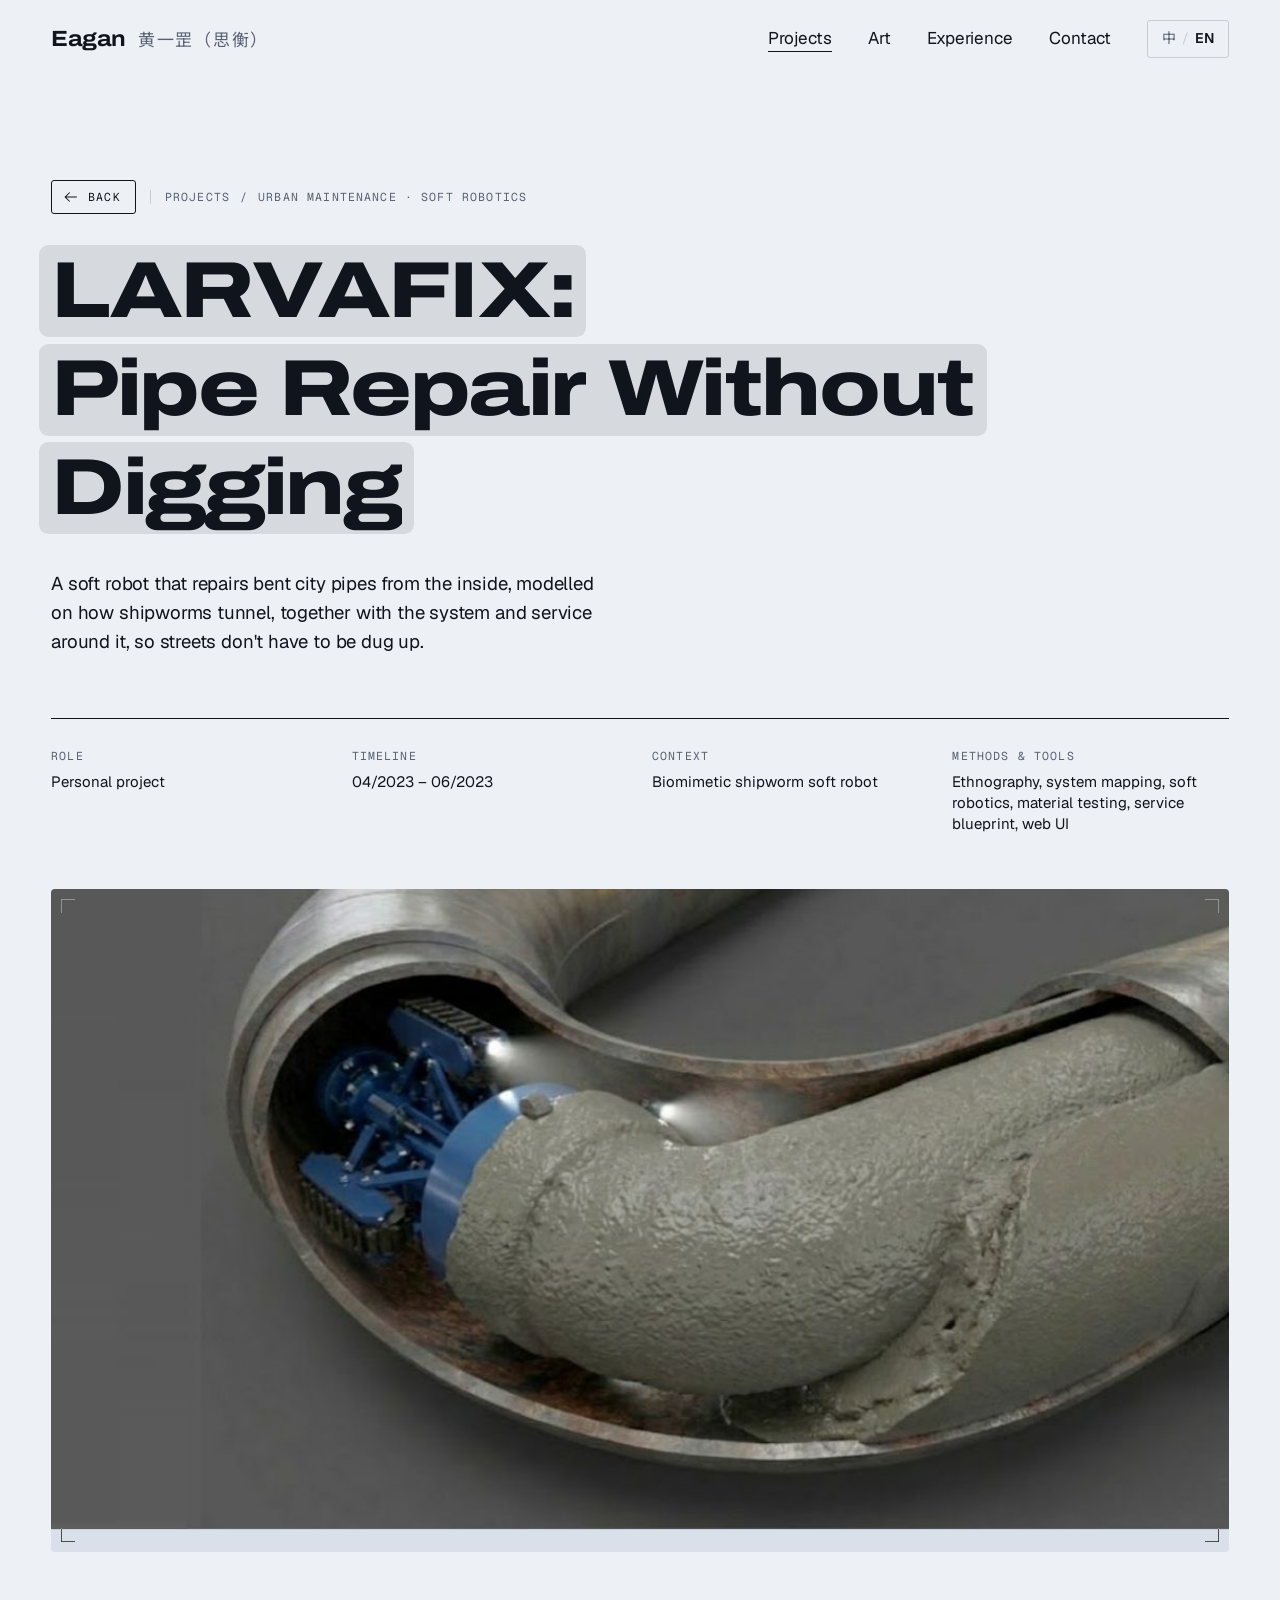
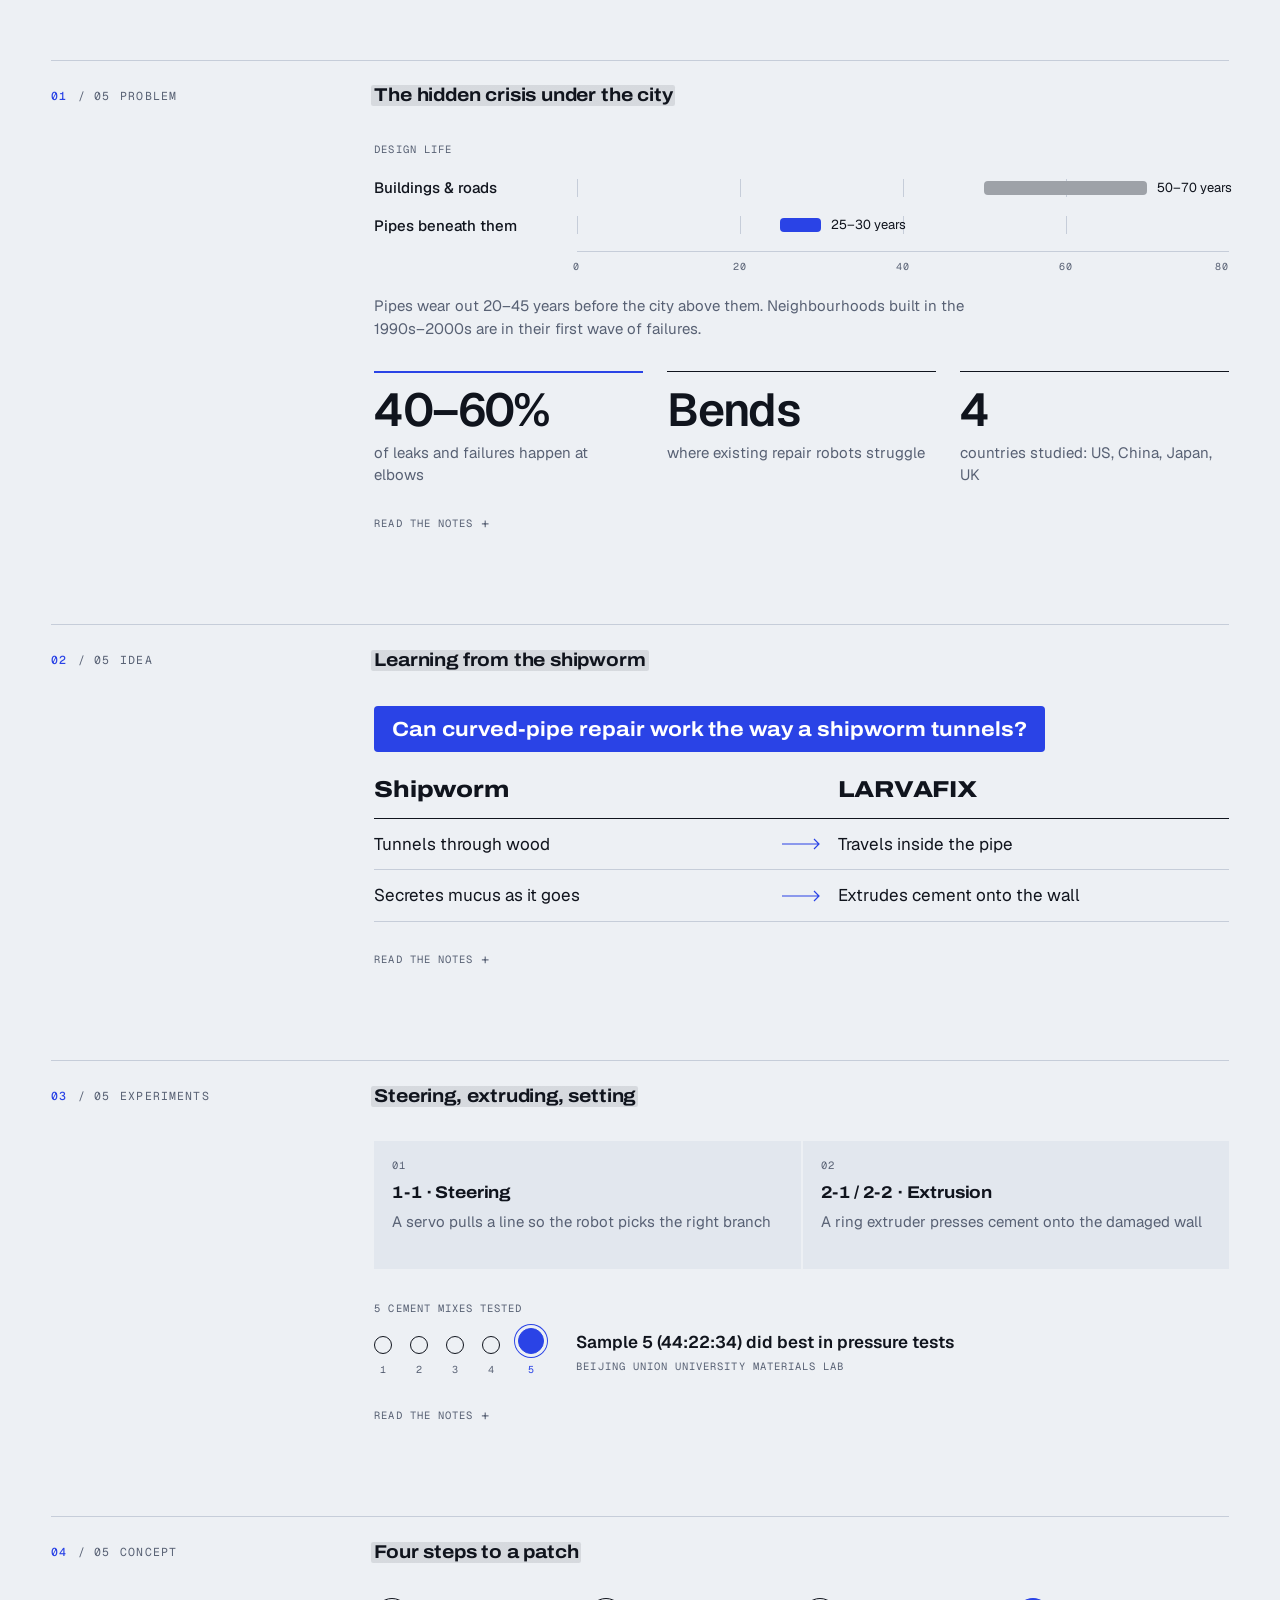
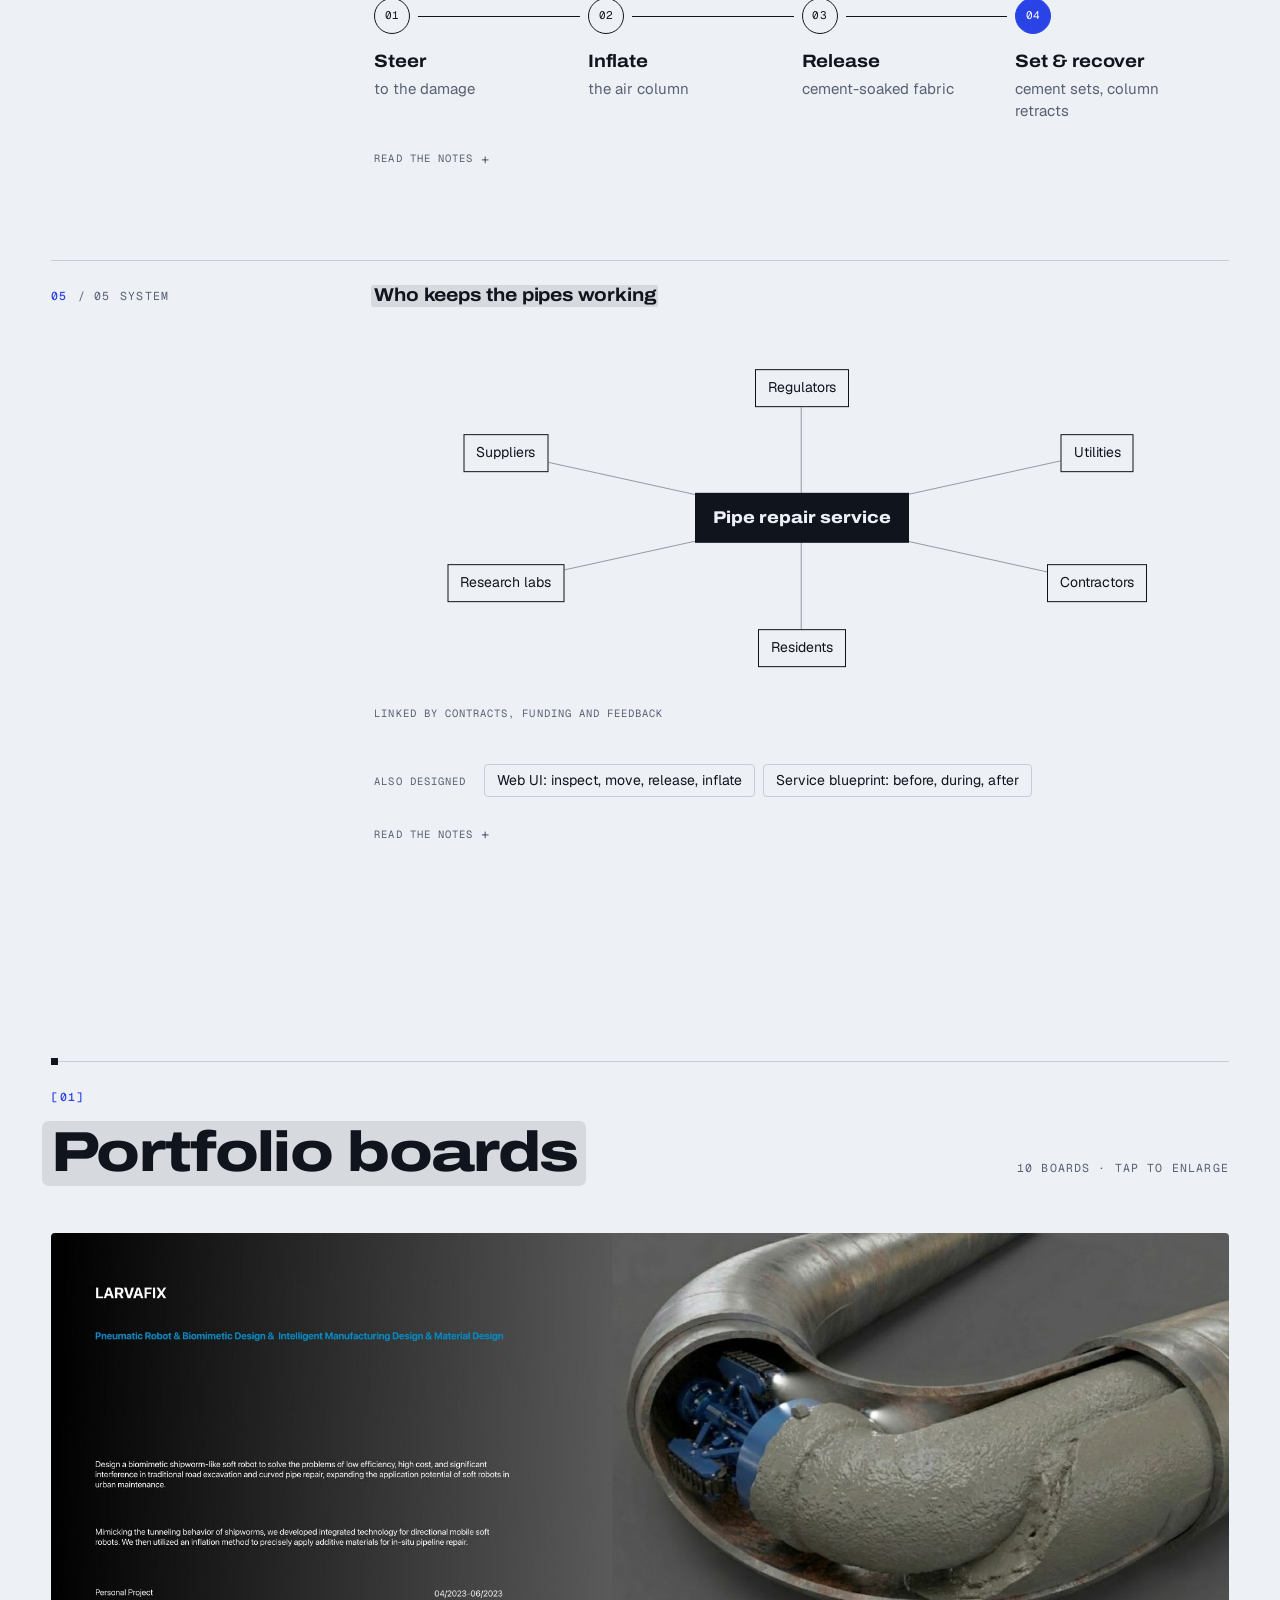
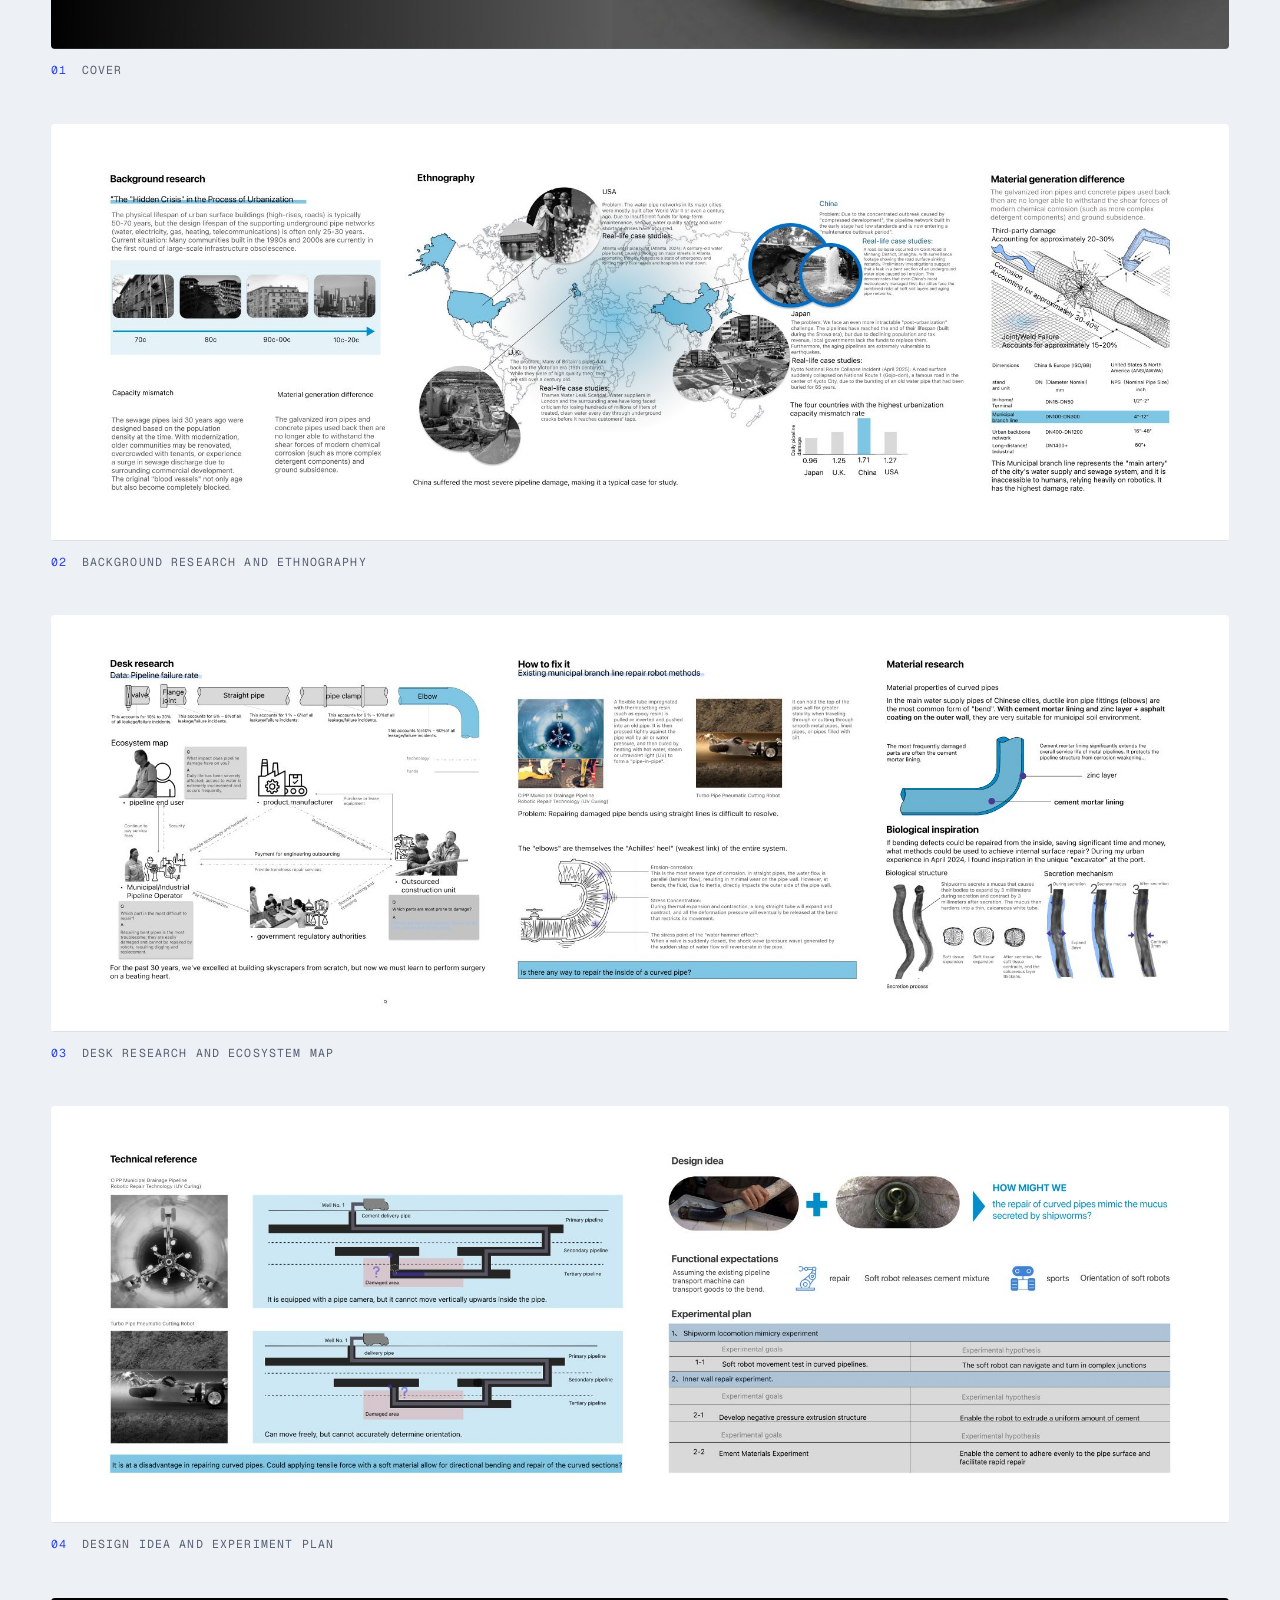
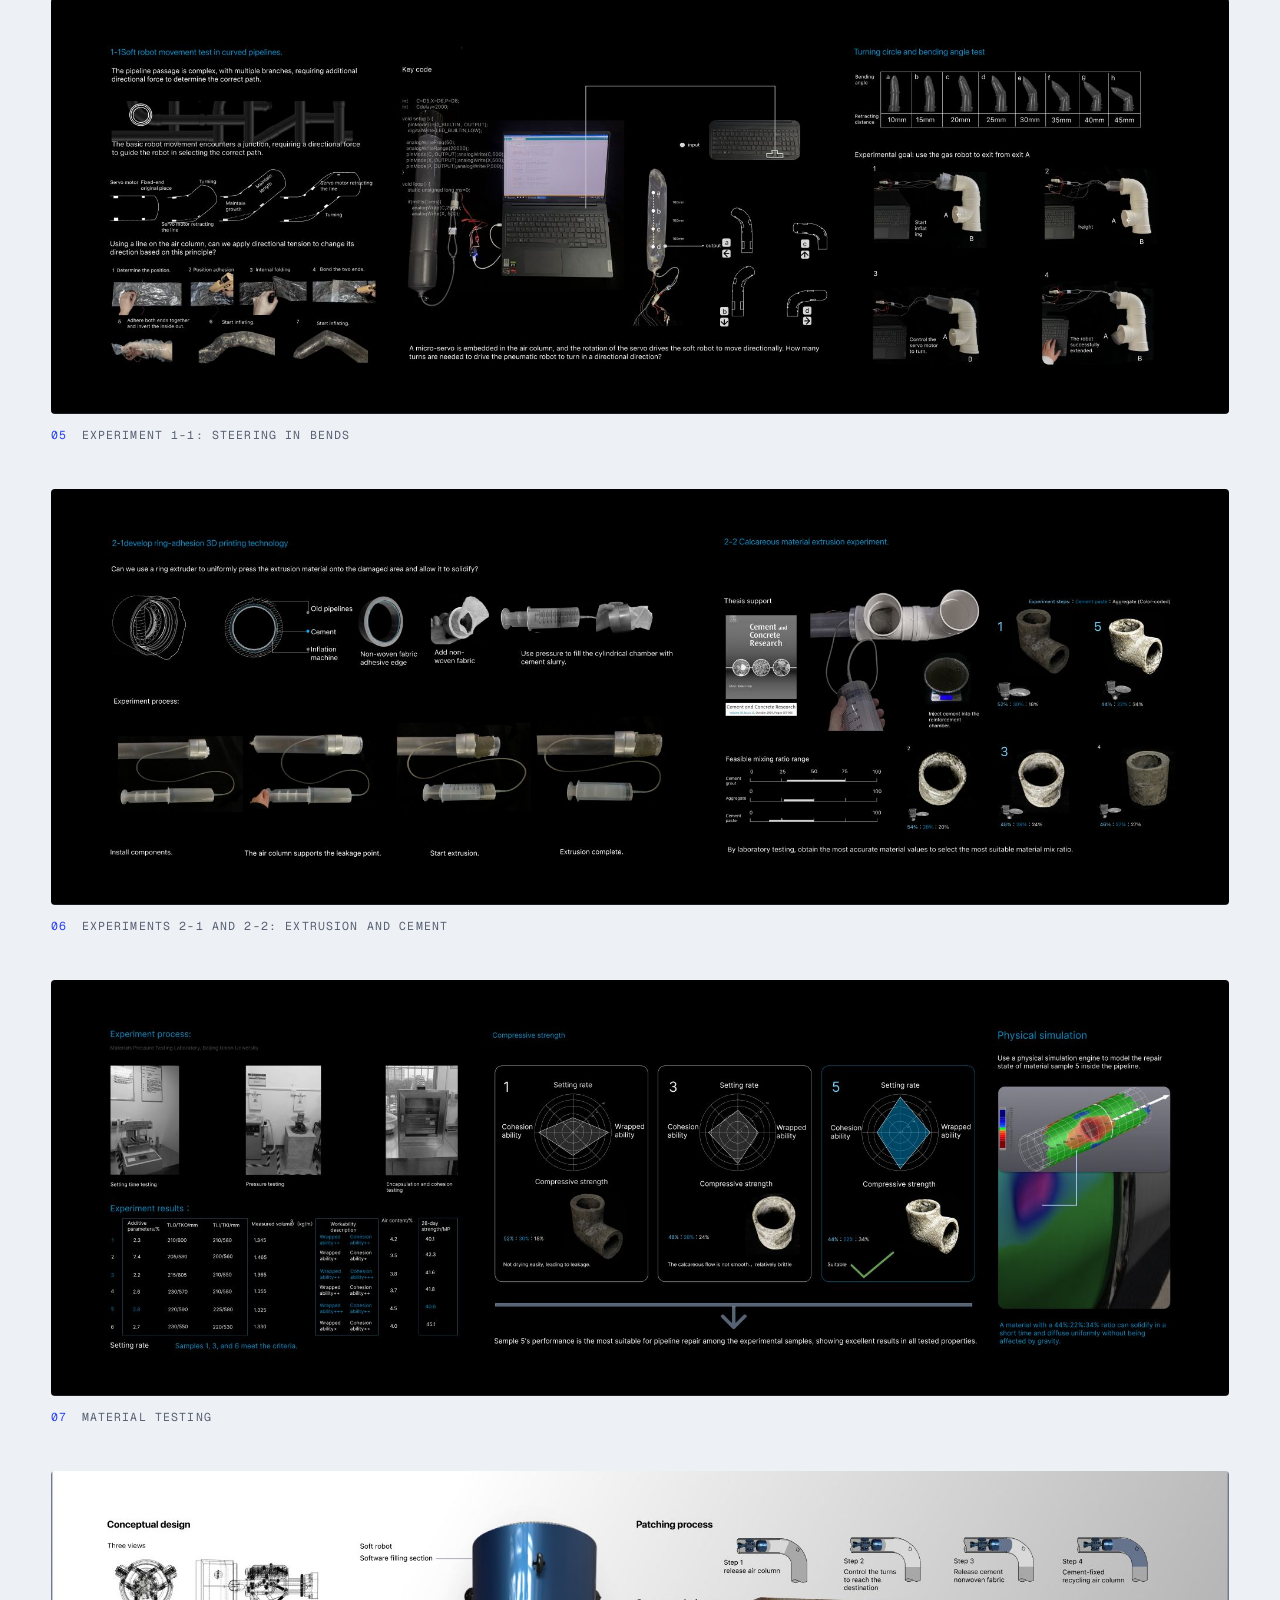
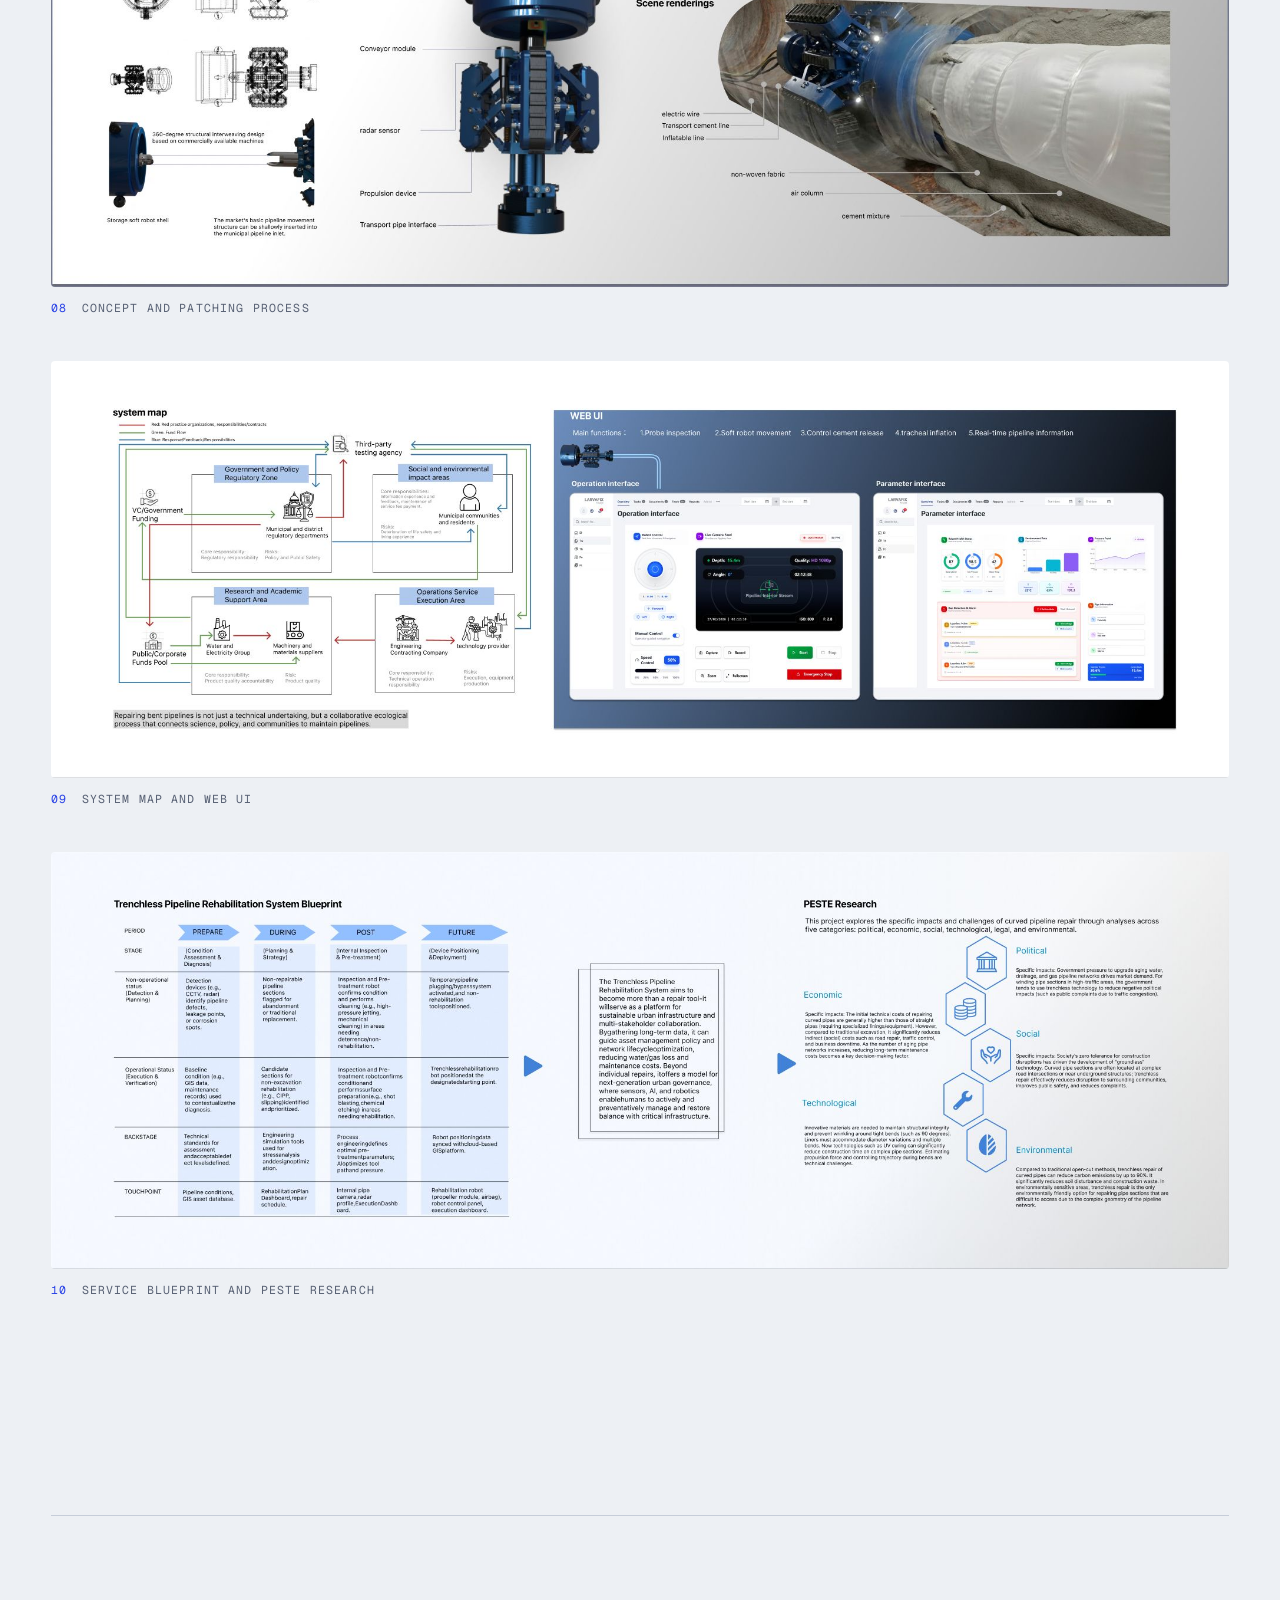
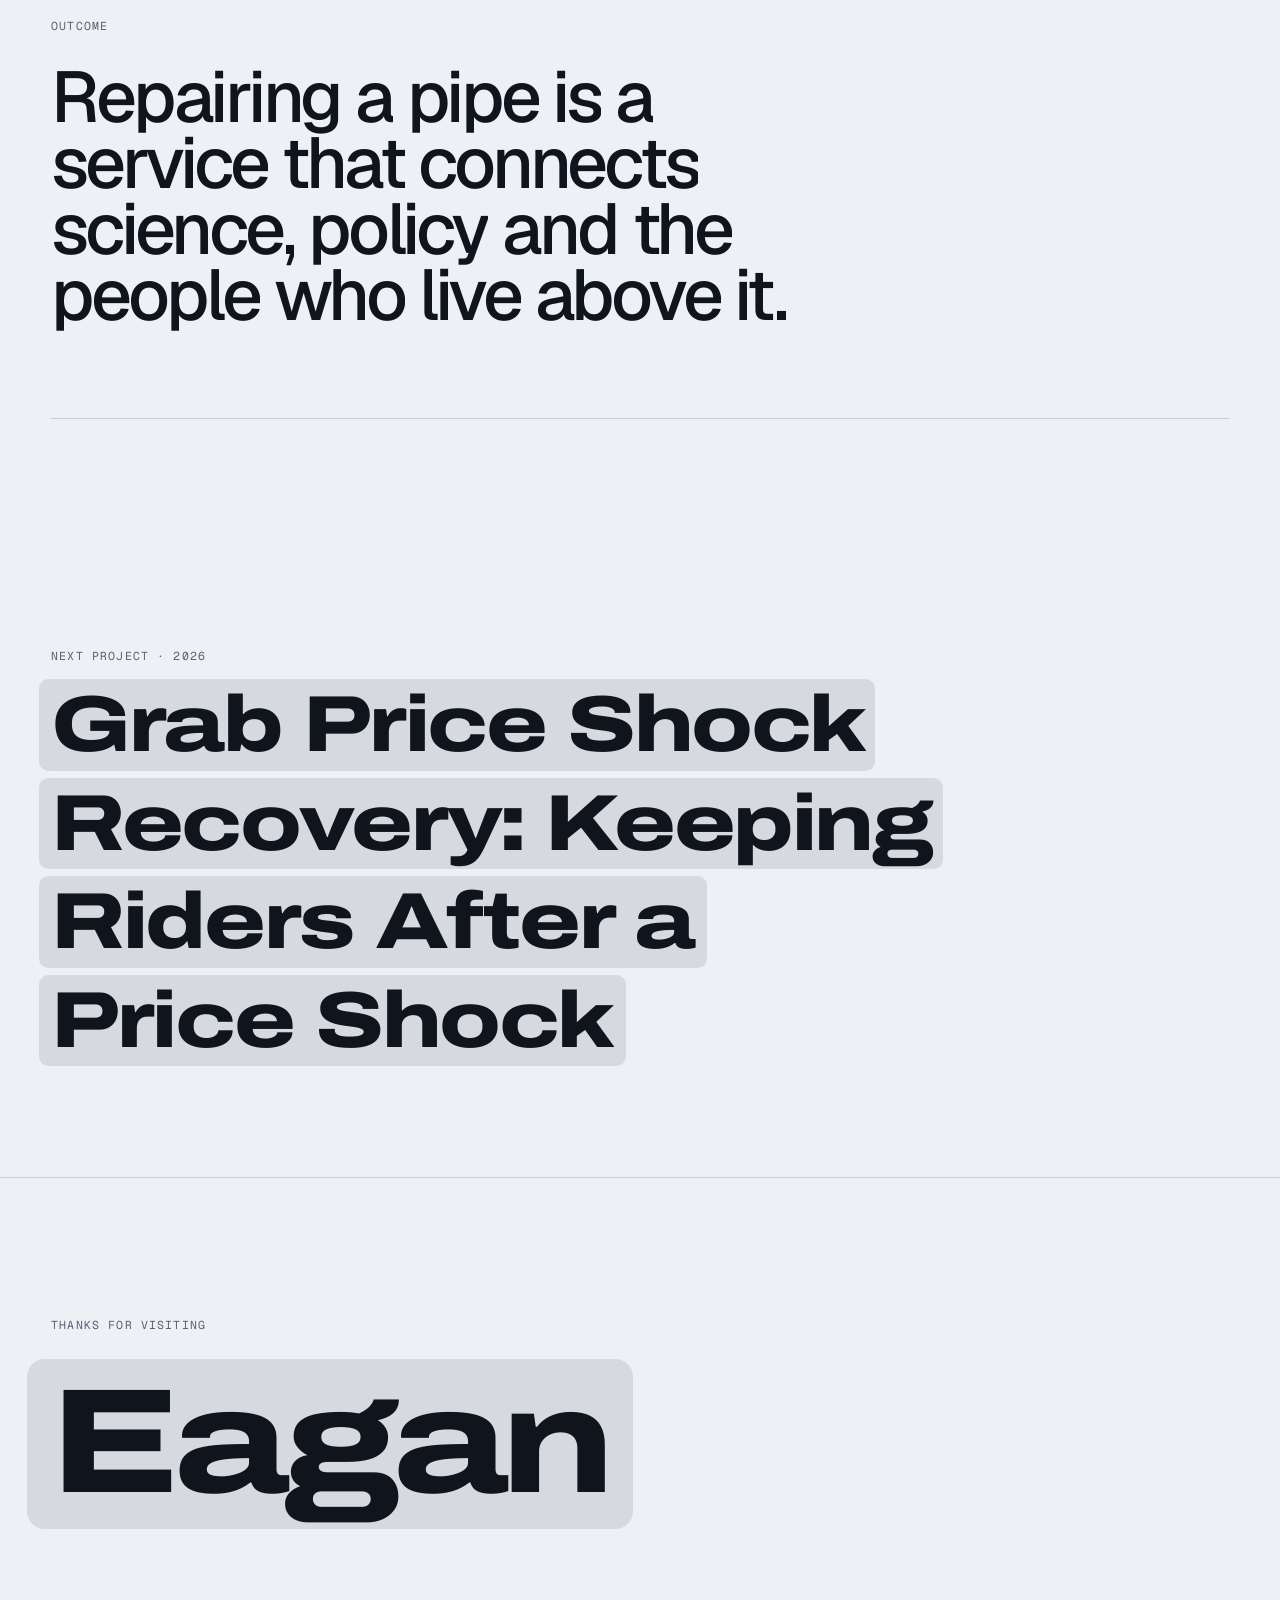
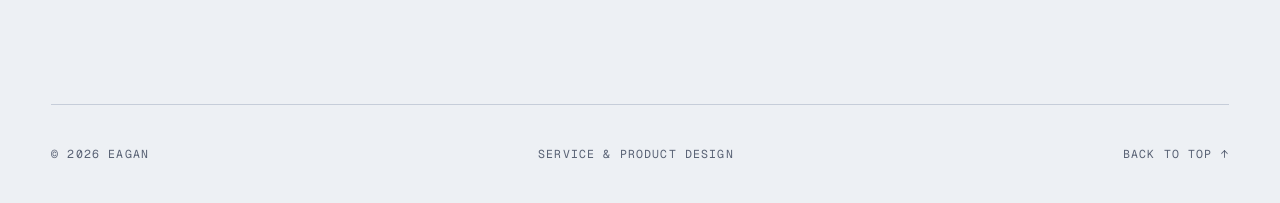
<file: project-larvafix.html>
<!doctype html>
<html lang="en">
<head>
<meta charset="utf-8">
<meta name="viewport" content="width=device-width, initial-scale=1, viewport-fit=cover">
<title>LARVAFIX · Eagan</title>
<meta name="claude:viewport-fit-sides" content="cover">
<meta name="description" content="A soft robot that repairs bent city pipes from the inside, modelled on how shipworms tunnel, together with the system and service around it, so streets don&#x27;t have to be dug up.">
<link rel="preconnect" href="https://fonts.googleapis.com">
<link rel="preconnect" href="https://fonts.gstatic.com" crossorigin>
<link rel="preload" href="assets/fonts/geist-latin.woff2" as="font" type="font/woff2" crossorigin>
<link rel="preload" href="assets/fonts/archivo-latin.woff2" as="font" type="font/woff2" crossorigin>
<link rel="stylesheet" href="https://fonts.googleapis.com/css2?family=Noto+Sans+SC:wght@300;400;500;700&display=swap">
<link rel="stylesheet" href="assets/site.css">
<script>(function(){var d=document.documentElement,l;d.classList.add("js");try{l=localStorage.getItem("lang")}catch(e){}if(l!=="zh"&&l!=="en")l=/^zh/i.test(navigator.language||"")?"zh":"en";d.setAttribute("data-lang",l);d.lang=l==="zh"?"zh-CN":"en"})()</script>
</head>
<body>
<div class="curtain" aria-hidden="true"><span>LARVAFIX</span></div>
<div class="progress" aria-hidden="true"></div>
<div class="cursor" aria-hidden="true"><div class="ring"><span>View</span></div><i class="xy"></i></div>
<header class="site-head">
  <div class="wrap">
    <a class="brand" href="index.html" data-label="Eagan">Eagan <span class="cjk">黄一罡（思衡）</span></a>
    <div class="head-right">
      <nav class="nav" aria-label="Main"><a href="work.html" aria-current="page" data-label="Projects"><span class="roll"><span class="en" data-text="Projects">Projects</span><span class="zh" data-text="作品">作品</span></span></a><a href="art.html" data-label="Art"><span class="roll"><span class="en" data-text="Art">Art</span><span class="zh" data-text="艺术创作">艺术创作</span></span></a><a href="experience.html" data-label="Experience"><span class="roll"><span class="en" data-text="Experience">Experience</span><span class="zh" data-text="经历">经历</span></span></a><a href="index.html#contact" data-label="Contact"><span class="roll"><span class="en" data-text="Contact">Contact</span><span class="zh" data-text="联系">联系</span></span></a></nav>
      <button class="lang-btn" type="button" data-lang-toggle aria-label="Switch language / 切换语言"><span data-l="zh">中</span><i>/</i><span data-l="en">EN</span></button>
    </div>
  </div>
</header>
<main>
<section class="p-hero" id="top"><div class="wrap">
  <div class="crumbs mono" data-reveal="fade"><a class="back-link" href="work.html" data-back data-label="Back"><svg width="18" height="18" viewBox="0 0 28 28" aria-hidden="true"><path d="M23 14H5M12 7l-7 7 7 7" fill="none" stroke="currentColor" stroke-width="1.6"/></svg><span class="en">Back</span><span class="zh" lang="zh-CN">返回</span></a><span class="sep"></span><a href="work.html" data-label="Projects"><span class="en">Projects</span><span class="zh" lang="zh-CN">作品</span></a><span>/</span><span><span class="en">Urban maintenance · Soft robotics</span><span class="zh" lang="zh-CN">城市维护 · 软体机器人</span></span></div>
  <h1 class="display h-xl hd" data-split><span class="hl"><span class="en">LARVAFIX:<br>Pipe Repair Without Digging</span><span class="zh" lang="zh-CN">LARVAFIX：<br>不开挖的管道修复</span></span></h1>
  <p class="lede" data-reveal style="--d:300ms"><span class="en">A soft robot that repairs bent city pipes from the inside, modelled on how shipworms tunnel, together with the system and service around it, so streets don&#x27;t have to be dug up.</span><span class="zh" lang="zh-CN">一个从内部修复城市弯管的软体机器人，模仿船蛆钻洞的方式；同时设计了围绕它的系统与服务，让修管道不再需要开挖马路。</span></p>
  <dl class="meta-grid" data-reveal style="--d:400ms">
    <div><dt class="mono"><span class="en">Role</span><span class="zh" lang="zh-CN">角色</span></dt><dd><span class="en">Personal project</span><span class="zh" lang="zh-CN">个人项目</span></dd></div>
    <div><dt class="mono"><span class="en">Timeline</span><span class="zh" lang="zh-CN">时间</span></dt><dd>04/2023 – 06/2023</dd></div>
    <div><dt class="mono"><span class="en">Context</span><span class="zh" lang="zh-CN">背景</span></dt><dd><span class="en">Biomimetic shipworm soft robot</span><span class="zh" lang="zh-CN">仿生船蛆软体机器人</span></dd></div>
    <div><dt class="mono"><span class="en">Methods &amp; tools</span><span class="zh" lang="zh-CN">方法与工具</span></dt><dd>Ethnography, system mapping, soft robotics, material testing, service blueprint, web UI</dd></div>
  </dl>
</div></section>
<section class="wrap cover"><div class="parallax-box" data-reveal="clip"><figure class="plate photo wide"><div class="plx" data-parallax="0.08"><img src="assets/img/larvafix/hero.jpg" alt="LARVAFIX" decoding="async"></div></figure></div></section>
<section class="section"><div class="wrap"><div class="chapters"><article class="chapter vz-ch">
  <p class="mono ch-num" data-reveal><b>01</b><span>/ 05</span><span class="en">Problem</span><span class="zh" lang="zh-CN">问题</span></p>
  <h2 class="display h-s hd" data-reveal><span class="hl"><span class="en">The hidden crisis under the city</span><span class="zh" lang="zh-CN">城市地下的隐性危机</span></span></h2>
  <div class="vz vz-ranges-b" data-reveal style="--d:80ms"><div class="vz-ranges"><p class="mono vz-k"><span class="en">Design life</span><span class="zh" lang="zh-CN">设计寿命</span></p><div class="vz-range"><b><span class="en">Buildings &amp; roads</span><span class="zh" lang="zh-CN">地面建筑与道路</span></b>
  <div class="vz-range-track"><i style="left:62.50%;width:25.00%" title="50–70"></i>
  <span style="left:87.50%">50–70 <span class="en">years</span><span class="zh" lang="zh-CN">年</span></span></div></div><div class="vz-range is-key"><b><span class="en">Pipes beneath them</span><span class="zh" lang="zh-CN">地下管网</span></b>
  <div class="vz-range-track"><i style="left:31.25%;width:6.25%" title="25–30"></i>
  <span style="left:37.50%">25–30 <span class="en">years</span><span class="zh" lang="zh-CN">年</span></span></div></div>
  <div class="vz-range vz-axis"><b></b><div class="vz-range-track mono"><span style="left:0.00%">0</span><span style="left:25.00%">20</span><span style="left:50.00%">40</span><span style="left:75.00%">60</span><span style="left:100.00%">80</span></div></div>
  <p class="vz-note"><span class="en">Pipes wear out 20–45 years before the city above them. Neighbourhoods built in the 1990s–2000s are in their first wave of failures.</span><span class="zh" lang="zh-CN">管网比地面早 20–45 年到期，1990–2000 年代建成的社区正迎来第一轮老化。</span></p></div></div><div class="vz vz-stats-b" data-reveal style="--d:170ms"><ul class="vz-stats" style="--n:3"><li><b><span class="en">40–60%</span><span class="zh" lang="zh-CN">40–60%</span></b><span><span class="en">of leaks and failures happen at elbows</span><span class="zh" lang="zh-CN">的漏损与故障发生在弯头</span></span></li><li><b><span class="en">Bends</span><span class="zh" lang="zh-CN">弯管</span></b><span><span class="en">where existing repair robots struggle</span><span class="zh" lang="zh-CN">现有修复机器人的难点</span></span></li><li><b><span class="en">4</span><span class="zh" lang="zh-CN">4 国</span></b><span><span class="en">countries studied: US, China, Japan, UK</span><span class="zh" lang="zh-CN">案例研究：美、中、日、英</span></span></li></ul></div>
  <details class="ch-more"><summary class="mono"><span class="en">Read the notes</span><span class="zh" lang="zh-CN">展开文字说明</span></summary>
    <div class="prose"><ul><li><span class="en">Buildings and roads last 50 to 70 years, but the pipes beneath them are designed for 25 to 30. Many neighbourhoods built in the 1990s and 2000s now face their first wave of failures.</span><span class="zh" lang="zh-CN">地面建筑和道路寿命一般是 50 到 70 年，而地下管网的设计寿命往往只有 25 到 30 年。许多 1990 和 2000 年代建成的社区正迎来第一轮大规模老化。</span></li><li><span class="en">Ethnography and case studies across the US, China, Japan and the UK showed that elbows cause 40 to 60 percent of leaks and failures, and that existing repair robots struggle with bends.</span><span class="zh" lang="zh-CN">对美国、中国、日本和英国的民族志与案例研究发现：弯头占漏损和故障的 40% 至 60%，而现有修复机器人很难处理弯管。</span></li></ul></div></details>
</article><article class="chapter vz-ch">
  <p class="mono ch-num" data-reveal><b>02</b><span>/ 05</span><span class="en">Idea</span><span class="zh" lang="zh-CN">灵感</span></p>
  <h2 class="display h-s hd" data-reveal><span class="hl"><span class="en">Learning from the shipworm</span><span class="zh" lang="zh-CN">向船蛆学习</span></span></h2>
  <div class="vz vz-analogy-b" data-reveal style="--d:80ms"><div class="vz-analogy"><p class="vz-q"><span><span class="en">Can curved-pipe repair work the way a shipworm tunnels?</span><span class="zh" lang="zh-CN">弯管修复能否模仿船蛆钻洞的方式？</span></span></p>
  <div class="vz-an-head"><b><span class="en">Shipworm</span><span class="zh" lang="zh-CN">船蛆</span></b><i></i><b><span class="en">LARVAFIX</span><span class="zh" lang="zh-CN">LARVAFIX</span></b></div><div class="vz-an-row"><span><span class="en">Tunnels through wood</span><span class="zh" lang="zh-CN">在木头中钻洞</span></span><svg class="vz-arw" viewBox="0 0 40 12" aria-hidden="true"><path d="M0 6h37M32 1l5 5-5 5" fill="none" stroke="currentColor" stroke-width="1.2" vector-effect="non-scaling-stroke"/></svg><span><span class="en">Travels inside the pipe</span><span class="zh" lang="zh-CN">在管道内部行进</span></span></div><div class="vz-an-row"><span><span class="en">Secretes mucus as it goes</span><span class="zh" lang="zh-CN">钻洞时分泌黏液</span></span><svg class="vz-arw" viewBox="0 0 40 12" aria-hidden="true"><path d="M0 6h37M32 1l5 5-5 5" fill="none" stroke="currentColor" stroke-width="1.2" vector-effect="non-scaling-stroke"/></svg><span><span class="en">Extrudes cement onto the wall</span><span class="zh" lang="zh-CN">把水泥挤到内壁</span></span></div></div></div>
  <details class="ch-more"><summary class="mono"><span class="en">Read the notes</span><span class="zh" lang="zh-CN">展开文字说明</span></summary>
    <div class="prose"><ul><li><span class="en">How might the repair of curved pipes mimic the mucus that shipworms secrete as they tunnel?</span><span class="zh" lang="zh-CN">我们能否让弯管修复模仿船蛆钻洞时分泌黏液的方式？</span></li></ul></div></details>
</article><article class="chapter vz-ch">
  <p class="mono ch-num" data-reveal><b>03</b><span>/ 05</span><span class="en">Experiments</span><span class="zh" lang="zh-CN">实验</span></p>
  <h2 class="display h-s hd" data-reveal><span class="hl"><span class="en">Steering, extruding, setting</span><span class="zh" lang="zh-CN">转向、挤出、固化</span></span></h2>
  <div class="vz vz-cards-b" data-reveal style="--d:80ms"><div class="vz-cards"><ul style="--n:2"><li><span class="mono">01</span><b><span class="en">1-1 · Steering</span><span class="zh" lang="zh-CN">1-1 · 转向</span></b><span class="vz-r"><span class="en">A servo pulls a line so the robot picks the right branch</span><span class="zh" lang="zh-CN">舵机牵引拉线，在岔口选对路径</span></span></li><li><span class="mono">02</span><b><span class="en">2-1 / 2-2 · Extrusion</span><span class="zh" lang="zh-CN">2-1 / 2-2 · 挤出</span></b><span class="vz-r"><span class="en">A ring extruder presses cement onto the damaged wall</span><span class="zh" lang="zh-CN">环形挤出结构把水泥压到破损内壁</span></span></li></ul></div></div><div class="vz vz-samples-b" data-reveal style="--d:170ms"><div class="vz-samples"><p class="mono vz-k">5 <span class="en">Cement mixes tested</span><span class="zh" lang="zh-CN">测试的水泥配比</span></p>
  <div class="vz-samples-row"><ol><li><i></i><span class="mono">1</span></li><li><i></i><span class="mono">2</span></li><li><i></i><span class="mono">3</span></li><li><i></i><span class="mono">4</span></li><li class="is-key"><i></i><span class="mono">5</span></li></ol><div><b><span class="en">Sample 5 (44:22:34) did best in pressure tests</span><span class="zh" lang="zh-CN">5 号样本（44:22:34）压力测试表现最好</span></b><span class="mono muted"><span class="en">Beijing Union University materials lab</span><span class="zh" lang="zh-CN">北京联合大学材料实验室</span></span></div></div></div></div>
  <details class="ch-more"><summary class="mono"><span class="en">Read the notes</span><span class="zh" lang="zh-CN">展开文字说明</span></summary>
    <div class="prose"><ul><li><span class="en">Experiment 1-1: a servo pulls a line on the inflatable body so the robot chooses the right branch at junctions.</span><span class="zh" lang="zh-CN">实验 1-1：舵机牵引充气体上的拉线，让机器人在岔口选择正确的路径。</span></li><li><span class="en">Experiments 2-1 and 2-2: a ring extruder presses cement onto the damaged wall; five mix ratios were tested, and sample 5 (44:22:34) performed best in pressure tests at the Beijing Union University materials lab.</span><span class="zh" lang="zh-CN">实验 2-1 和 2-2：用环形挤出结构把水泥压到破损内壁上；测试了五种配比，5 号样本（44:22:34）在北京联合大学材料实验室的压力测试中表现最好。</span></li></ul></div></details>
</article><article class="chapter vz-ch">
  <p class="mono ch-num" data-reveal><b>04</b><span>/ 05</span><span class="en">Concept</span><span class="zh" lang="zh-CN">概念</span></p>
  <h2 class="display h-s hd" data-reveal><span class="hl"><span class="en">Four steps to a patch</span><span class="zh" lang="zh-CN">四步完成修补</span></span></h2>
  <div class="vz vz-steps-b" data-reveal style="--d:80ms"><ol class="vz-steps" style="--n:4"><li><span class="vz-dot mono">01</span>
  <b><span class="en">Steer</span><span class="zh" lang="zh-CN">转向</span></b><span><span class="en">to the damage</span><span class="zh" lang="zh-CN">到达破损处</span></span></li><li><span class="vz-dot mono">02</span>
  <b><span class="en">Inflate</span><span class="zh" lang="zh-CN">充气</span></b><span><span class="en">the air column</span><span class="zh" lang="zh-CN">撑起气柱</span></span></li><li><span class="vz-dot mono">03</span>
  <b><span class="en">Release</span><span class="zh" lang="zh-CN">释放</span></b><span><span class="en">cement-soaked fabric</span><span class="zh" lang="zh-CN">浸水泥的无纺布</span></span></li><li class="is-key"><span class="vz-dot mono">04</span>
  <b><span class="en">Set &amp; recover</span><span class="zh" lang="zh-CN">固化回收</span></b><span><span class="en">cement sets, column retracts</span><span class="zh" lang="zh-CN">水泥固化后回收气柱</span></span></li></ol></div>
  <details class="ch-more"><summary class="mono"><span class="en">Read the notes</span><span class="zh" lang="zh-CN">展开文字说明</span></summary>
    <div class="prose"><ul><li><span class="en">Steer to the damage, inflate the air column, release cement-soaked non-woven fabric, then let the cement set and recover the air column.</span><span class="zh" lang="zh-CN">控制转向到达破损处，充起气柱，释放浸有水泥的无纺布，待水泥固定后回收气柱。</span></li></ul></div></details>
</article><article class="chapter vz-ch">
  <p class="mono ch-num" data-reveal><b>05</b><span>/ 05</span><span class="en">System</span><span class="zh" lang="zh-CN">系统与服务</span></p>
  <h2 class="display h-s hd" data-reveal><span class="hl"><span class="en">Who keeps the pipes working</span><span class="zh" lang="zh-CN">谁在维护这些管道</span></span></h2>
  <div class="vz vz-hub-b" data-reveal style="--d:80ms"><div class="vz-hub"><div class="vz-hub-map"><svg class="vz-hub-lines" viewBox="0 0 100 100" preserveAspectRatio="none" aria-hidden="true"><path d="M50 50L50.0 12.0" vector-effect="non-scaling-stroke"/><path d="M50 50L84.6 31.0" vector-effect="non-scaling-stroke"/><path d="M50 50L84.6 69.0" vector-effect="non-scaling-stroke"/><path d="M50 50L50.0 88.0" vector-effect="non-scaling-stroke"/><path d="M50 50L15.4 69.0" vector-effect="non-scaling-stroke"/><path d="M50 50L15.4 31.0" vector-effect="non-scaling-stroke"/></svg><p class="vz-hub-c"><span><span class="en">Pipe repair service</span><span class="zh" lang="zh-CN">管道修复服务</span></span></p><ul><li style="left:50.0%;top:12.0%"><span class="en">Regulators</span><span class="zh" lang="zh-CN">监管部门</span></li><li style="left:84.6%;top:31.0%"><span class="en">Utilities</span><span class="zh" lang="zh-CN">水电集团</span></li><li style="left:84.6%;top:69.0%"><span class="en">Contractors</span><span class="zh" lang="zh-CN">工程承包方</span></li><li style="left:50.0%;top:88.0%"><span class="en">Residents</span><span class="zh" lang="zh-CN">社区居民</span></li><li style="left:15.4%;top:69.0%"><span class="en">Research labs</span><span class="zh" lang="zh-CN">科研机构</span></li><li style="left:15.4%;top:31.0%"><span class="en">Suppliers</span><span class="zh" lang="zh-CN">设备材料供应商</span></li></ul></div>
  <p class="mono vz-k"><span class="en">Linked by contracts, funding and feedback</span><span class="zh" lang="zh-CN">通过合同、资金和反馈连接</span></p></div></div><div class="vz vz-chips-b" data-reveal style="--d:170ms"><div class="vz-chips"><p class="mono vz-k"><span class="en">Also designed</span><span class="zh" lang="zh-CN">同时设计</span></p><ul><li><span class="en">Web UI: inspect, move, release, inflate</span><span class="zh" lang="zh-CN">网页界面：检测、移动、释放、充气</span></li><li><span class="en">Service blueprint: before, during, after</span><span class="zh" lang="zh-CN">服务蓝图：修复前、中、后</span></li></ul></div></div>
  <details class="ch-more"><summary class="mono"><span class="en">Read the notes</span><span class="zh" lang="zh-CN">展开文字说明</span></summary>
    <div class="prose"><ul><li><span class="en">A system map links government regulators, utilities, contractors, suppliers, research labs and residents through contracts, funding and feedback.</span><span class="zh" lang="zh-CN">系统图把监管部门、水电集团、工程承包方、设备材料供应商、科研机构和社区居民，通过合同、资金和反馈连接起来。</span></li><li><span class="en">A web interface handles probe inspection, robot movement, cement release and inflation, and a service blueprint covers the work before, during and after a repair.</span><span class="zh" lang="zh-CN">网页界面负责探头检测、机器人移动、水泥释放和充气控制；服务蓝图覆盖修复前、中、后的全过程。</span></li></ul></div></details>
</article></div></div></section>
<section class="section boards-sec"><div class="wrap">
  <div class="sec-head">
    <h2 class="display h-l hd" data-split><span class="hl"><span class="en">Portfolio boards</span><span class="zh" lang="zh-CN">作品展板</span></span></h2>
    <p class="mono muted" data-reveal><span class="en">10 boards · tap to enlarge</span><span class="zh" lang="zh-CN">共 10 张 · 点击放大</span></p>
  </div>
  <div class="boards"><a class="board" href="assets/img/larvafix/01.jpg" data-lightbox="bd-1" data-cursor="Zoom" data-reveal>
  <img src="assets/img/larvafix/01.jpg" alt="Cover" loading="lazy" decoding="async" width="2000" height="707">
  <span class="board-cap mono"><span>01</span><span class="en">Cover</span><span class="zh" lang="zh-CN">封面</span></span>
</a><a class="board" href="assets/img/larvafix/02.jpg" data-lightbox="bd-2" data-cursor="Zoom" data-reveal>
  <img src="assets/img/larvafix/02.jpg" alt="Background research and ethnography" loading="lazy" decoding="async" width="2000" height="707">
  <span class="board-cap mono"><span>02</span><span class="en">Background research and ethnography</span><span class="zh" lang="zh-CN">背景研究与民族志</span></span>
</a><a class="board" href="assets/img/larvafix/03.jpg" data-lightbox="bd-3" data-cursor="Zoom" data-reveal>
  <img src="assets/img/larvafix/03.jpg" alt="Desk research and ecosystem map" loading="lazy" decoding="async" width="2000" height="707">
  <span class="board-cap mono"><span>03</span><span class="en">Desk research and ecosystem map</span><span class="zh" lang="zh-CN">案头研究与生态图</span></span>
</a><a class="board" href="assets/img/larvafix/04.jpg" data-lightbox="bd-4" data-cursor="Zoom" data-reveal>
  <img src="assets/img/larvafix/04.jpg" alt="Design idea and experiment plan" loading="lazy" decoding="async" width="2000" height="707">
  <span class="board-cap mono"><span>04</span><span class="en">Design idea and experiment plan</span><span class="zh" lang="zh-CN">设计思路与实验计划</span></span>
</a><a class="board" href="assets/img/larvafix/05.jpg" data-lightbox="bd-5" data-cursor="Zoom" data-reveal>
  <img src="assets/img/larvafix/05.jpg" alt="Experiment 1-1: steering in bends" loading="lazy" decoding="async" width="2000" height="707">
  <span class="board-cap mono"><span>05</span><span class="en">Experiment 1-1: steering in bends</span><span class="zh" lang="zh-CN">实验 1-1：弯管转向</span></span>
</a><a class="board" href="assets/img/larvafix/06.jpg" data-lightbox="bd-6" data-cursor="Zoom" data-reveal>
  <img src="assets/img/larvafix/06.jpg" alt="Experiments 2-1 and 2-2: extrusion and cement" loading="lazy" decoding="async" width="2000" height="707">
  <span class="board-cap mono"><span>06</span><span class="en">Experiments 2-1 and 2-2: extrusion and cement</span><span class="zh" lang="zh-CN">实验 2-1、2-2：挤出与水泥配比</span></span>
</a><a class="board" href="assets/img/larvafix/07.jpg" data-lightbox="bd-7" data-cursor="Zoom" data-reveal>
  <img src="assets/img/larvafix/07.jpg" alt="Material testing" loading="lazy" decoding="async" width="2000" height="707">
  <span class="board-cap mono"><span>07</span><span class="en">Material testing</span><span class="zh" lang="zh-CN">材料测试</span></span>
</a><a class="board" href="assets/img/larvafix/08.jpg" data-lightbox="bd-8" data-cursor="Zoom" data-reveal>
  <img src="assets/img/larvafix/08.jpg" alt="Concept and patching process" loading="lazy" decoding="async" width="2000" height="707">
  <span class="board-cap mono"><span>08</span><span class="en">Concept and patching process</span><span class="zh" lang="zh-CN">概念设计与修补流程</span></span>
</a><a class="board" href="assets/img/larvafix/09.jpg" data-lightbox="bd-9" data-cursor="Zoom" data-reveal>
  <img src="assets/img/larvafix/09.jpg" alt="System map and web UI" loading="lazy" decoding="async" width="2000" height="707">
  <span class="board-cap mono"><span>09</span><span class="en">System map and web UI</span><span class="zh" lang="zh-CN">系统图与网页界面</span></span>
</a><a class="board" href="assets/img/larvafix/10.jpg" data-lightbox="bd-10" data-cursor="Zoom" data-reveal>
  <img src="assets/img/larvafix/10.jpg" alt="Service blueprint and PESTE research" loading="lazy" decoding="async" width="2000" height="707">
  <span class="board-cap mono"><span>10</span><span class="en">Service blueprint and PESTE research</span><span class="zh" lang="zh-CN">服务蓝图与 PESTE 分析</span></span>
</a></div>
</div></section>
<template id="bd-1"><figure class="lb-slide"><img src="assets/img/larvafix/01.jpg" alt="Cover">
<figcaption class="mono muted">01 / 10 · <span class="en">Cover</span><span class="zh" lang="zh-CN">封面</span></figcaption></figure></template><template id="bd-2"><figure class="lb-slide"><img src="assets/img/larvafix/02.jpg" alt="Background research and ethnography">
<figcaption class="mono muted">02 / 10 · <span class="en">Background research and ethnography</span><span class="zh" lang="zh-CN">背景研究与民族志</span></figcaption></figure></template><template id="bd-3"><figure class="lb-slide"><img src="assets/img/larvafix/03.jpg" alt="Desk research and ecosystem map">
<figcaption class="mono muted">03 / 10 · <span class="en">Desk research and ecosystem map</span><span class="zh" lang="zh-CN">案头研究与生态图</span></figcaption></figure></template><template id="bd-4"><figure class="lb-slide"><img src="assets/img/larvafix/04.jpg" alt="Design idea and experiment plan">
<figcaption class="mono muted">04 / 10 · <span class="en">Design idea and experiment plan</span><span class="zh" lang="zh-CN">设计思路与实验计划</span></figcaption></figure></template><template id="bd-5"><figure class="lb-slide"><img src="assets/img/larvafix/05.jpg" alt="Experiment 1-1: steering in bends">
<figcaption class="mono muted">05 / 10 · <span class="en">Experiment 1-1: steering in bends</span><span class="zh" lang="zh-CN">实验 1-1：弯管转向</span></figcaption></figure></template><template id="bd-6"><figure class="lb-slide"><img src="assets/img/larvafix/06.jpg" alt="Experiments 2-1 and 2-2: extrusion and cement">
<figcaption class="mono muted">06 / 10 · <span class="en">Experiments 2-1 and 2-2: extrusion and cement</span><span class="zh" lang="zh-CN">实验 2-1、2-2：挤出与水泥配比</span></figcaption></figure></template><template id="bd-7"><figure class="lb-slide"><img src="assets/img/larvafix/07.jpg" alt="Material testing">
<figcaption class="mono muted">07 / 10 · <span class="en">Material testing</span><span class="zh" lang="zh-CN">材料测试</span></figcaption></figure></template><template id="bd-8"><figure class="lb-slide"><img src="assets/img/larvafix/08.jpg" alt="Concept and patching process">
<figcaption class="mono muted">08 / 10 · <span class="en">Concept and patching process</span><span class="zh" lang="zh-CN">概念设计与修补流程</span></figcaption></figure></template><template id="bd-9"><figure class="lb-slide"><img src="assets/img/larvafix/09.jpg" alt="System map and web UI">
<figcaption class="mono muted">09 / 10 · <span class="en">System map and web UI</span><span class="zh" lang="zh-CN">系统图与网页界面</span></figcaption></figure></template><template id="bd-10"><figure class="lb-slide"><img src="assets/img/larvafix/10.jpg" alt="Service blueprint and PESTE research">
<figcaption class="mono muted">10 / 10 · <span class="en">Service blueprint and PESTE research</span><span class="zh" lang="zh-CN">服务蓝图与 PESTE 分析</span></figcaption></figure></template>
<div class="lightbox" role="dialog" aria-modal="true" aria-label="Board" hidden>
  <button class="lb-close mono" type="button" data-lb-close><span class="en">Close</span><span class="zh" lang="zh-CN">关闭</span> ✕</button>
  <button class="lb-nav lb-prev" type="button" data-lb-step="-1"><svg width="18" height="18" viewBox="0 0 28 28" aria-hidden="true"><path d="M23 14H5M12 7l-7 7 7 7" fill="none" stroke="currentColor" stroke-width="1.6"/></svg><span class="lb-nav-t mono"><span class="en">Previous</span><span class="zh" lang="zh-CN">上一张</span></span></button><button class="lb-nav lb-next" type="button" data-lb-step="1"><svg width="28" height="28" viewBox="0 0 28 28" aria-hidden="true"><path d="M5 14h18M16 7l7 7-7 7" fill="none" stroke="currentColor" stroke-width="1.5"/></svg><span class="lb-nav-t mono"><span class="en">Next</span><span class="zh" lang="zh-CN">下一张</span></span></button>
  <div class="lb-body"></div>
</div>
<section class="section"><div class="wrap"><div class="highlight">
  <p class="mono muted" data-reveal><span class="en">Outcome</span><span class="zh" lang="zh-CN">成果</span></p>
  <p class="display h-l" data-split><span class="en">Repairing a pipe is a service that connects science, policy and the people who live above it.</span><span class="zh" lang="zh-CN">修一根管道，是一项连接科学、政策和地面上居民的服务。</span></p>
</div></div></section>
<a class="back-fab mono" href="work.html" data-back data-label="Back" aria-label="Back / 返回"><svg width="18" height="18" viewBox="0 0 28 28" aria-hidden="true"><path d="M23 14H5M12 7l-7 7 7 7" fill="none" stroke="currentColor" stroke-width="1.6"/></svg><span><span class="en">Back</span><span class="zh" lang="zh-CN">返回</span></span></a>
<a class="next" href="project-grab.html" data-label="Grab Price Shock Recovery" data-cursor="Next"><div class="wrap">
  <p class="mono muted"><span class="en">Next project</span><span class="zh" lang="zh-CN">下一个作品</span> · 2026</p>
  <p class="display h-xl hd hd-next"><span class="hl"><span class="en">Grab Price Shock Recovery: Keeping Riders After a Price Shock</span><span class="zh" lang="zh-CN">Grab 价格冲击补救：糟糕的计价之后，留住乘客</span></span></p>
</div></a>
<section class="field-host end-band" aria-label="Eagan">
  <canvas class="field" data-lines="18" aria-hidden="true"></canvas>
  <div class="wrap">
    <p class="mono muted" data-reveal="fade"><span class="en">Thanks for visiting</span><span class="zh" lang="zh-CN">感谢浏览</span></p>
    <div class="hero-name end-name"><p class="display h-xxl hd" data-split data-vf><span class="hl">Eagan</span></p></div>
  </div>
</section>
</main>
<footer class="wrap">
  <div class="foot mono">
    <span>© 2026 Eagan</span>
    <span><span class="en">Service &amp; product design</span><span class="zh" lang="zh-CN">服务设计 · 产品设计</span></span>
    <a href="#top" data-label="Top"><span class="en">Back to top ↑</span><span class="zh" lang="zh-CN">回到顶部 ↑</span></a>
  </div>
</footer>
<script src="assets/site.js"></script>
</body>
</html>
</file>
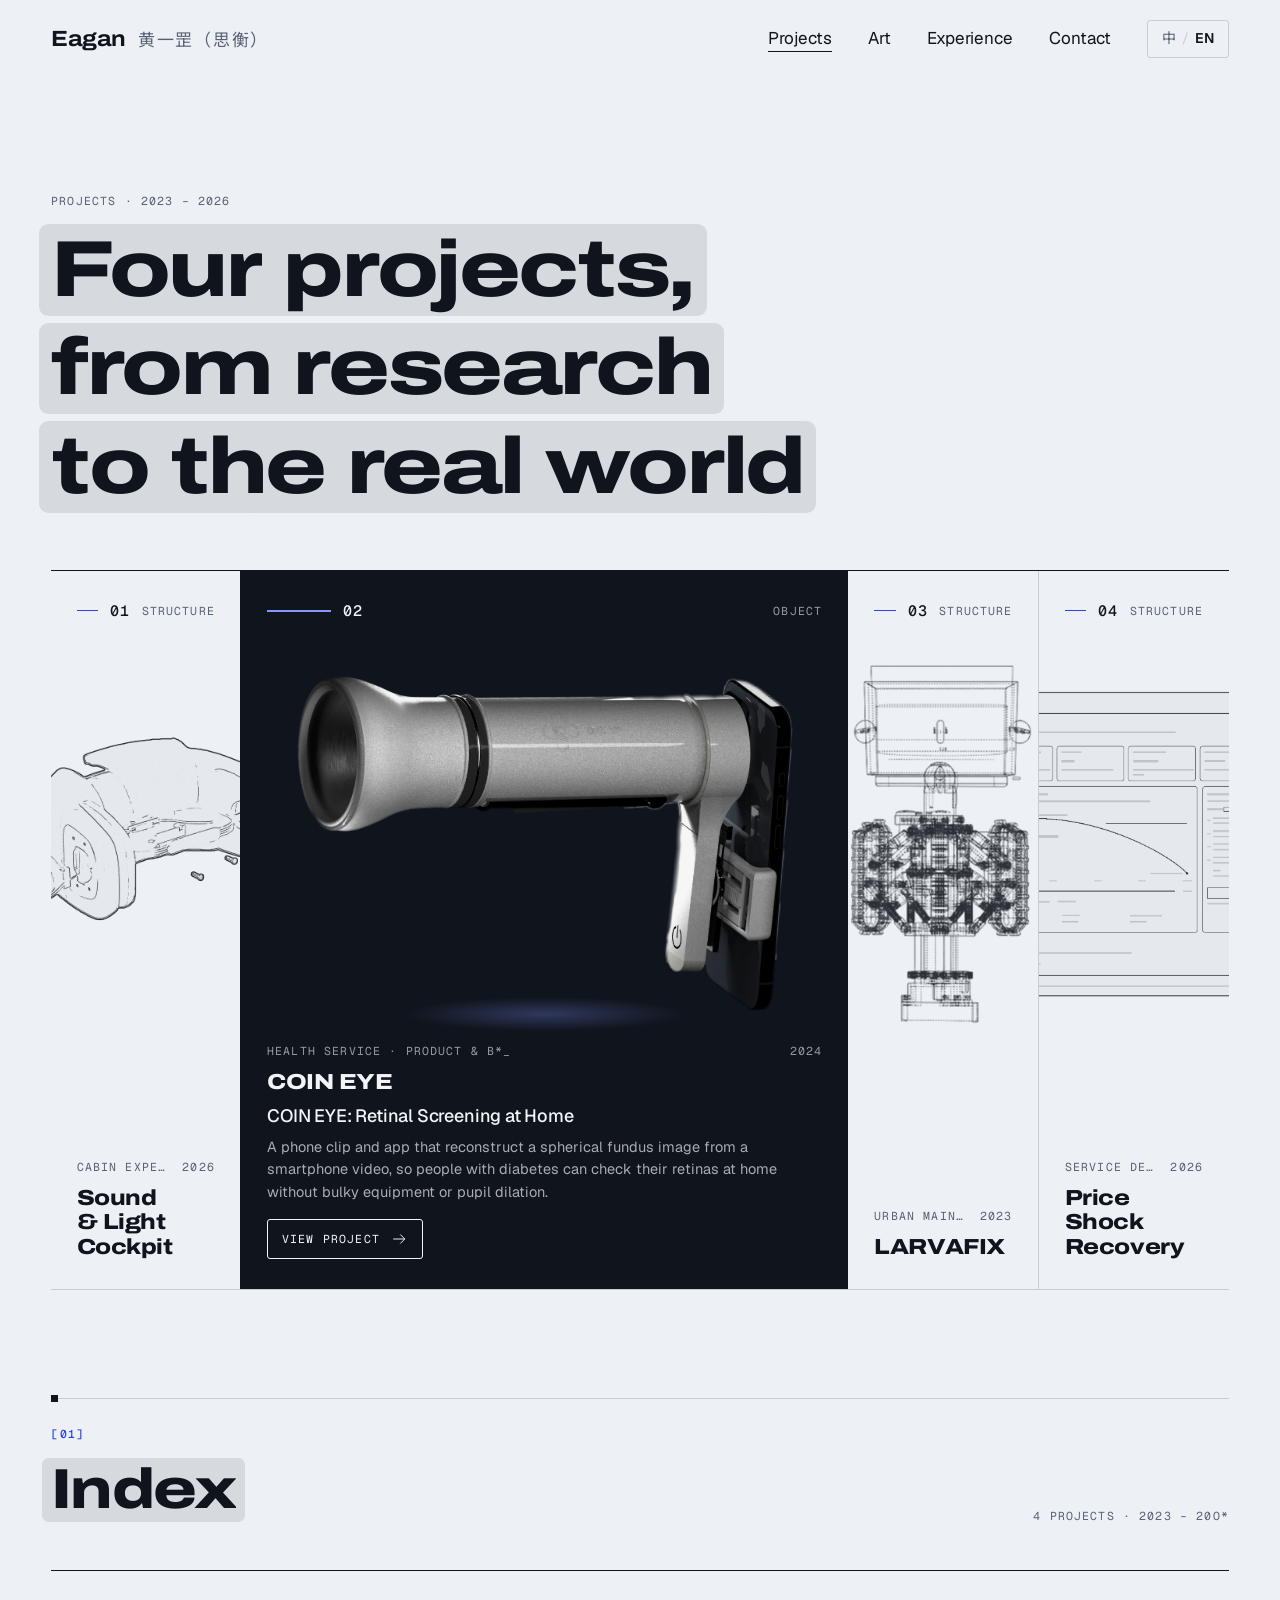
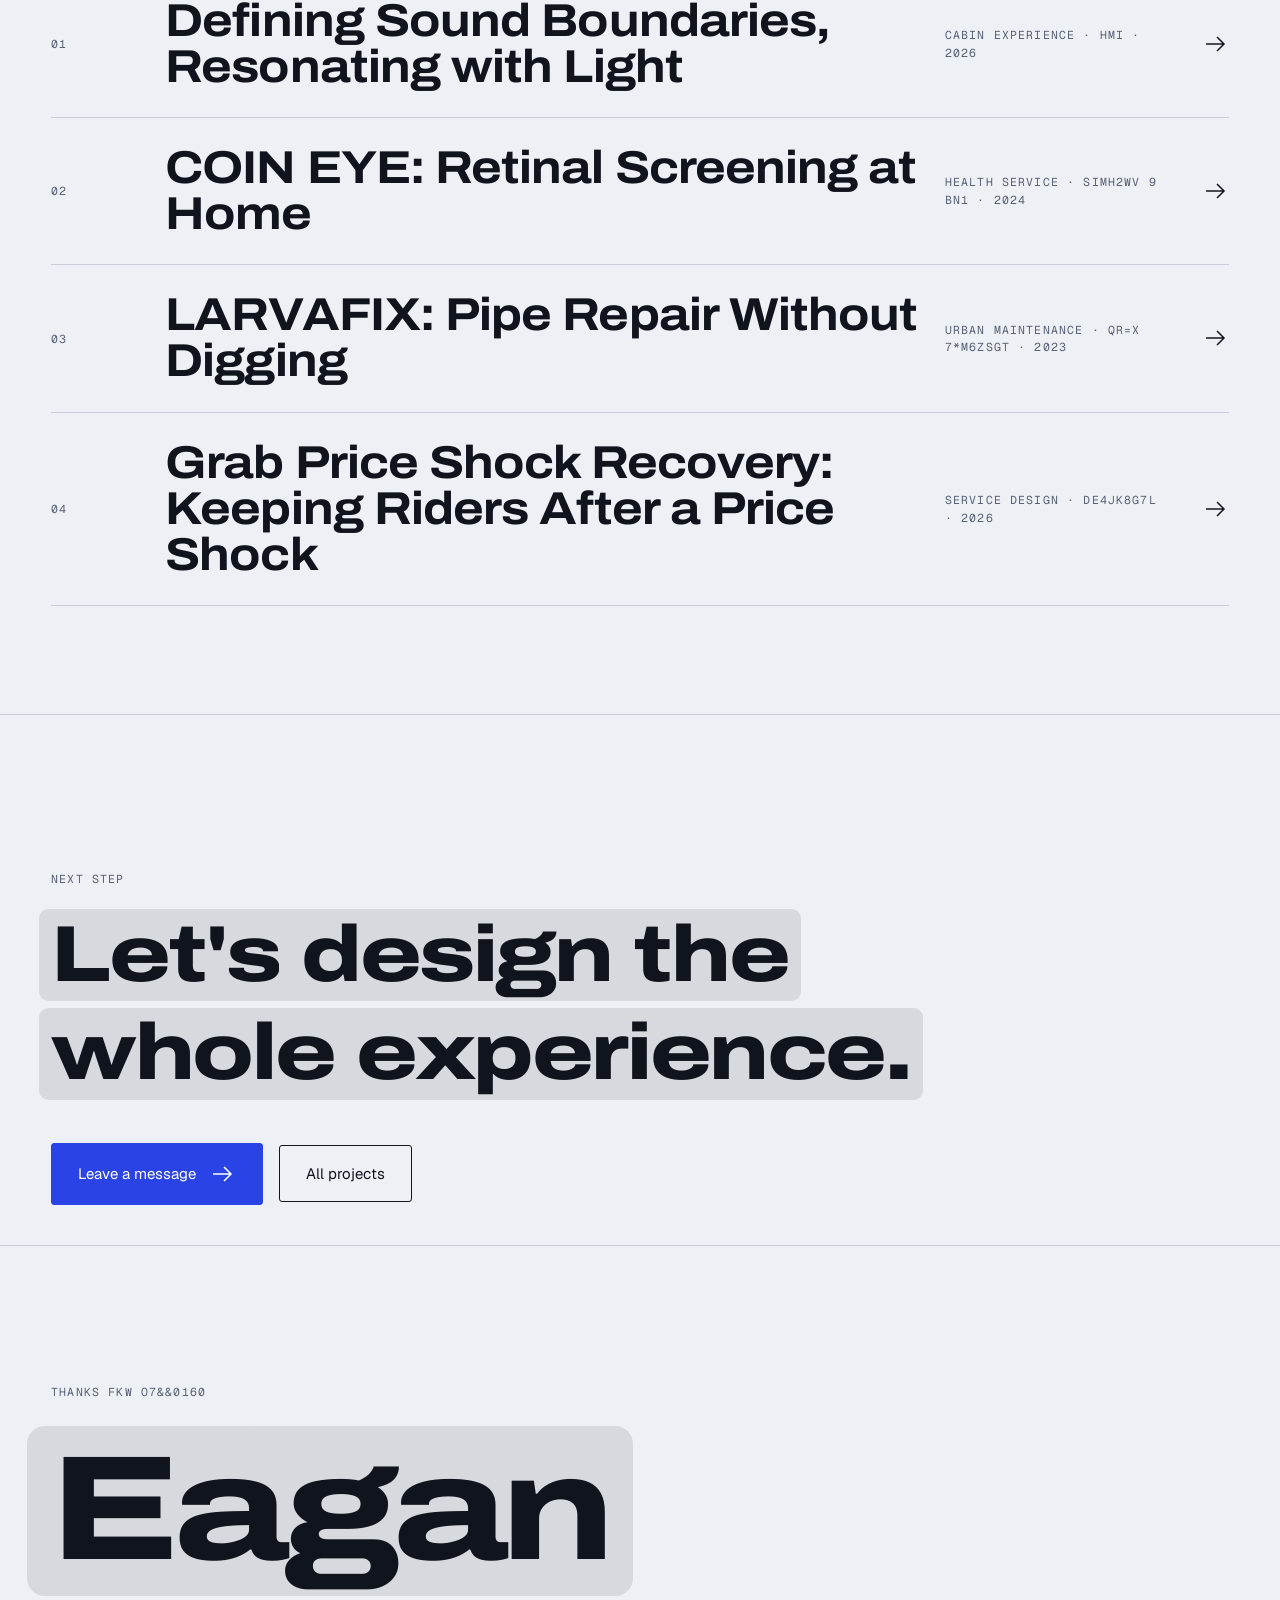
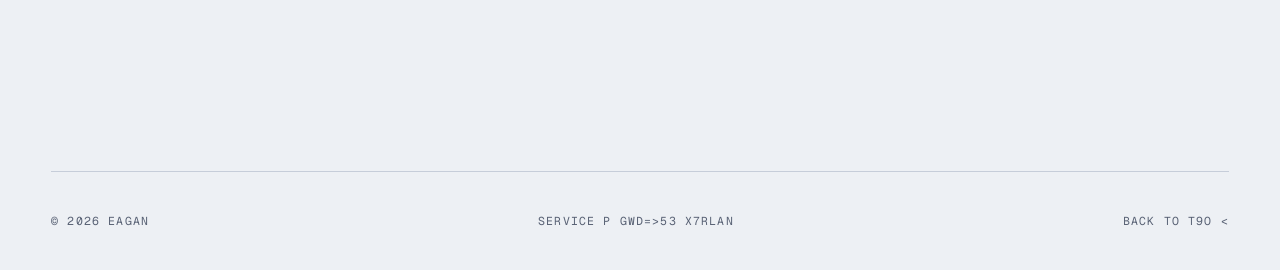
<file: work.html>
<!doctype html>
<html lang="en">
<head>
<meta charset="utf-8">
<meta name="viewport" content="width=device-width, initial-scale=1, viewport-fit=cover">
<title>Projects · Eagan</title>
<meta name="claude:viewport-fit-sides" content="cover">
<meta name="description" content="Four main projects by Eagan.">
<link rel="preconnect" href="https://fonts.googleapis.com">
<link rel="preconnect" href="https://fonts.gstatic.com" crossorigin>
<link rel="preload" href="assets/fonts/geist-latin.woff2" as="font" type="font/woff2" crossorigin>
<link rel="preload" href="assets/fonts/archivo-latin.woff2" as="font" type="font/woff2" crossorigin>
<link rel="stylesheet" href="https://fonts.googleapis.com/css2?family=Noto+Sans+SC:wght@300;400;500;700&display=swap">
<link rel="stylesheet" href="assets/site.css">
<script>(function(){var d=document.documentElement,l;d.classList.add("js");try{l=localStorage.getItem("lang")}catch(e){}if(l!=="zh"&&l!=="en")l=/^zh/i.test(navigator.language||"")?"zh":"en";d.setAttribute("data-lang",l);d.lang=l==="zh"?"zh-CN":"en"})()</script>
</head>
<body>
<div class="curtain" aria-hidden="true"><span>Projects</span></div>
<div class="progress" aria-hidden="true"></div>
<div class="cursor" aria-hidden="true"><div class="ring"><span>View</span></div><i class="xy"></i></div>
<header class="site-head">
  <div class="wrap">
    <a class="brand" href="index.html" data-label="Eagan">Eagan <span class="cjk">黄一罡（思衡）</span></a>
    <div class="head-right">
      <nav class="nav" aria-label="Main"><a href="work.html" aria-current="page" data-label="Projects"><span class="roll"><span class="en" data-text="Projects">Projects</span><span class="zh" data-text="作品">作品</span></span></a><a href="art.html" data-label="Art"><span class="roll"><span class="en" data-text="Art">Art</span><span class="zh" data-text="艺术创作">艺术创作</span></span></a><a href="experience.html" data-label="Experience"><span class="roll"><span class="en" data-text="Experience">Experience</span><span class="zh" data-text="经历">经历</span></span></a><a href="index.html#contact" data-label="Contact"><span class="roll"><span class="en" data-text="Contact">Contact</span><span class="zh" data-text="联系">联系</span></span></a></nav>
      <button class="lang-btn" type="button" data-lang-toggle aria-label="Switch language / 切换语言"><span data-l="zh">中</span><i>/</i><span data-l="en">EN</span></button>
    </div>
  </div>
</header>
<main>
<section class="page-hero" id="top"><div class="wrap">
  <p class="mono muted" data-reveal="fade"><span class="en">Projects · 2023 – 2026</span><span class="zh" lang="zh-CN">作品 · 2023 – 2026</span></p>
  <h1 class="display h-xl hd" data-split><span class="hl"><span class="en">Four projects, from research to the real world</span><span class="zh" lang="zh-CN">四个项目，从研究走进真实世界</span></span></h1>
</div></section>
<section class="section xp-sec xp-tall" style="padding-top:0"><div class="wrap">
  <div class="xp" data-xp><article class="xp-panel is-active" data-cursor="View" data-label="Sound &amp; Light Cockpit">
  <button class="xp-hit" type="button" aria-expanded="true" aria-controls="xp-cockpit"><span class="en">Show </span><span class="zh" lang="zh-CN">展开 </span>Sound &amp; Light Cockpit</button>
  <div class="xp-top mono"><i></i><b>01</b><span class="xp-state"><span class="en">Structure</span><span class="zh" lang="zh-CN">结构线稿</span></span><span class="xp-state xp-state-on"><span class="en">Object</span><span class="zh" lang="zh-CN">实物</span></span></div>
  <div class="xp-stage" aria-hidden="true"><div class="xp-float">
    <img class="xp-line" src="assets/img/cockpit/line.webp" alt="" loading="lazy" decoding="async">
    <img class="xp-obj" src="assets/img/cockpit/obj.webp" alt="" loading="lazy" decoding="async">
  </div></div>
  <div class="xp-foot">
    <p class="xp-meta mono"><span class="en">Cabin experience · HMI</span><span class="zh" lang="zh-CN">座舱体验 · HMI</span><span>2026</span></p>
    <h3 class="display xp-name"><span class="en">Sound &amp; Light Cockpit</span><span class="zh" lang="zh-CN">声光座舱</span></h3>
    <div class="xp-more" id="xp-cockpit"><div class="xp-more-in">
      <p class="xp-title"><span class="en">Defining Sound Boundaries, Resonating with Light</span><span class="zh" lang="zh-CN">定义声音边界，与光共振</span></p>
      <p class="xp-sum"><span class="en">Bone conduction and directional sound give the driver and each passenger their own &quot;sensory bubble&quot;, while sound is turned into flowing light, so music and safety alerts share one calm language.</span><span class="zh" lang="zh-CN">用骨传导和定向声技术，为驾驶员和每位乘客各自营造一个「感官气泡」；同时把声音转化为流动的光，让音乐和安全提示使用同一种平静的语言。</span></p>
      <a class="xp-go mono" href="project-cockpit.html" data-label="Sound &amp; Light Cockpit"><span class="en">View project</span><span class="zh" lang="zh-CN">查看项目</span> <svg width="28" height="28" viewBox="0 0 28 28" aria-hidden="true"><path d="M5 14h18M16 7l7 7-7 7" fill="none" stroke="currentColor" stroke-width="1.5"/></svg></a>
    </div></div>
  </div>
</article><article class="xp-panel" data-cursor="View" data-label="COIN EYE">
  <button class="xp-hit" type="button" aria-expanded="false" aria-controls="xp-coin-eye"><span class="en">Show </span><span class="zh" lang="zh-CN">展开 </span>COIN EYE</button>
  <div class="xp-top mono"><i></i><b>02</b><span class="xp-state"><span class="en">Structure</span><span class="zh" lang="zh-CN">结构线稿</span></span><span class="xp-state xp-state-on"><span class="en">Object</span><span class="zh" lang="zh-CN">实物</span></span></div>
  <div class="xp-stage" aria-hidden="true"><div class="xp-float">
    <img class="xp-line" src="assets/img/coin-eye/line.webp" alt="" loading="lazy" decoding="async">
    <img class="xp-obj" src="assets/img/coin-eye/obj.webp" alt="" loading="lazy" decoding="async">
  </div></div>
  <div class="xp-foot">
    <p class="xp-meta mono"><span class="en">Health service · Product &amp; app</span><span class="zh" lang="zh-CN">健康服务 · 产品与 App</span><span>2024</span></p>
    <h3 class="display xp-name"><span class="en">COIN EYE</span><span class="zh" lang="zh-CN">COIN EYE</span></h3>
    <div class="xp-more" id="xp-coin-eye"><div class="xp-more-in">
      <p class="xp-title"><span class="en">COIN EYE: Retinal Screening at Home</span><span class="zh" lang="zh-CN">COIN EYE：居家视网膜筛查</span></p>
      <p class="xp-sum"><span class="en">A phone clip and app that reconstruct a spherical fundus image from a smartphone video, so people with diabetes can check their retinas at home without bulky equipment or pupil dilation.</span><span class="zh" lang="zh-CN">一个手机夹具加一款 App：用手机视频重建球面眼底图像，让糖尿病患者不用大型设备、不用散瞳，在家就能检查视网膜。</span></p>
      <a class="xp-go mono" href="project-coin-eye.html" data-label="COIN EYE"><span class="en">View project</span><span class="zh" lang="zh-CN">查看项目</span> <svg width="28" height="28" viewBox="0 0 28 28" aria-hidden="true"><path d="M5 14h18M16 7l7 7-7 7" fill="none" stroke="currentColor" stroke-width="1.5"/></svg></a>
    </div></div>
  </div>
</article><article class="xp-panel" data-cursor="View" data-label="LARVAFIX">
  <button class="xp-hit" type="button" aria-expanded="false" aria-controls="xp-larvafix"><span class="en">Show </span><span class="zh" lang="zh-CN">展开 </span>LARVAFIX</button>
  <div class="xp-top mono"><i></i><b>03</b><span class="xp-state"><span class="en">Structure</span><span class="zh" lang="zh-CN">结构线稿</span></span><span class="xp-state xp-state-on"><span class="en">Object</span><span class="zh" lang="zh-CN">实物</span></span></div>
  <div class="xp-stage" aria-hidden="true"><div class="xp-float">
    <img class="xp-line" src="assets/img/larvafix/line.webp" alt="" loading="lazy" decoding="async">
    <img class="xp-obj" src="assets/img/larvafix/obj.webp" alt="" loading="lazy" decoding="async">
  </div></div>
  <div class="xp-foot">
    <p class="xp-meta mono"><span class="en">Urban maintenance · Soft robotics</span><span class="zh" lang="zh-CN">城市维护 · 软体机器人</span><span>2023</span></p>
    <h3 class="display xp-name"><span class="en">LARVAFIX</span><span class="zh" lang="zh-CN">LARVAFIX</span></h3>
    <div class="xp-more" id="xp-larvafix"><div class="xp-more-in">
      <p class="xp-title"><span class="en">LARVAFIX: Pipe Repair Without Digging</span><span class="zh" lang="zh-CN">LARVAFIX：不开挖的管道修复</span></p>
      <p class="xp-sum"><span class="en">A soft robot that repairs bent city pipes from the inside, modelled on how shipworms tunnel, together with the system and service around it, so streets don&#x27;t have to be dug up.</span><span class="zh" lang="zh-CN">一个从内部修复城市弯管的软体机器人，模仿船蛆钻洞的方式；同时设计了围绕它的系统与服务，让修管道不再需要开挖马路。</span></p>
      <a class="xp-go mono" href="project-larvafix.html" data-label="LARVAFIX"><span class="en">View project</span><span class="zh" lang="zh-CN">查看项目</span> <svg width="28" height="28" viewBox="0 0 28 28" aria-hidden="true"><path d="M5 14h18M16 7l7 7-7 7" fill="none" stroke="currentColor" stroke-width="1.5"/></svg></a>
    </div></div>
  </div>
</article><article class="xp-panel" data-cursor="View" data-label="Grab Price Shock Recovery">
  <button class="xp-hit" type="button" aria-expanded="false" aria-controls="xp-grab"><span class="en">Show </span><span class="zh" lang="zh-CN">展开 </span>Grab Price Shock Recovery</button>
  <div class="xp-top mono"><i></i><b>04</b><span class="xp-state"><span class="en">Structure</span><span class="zh" lang="zh-CN">结构线稿</span></span><span class="xp-state xp-state-on"><span class="en">Object</span><span class="zh" lang="zh-CN">实物</span></span></div>
  <div class="xp-stage" aria-hidden="true"><div class="xp-float">
    <img class="xp-line" src="assets/img/grab/line.webp" alt="" loading="lazy" decoding="async">
    <img class="xp-obj" src="assets/img/grab/obj.webp" alt="" loading="lazy" decoding="async">
  </div></div>
  <div class="xp-foot">
    <p class="xp-meta mono"><span class="en">Service design · Retention</span><span class="zh" lang="zh-CN">服务设计 · 用户留存</span><span>2026</span></p>
    <h3 class="display xp-name"><span class="en">Price Shock Recovery</span><span class="zh" lang="zh-CN">价格冲击补救</span></h3>
    <div class="xp-more" id="xp-grab"><div class="xp-more-in">
      <p class="xp-title"><span class="en">Grab Price Shock Recovery: Keeping Riders After a Price Shock</span><span class="zh" lang="zh-CN">Grab 价格冲击补救：糟糕的计价之后，留住乘客</span></p>
      <p class="xp-sum"><span class="en">Churn often starts with one bad fare. The service steps in at three moments and spends only on riders a remedy brings back: about RM24 per extra rider kept, against RM50 for blanket discounts.</span><span class="zh" lang="zh-CN">乘客流失往往始于一次糟糕的计价。服务在三个时刻介入，只为补救能带回来的人花钱：每多留住一位乘客约 RM24，全员发券要 RM50。</span></p>
      <a class="xp-go mono" href="project-grab.html" data-label="Grab Price Shock Recovery"><span class="en">View project</span><span class="zh" lang="zh-CN">查看项目</span> <svg width="28" height="28" viewBox="0 0 28 28" aria-hidden="true"><path d="M5 14h18M16 7l7 7-7 7" fill="none" stroke="currentColor" stroke-width="1.5"/></svg></a>
    </div></div>
  </div>
</article></div>
</div></section>
<section class="section" style="padding-top:0"><div class="wrap">
  <div class="sec-head"><h2 class="display h-l hd" data-split><span class="hl"><span class="en">Index</span><span class="zh" lang="zh-CN">作品索引</span></span></h2><span class="mono muted" data-reveal><span class="en">4 projects · 2023 – 2026</span><span class="zh" lang="zh-CN">4 个项目 · 2023 – 2026</span></span></div>
  <div class="wlist"><a class="wrow" href="project-cockpit.html" data-cursor="View" data-label="Sound &amp; Light Cockpit" data-reveal>
  <span class="mono muted">01</span><span class="ttl"><span class="en">Defining Sound Boundaries, Resonating with Light</span><span class="zh" lang="zh-CN">定义声音边界，与光共振</span></span><span class="fld mono muted"><span class="en">Cabin experience · HMI</span><span class="zh" lang="zh-CN">座舱体验 · HMI</span> · 2026</span><span class="arr"><svg width="28" height="28" viewBox="0 0 28 28" aria-hidden="true"><path d="M5 14h18M16 7l7 7-7 7" fill="none" stroke="currentColor" stroke-width="1.5"/></svg></span>
</a><a class="wrow" href="project-coin-eye.html" data-cursor="View" data-label="COIN EYE" data-reveal>
  <span class="mono muted">02</span><span class="ttl"><span class="en">COIN EYE: Retinal Screening at Home</span><span class="zh" lang="zh-CN">COIN EYE：居家视网膜筛查</span></span><span class="fld mono muted"><span class="en">Health service · Product &amp; app</span><span class="zh" lang="zh-CN">健康服务 · 产品与 App</span> · 2024</span><span class="arr"><svg width="28" height="28" viewBox="0 0 28 28" aria-hidden="true"><path d="M5 14h18M16 7l7 7-7 7" fill="none" stroke="currentColor" stroke-width="1.5"/></svg></span>
</a><a class="wrow" href="project-larvafix.html" data-cursor="View" data-label="LARVAFIX" data-reveal>
  <span class="mono muted">03</span><span class="ttl"><span class="en">LARVAFIX: Pipe Repair Without Digging</span><span class="zh" lang="zh-CN">LARVAFIX：不开挖的管道修复</span></span><span class="fld mono muted"><span class="en">Urban maintenance · Soft robotics</span><span class="zh" lang="zh-CN">城市维护 · 软体机器人</span> · 2023</span><span class="arr"><svg width="28" height="28" viewBox="0 0 28 28" aria-hidden="true"><path d="M5 14h18M16 7l7 7-7 7" fill="none" stroke="currentColor" stroke-width="1.5"/></svg></span>
</a><a class="wrow" href="project-grab.html" data-cursor="View" data-label="Grab Price Shock Recovery" data-reveal>
  <span class="mono muted">04</span><span class="ttl"><span class="en">Grab Price Shock Recovery: Keeping Riders After a Price Shock</span><span class="zh" lang="zh-CN">Grab 价格冲击补救：糟糕的计价之后，留住乘客</span></span><span class="fld mono muted"><span class="en">Service design · Retention</span><span class="zh" lang="zh-CN">服务设计 · 用户留存</span> · 2026</span><span class="arr"><svg width="28" height="28" viewBox="0 0 28 28" aria-hidden="true"><path d="M5 14h18M16 7l7 7-7 7" fill="none" stroke="currentColor" stroke-width="1.5"/></svg></span>
</a></div>
</div></section>
<section class="cta"><div class="wrap">
  <p class="mono muted" data-reveal><span class="en">Next step</span><span class="zh" lang="zh-CN">下一步</span></p>
  <h2 class="display h-xl hd" data-split><span class="hl"><span class="en">Let&#x27;s design the whole experience.</span><span class="zh" lang="zh-CN">一起设计完整的体验。</span></span></h2>
  <div class="cta-row" data-reveal>
    <a class="btn accent" href="index.html#contact" data-magnetic data-label="Contact"><span class="en">Leave a message</span><span class="zh" lang="zh-CN">给我留言</span> <svg width="28" height="28" viewBox="0 0 28 28" aria-hidden="true"><path d="M5 14h18M16 7l7 7-7 7" fill="none" stroke="currentColor" stroke-width="1.5"/></svg></a>
    <a class="btn" href="work.html" data-magnetic data-label="Projects"><span class="en">All projects</span><span class="zh" lang="zh-CN">全部作品</span></a>
  </div>
</div></section>
<section class="field-host end-band" aria-label="Eagan">
  <canvas class="field" data-lines="18" aria-hidden="true"></canvas>
  <div class="wrap">
    <p class="mono muted" data-reveal="fade"><span class="en">Thanks for visiting</span><span class="zh" lang="zh-CN">感谢浏览</span></p>
    <div class="hero-name end-name"><p class="display h-xxl hd" data-split data-vf><span class="hl">Eagan</span></p></div>
  </div>
</section>
</main>
<footer class="wrap">
  <div class="foot mono">
    <span>© 2026 Eagan</span>
    <span><span class="en">Service &amp; product design</span><span class="zh" lang="zh-CN">服务设计 · 产品设计</span></span>
    <a href="#top" data-label="Top"><span class="en">Back to top ↑</span><span class="zh" lang="zh-CN">回到顶部 ↑</span></a>
  </div>
</footer>
<script src="assets/site.js"></script>
</body>
</html>
</file>
<file: assets/site.css>
/* Layout concept: a designer's lab log. Wide editorial type, a 12-column grid,
   mono spec labels that carry real metadata (role, dates, field, tools),
   instrument-panel details (status bar, frame brackets, decoding labels). */
@font-face { font-family: "Geist"; font-style: normal; font-weight: 100 900; font-display: swap;
  src: url(fonts/geist-latin.woff2) format("woff2");
  unicode-range: U+0000-00FF, U+0131, U+0152-0153, U+02BB-02BC, U+02C6, U+02DA, U+02DC, U+0304, U+0308, U+0329, U+2000-206F, U+20AC, U+2122, U+2191, U+2193, U+2212, U+2215, U+FEFF, U+FFFD; }
@font-face { font-family: "Geist"; font-style: normal; font-weight: 100 900; font-display: swap;
  src: url(fonts/geist-latin-ext.woff2) format("woff2");
  unicode-range: U+0100-02BA, U+02BD-02C5, U+02C7-02CC, U+02CE-02D7, U+02DD-02FF, U+1E00-1E9F, U+20A0-20AB, U+20AD-20C4, U+2113, U+2C60-2C7F, U+A720-A7FF; }
@font-face { font-family: "Geist Mono"; font-style: normal; font-weight: 100 900; font-display: swap;
  src: url(fonts/geistmono-latin.woff2) format("woff2");
  unicode-range: U+0000-00FF, U+0131, U+0152-0153, U+02BB-02BC, U+02C6, U+02DA, U+02DC, U+0304, U+0308, U+0329, U+2000-206F, U+20AC, U+2122, U+2191, U+2193, U+2212, U+2215, U+FEFF, U+FFFD; }
@font-face { font-family: "Geist Mono"; font-style: normal; font-weight: 100 900; font-display: swap;
  src: url(fonts/geistmono-latin-ext.woff2) format("woff2");
  unicode-range: U+0100-02BA, U+02BD-02C5, U+02C7-02CC, U+02CE-02D7, U+02DD-02FF, U+1E00-1E9F, U+20A0-20AB, U+20AD-20C4, U+2113, U+2C60-2C7F, U+A720-A7FF; }
@font-face { font-family: "Archivo"; font-style: normal; font-weight: 100 900; font-stretch: 62% 125%; font-display: swap;
  src: url(fonts/archivo-latin.woff2) format("woff2");
  unicode-range: U+0000-00FF, U+0131, U+0152-0153, U+02BB-02BC, U+02C6, U+02DA, U+02DC, U+0304, U+0308, U+0329, U+2000-206F, U+20AC, U+2122, U+2191, U+2193, U+2212, U+2215, U+FEFF, U+FFFD; }
@font-face { font-family: "Archivo"; font-style: normal; font-weight: 100 900; font-stretch: 62% 125%; font-display: swap;
  src: url(fonts/archivo-latin-ext.woff2) format("woff2");
  unicode-range: U+0100-02BA, U+02BD-02C5, U+02C7-02CC, U+02CE-02D7, U+02DD-02FF, U+1E00-1E9F, U+20A0-20AB, U+20AD-20C4, U+2113, U+2C60-2C7F, U+A720-A7FF; }
:root {
  --bg: #edf0f4;
  --surface: #e2e7ee;
  --plate: #d9e0ea;
  --ink: #10141d;
  --muted: #586174;
  --line: #c6cdd9;
  --accent: #2a43e6;
  --accent-ink: #ffffff;

  --f-display: "Geist", "Noto Sans SC", "PingFang SC", "Microsoft YaHei", sans-serif;
  --f-body: "Geist", "Noto Sans SC", "PingFang SC", "Microsoft YaHei", sans-serif;
  --f-mono: "Geist Mono", "Noto Sans SC", ui-monospace, "SFMono-Regular", Menlo, monospace;
  --f-cjk: "Noto Sans SC", "PingFang SC", "Microsoft YaHei", sans-serif;

  --ease: cubic-bezier(.16, 1, .3, 1);
  --ease-io: cubic-bezier(.76, 0, .24, 1);
  --gutter: clamp(16px, 4vw, 56px);
  --max: 1440px;
}
@media (prefers-color-scheme: dark) {
  :root:not([data-theme="light"]) {
    --bg: #0b0e14; --surface: #131823; --plate: #171d2a; --ink: #e8ebf1;
    --muted: #8e97a8; --line: #252c3b; --accent: #8496ff; --accent-ink: #0b0e14;
    color-scheme: dark;
  }
}
:root[data-theme="dark"] {
  --bg: #0b0e14; --surface: #131823; --plate: #171d2a; --ink: #e8ebf1;
  --muted: #8e97a8; --line: #252c3b; --accent: #8496ff; --accent-ink: #0b0e14;
  color-scheme: dark;
}

*, *::before, *::after { box-sizing: border-box; }
[hidden] { display: none !important; }
html { -webkit-text-size-adjust: 100%; }
body {
  margin: 0;
  background: var(--bg);
  color: var(--ink);
  font-family: var(--f-body);
  font-size: 17px;
  line-height: 1.55;
  -webkit-font-smoothing: antialiased;
  overflow-x: hidden;
}
body::before {
  content: ""; position: fixed; inset: 0 0 auto; height: env(safe-area-inset-top, 0px);
  z-index: 60; background: var(--bg);
}
img, svg { max-width: 100%; display: block; }
a { color: inherit; text-decoration: none; }
a:focus-visible, button:focus-visible { outline: 2px solid var(--accent); outline-offset: 4px; border-radius: 2px; }
::selection { background: var(--accent); color: var(--accent-ink); }
button { font: inherit; color: inherit; background: none; border: 0; cursor: pointer; padding: 0; }

.wrap {
  max-width: var(--max);
  margin-inline: auto;
  padding-left: max(var(--gutter), env(safe-area-inset-left, 0px));
  padding-right: max(var(--gutter), env(safe-area-inset-right, 0px));
}

/* ---------- type ---------- */
.mono { font-family: var(--f-mono); font-size: 12px; letter-spacing: .08em; text-transform: uppercase; }
.muted { color: var(--muted); }
.display {
  font-family: var(--f-display);
  font-weight: 600;
  letter-spacing: -.035em;
  line-height: .92;
  text-wrap: balance;
  margin: 0;
}
.h-xxl { font-size: clamp(64px, 15.5vw, 240px); }
.h-xl { font-size: clamp(48px, 9vw, 140px); }
.h-l { font-size: clamp(36px, 5.6vw, 84px); }
.h-m { font-size: clamp(28px, 3.4vw, 48px); line-height: 1.02; }
.h-s { font-size: clamp(20px, 1.8vw, 26px); line-height: 1.15; letter-spacing: -.02em; }
.lede { font-size: clamp(19px, 1.8vw, 24px); line-height: 1.45; max-width: 34ch; text-wrap: pretty; }
.prose { max-width: 62ch; }
.prose p { margin: 0 0 1em; }
.prose ul { margin: 0; padding: 0; list-style: none; display: grid; gap: 14px; }
.prose li { padding-left: 22px; position: relative; }
.prose li::before { content: ""; position: absolute; left: 0; top: .72em; width: 10px; height: 1px; background: var(--accent); }

/* ---------- header ---------- */
.site-head {
  position: fixed; z-index: 50; left: 0; right: 0; top: env(safe-area-inset-top, 0px);
  transition: transform .6s var(--ease), background-color .4s;
}
.site-head.is-hidden { transform: translateY(-110%); }
.site-head.is-solid { background: color-mix(in oklab, var(--bg) 86%, transparent); backdrop-filter: blur(14px); -webkit-backdrop-filter: blur(14px); }
.site-head .wrap { display: flex; align-items: center; justify-content: space-between; gap: 16px; padding-block: 18px; }
.brand { display: flex; align-items: baseline; gap: 10px; font-family: var(--f-display); font-weight: 700; font-size: 18px; letter-spacing: -.02em; }
.brand .cjk { font-family: var(--f-cjk); font-weight: 600; font-size: 15px; color: var(--muted); letter-spacing: .1em; }
.nav { display: flex; gap: clamp(14px, 3vw, 36px); }
.nav a { position: relative; font-size: 15px; line-height: 1.5; padding-block: 0; overflow: hidden; display: inline-block; }
.nav a .roll { display: block; transition: transform .5s var(--ease); }
.nav a .roll > span { position: relative; }
.nav a .roll > span::after { content: attr(data-text); position: absolute; left: 0; top: 100%; color: var(--accent); white-space: nowrap; }
.nav a:hover .roll { transform: translateY(-100%); }
.nav a[aria-current="page"]::before { content: ""; position: absolute; left: 0; right: 0; bottom: 0; height: 1px; background: var(--ink); }

/* ---------- page transition curtain ---------- */
.curtain {
  position: fixed; inset: 0; z-index: 100; background: var(--ink); color: var(--bg);
  display: grid; place-items: center; pointer-events: none;
  /* the wipe always travels downward: it covers the old page from the top, then
     uncovers the new page from the top, so reading starts at the top and goes down */
  transform-origin: 50% 100%;
  animation: curtain-out 1s var(--ease-io) .08s both;
}
.curtain span { font-family: var(--f-mono); font-size: 12px; letter-spacing: .14em; text-transform: uppercase; animation: fade-out .4s ease .25s both; }
@keyframes curtain-out { from { transform: scaleY(1); } to { transform: scaleY(0); } }
@keyframes fade-out { to { opacity: 0; } }
.curtain.is-leaving { animation: curtain-in .7s var(--ease-io) both; transform-origin: 50% 0%; }
.curtain.is-leaving span { animation: fade-in .3s ease .35s both; }
@keyframes curtain-in { from { transform: scaleY(0); } to { transform: scaleY(1); } }
@keyframes fade-in { from { opacity: 0; } to { opacity: 1; } }

/* progress bar */
.progress { position: fixed; z-index: 55; left: 0; top: env(safe-area-inset-top, 0px); height: 2px; width: 100%; background: var(--accent); transform-origin: 0 50%; transform: scaleX(0); }

/* ---------- cursor ---------- */
.cursor { position: fixed; z-index: 90; left: 0; top: 0; pointer-events: none; display: none; }
@media (hover: hover) and (pointer: fine) { .cursor { display: block; } }
.cursor .ring {
  width: 36px; height: 36px; margin: -18px 0 0 -18px; border-radius: 50%;
  border: 1px solid var(--ink); display: grid; place-items: center;
  transition: width .45s var(--ease), height .45s var(--ease), margin .45s var(--ease), background-color .3s, border-color .3s;
}
.cursor .ring span { font-family: var(--f-mono); font-size: 11px; letter-spacing: .1em; text-transform: uppercase; color: var(--accent-ink); opacity: 0; transition: opacity .25s; }
.cursor.is-link .ring { width: 56px; height: 56px; margin: -28px 0 0 -28px; border-color: var(--accent); }
.cursor.is-view .ring { width: 92px; height: 92px; margin: -46px 0 0 -46px; background: var(--accent); border-color: var(--accent); }
.cursor.is-view .ring span { opacity: 1; }

/* ---------- motion primitives ---------- */
.split .w { display: inline-block; overflow: hidden; vertical-align: top; padding-bottom: .06em; margin-bottom: -.06em; }
.split .wi { display: inline-block; }
.js .split:not(.is-in) .wi { transform: translateY(105%); }
.js .split .wi { transition: transform 1.15s var(--ease); transition-delay: calc(var(--i, 0) * 45ms + var(--d, 0ms)); }

.js [data-reveal] { transition: opacity 1s var(--ease), transform 1.1s var(--ease); transition-delay: var(--d, 0ms); }
.js [data-reveal]:not(.is-in) { opacity: 0; transform: translateY(44px); }
.js [data-reveal="fade"]:not(.is-in) { transform: none; }
.js [data-reveal="clip"] { transition: clip-path 1.3s var(--ease-io); }
.js [data-reveal="clip"]:not(.is-in) { opacity: 1; transform: none; clip-path: inset(100% 0 0 0); }
.js [data-reveal="clip"].is-in { clip-path: inset(0 0 0 0); }

.scrub .sw { transition: opacity .2s linear; }

/* magnetic */
[data-magnetic] { display: inline-flex; will-change: transform; }

/* ---------- plates (image placeholders) ---------- */
.plate {
  position: relative; margin: 0; overflow: hidden; border-radius: 4px;
  background: color-mix(in oklab, var(--accent) var(--tint, 8%), var(--plate));
  color: color-mix(in oklab, var(--accent) 55%, var(--ink));
  aspect-ratio: 4 / 3; max-width: 100%;
}
.plate.wide { aspect-ratio: 16 / 9; }
.plate.tall { aspect-ratio: 4 / 5; }
.plate .grid-bg {
  position: absolute; inset: 0; opacity: .5;
  background-image: linear-gradient(var(--line) 1px, transparent 1px), linear-gradient(90deg, var(--line) 1px, transparent 1px);
  background-size: 32px 32px; background-position: -1px -1px;
}
.plate .motif { position: absolute; inset: 8% 10%; width: 80%; height: 84%; }
.plate .motif-in { width: 100%; height: 100%; transform-origin: center; transition: transform 1.4s var(--ease); }
.plate figcaption {
  position: absolute; left: 14px; right: 14px; bottom: 12px; display: flex; justify-content: space-between; gap: 12px;
  font-family: var(--f-mono); font-size: 10.5px; letter-spacing: .1em; text-transform: uppercase; color: var(--muted);
}
.plate .tag { background: var(--bg); color: var(--ink); padding: 3px 7px; border-radius: 2px; }
.parallax-box { overflow: hidden; border-radius: 4px; }
.parallax-box .plate { border-radius: 0; }
.plx { position: absolute; inset: 0; transform: scale(1.12); will-change: transform; }

/* motif strokes */
.motif-in * { vector-effect: non-scaling-stroke; }
.spin-slow { transform-box: fill-box; transform-origin: center; animation: spin 40s linear infinite; }
.pulse { animation: pulse 3.2s var(--ease) infinite; transform-box: fill-box; transform-origin: center; }
.drift { animation: drift 6s ease-in-out infinite alternate; }
@keyframes spin { to { transform: rotate(360deg); } }
@keyframes pulse { 0% { opacity: .9; transform: scale(.6); } 100% { opacity: 0; transform: scale(1.5); } }
@keyframes drift { from { transform: translateX(-3%); } to { transform: translateX(3%); } }

/* ---------- home: hero ---------- */
.hero { position: relative; padding-top: clamp(110px, 16vh, 170px); padding-bottom: clamp(40px, 7vh, 80px); overflow: hidden; }
.field-host { position: relative; overflow: hidden; }
.field-host > .wrap { position: relative; }
canvas.field, .hero canvas { position: absolute; inset: 0; width: 100%; height: 100%; pointer-events: none; }
.hero .wrap { position: relative; }
.hero-top { display: flex; justify-content: space-between; gap: 16px; flex-wrap: wrap; margin-bottom: clamp(24px, 4vh, 48px); }
.hero-name { position: relative; display: flex; align-items: flex-start; gap: clamp(12px, 2vw, 28px); }
.hero-name h1 { flex: 1; min-width: 0; }
.hero-name .cjk-v {
  writing-mode: vertical-rl; font-family: var(--f-cjk); font-weight: 600; font-size: clamp(22px, 3vw, 44px);
  letter-spacing: .3em; color: var(--accent); padding-top: .4em;
}
.hero-foot { display: grid; grid-template-columns: repeat(12, minmax(0, 1fr)); gap: 24px; margin-top: clamp(32px, 6vh, 72px); align-items: end; }
.hero-foot .lede { grid-column: 1 / span 6; }
.hero-foot .facts { grid-column: 8 / span 5; display: grid; grid-template-columns: repeat(2, minmax(0, 1fr)); gap: 18px 24px; }
.fact .mono { display: block; color: var(--muted); margin-bottom: 4px; }
.fact b { font-family: var(--f-display); font-weight: 600; font-size: 22px; letter-spacing: -.02em; font-variant-numeric: tabular-nums; }
.scroll-cue { display: inline-flex; align-items: center; gap: 10px; margin-top: 40px; color: var(--muted); }
.scroll-cue i { width: 1px; height: 36px; background: var(--line); position: relative; overflow: hidden; }
.scroll-cue i::after { content: ""; position: absolute; left: 0; top: -40%; width: 1px; height: 40%; background: var(--ink); animation: cue 2s var(--ease-io) infinite; }
@keyframes cue { to { top: 100%; } }

/* marquee */
.marquee { border-block: 1px solid var(--line); overflow: hidden; padding-block: 18px; white-space: nowrap; }
.marquee-track { display: inline-flex; gap: 40px; will-change: transform; }
.marquee-track span { font-family: var(--f-display); font-size: clamp(26px, 3.4vw, 46px); font-weight: 500; letter-spacing: -.02em; display: inline-flex; align-items: center; gap: 40px; }
.marquee-track span::after { content: ""; width: 10px; height: 10px; border-radius: 50%; background: var(--accent); }

/* sections */
.section { padding-block: clamp(72px, 12vh, 150px); }
.sec-head { display: flex; justify-content: space-between; align-items: end; gap: 24px; flex-wrap: wrap; margin-bottom: clamp(32px, 5vh, 60px); }

/* work list (home) */
.wlist { border-top: 1px solid var(--ink); }
.wrow {
  display: grid; grid-template-columns: 90px minmax(0, 1fr) minmax(0, 220px) 40px; gap: 24px; align-items: center;
  padding-block: clamp(20px, 3vh, 34px); border-bottom: 1px solid var(--line); position: relative;
}
.wrow::before { content: ""; position: absolute; inset: 0; background: var(--surface); transform: scaleY(0); transform-origin: bottom; transition: transform .6s var(--ease); z-index: -1; }
.wrow:hover::before { transform: scaleY(1); }
.wrow .ttl { font-family: var(--f-display); font-weight: 600; font-size: clamp(26px, 3.6vw, 52px); letter-spacing: -.03em; line-height: 1; transition: transform .6s var(--ease), color .3s; }
.wrow:hover .ttl { transform: translateX(18px); color: var(--accent); }
.wrow .arr { justify-self: end; transition: transform .6s var(--ease); }
.wrow:hover .arr { transform: rotate(-45deg); }
.wlist { position: relative; z-index: 0; }

.hover-preview {
  position: fixed; left: 0; top: 0; z-index: 40; width: 220px; pointer-events: none;
  opacity: 0; transform: scale(.85); transition: opacity .35s, transform .5s var(--ease);
}
.hover-preview.is-on { opacity: 1; transform: scale(1); }
.hover-preview .plate { box-shadow: 0 30px 60px -20px color-mix(in oklab, var(--ink) 35%, transparent); }
@media not ((hover: hover) and (pointer: fine)) { .hover-preview { display: none; } }

/* statement */
.statement { font-family: var(--f-display); font-weight: 500; font-size: clamp(28px, 4vw, 58px); letter-spacing: -.03em; line-height: 1.08; max-width: 22ch; margin: 0; text-wrap: balance; }
.statement em { font-style: normal; color: var(--accent); }

/* buttons */
.btn {
  display: inline-flex; align-items: center; gap: 12px; padding: 16px 26px; border-radius: 999px;
  border: 1px solid var(--ink); font-size: 15px; position: relative; overflow: hidden; isolation: isolate;
}
.btn::before { content: ""; position: absolute; inset: 0; background: var(--ink); border-radius: inherit; transform: translateY(101%); transition: transform .55s var(--ease); z-index: -1; }
.btn:hover { color: var(--bg); }
.btn:hover::before { transform: translateY(0); }
.btn.accent { background: var(--accent); color: var(--accent-ink); border-color: var(--accent); }

/* footer CTA */
.cta { padding-block: clamp(90px, 16vh, 200px) 40px; border-top: 1px solid var(--line); }
.cta .display { margin-block: 18px 40px; }
.cta-row { display: flex; flex-wrap: wrap; gap: 16px; align-items: center; }
.foot { display: flex; justify-content: space-between; flex-wrap: wrap; gap: 12px; padding-block: 40px; margin-top: clamp(60px, 10vh, 120px); border-top: 1px solid var(--line); color: var(--muted); }

/* ---------- work page ---------- */
.page-hero { padding-top: clamp(130px, 20vh, 200px); padding-bottom: clamp(32px, 6vh, 64px); }
.filters { display: flex; flex-wrap: wrap; gap: 10px; margin-top: 36px; }
.chip { padding: 9px 16px; border-radius: 999px; border: 1px solid var(--line); font-size: 14px; transition: background-color .3s, color .3s, border-color .3s; }
.chip .n { font-family: var(--f-mono); font-size: 11px; color: var(--muted); margin-left: 6px; }
.chip[aria-pressed="true"] { background: var(--ink); color: var(--bg); border-color: var(--ink); }
.chip[aria-pressed="true"] .n { color: inherit; opacity: .6; }
.wgrid { display: grid; grid-template-columns: repeat(2, minmax(0, 1fr)); gap: clamp(40px, 6vh, 72px) clamp(20px, 3vw, 40px); }
.card { display: grid; gap: 16px; }
.card:nth-child(even) { margin-top: clamp(0px, 10vh, 120px); }
.card .plate-wrap { overflow: hidden; border-radius: 4px; }
.card .plate { transition: transform 1.1s var(--ease); border-radius: 0; }
.card:hover .plate { transform: scale(1.04); }
.card:hover .motif-in { transform: scale(1.08) rotate(-2deg); }
.card-meta { display: flex; justify-content: space-between; gap: 12px; color: var(--muted); }
.card h3 { margin: 0; }
.card p { margin: 0; color: var(--muted); max-width: 48ch; }
.wgrid.is-filtered .card { margin-top: 0; }

/* ---------- project page ---------- */
.p-hero { padding-top: clamp(130px, 20vh, 200px); }
.crumbs { display: flex; gap: 10px; align-items: center; margin-bottom: 28px; color: var(--muted); }
.crumbs a:hover { color: var(--accent); }
.p-hero .lede { margin-top: 32px; max-width: 46ch; }
.meta-grid { display: grid; grid-template-columns: repeat(4, minmax(0, 1fr)); gap: 24px; padding-block: 28px; margin-top: clamp(40px, 7vh, 80px); border-top: 1px solid var(--ink); }
.meta-grid div { min-width: 0; }
.meta-grid dt { margin-bottom: 6px; color: var(--muted); }
.meta-grid dd { margin: 0; font-size: 15px; line-height: 1.4; }
.cover { margin-top: clamp(16px, 3vh, 32px); }
.chapters { display: grid; gap: clamp(64px, 10vh, 120px); }
.chapter { display: grid; grid-template-columns: repeat(12, minmax(0, 1fr)); gap: 24px; }
.chapter .ch-label { grid-column: 1 / span 4; }
.chapter .ch-label .sticky { position: sticky; top: 110px; }
.chapter .ch-body { grid-column: 6 / span 7; min-width: 0; }
.chapter .ch-body .h-s { margin: 0 0 20px; }
.gallery { display: grid; grid-template-columns: repeat(12, minmax(0, 1fr)); gap: clamp(16px, 2vw, 28px); }
.gallery > :nth-child(1) { grid-column: 1 / span 7; }
.gallery > :nth-child(2) { grid-column: 8 / span 5; align-self: end; }
.highlight { display: grid; gap: 18px; padding-block: clamp(56px, 10vh, 110px); border-block: 1px solid var(--line); text-align: left; }
.highlight .display { font-weight: 500; max-width: 18ch; }
.next { display: block; padding-block: clamp(60px, 12vh, 140px); position: relative; overflow: hidden; isolation: isolate; }
.next::before { content: ""; position: absolute; inset: 0; background: var(--accent); transform: translateY(101%); transition: transform .8s var(--ease); z-index: -1; }
.next:hover::before { transform: translateY(0); }
.next:hover, .next:hover .muted { color: var(--accent-ink); }
.next .display { transition: transform .8s var(--ease); }
.next:hover .display { transform: translateX(2vw); }

/* ---------- about ---------- */
.about-top { display: grid; grid-template-columns: repeat(12, minmax(0, 1fr)); gap: 24px; align-items: end; }
.about-top .txt { grid-column: 1 / span 7; min-width: 0; }
.about-top .pic { grid-column: 9 / span 4; }
.block { display: grid; grid-template-columns: repeat(12, minmax(0, 1fr)); gap: 24px; padding-block: clamp(48px, 8vh, 96px); border-top: 1px solid var(--line); }
.block > .lab { grid-column: 1 / span 3; }
.block > .body { grid-column: 5 / span 8; min-width: 0; }
.tl { display: grid; gap: 0; }
.tl-item { display: grid; grid-template-columns: 150px minmax(0, 1fr); gap: 20px; padding-block: 22px; border-bottom: 1px solid var(--line); }
.tl-item:first-child { padding-top: 0; }
.tl-item .when { color: var(--muted); font-variant-numeric: tabular-nums; }
.tl-item h3 { margin: 0 0 4px; }
.tl-item .org { color: var(--muted); margin-bottom: 10px; }
.tl-item .prose { font-size: 16px; }
.awards { width: 100%; border-collapse: collapse; }
.awards td { padding: 14px 0; border-bottom: 1px solid var(--line); vertical-align: top; }
.awards td:last-child { text-align: right; color: var(--muted); font-family: var(--f-mono); font-size: 13px; padding-left: 16px; white-space: nowrap; font-variant-numeric: tabular-nums; }
.kit { display: grid; grid-template-columns: repeat(2, minmax(0, 1fr)); gap: 28px 32px; }
.kit h3 { margin: 0 0 10px; color: var(--muted); font-weight: 400; }
.pills { display: flex; flex-wrap: wrap; gap: 8px; }
.pills span { padding: 6px 12px; border: 1px solid var(--line); border-radius: 999px; font-size: 14px; transition: border-color .3s, color .3s; }
.pills span:hover { border-color: var(--accent); color: var(--accent); }

/* ---------- contact ---------- */
.contact { min-height: 70vh; display: grid; align-content: center; padding-top: clamp(130px, 20vh, 200px); }
.mail { font-family: var(--f-display); font-weight: 600; letter-spacing: -.04em; font-size: clamp(30px, 7.4vw, 120px); line-height: 1; word-break: break-all; margin: 28px 0 36px; display: block; }
.mail .wi { transition-duration: 1.2s; }
.copy-note { min-height: 1.5em; color: var(--accent); }
.contact-grid { display: grid; grid-template-columns: repeat(3, minmax(0, 1fr)); gap: 24px; margin-top: clamp(48px, 8vh, 96px); padding-top: 24px; border-top: 1px solid var(--ink); }
.contact-grid dt { color: var(--muted); margin-bottom: 6px; }
.contact-grid dd { margin: 0; }

/* ---------- language ---------- */
html[data-lang="zh"] .en, html:not([data-lang="zh"]) .zh, html:not([data-lang="zh"]) .zh-only { display: none !important; }
html[data-lang="zh"] .display { letter-spacing: -.01em; line-height: 1.08; }
html[data-lang="zh"] .h-xxl { letter-spacing: -.035em; line-height: .92; }
html[data-lang="zh"] .statement { line-height: 1.3; }
html[data-lang="zh"] .mono { letter-spacing: .04em; }
.head-right { display: flex; align-items: center; gap: clamp(14px, 3vw, 36px); }
.lang-btn { display: inline-flex; align-items: center; gap: 6px; padding: 6px 12px; border: 1px solid var(--line); border-radius: 999px; font-size: 13px; transition: border-color .3s; }
.lang-btn:hover { border-color: var(--ink); }
.lang-btn i { font-style: normal; color: var(--line); }
.lang-btn span { color: var(--muted); transition: color .3s; }
html[data-lang="zh"] .lang-btn [data-l="zh"], html:not([data-lang="zh"]) .lang-btn [data-l="en"] { color: var(--ink); font-weight: 600; }
main { transition: opacity .25s ease, filter .25s ease; }
main.is-swapping { opacity: 0; filter: blur(6px); }

/* ---------- art ---------- */
.art-grid { columns: 3 280px; column-gap: clamp(16px, 2vw, 28px); }
.art-grid .art-item { break-inside: avoid; margin-bottom: clamp(24px, 4vh, 44px); }
.art-strip { display: grid; grid-template-columns: repeat(4, minmax(0, 1fr)); gap: clamp(16px, 2vw, 28px); align-items: end; }
.art-item { display: grid; gap: 12px; }
.art-item .plate-wrap { overflow: hidden; border-radius: 4px; }
.art-item .plate { border-radius: 0; transition: transform 1.1s var(--ease); }
.art-item:hover .plate { transform: scale(1.05); }
.art-item:hover .motif-in { transform: scale(1.1) rotate(3deg); }
.plate.square { aspect-ratio: 1 / 1; }
.art-meta { display: flex; justify-content: space-between; gap: 12px; align-items: baseline; }
.art-title { font-family: var(--f-display); font-weight: 600; font-size: 19px; letter-spacing: -.01em; line-height: 1.2; }
.todo { color: var(--accent); }
.lightbox {
  position: fixed; inset: 0; z-index: 80; display: grid; place-items: center; overflow-y: auto;
  padding: max(24px, env(safe-area-inset-top, 0px)) max(16px, env(safe-area-inset-right, 0px)) max(24px, env(safe-area-inset-bottom, 0px)) max(16px, env(safe-area-inset-left, 0px));
  background: color-mix(in oklab, var(--bg) 82%, transparent); backdrop-filter: blur(18px); -webkit-backdrop-filter: blur(18px);
  animation: fade-in .4s ease both;
}
.lightbox.is-closing { animation: fade-out .35s ease both; }
.lb-body { width: min(1100px, 100%); display: grid; grid-template-columns: minmax(0, 1.6fr) minmax(0, 1fr); gap: clamp(20px, 3vw, 48px); align-items: end; animation: lb-in .7s var(--ease) both; }
.lb-body p { margin: 0 0 12px; }
.lb-body h2 { margin-bottom: 16px; }
@keyframes lb-in { from { opacity: 0; transform: translateY(40px) scale(.97); } to { opacity: 1; transform: none; } }
.lb-close { position: fixed; top: calc(18px + env(safe-area-inset-top, 0px)); right: max(18px, env(safe-area-inset-right, 0px)); padding: 10px 16px; border: 1px solid var(--ink); border-radius: 999px; background: var(--bg); }
body.is-locked { overflow: hidden; }

/* ---------- contact & messages ---------- */
.contact-sec { border-top: 1px solid var(--line); }
/* both columns open on the same ink rule and use the same row rhythm:
   18px above a mono label, 6px to the value, a hairline under each row */
.contact-cols { display: grid; grid-template-columns: minmax(0, 1.3fr) minmax(0, 1fr); gap: clamp(32px, 6vw, 96px); align-items: start; }
.msg-form { display: grid; gap: 0; border-top: 1px solid var(--ink); }
.field { display: grid; gap: 6px; padding-top: 18px; }
.field label { color: var(--muted); }
.field input, .field textarea {
  font: inherit; font-size: 18px; line-height: 1.5; color: var(--ink); background: transparent; border: 0; border-bottom: 1px solid var(--line);
  padding: 2px 0 16px; border-radius: 0; resize: vertical; transition: border-color .3s;
}
.field textarea { min-height: 150px; }
.field input:focus, .field textarea:focus { outline: none; border-bottom-color: var(--accent); }
.form-row { display: flex; flex-wrap: wrap; gap: 16px 24px; align-items: center; margin-top: 28px; }
.msg-status { margin: 0; color: var(--muted); font-size: 15px; min-height: 1.4em; }
.msg-status.ok { color: var(--accent); }
.contact-list { display: grid; gap: 0; margin: 0; }
.contact-list > div { padding-block: 18px; border-bottom: 1px solid var(--line); }
.contact-list > div:first-child { border-top: 1px solid var(--ink); }
.contact-list dt { color: var(--muted); margin-bottom: 6px; }
.contact-list dd { margin: 0; font-size: 18px; line-height: 1.5; display: flex; flex-wrap: wrap; gap: 8px 14px; align-items: center; overflow-wrap: break-word; }
.contact-list .mail-sm { overflow-wrap: anywhere; min-width: 0; }
.copy-btn { padding: 4px 10px; border: 1px solid var(--line); border-radius: 999px; font-size: 11px; transition: border-color .3s, color .3s; }
.copy-btn:hover { border-color: var(--accent); color: var(--accent); }
.inbox { margin-top: 56px; padding-top: 18px; border-top: 1px solid var(--ink); }
.inbox h3 { margin: 0 0 12px; font-weight: 400; }
.inbox-list { list-style: none; margin: 0; padding: 0; display: grid; gap: 0; }
.inbox-list li { padding-block: 16px; border-bottom: 1px solid var(--line); }
.inbox-list .who { display: flex; justify-content: space-between; gap: 12px; flex-wrap: wrap; margin-bottom: 6px; }
.inbox-list .who b { font-weight: 600; }
.inbox-list p { margin: 4px 0 0; white-space: pre-wrap; overflow-wrap: anywhere; }

/* ---------- responsive ---------- */
@media (max-width: 900px) {
  .hero-foot .lede, .hero-foot .facts { grid-column: 1 / -1; }
  .wrow { grid-template-columns: 56px minmax(0, 1fr) 28px; }
  .wrow .fld { display: none; }
  .wgrid { grid-template-columns: minmax(0, 1fr); }
  .card:nth-child(even) { margin-top: 0; }
  .meta-grid { grid-template-columns: repeat(2, minmax(0, 1fr)); }
  .chapter .ch-label, .chapter .ch-body { grid-column: 1 / -1; }
  .chapter .ch-label .sticky { position: static; }
  .gallery > :nth-child(1), .gallery > :nth-child(2) { grid-column: 1 / -1; }
  .about-top .txt, .about-top .pic { grid-column: 1 / -1; }
  .about-top .pic { max-width: 360px; }
  .block > .lab, .block > .body { grid-column: 1 / -1; }
  .kit { grid-template-columns: minmax(0, 1fr); }
  .contact-grid { grid-template-columns: minmax(0, 1fr); }
  .art-strip { grid-template-columns: repeat(2, minmax(0, 1fr)); }
  .lb-body { grid-template-columns: minmax(0, 1fr); }
  .contact-cols { grid-template-columns: minmax(0, 1fr); }
}
@media (max-width: 640px) {
  .site-head .wrap { flex-wrap: wrap; row-gap: 10px; padding-block: 14px; }
  .head-right { width: 100%; justify-content: space-between; }
}
@media (max-width: 520px) {
  body { font-size: 16px; }
  .nav a { font-size: 14px; }
  .brand .cjk { display: none; }
  .brand { font-size: 16px; }
  .head-right { gap: 12px; }
  .nav { gap: 12px; }
  .nav a { font-size: 13px; }
  .tl-item { grid-template-columns: minmax(0, 1fr); gap: 6px; }
  .hero-foot .facts { grid-template-columns: minmax(0, 1fr) minmax(0, 1fr); }
}

@media (prefers-reduced-motion: reduce) {
  *, *::before, *::after { animation-duration: .001ms !important; animation-iteration-count: 1 !important; transition-duration: .001ms !important; transition-delay: 0ms !important; }
  .curtain { display: none; }
}

/* ---------- real images & portfolio boards ---------- */
.plate.photo { background: var(--plate); }
.plate.photo img, .plate.photo .plx img { position: absolute; inset: 0; width: 100%; height: 100%; object-fit: cover; display: block; }
.card:hover .plate.photo, .art-item:hover .plate.photo { transform: scale(1.04); }
.hover-preview .plate.photo { aspect-ratio: 4 / 3; }
.boards { display: grid; gap: clamp(28px, 5vh, 56px); }
.board { display: grid; gap: 12px; }
.board img { width: 100%; height: auto; display: block; border-radius: 4px; background: var(--plate);
  transition: transform 1.1s var(--ease), box-shadow 1.1s var(--ease); }
.board:hover img { transform: scale(1.01); box-shadow: 0 30px 60px -30px color-mix(in oklab, var(--ink) 40%, transparent); }
.board-cap { display: flex; gap: 14px; font-size: 12px; letter-spacing: .06em; color: var(--muted); }
.board-cap > span:first-child { color: var(--accent); }
.lb-body:has(.lb-slide) { width: min(1680px, 100%); grid-template-columns: minmax(0, 1fr); }
.lb-slide { margin: 0; display: grid; gap: 12px; }
.lb-slide img { width: 100%; height: auto; max-height: 82vh; object-fit: contain; border-radius: 4px; background: #fff; }

/* ---------- research direction diagram (monochrome, same palette as the home page) ---------- */
.research { display: grid; grid-template-columns: minmax(0, 1fr) minmax(0, 1.15fr); gap: clamp(32px, 6vw, 96px); align-items: center; }
.research .r-text p { max-width: 46ch; }
.r-list { list-style: none; padding: 0; margin: 32px 0 0; border-top: 1px solid var(--line); }
.r-list li { display: grid; grid-template-columns: 96px minmax(0, 1fr); gap: 16px; padding-block: 16px; border-bottom: 1px solid var(--line); }
.r-k { font-size: 11px; letter-spacing: .1em; text-transform: uppercase; color: var(--muted); padding-top: 4px; }
.venn { width: 100%; height: auto; display: block; overflow: visible; }
.venn .c { fill: color-mix(in oklab, var(--ink) 4%, transparent); stroke: var(--ink); stroke-width: 1;
  transform-box: fill-box; transform-origin: center; transition: transform 1.4s var(--ease), fill .4s; }
.venn text { fill: var(--ink); font-family: var(--f-display); font-weight: 600; }
.venn .lab { font-size: 22px; }
.venn .sub { font-family: var(--f-mono); font-size: 11px; letter-spacing: .08em; fill: var(--muted); font-weight: 400; }
.venn .core { fill: var(--accent); }
.venn .core-t { fill: var(--bg); font-size: 15px; }
.venn .pulse-ring { fill: none; stroke: var(--accent); stroke-width: 1; transform-box: fill-box; transform-origin: center; animation: venn-pulse 2.8s var(--ease) infinite; }
@keyframes venn-pulse { from { transform: scale(1); opacity: .7; } to { transform: scale(1.9); opacity: 0; } }
.js .venn-wrap:not(.is-in) .c-tech { transform: translate(-40px, -30px); }
.js .venn-wrap:not(.is-in) .c-art { transform: translate(40px, -30px); }
.js .venn-wrap:not(.is-in) .c-biz { transform: translate(0, 46px); }
.venn-wrap .c:hover { fill: color-mix(in oklab, var(--ink) 9%, transparent); }
.principles { display: grid; grid-template-columns: repeat(3, minmax(0, 1fr)); gap: clamp(20px, 3vw, 40px); margin-top: clamp(48px, 8vh, 88px); border-top: 1px solid var(--ink); padding-top: 24px; }
.principles h3 { margin: 10px 0 10px; }
.principles p { margin: 0; color: var(--muted); max-width: 36ch; }
@media (max-width: 900px) { .research, .principles { grid-template-columns: minmax(0, 1fr); } }
@media (prefers-reduced-motion: reduce) { .venn .pulse-ring { animation: none; } }
.bottom-field { padding-bottom: 0; }
.bottom-field canvas.field { opacity: .9; }
@media (max-width: 900px) { .research { grid-template-columns: minmax(0, 1fr); } }
@media (prefers-reduced-motion: reduce) { .venn .pulse-ring { animation: none; } }
.end-band { border-top: 1px solid var(--line); padding-block: clamp(80px, 14vh, 170px) clamp(48px, 9vh, 110px); }
.end-band .end-name { margin-top: 18px; }
.end-band .end-name p { margin: 0; flex: 1; min-width: 0; }
@media (max-width: 640px) { .venn .lab { font-size: 28px; } .venn .sub { font-size: 14px; letter-spacing: .02em; } .venn .core-t { font-size: 17px; } }
@media (max-width: 640px) { .r-list li { grid-template-columns: 52px minmax(0, 1fr); gap: 12px; } }

/* ---------- back buttons on project pages ---------- */
.back-link { display: inline-flex; align-items: center; gap: 8px; padding: 7px 14px 7px 10px; border: 1px solid var(--ink); border-radius: 999px; color: var(--ink); transition: background .3s, color .3s; }
.back-link:hover { background: var(--ink); color: var(--bg) !important; }
.back-link svg { transition: transform .5s var(--ease); }
.back-link:hover svg, .back-fab:hover svg { transform: translateX(-4px); }
.crumbs .sep { width: 1px; height: 14px; background: var(--line); margin-inline: 4px; }
.back-fab {
  position: fixed; z-index: 60; right: max(20px, env(safe-area-inset-right, 0px)); bottom: max(20px, env(safe-area-inset-bottom, 0px));
  display: inline-flex; align-items: center; gap: 8px; padding: 12px 18px 12px 14px; border-radius: 999px;
  background: var(--ink); color: var(--bg); font-size: 12px; letter-spacing: .08em;
  box-shadow: 0 16px 40px -16px color-mix(in oklab, var(--ink) 60%, transparent);
  opacity: 0; transform: translateY(16px); pointer-events: none; transition: opacity .4s, transform .6s var(--ease);
}
.back-fab.is-on { opacity: 1; transform: none; pointer-events: auto; }
.back-fab svg { transition: transform .5s var(--ease); }
body.is-locked .back-fab { opacity: 0; pointer-events: none; }

/* =====================================================================
   Tech layer: instrument-panel details on top of the editorial layout
   ===================================================================== */
body {
  font-feature-settings: "ss01", "cv11";
}
.display { font-weight: 600; letter-spacing: -.045em; }
.h-xxl { font-weight: 650; letter-spacing: -.06em; line-height: .86; }
.h-s { letter-spacing: -.025em; }
.mono { font-size: 11.5px; letter-spacing: .1em; font-feature-settings: "zero"; }
.lede { font-weight: 400; letter-spacing: -.01em; }
.brand { font-weight: 600; letter-spacing: -.03em; }
.brand .cjk, .hero-name .cjk-v { font-weight: 400; }
.hero-name .cjk-v { letter-spacing: .5em; }
.fact b { font-weight: 550; letter-spacing: -.03em; }
html[data-lang="zh"] .display { letter-spacing: -.02em; }
html[data-lang="zh"] .h-xxl { letter-spacing: -.045em; }

/* numbered section heads: [01] [02] ... */
body { counter-reset: sec; }
.sec-head { counter-increment: sec; position: relative; padding-top: 28px; border-top: 1px solid var(--line); }
.sec-head > h2::before {
  content: "[" counter(sec, decimal-leading-zero) "]"; display: block; margin-bottom: 14px;
  font-family: var(--f-mono); font-size: 11.5px; font-weight: 500; letter-spacing: .12em; color: var(--accent);
}
.sec-head::after { content: ""; position: absolute; left: 0; top: -4px; width: 7px; height: 7px; background: var(--ink); }

/* hero status bar, ruler and coordinates */
.hero-top { align-items: center; margin-bottom: clamp(36px, 6vh, 72px); }
.hero-top time { font-variant-numeric: tabular-nums; color: var(--ink); }
.hero-top .status { display: inline-flex; align-items: center; gap: 8px; color: var(--ink); }
.hero-top .status::before { content: ""; width: 7px; height: 7px; border-radius: 50%; background: #1fbf6a; box-shadow: 0 0 0 0 #1fbf6a; animation: blink-dot 2.4s ease-out infinite; }
@keyframes blink-dot { 0% { box-shadow: 0 0 0 0 color-mix(in oklab, #1fbf6a 60%, transparent); } 70%, 100% { box-shadow: 0 0 0 9px transparent; } }
.hero-bottom { display: flex; justify-content: space-between; align-items: end; gap: 16px; flex-wrap: wrap; }
.coords { font-variant-numeric: tabular-nums; }

/* frame brackets on images (viewfinder corners) */
.plate.photo::after {
  content: ""; position: absolute; inset: 10px; pointer-events: none; z-index: 2;
  --c: color-mix(in oklab, #fff 85%, transparent); --l: 14px;
  background:
    linear-gradient(var(--c), var(--c)) top left / var(--l) 1px no-repeat,
    linear-gradient(var(--c), var(--c)) top left / 1px var(--l) no-repeat,
    linear-gradient(var(--c), var(--c)) top right / var(--l) 1px no-repeat,
    linear-gradient(var(--c), var(--c)) top right / 1px var(--l) no-repeat,
    linear-gradient(var(--c), var(--c)) bottom left / var(--l) 1px no-repeat,
    linear-gradient(var(--c), var(--c)) bottom left / 1px var(--l) no-repeat,
    linear-gradient(var(--c), var(--c)) bottom right / var(--l) 1px no-repeat,
    linear-gradient(var(--c), var(--c)) bottom right / 1px var(--l) no-repeat;
  mix-blend-mode: difference; opacity: .9; transition: inset .6s var(--ease);
}
.card:hover .plate.photo::after, .art-item:hover .plate.photo::after { inset: 18px; }
/* scan lines that sweep over an image on hover */
.plate.photo::before {
  content: ""; position: absolute; inset: 0; z-index: 1; pointer-events: none; opacity: 0;
  background: repeating-linear-gradient(0deg, color-mix(in oklab, var(--ink) 16%, transparent) 0 1px, transparent 1px 4px),
              linear-gradient(180deg, transparent 0 40%, color-mix(in oklab, var(--accent) 22%, transparent) 50%, transparent 60% 100%);
  background-size: 100% 100%, 100% 300%; transition: opacity .4s;
}
.card:hover .plate.photo::before { opacity: 1; animation: scan 1.6s linear infinite; }
@keyframes scan { from { background-position: 0 0, 0 100%; } to { background-position: 0 0, 0 -200%; } }

/* about: portrait + statement */
.about-grid { display: grid; grid-template-columns: minmax(0, 4fr) minmax(0, 7fr); gap: clamp(28px, 5vw, 80px); align-items: start; }
.portrait { margin: 0; display: grid; gap: 10px; }
.portrait figcaption { display: flex; justify-content: space-between; gap: 12px; }
.about-txt .statement { font-size: clamp(26px, 3.1vw, 46px); max-width: none; }
.about-sec .principles { margin-top: clamp(40px, 7vh, 72px); }
@media (max-width: 900px) { .about-grid { grid-template-columns: minmax(0, 1fr); } .portrait { max-width: 420px; } }

/* cursor: viewfinder square + live coordinates */
.cursor .ring {
  border: 0; border-radius: 0; --c: var(--ink);
  background-image:
    linear-gradient(var(--c), var(--c)), linear-gradient(var(--c), var(--c)),
    linear-gradient(var(--c), var(--c)), linear-gradient(var(--c), var(--c)),
    linear-gradient(var(--c), var(--c)), linear-gradient(var(--c), var(--c)),
    linear-gradient(var(--c), var(--c)), linear-gradient(var(--c), var(--c)),
    radial-gradient(circle, var(--c) 1.5px, transparent 2px);
  background-size: 8px 1px, 1px 8px, 8px 1px, 1px 8px, 8px 1px, 1px 8px, 8px 1px, 1px 8px, 100% 100%;
  background-position: top left, top left, top right, top right, bottom left, bottom left, bottom right, bottom right, center;
  background-repeat: no-repeat;
}
.cursor.is-link .ring { --c: var(--accent); border: 0; }
.cursor.is-view .ring { --c: var(--accent-ink); border: 0; border-radius: 0; background-color: var(--accent); }
.cursor .xy {
  position: absolute; left: 22px; top: 16px; white-space: nowrap; font-style: normal;
  font-family: var(--f-mono); font-size: 9.5px; letter-spacing: .08em; color: var(--muted); font-variant-numeric: tabular-nums;
  transition: opacity .25s;
}
.cursor.is-view .xy, .cursor.is-link .xy { opacity: 0; }

/* marquee separators become small squares */
.marquee-track span::after { border-radius: 0; width: 8px; height: 8px; transform: rotate(45deg); }

/* buttons and chips get squared, instrument-like corners */
.btn, .chip, .lang-btn, .back-link, .back-fab, .copy-btn { border-radius: 3px !important; }
/* room for descenders inside the word masks of tightly set display type */
.split .w { padding-bottom: .2em; margin-bottom: -.2em; }
/* labels sit on a small plate of background so the hero lines don't run through them */
.hero-top > span { background: var(--bg); padding: 3px 6px; margin: -3px -6px; box-shadow: 0 0 0 4px var(--bg); }
.hero-bottom .coords { background: var(--bg); padding: 3px 6px; }
.venn .sub { letter-spacing: .02em; font-size: 10.5px; paint-order: stroke; stroke: var(--bg); stroke-width: 5px; stroke-linejoin: round; }
.venn .lab { paint-order: stroke; stroke: var(--bg); stroke-width: 6px; stroke-linejoin: round; }
/* about: a small ID-style portrait beside the statement */
.about-grid { grid-template-columns: clamp(150px, 16vw, 230px) minmax(0, 1fr); gap: clamp(24px, 4vw, 64px); }
.portrait figcaption { font-size: 10px; }
@media (max-width: 900px) { .about-grid { grid-template-columns: minmax(0, 1fr); } .portrait { max-width: 160px; } }

/* about: text always sits to the right of the portrait */
.about-grid { grid-template-columns: clamp(92px, 16vw, 230px) minmax(0, 1fr); gap: clamp(16px, 4vw, 64px); }
@media (max-width: 900px) { .about-grid { grid-template-columns: clamp(92px, 26vw, 180px) minmax(0, 1fr); } .portrait { max-width: none; } }
@media (max-width: 640px) { .about-txt .statement { font-size: clamp(17px, 4.6vw, 22px); line-height: 1.35; } .portrait figcaption { flex-direction: column; gap: 2px; font-size: 9px; } }

/* =====================================================================
   Type system: Geist for Latin, DengXian (等线) for Chinese with the
   closest free 等线 face as fallback; one size scale, aligned hero text
   ===================================================================== */
:root {
  --f-display: "Geist", "DengXian", "等线", "Noto Sans SC", "PingFang SC", "Microsoft YaHei", sans-serif;
  --f-body: "Geist", "DengXian", "等线", "Noto Sans SC", "PingFang SC", "Microsoft YaHei", sans-serif;
  --f-mono: "Geist Mono", "DengXian", "等线", "Noto Sans SC", ui-monospace, "SFMono-Regular", Menlo, monospace;
  --f-cjk: "DengXian", "等线", "Noto Sans SC", "PingFang SC", "Microsoft YaHei", sans-serif;
  /* scale: name > page title > section > card title > statement > lede > body > label */
  --t-lede: clamp(18px, 1.45vw, 21px);
  --t-fact: 16px;
}
.h-m { font-size: clamp(24px, 2.6vw, 38px); line-height: 1.08; }
.h-s { font-size: clamp(19px, 1.6vw, 23px); }
.lede { font-size: var(--t-lede); line-height: 1.55; }
html[data-lang="zh"] .lede { line-height: 1.75; letter-spacing: 0; }
.statement { font-size: clamp(24px, 2.8vw, 40px); }
.about-txt .statement { font-size: clamp(20px, 2.3vw, 32px); line-height: 1.3; }
html[data-lang="zh"] .about-txt .statement { line-height: 1.55; letter-spacing: 0; }

/* hero: profile + facts share one top rule and one label line */
.hero-foot { align-items: start; border-top: 1px solid var(--line); padding-top: 20px; }
.hero-foot .hf-intro { grid-column: 1 / span 6; }
.hero-foot .hf-intro .lede { margin: 0; max-width: 40ch; }
.hf-intro > .mono, .fact .mono { display: block; color: var(--muted); line-height: 1; margin: 0 0 12px; }
.hero-foot .facts { gap: 26px 24px; }
.fact b { display: block; font-size: var(--t-fact); font-weight: 500; letter-spacing: -.01em; line-height: 1.45; }
html[data-lang="zh"] .fact b { letter-spacing: 0; }
@media (max-width: 900px) {
  .hero-foot .hf-intro { grid-column: 1 / -1; }
  .hero-foot .facts { margin-top: 8px; }
}
@media (max-width: 640px) {
  .about-txt .statement { font-size: clamp(16px, 4.4vw, 20px); }
}
/* chapter labels sit on the heading's baseline */
.chapter .ch-label p { margin: 0; padding-top: 7px; }
.chapter .ch-body .h-s { margin-top: 0; }
/* Chinese display titles break at punctuation, not mid-word */
html[data-lang="zh"] .display { word-break: keep-all; overflow-wrap: anywhere; }
html[data-lang="zh"] .h-xl { font-size: clamp(38px, 9vw, 140px); }

/* hero: a long, thin poster arrow pointing at the work */
.hero-arrow { position: absolute; right: 0; top: 6%; bottom: 4%; width: clamp(44px, 5vw, 76px); color: var(--ink); }
/* the shaft stretches to the name's height, so the arrow never reaches up into the header */
.hero-arrow .ha-in { display: flex; flex-direction: column; align-items: center; height: 100%; clip-path: inset(0 0 100% 0); animation: arrow-in 1.6s var(--ease) .9s forwards; transition: transform .6s var(--ease); }
.hero-arrow .ha-shaft { flex: 1; width: 1.5px; background: currentColor; }
.hero-arrow svg { display: block; width: 100%; height: auto; overflow: visible; }
.hero-arrow:hover .ha-in { transform: translateY(12px); }
@keyframes arrow-in { to { clip-path: inset(0 0 -4% 0); } }
@media (max-width: 640px) { .hero-arrow { width: 32px; top: 0; bottom: -28px; } }

/* =====================================================================
   Selected projects: four panels. The open panel shows the real object on
   a dark plate; the others show its structure drawing. Click to switch.
   ===================================================================== */
.xp-sec { --xp-on: 3.2; }
.xp-ctl { display: flex; align-items: center; gap: 28px; flex-wrap: wrap; }
.xp {
  display: flex; height: clamp(460px, 74vh, 640px); container-type: inline-size;
  border-top: 1px solid var(--ink); border-bottom: 1px solid var(--line);
  --xp-bg: #10141d; --xp-fg: #f2f4f8;
}
.xp-tall .xp { height: clamp(500px, 80vh, 720px); }
:root[data-theme="dark"] .xp { --xp-bg: #1a2030; }
@media (prefers-color-scheme: dark) { :root:not([data-theme="light"]) .xp { --xp-bg: #1a2030; } }
.xp-panel {
  position: relative; flex: 1 1 0; min-width: 0; overflow: hidden; cursor: pointer;
  border-left: 1px solid var(--line); background: var(--bg);
  transition: flex-grow .9s var(--ease), background-color .7s var(--ease), color .5s;
}
.xp-panel:first-child { border-left: 0; }
.xp-panel.is-active { flex-grow: var(--xp-on); background: var(--xp-bg); color: var(--xp-fg); border-left-color: var(--xp-bg); }
.xp-panel.is-active + .xp-panel { border-left-color: transparent; }
.xp-hit { position: absolute; inset: 0; z-index: 4; width: 100%; border: 0; padding: 0; background: none; cursor: inherit; color: transparent; font-size: 0; }
.xp-hit:focus-visible { outline: 2px solid var(--accent); outline-offset: -4px; }
.xp-hint-tap { display: none; }
@media (hover: none), (pointer: coarse), (max-width: 900px) { .xp-hint-hover { display: none; } .xp-hint-tap { display: inline; } }
.xp-panel.is-active .xp-hit { display: none; }

.xp-top { position: absolute; z-index: 3; left: clamp(16px, 2vw, 28px); right: clamp(16px, 2vw, 28px); top: clamp(16px, 2.4vw, 28px); display: flex; align-items: center; gap: 12px; }
.xp-top i { width: 26px; height: 1px; background: var(--accent); transition: width .9s var(--ease); }
.xp-panel.is-active .xp-top i { width: 44px; }
.xp-top b { font-weight: 500; font-size: 15px; letter-spacing: .04em; font-variant-numeric: tabular-nums; }
.xp-state { margin-left: auto; color: var(--muted); white-space: nowrap; }
.xp-state-on { display: none; color: inherit; opacity: .6; }
.xp-panel.is-active .xp-state { display: none; }
.xp-panel.is-active .xp-state-on { display: inline; }

/* the stage keeps the open panel's width in every panel, so a closed panel
   shows a slice of the same drawing and opening it does not rescale it */
.xp-stage {
  position: absolute; z-index: 1; left: 50%; top: 12%; height: 52%;
  width: calc(var(--xp-on) / (var(--xp-on) + 3) * 100cqw - 72px); transform: translateX(-50%); pointer-events: none;
}
.xp-float { position: absolute; inset: 0; }
.xp-stage img { position: absolute; inset: 0; width: 100%; height: 100%; object-fit: contain; }
.xp-line { opacity: .9; transition: opacity .6s var(--ease), transform 1.2s var(--ease); }
.xp-obj { opacity: 0; clip-path: inset(0 0 100% 0); transform: scale(.985); transition: clip-path 1s var(--ease) .12s, opacity .5s .12s, transform 1.2s var(--ease); }
.xp-panel.is-active .xp-line { opacity: 0; }
.xp-panel.is-active .xp-obj { opacity: 1; clip-path: inset(0 0 0 0); transform: none; }
:root[data-theme="dark"] .xp-line { filter: invert(1); }
@media (prefers-color-scheme: dark) { :root:not([data-theme="light"]) .xp-line { filter: invert(1); } }
/* scan line that sweeps down while the object materialises */
.xp-stage::after { content: ""; position: absolute; left: -12px; right: -12px; top: 0; height: 1px; background: var(--accent); opacity: 0; }
.xp-panel.is-active .xp-stage::after { animation: xp-scan 1.1s var(--ease) .1s; }
@keyframes xp-scan { 0% { top: 0; opacity: 1; } 85% { opacity: 1; } 100% { top: 100%; opacity: 0; } }

.xp-foot { position: absolute; z-index: 3; left: clamp(16px, 2vw, 28px); right: clamp(16px, 2vw, 28px); bottom: clamp(18px, 2.6vw, 30px); }
.xp-meta { display: flex; justify-content: space-between; gap: 10px; color: var(--muted); margin: 0 0 10px; }
.xp-panel.is-active .xp-meta { color: inherit; opacity: .6; }
.xp-meta > span { font-variant-numeric: tabular-nums; flex: none; }
.xp-meta > .en, .xp-meta > .zh { flex: 1; min-width: 0; overflow: hidden; text-overflow: ellipsis; white-space: nowrap; }
.xp-name { margin: 0; font-size: clamp(19px, 1.7vw, 26px); line-height: 1.12; letter-spacing: -.03em; overflow-wrap: anywhere; }
.xp-more { display: grid; grid-template-rows: 0fr; opacity: 0; transition: grid-template-rows .8s var(--ease), opacity .5s; }
.xp-more > * { min-height: 0; }
.xp-more { overflow: hidden; }
.xp-panel.is-active .xp-more { grid-template-rows: 1fr; opacity: 1; transition-delay: .25s; }
.xp-more-in { overflow: hidden; }
.xp-title { margin: 10px 0 0; font-family: var(--f-display); font-weight: 500; font-size: clamp(17px, 1.4vw, 21px); line-height: 1.3; letter-spacing: -.01em; max-width: 34ch; text-wrap: balance; }
.xp-sum { margin: 8px 0 0; font-size: 14.5px; line-height: 1.55; max-width: 52ch; opacity: .68; }
.xp-go { display: inline-flex; align-items: center; gap: 10px; margin-top: 16px; padding: 10px 14px; border: 1px solid currentColor; border-radius: 3px; transition: background-color .3s, color .3s; }
.xp-go svg { width: 18px; height: 18px; transition: transform .5s var(--ease); }
.xp-go:hover { background: var(--xp-fg); color: var(--xp-bg); }
.xp-go:hover svg { transform: translateX(4px); }
html[data-lang="zh"] .xp-name, html[data-lang="zh"] .xp-title { letter-spacing: 0; }
html[data-lang="zh"] .xp-sum { line-height: 1.7; }

/* phones and narrow tablets: the panels stack and open downwards */
@media (max-width: 900px) {
  .xp, .xp-tall .xp { flex-direction: column; height: auto; }
  .xp-panel { flex: none; height: 116px; border-left: 0; border-top: 1px solid var(--line); transition: height .8s var(--ease), background-color .7s var(--ease), color .5s; }
  .xp-panel:first-child { border-top: 0; }
  .xp-panel.is-active { height: min(640px, 150vw); border-top-color: var(--xp-bg); }
  .xp-panel.is-active + .xp-panel { border-top-color: transparent; }
  .xp-stage { left: auto; right: 12px; top: 10px; height: 96px; width: 42%; transform: none; transition: top .8s var(--ease), height .8s var(--ease), width .8s var(--ease), right .8s var(--ease); }
  .xp-panel.is-active .xp-stage { right: 16px; top: 56px; height: min(260px, 56vw); width: calc(100% - 32px); }
  .xp-foot { right: 48%; bottom: 16px; }
  .xp-panel.is-active .xp-foot { right: 16px; }
  .xp-top { right: 48%; }
  .xp-panel.is-active .xp-top { right: 16px; }
  .xp-state { display: none; }
  .xp-panel.is-active .xp-state-on { display: none; }
  .xp-meta { margin-bottom: 6px; }
}

/* =====================================================================
   About (v13): a larger portrait on the left; the statement opens the right
   column and the three working methods close it, level with the foot of the
   photo. Text stays to the right of the photo on phones too.
   ===================================================================== */
.about-grid {
  grid-template-columns: clamp(200px, 26.5vw, 380px) minmax(0, 1fr);
  grid-template-rows: auto 1fr;
  grid-template-areas: "photo text" "photo more";
  column-gap: clamp(32px, 5.5vw, 96px); row-gap: 0; align-items: start;
}
.about-grid .portrait { grid-area: photo; max-width: none; }
.about-grid .about-txt { grid-area: text; }
.about-more { grid-area: more; align-self: end; padding-top: clamp(32px, 5vh, 56px); }
.about-sec .about-more .principles { margin-top: 0; grid-template-columns: repeat(3, minmax(0, 1fr)); gap: clamp(20px, 2.4vw, 36px); }
.about-cta { margin-top: 28px; }
@media (max-width: 900px) {
  .about-grid { grid-template-columns: clamp(132px, 36vw, 260px) minmax(0, 1fr); grid-template-areas: "photo text" "more more"; column-gap: clamp(16px, 4vw, 32px); }
  .about-grid .portrait { max-width: none; }
  .about-more { padding-top: 40px; }
}
@media (max-width: 640px) { .about-sec .about-more .principles { grid-template-columns: minmax(0, 1fr); } }

/* =====================================================================
   v14 headings: page titles (h1) and section titles (h2) in Archivo
   Expanded on a soft chip, after the research Venn's "Business" label.
   The chip draws in from the left as the title rises; on hover it fills
   with ink from the side the pointer came in.
   ===================================================================== */
:root {
  --f-head: "Archivo", "DengXian", "等线", "Noto Sans SC", "PingFang SC", "Microsoft YaHei", sans-serif;
  --chip: color-mix(in oklab, var(--ink) 9%, var(--bg));
}
:root[data-theme="dark"] { --chip: color-mix(in oklab, var(--ink) 14%, var(--bg)); }
@media (prefers-color-scheme: dark) { :root:not([data-theme="light"]) { --chip: color-mix(in oklab, var(--ink) 14%, var(--bg)); } }

.hd { font-family: var(--f-head); font-weight: 800; font-stretch: 125%; letter-spacing: -.03em; line-height: 1.24; }
html[data-lang="zh"] .hd { letter-spacing: 0; }
.hd .hl {
  margin-left: -.16em; padding: .02em .16em .04em; border-radius: .12em;
  -webkit-box-decoration-break: clone; box-decoration-break: clone;
  background:
    linear-gradient(var(--ink), var(--ink)) var(--hx, 0%) 0 / 0% 100% no-repeat,
    linear-gradient(var(--chip), var(--chip)) 0 0 / 100% 100% no-repeat;
  transition: background-size 1s var(--ease), color .3s;
}
.js .hd.split:not(.is-in) .hl, .js .hd[data-reveal]:not(.is-in) .hl { background-size: 0% 100%, 0% 100%; }
@media (hover: hover) {
  .hd .hl:hover, .next:hover .hd .hl { background-size: 100% 100%, 100% 100%; color: var(--bg); transition-duration: .5s, .2s; }
}
.next:hover .hd .hl { --ink: var(--accent-ink); --bg: var(--accent); }

.hd.h-xxl, html[data-lang] .hd.h-xxl { font-size: clamp(52px, 11.6vw, 176px); letter-spacing: -.035em; line-height: 1.22; }
.hd.h-xl { font-size: clamp(34px, 6.2vw, 100px); }
html[data-lang="zh"] .hd.h-xl { font-size: clamp(32px, 6.4vw, 100px); }
.hd.h-l { font-size: clamp(28px, 4.4vw, 66px); }
.hd.h-s { font-size: clamp(17px, 1.45vw, 21px); font-weight: 700; font-stretch: 112%; letter-spacing: -.01em; line-height: 1.5; }
.sec-head > h2.hd::before { font-stretch: 100%; }

/* the next title down the scale shares the family, narrower and lighter */
.display.h-s:not(.hd), .xp-name, .wrow .ttl, .venn .lab, .brand { font-family: var(--f-head); font-stretch: 112%; font-weight: 700; letter-spacing: -.02em; }
.display.h-m, .xp-name { font-weight: 800; font-family: var(--f-head); font-stretch: 118%; }

/* the name in the hero and the closing band: each letter is a variable-font
   axis the pointer can push (site.js sets wdth/wght per letter) */
[data-vf] .vc { display: inline-block; font-variation-settings: "wdth" var(--vw, 125), "wght" var(--vg, 800); }

/* panels: the open object tilts toward the pointer, closed drawings drift */
.xp-panel.is-active .xp-obj {
  transform: perspective(1100px) rotateY(calc(var(--mx, 0) * 9deg)) rotateX(calc(var(--my, 0) * -7deg)) translate3d(calc(var(--mx, 0) * 14px), calc(var(--my, 0) * 10px), 0);
  transition: clip-path 1s var(--ease) .12s, opacity .5s .12s, transform .8s var(--ease);
}
.xp-panel:not(.is-active) .xp-line { transform: translate3d(calc(var(--gx, 0) * -10px), calc(var(--gy, 0) * -8px), 0); }

/* =====================================================================
   v15 project chapters as diagrams. Number + label on the left (sticky),
   chip title and the chapter's diagram blocks on the right; the original
   notes sit behind "Read the notes". Ink + one accent; thin marks.
   ===================================================================== */
.chapter.vz-ch { grid-template-columns: minmax(0, 3fr) minmax(0, 9fr); column-gap: clamp(24px, 3vw, 48px); row-gap: 0; border-top: 1px solid var(--line); padding-top: 22px; }
.vz-ch > * { grid-column: 2; min-width: 0; }
.vz-ch > .ch-num { grid-column: 1; grid-row: 1 / span 20; align-self: start; position: sticky; top: 110px; margin: 0; padding-top: 4px; display: flex; gap: 10px; align-items: baseline; color: var(--muted); }
.ch-num b { color: var(--accent); font-weight: 500; }
.vz-ch > .h-s { margin: 0 0 clamp(22px, 3.4vh, 34px); }
.vz + .vz { margin-top: clamp(22px, 3.4vh, 34px); }
.vz-k { margin: 0 0 12px; font-size: 10.5px; color: var(--muted); }
.vz b { font-weight: 600; }
.vz-arw { display: block; flex: none; width: 40px; height: 12px; color: var(--ink); }
.vz-note { margin: 14px 0 0; color: var(--muted); font-size: 15px; line-height: 1.55; max-width: 62ch; }
.vz-note .mono { margin-right: 12px; color: var(--accent); font-size: 10.5px; }
.vz-note-b .vz-note { margin-top: 0; }
.vz-head-t, .vz-node b, .vz-split-row b, .vz-steps b, .vz-cards b, .vz-mod > b, .vz-an-head b, .vz-state > b {
  font-family: var(--f-head); font-stretch: 112%; font-weight: 700; letter-spacing: -.01em; }
html[data-lang="zh"] .vz b { letter-spacing: 0; }

/* shift: from -> to */
.vz-shift { display: grid; grid-template-columns: minmax(0, 1fr) 72px minmax(0, 1fr); align-items: stretch; }
.vz-node { border: 1px solid var(--line); padding: 18px 20px; display: grid; gap: 6px; align-content: start; }
.vz-node .mono { font-size: 10.5px; color: var(--muted); }
.vz-node b { font-size: clamp(18px, 1.6vw, 22px); }
.vz-node > span:last-child { color: var(--muted); }
.vz-node.is-key { border-color: var(--accent); box-shadow: inset 3px 0 0 var(--accent); }
.vz-node.is-key .mono { color: var(--accent); }
.vz-go { display: grid; place-items: center; }

/* split: two things that should meet but don't */
.vz-split { border: 1px solid var(--line); padding: 16px 20px 4px; }
.vz-split-row { display: grid; grid-template-columns: minmax(0, 1fr) clamp(56px, 12vw, 140px) minmax(0, 1fr); align-items: center; padding: 14px 0; border-top: 1px solid var(--line); }
.vz-split .vz-k + .vz-split-row { border-top: 0; }
.vz-split-row > div:not(.vz-break) { display: flex; gap: 10px; align-items: baseline; flex-wrap: wrap; }
.vz-split-row > div:last-child { justify-content: flex-end; text-align: right; }
.vz-split-row b { font-size: 18px; }
.vz-split-row span { color: var(--muted); }
.vz-break { display: flex; align-items: center; gap: 8px; color: var(--accent); padding: 0 12px; }
.vz-break i { flex: 1; height: 1px; background: currentColor; }
.vz-break em { font-style: normal; font-family: var(--f-mono); font-size: 15px; }

/* insight */
.vz-insight { border-left: 3px solid var(--accent); padding: 2px 0 2px 20px; }
.vz-insight-t { margin: 0; font-size: clamp(20px, 2vw, 28px); line-height: 1.35; font-weight: 500; letter-spacing: -.015em; max-width: 34ch; }
html[data-lang="zh"] .vz-insight-t { letter-spacing: 0; line-height: 1.55; max-width: 26em; }

/* steps: numbered stages on one line */
.vz-steps { list-style: none; margin: 0; padding: 0; display: grid; grid-template-columns: repeat(var(--n), minmax(0, 1fr)); }
.vz-steps li { position: relative; display: grid; gap: 6px; align-content: start; padding-right: 18px; }
.vz-steps li:not(:last-child)::before { content: ""; position: absolute; left: 44px; right: 8px; top: 18px; height: 1px; background: var(--ink); transform-origin: left; transition: transform .9s var(--ease); }
.vz-dot { width: 36px; height: 36px; border: 1px solid var(--ink); border-radius: 50%; display: grid; place-items: center; font-size: 11px; letter-spacing: .04em; margin-bottom: 10px; background: var(--bg); }
.vz-steps .is-key .vz-dot { background: var(--accent); border-color: var(--accent); color: var(--accent-ink); }
.vz-steps b { font-size: clamp(16px, 1.4vw, 19px); line-height: 1.25; }
.vz-steps li > span:last-child { color: var(--muted); font-size: 15px; line-height: 1.45; }
.js .vz:not(.is-in) .vz-steps li::before, .js .vz:not(.is-in) .vz-flow li + li::before { transform: scaleX(0); }
.vz-steps li:nth-child(2)::before, .vz-flow li:nth-child(3)::before { transition-delay: .15s; }
.vz-steps li:nth-child(3)::before, .vz-flow li:nth-child(4)::before { transition-delay: .3s; }
.vz-flow li:nth-child(5)::before { transition-delay: .45s; }
.vz-flow li:nth-child(6)::before { transition-delay: .6s; }

/* flow: short process with arrows */
.vz-flow { list-style: none; margin: 0; padding: 0; display: grid; grid-template-columns: repeat(var(--n), minmax(0, 1fr)); column-gap: 30px; }
.vz-flow li { position: relative; display: grid; gap: 4px; align-content: start; padding: 12px 14px; border: 1px solid var(--line); transition: border-color .3s, background-color .3s; }
.vz-flow li:hover { border-color: var(--ink); }
.vz-flow li .mono { font-size: 10px; color: var(--muted); }
.vz-flow li b { font-weight: 500; font-size: 15px; line-height: 1.3; }
.vz-flow li + li::before { content: ""; position: absolute; left: -27px; width: 22px; top: 50%; height: 1px; background: var(--ink); transform-origin: left; transition: transform .6s var(--ease); }
.vz-flow li + li::after { content: ""; position: absolute; left: -11px; top: calc(50% - 3px); width: 6px; height: 6px; border-top: 1px solid var(--ink); border-right: 1px solid var(--ink); transform: rotate(45deg); }
.vz-flow .is-key { background: var(--accent); border-color: var(--accent); color: var(--accent-ink); }
.vz-flow .is-key .mono { color: inherit; opacity: .75; }

/* chips */
.vz-chips { display: flex; flex-wrap: wrap; align-items: baseline; gap: 10px 18px; }
.vz-chips .vz-k { margin: 0; min-width: 8.5em; }
.vz-chips ul { list-style: none; margin: 0; padding: 0; display: flex; flex-wrap: wrap; gap: 8px; }
.vz-chips li { padding: 6px 12px; border: 1px solid var(--line); border-radius: 4px; font-size: 14px; line-height: 1.35; transition: border-color .3s; }
.vz-chips li:hover { border-color: var(--ink); }
.vz-chips li.is-key { border-color: var(--accent); }
.vz-chips li em { font-style: normal; color: var(--accent); margin-left: 8px; font-size: 10px; }

/* cards: experiments and parts */
.vz-cards ul { list-style: none; margin: 0; padding: 0; display: grid; grid-template-columns: repeat(auto-fit, minmax(160px, 1fr)); gap: 2px; }
.vz-cards li { background: var(--surface); padding: 16px 18px 20px; display: grid; gap: 8px; align-content: start; min-height: 128px; transition: background-color .3s, color .3s; }
.vz-cards li:hover { background: var(--chip); }
.vz-cards li .mono { font-size: 10.5px; color: var(--muted); }
.vz-cards li b { font-size: 17px; line-height: 1.25; }
.vz-cards .vz-r { color: var(--muted); font-size: 15px; line-height: 1.45; }
.vz-cards li.is-key, .vz-cards li.is-key:hover { background: var(--ink); color: var(--bg); }
.vz-cards li.is-key .mono, .vz-cards li.is-key .vz-r { color: color-mix(in oklab, var(--bg) 72%, transparent); }
.vz-cards li.is-key .mono { color: var(--accent); }

/* modules: input -> unit -> output */
.vz-mods { display: grid; grid-template-columns: repeat(2, minmax(0, 1fr)); gap: 2px; }
.vz-mod { background: var(--surface); padding: 22px; display: grid; gap: 16px; align-content: start; }
.vz-mod .vz-k { margin: 0; }
.vz-mod > b { font-stretch: 118%; font-weight: 800; font-size: clamp(20px, 2vw, 28px); line-height: 1.15; }
.vz-mod-io { display: flex; align-items: center; gap: 12px; flex-wrap: wrap; }
.vz-mod-in { display: flex; gap: 6px; flex-wrap: wrap; }
.vz-mod-in > span { border: 1px solid var(--line); padding: 5px 10px; font-size: 14px; background: var(--bg); }
.vz-mod-out { background: var(--accent); color: var(--accent-ink); padding: 6px 12px; font-size: 14px; }

/* journey: one trip, stage by stage */
.vz-journey .vz-k { display: flex; align-items: center; }
.vz-seats { display: inline-flex; gap: 3px; margin-right: 10px; }
.vz-seats i { width: 9px; height: 9px; border: 1px solid var(--muted); }
.vz-seats i.on { background: var(--accent); border-color: var(--accent); }
.vz-journey ol { list-style: none; margin: 0; padding: 0; display: grid; grid-template-columns: repeat(var(--n), minmax(0, 1fr)); position: relative; }
.vz-journey ol::before { content: ""; position: absolute; left: 6px; right: calc(100% / var(--n) - 6px); top: 6px; height: 1px; background: var(--ink); }
.vz-journey li { position: relative; padding: 26px 12px 0 0; display: grid; gap: 4px; align-content: start; }
.vz-journey li i { position: absolute; left: 0; top: 0; width: 13px; height: 13px; border-radius: 50%; background: var(--bg); border: 1px solid var(--ink); transition: background-color .3s, transform .3s var(--ease); }
.vz-journey li:first-child i, .vz-journey li:last-child i { background: var(--ink); }
.vz-journey li:hover i { background: var(--accent); border-color: var(--accent); transform: scale(1.3); }
.vz-journey li .mono { font-size: 10px; color: var(--muted); }
.vz-journey li b { font-weight: 500; font-size: 15px; line-height: 1.3; }

/* stats: headline numbers */
.vz-stats { list-style: none; margin: 0; padding: 0; display: grid; grid-template-columns: repeat(3, minmax(0, 1fr)); gap: 24px; }
.vz-stats li { border-top: 1px solid var(--ink); padding-top: 14px; display: grid; gap: 8px; align-content: start; }
.vz-stats li:first-child { border-top: 2px solid var(--accent); padding-top: 13px; }
.vz-stats b { font-family: var(--f-body); font-weight: 600; font-size: clamp(32px, 3.6vw, 52px); letter-spacing: -.035em; line-height: 1.05; }
html[data-lang="zh"] .vz-stats b { letter-spacing: -.01em; }
.vz-stats li > span { color: var(--muted); font-size: 15px; line-height: 1.45; max-width: 26ch; }
.vz-stats[style*="--n:1"] { grid-template-columns: minmax(0, 1fr); }
.vz-stats[style*="--n:1"] li { justify-self: start; min-width: min(100%, 320px); }
.vz-stats[style*="--n:1"] b { font-size: clamp(56px, 7vw, 104px); white-space: nowrap; }

/* converge: several inputs -> one result */
.vz-converge-row { display: flex; align-items: center; gap: 14px 18px; flex-wrap: wrap; }
.vz-converge-row ul { list-style: none; margin: 0; padding: 0; display: flex; flex-wrap: wrap; gap: 6px; }
.vz-converge-row li { border: 1px solid var(--line); padding: 6px 12px; font-size: 14px; display: flex; align-items: center; gap: 8px; }
.vz-converge-to { background: var(--ink); color: var(--bg); padding: 8px 14px; font-family: var(--f-head); font-stretch: 112%; font-weight: 700; }
.vz-swatches li i { width: 12px; height: 12px; border-radius: 2px; }

/* quotes -> question */
.vz-quotes ul { list-style: none; margin: 0; padding: 0; display: grid; grid-template-columns: repeat(3, minmax(0, 1fr)); gap: 12px; }
.vz-quotes li { background: var(--surface); padding: 16px 18px 20px; font-size: 16px; line-height: 1.5; }
.vz-quotes li > span[aria-hidden] { display: block; font-family: var(--f-head); font-weight: 800; font-size: 36px; line-height: .7; height: 18px; color: var(--accent); }
.vz-quotes-lines { display: block; width: 100%; height: 44px; color: var(--muted); }
.vz-q { margin: 0; text-align: center; }
.vz-q > span { display: inline-block; background: var(--accent); color: var(--accent-ink); padding: 10px 18px; border-radius: 4px; font-family: var(--f-head); font-stretch: 112%; font-weight: 700; font-size: clamp(17px, 1.6vw, 22px); line-height: 1.3; }
html[data-lang="zh"] .vz-q > span { font-weight: 700; }

/* ranges: design life in years */
.vz-range { display: grid; grid-template-columns: minmax(120px, 2fr) minmax(0, 7fr); gap: 16px; align-items: center; padding: 7px 0; }
.vz-range > b { font-weight: 500; font-size: 15px; }
.vz-range-track { position: relative; height: 18px; background-image: repeating-linear-gradient(to right, var(--line) 0 1px, transparent 1px 25%); }
.vz-range-track i { position: absolute; top: 2px; height: 14px; border-radius: 4px; background: color-mix(in oklab, var(--ink) 32%, var(--bg)); transform-origin: left; transition: transform 1s var(--ease) .2s, filter .3s; }
.vz-range.is-key .vz-range-track i { background: var(--accent); }
.vz-range-track i:hover { filter: brightness(1.15); }
.vz-range-track > span { position: absolute; top: 50%; transform: translate(10px, -50%); font-size: 13px; white-space: nowrap; font-variant-numeric: tabular-nums; }
.js .vz:not(.is-in) .vz-range-track i { transform: scaleX(0); }
.vz-axis .vz-range-track { height: 22px; background: none; border-top: 1px solid var(--line); }
.vz-axis .vz-range-track > span:last-child { transform: translateX(-100%); }
.vz-axis .vz-range-track > span { position: absolute; top: 7px; transform: translateX(-50%); font-size: 10px; color: var(--muted); }

/* samples: one of five */
.vz-samples-row { display: flex; align-items: center; gap: 18px 32px; flex-wrap: wrap; }
.vz-samples ol { list-style: none; margin: 0; padding: 0; display: flex; align-items: end; gap: 18px; }
.vz-samples li { display: grid; justify-items: center; gap: 8px; }
.vz-samples li i { width: 18px; height: 18px; border-radius: 50%; border: 1px solid var(--ink); }
.vz-samples li .mono { font-size: 10px; color: var(--muted); }
.vz-samples li.is-key i { width: 26px; height: 26px; background: var(--accent); border-color: var(--accent); box-shadow: 0 0 0 3px var(--bg), 0 0 0 4px var(--accent); }
.vz-samples li.is-key .mono { color: var(--accent); }
.vz-samples-row b { display: block; font-size: 17px; line-height: 1.35; }
.vz-samples-row div > span { display: block; margin-top: 4px; font-size: 10.5px; }

/* analogy: nature -> design */
.vz-analogy .vz-q { text-align: left; margin-bottom: 20px; }
.vz-an-head, .vz-an-row { display: grid; grid-template-columns: minmax(0, 1fr) 72px minmax(0, 1fr); align-items: center; }
.vz-an-head { padding-bottom: 10px; border-bottom: 1px solid var(--ink); }
.vz-an-head b { font-stretch: 118%; font-weight: 800; font-size: clamp(18px, 1.8vw, 24px); }
.vz-an-row { padding: 12px 0; border-bottom: 1px solid var(--line); }
.vz-an-row .vz-arw { justify-self: center; color: var(--accent); }

/* hub: who keeps the service running */
.vz-hub-map { position: relative; aspect-ratio: 2.5 / 1; margin: 6px 0 16px; }
.vz-hub-lines { position: absolute; inset: 0; width: 100%; height: 100%; fill: none; stroke: var(--muted); stroke-width: 1; opacity: .6; }
.vz-hub-c { position: absolute; left: 50%; top: 50%; transform: translate(-50%, -50%); margin: 0; z-index: 1; }
.vz-hub-c > span { display: block; background: var(--ink); color: var(--bg); padding: 12px 18px; font-family: var(--f-head); font-stretch: 112%; font-weight: 800; white-space: nowrap; }
.vz-hub ul { list-style: none; margin: 0; padding: 0; }
.vz-hub li { position: absolute; transform: translate(-50%, -50%); background: var(--bg); border: 1px solid var(--ink); padding: 7px 12px; font-size: 14px; white-space: nowrap; transition: background-color .3s, color .3s, border-color .3s; }
.vz-hub li:hover { background: var(--accent); border-color: var(--accent); color: var(--accent-ink); }

/* mapping: one way of coping mirrored by another */
.vz-mapping { display: grid; grid-template-columns: minmax(0, 1fr) 80px minmax(0, 1fr); align-items: start; }
.vz-mapping ul { list-style: none; margin: 0; padding: 0; display: grid; gap: 6px; }
.vz-mapping li { border: 1px solid var(--line); padding: 8px 12px; font-size: 15px; }
.vz-mapping > div:last-child li { background: var(--surface); border-color: var(--surface); }
.vz-mapping-go { display: grid; place-items: center; align-self: center; }

/* states: calm vs restless */
.vz-states { display: grid; grid-template-columns: repeat(2, minmax(0, 1fr)); gap: 2px; }
.vz-state { background: var(--surface); padding: 22px; display: grid; gap: 12px; align-content: start; }
.vz-state > b { font-stretch: 118%; font-weight: 800; font-size: clamp(22px, 2.2vw, 30px); }
.vz-state p { margin: 0; display: grid; grid-template-columns: 4.5em minmax(0, 1fr); gap: 10px; align-items: baseline; }
.vz-state p .mono { font-size: 10.5px; color: var(--muted); }
.vz-state.is-alert { background: var(--ink); color: var(--bg); }
.vz-state.is-alert p .mono { color: color-mix(in oklab, var(--bg) 65%, transparent); }
@media (hover: hover) and (prefers-reduced-motion: no-preference) { .vz-state.is-alert:hover { animation: vz-tremor .5s steps(2) 2; } }
@keyframes vz-tremor { 25% { transform: translate(1px, -1px); } 50% { transform: translate(-1px, 1px); } 75% { transform: translate(1px, 1px); } }

/* the original text, on request */
.ch-more { margin-top: 22px; }
.ch-more summary { cursor: pointer; list-style: none; display: inline-flex; align-items: center; gap: 8px; color: var(--muted); font-size: 10.5px; transition: color .25s; }
.ch-more summary::-webkit-details-marker { display: none; }
.ch-more summary::after { content: "+"; font-size: 14px; line-height: 1; }
.ch-more[open] summary::after { content: "–"; }
.ch-more summary:hover { color: var(--accent); }
.ch-more .prose { margin-top: 14px; font-size: 16px; }

@media (max-width: 900px) {
  .chapter.vz-ch { grid-template-columns: minmax(0, 1fr); }
  .vz-ch > *, .vz-ch > .ch-num { grid-column: 1; grid-row: auto; position: static; }
  .vz-ch > .ch-num { margin-bottom: 12px; }
  .vz-shift { grid-template-columns: minmax(0, 1fr); }
  .vz-go { height: 40px; }
  .vz-go .vz-arw { transform: rotate(90deg); }
  .vz-steps, .vz-flow { grid-template-columns: minmax(0, 1fr); row-gap: 16px; }
  .vz-steps li { grid-template-columns: 36px minmax(0, 1fr); column-gap: 14px; row-gap: 2px; padding-right: 0; }
  .vz-steps .vz-dot { grid-row: 1 / span 2; margin: 0; }
  .vz-steps li:not(:last-child)::before { left: 18px; right: auto; top: 42px; bottom: -14px; width: 1px; height: auto; transform-origin: top; }
  .vz-flow li + li::before { left: 22px; top: -15px; width: 1px; height: 14px; }
  .vz-flow li + li::after { left: 19px; top: -8px; transform: rotate(135deg); }
  .js .vz:not(.is-in) .vz-steps li::before, .js .vz:not(.is-in) .vz-flow li + li::before { transform: scaleY(0); }
  .vz-mods, .vz-states, .vz-quotes ul { grid-template-columns: minmax(0, 1fr); }
  .vz-quotes-lines { display: none; }
  .vz-quotes .vz-q { margin-top: 14px; }
  .vz-journey ol { grid-template-columns: minmax(0, 1fr); row-gap: 14px; }
  .vz-journey ol::before { left: 6px; right: auto; top: 6px; bottom: 14px; width: 1px; height: auto; }
  .vz-journey li { padding: 0 0 0 28px; }
  .vz-hub-map { aspect-ratio: auto; display: grid; gap: 10px; }
  .vz-hub-lines { display: none; }
  .vz-hub-c { position: static; transform: none; }
  .vz-hub-c > span { white-space: normal; }
  .vz-hub ul { display: grid; grid-template-columns: repeat(2, minmax(0, 1fr)); gap: 6px; }
  .vz-hub li { position: static; transform: none; white-space: normal; }
  .vz-mapping { grid-template-columns: minmax(0, 1fr); row-gap: 10px; }
  .vz-mapping-go .vz-arw { transform: rotate(90deg); }
  .vz-range { grid-template-columns: minmax(0, 1fr); gap: 6px; }
  .vz-axis > b { display: none; }
  .vz-range-track > span { transform: translate(-100%, -150%); }
}
@media (max-width: 640px) {
  .vz-stats { grid-template-columns: minmax(0, 1fr); gap: 18px; }
  .vz-split-row b { font-size: 16px; }
  .vz-an-head, .vz-an-row { grid-template-columns: minmax(0, 1fr) 44px minmax(0, 1fr); }
  .vz-an-row .vz-arw { width: 28px; }
  .vz-chips { display: grid; gap: 10px; }
  .vz-converge-row { flex-direction: column; align-items: flex-start; gap: 10px; }
  .vz-converge-row > .vz-arw { transform: rotate(90deg); width: 28px; margin-left: 4px; }
  .vz-cards li { min-height: 0; padding: 14px 16px 16px; }
  .vz-flow li { grid-template-columns: 26px minmax(0, 1fr); align-items: baseline; padding: 9px 12px; }
}

/* =====================================================================
   v16 the four project panels keep moving. They play through on their own
   (site.js: .is-auto, paused while the pointer is on the row or the row is
   off screen); the bar in the open panel's top line shows time to the next
   one. The open object floats and sways, closed drawings pan slowly and a
   scan line passes over each in turn.
   ===================================================================== */
.xp { --xp-dur: 5.5s; }
.xp-top i { position: relative; overflow: hidden; }
.xp-top i::after { content: ""; position: absolute; inset: 0; background: currentColor; opacity: 0; transform-origin: left; }
.xp.is-auto .xp-panel.is-active .xp-top i { width: 64px; height: 2px; background: color-mix(in oklab, var(--xp-fg) 22%, transparent); }
/* the open panel is dark in both themes, so the bar uses the light accent */
.xp.is-auto .xp-panel.is-active .xp-top i::after { opacity: 1; color: #8496ff; animation: xp-prog var(--xp-dur) linear forwards; }
.xp.is-paused .xp-panel.is-active .xp-top i::after { animation-play-state: paused; }
@keyframes xp-prog { from { transform: scaleX(0); } to { transform: scaleX(1); } }

@media (prefers-reduced-motion: no-preference) {
  .xp-panel.is-active .xp-float { animation: xp-bob 7s ease-in-out infinite; }
  .xp-panel:not(.is-active) .xp-float { animation: xp-pan 11s ease-in-out infinite alternate; }
  .xp-panel:nth-child(2) .xp-float { animation-delay: -2.5s; }
  .xp-panel:nth-child(3) .xp-float { animation-delay: -5s; }
  .xp-panel:nth-child(4) .xp-float { animation-delay: -7.5s; }
  /* soft floor shadow under the open object, breathing with the float */
  .xp-stage::before { content: ""; position: absolute; z-index: -1; left: 24%; right: 24%; bottom: 0; height: 9%; border-radius: 50%;
    background: radial-gradient(closest-side, rgba(132, 150, 255, .28), transparent); opacity: 0; transition: opacity .8s var(--ease); }
  .xp-panel.is-active .xp-stage::before { opacity: 1; animation: xp-floor 7s ease-in-out infinite; }
  /* scan band over closed drawings, one panel after another */
  .xp-panel:not(.is-active) .xp-stage::after {
    left: 0; right: 0; height: 26%; top: 0; opacity: 0; background: linear-gradient(to bottom, transparent, color-mix(in oklab, var(--accent) 16%, transparent));
    border-bottom: 1px solid var(--accent); animation: xp-sweep 6s cubic-bezier(.45, 0, .2, 1) infinite both; }
  .xp-panel:nth-child(2):not(.is-active) .xp-stage::after { animation-delay: -4.5s; }
  .xp-panel:nth-child(3):not(.is-active) .xp-stage::after { animation-delay: -3s; }
  .xp-panel:nth-child(4):not(.is-active) .xp-stage::after { animation-delay: -1.5s; }
  .xp.is-off .xp-float, .xp.is-off .xp-stage::before, .xp.is-off .xp-stage::after { animation-play-state: paused; }
}
@keyframes xp-bob {
  0%, 100% { transform: perspective(1200px) translate3d(0, 0, 0) rotateY(-5deg); }
  50% { transform: perspective(1200px) translate3d(0, -12px, 0) rotateY(5deg); }
}
@keyframes xp-floor { 0%, 100% { transform: scaleX(1); opacity: 1; } 50% { transform: scaleX(.86); opacity: .6; } }
@keyframes xp-pan { from { transform: translate3d(-16px, 0, 0); } to { transform: translate3d(16px, 0, 0); } }
@keyframes xp-sweep {
  0% { transform: translateY(-100%); opacity: 0; }
  8% { opacity: 1; }
  55% { transform: translateY(385%); opacity: 1; }
  62%, 100% { transform: translateY(385%); opacity: 0; }
}

/* =====================================================================
   v17 lightbox arrows: previous / next beside the enlarged board (desktop),
   a pair at the bottom on phones. ←/→ keys and swipes do the same.
   ===================================================================== */
.lb-nav { position: fixed; z-index: 2; top: 50%; display: inline-flex; flex-direction: column; align-items: center; gap: 8px; padding: 0; border: 0; background: none; color: var(--ink); transform: translateY(-50%); cursor: pointer; }
.lightbox:not(.has-nav) .lb-nav { display: none; }
.lb-nav svg { box-sizing: content-box; width: 22px; height: 22px; padding: 16px; border: 1px solid var(--ink); border-radius: 50%; background: var(--bg); transition: background-color .3s, color .3s, transform .5s var(--ease); }
.lb-nav:hover svg, .lb-nav:focus-visible svg { background: var(--ink); color: var(--bg); }
.lb-prev:hover svg { transform: translateX(-4px); }
.lb-next:hover svg { transform: translateX(4px); }
.lb-nav:focus-visible { outline: none; }
.lb-nav:focus-visible svg { outline: 2px solid var(--accent); outline-offset: 3px; }
.lb-nav-t { font-size: 10.5px; letter-spacing: .08em; color: var(--muted); }
.lb-prev { left: max(20px, env(safe-area-inset-left, 0px)); }
.lb-next { right: max(20px, env(safe-area-inset-right, 0px)); }
@media (min-width: 901px) {
  .lightbox.has-nav { padding-left: 112px; padding-right: 112px; }
}
@media (max-width: 900px) {
  .lb-nav { top: auto; bottom: calc(16px + env(safe-area-inset-bottom, 0px)); transform: none; flex-direction: row; gap: 10px; }
  .lb-nav svg { width: 20px; height: 20px; padding: 13px; }
  .lb-prev { left: auto; right: calc(50% + 8px); flex-direction: row-reverse; }
  .lb-next { right: auto; left: calc(50% + 8px); }
  .lightbox.has-nav { padding-bottom: calc(96px + env(safe-area-inset-bottom, 0px)); }
}
@keyframes lb-step-next { from { opacity: 0; transform: translateX(48px); } to { opacity: 1; transform: none; } }
@keyframes lb-step-prev { from { opacity: 0; transform: translateX(-48px); } to { opacity: 1; transform: none; } }

/* ---------- v24 art images: real images in the art grid, and a small gallery
   (main view + thumbnails) in the art lightbox ---------- */
.plate.land { aspect-ratio: 4 / 3; }
.art-item:hover .plate.photo::before { opacity: 1; animation: scan 1.6s linear infinite; }
.lb-gal { display: grid; gap: 12px; min-width: 0; }
.lb-main { margin: 0; }
.lb-main img { display: block; width: 100%; height: auto; max-height: 70vh; object-fit: contain; border-radius: 4px; }
.lb-main img.is-swap { animation: lb-swap .5s var(--ease) both; }
@keyframes lb-swap { from { opacity: 0; transform: scale(.985); } to { opacity: 1; transform: none; } }
.lb-thumbs { display: flex; flex-wrap: wrap; align-items: center; gap: 8px; }
.lb-thumb { width: 88px; aspect-ratio: 16 / 10; padding: 0; border: 1px solid var(--line); border-radius: 3px; overflow: hidden; background: var(--plate); opacity: .5; cursor: pointer; transition: opacity .3s, border-color .3s; }
.lb-thumb img { display: block; width: 100%; height: 100%; object-fit: cover; }
.lb-thumb:hover, .lb-thumb.is-on { opacity: 1; }
.lb-thumb.is-on { border-color: var(--accent); }
.lb-thumb:focus-visible { outline: 2px solid var(--accent); outline-offset: 2px; }
.lb-count { margin-left: auto; font-size: 11px; letter-spacing: .08em; font-variant-numeric: tabular-nums; }
@media (max-width: 760px) {
  .lb-main img { max-height: 46vh; }
  .lb-thumb { width: 64px; }
}
/* one column on phones: works with real images come first */
@media (max-width: 600px) {
  .art-grid { display: flex; flex-direction: column; }
  .art-grid .art-item:has(.plate.photo) { order: -1; }
}

/* ---------- v30 larger header (the hero status row is gone); hidden spam trap ---------- */
.site-head .wrap { padding-block: 20px; }
.brand { font-size: 22px; gap: 12px; }
.brand .cjk { font-size: 17px; }
.nav a { font-size: 17px; }
.lang-btn { padding: 7px 14px; font-size: 14px; }
@media (max-width: 640px) {
  .site-head .wrap { padding-block: 14px; }
  .brand { font-size: 20px; }
}
@media (max-width: 520px) {
  .brand { font-size: 19px; }
  .nav a { font-size: 15px; }
  .lang-btn { padding: 6px 12px; font-size: 13px; }
}
@media (max-width: 360px) { .nav a { font-size: 14px; } .nav { gap: 10px; } }
.msg-form .hp { position: absolute; left: -9999px; width: 1px; height: 1px; opacity: 0; pointer-events: none; }

/* ---------- v33 diagrams for the Grab project: 2x2 matrix, blanket vs targeted,
   emotion curve, decision steps, assumption bars, prototype link ---------- */
.vz-quad-grid { display: grid; grid-template-columns: minmax(84px, 1.1fr) minmax(0, 2fr) minmax(0, 2fr); gap: 2px; }
.vz-qc { font-size: 10.5px; color: var(--muted); padding: 0 4px 8px; }
.vz-qr { font-size: 10.5px; color: var(--muted); align-self: center; padding-right: 12px; }
.vz-cell { background: var(--surface); padding: 18px 18px 20px; min-height: 108px; display: grid; gap: 6px; align-content: start; transition: background-color .3s; }
.vz-cell b { font-family: var(--f-head); font-stretch: 112%; font-weight: 700; font-size: clamp(16px, 1.4vw, 19px); line-height: 1.25; }
.vz-cell span { color: var(--muted); font-size: 14px; }
.vz-cell.is-key { background: var(--accent); color: var(--accent-ink); }
.vz-cell.is-key span { color: inherit; opacity: .8; }
.vz-quad .vz-q { text-align: left; margin-top: 18px; }

.vz-vs-row { display: grid; grid-template-columns: minmax(0, 1.4fr) minmax(0, 1fr) minmax(0, 1fr); gap: 14px; align-items: baseline; padding: 12px 0; border-top: 1px solid var(--line); }
.vz-vs-head { border-top: 0; padding-top: 0; }
.vz-vs-head b { font-family: var(--f-head); font-stretch: 112%; font-weight: 700; font-size: 15px; }
.vz-vs-head b.is-key { color: var(--accent); }
.vz-vs-row > span:first-child { color: var(--muted); font-size: 15px; }
.vz-vs-v { font-weight: 600; font-size: clamp(20px, 2vw, 28px); letter-spacing: -.02em; font-variant-numeric: tabular-nums; }
.vz-vs-v.is-key { color: var(--accent); }
.vz-vs-row:last-of-type .vz-vs-v { font-size: clamp(24px, 2.6vw, 36px); }
.vz-vs-foot { margin: 14px 0 0; }
.vz-vs-foot span { display: inline-block; background: var(--ink); color: var(--bg); padding: 8px 14px; font-family: var(--f-head); font-stretch: 112%; font-weight: 700; }

.vz-cv-svg { display: block; width: 100%; height: auto; overflow: visible; }
.vz-cv-svg.m { display: none; }
.vz-cv-calm { stroke: var(--line); stroke-width: 1; stroke-dasharray: 4 4; vector-effect: non-scaling-stroke; }
.vz-cv-lab { font-family: var(--f-mono); font-size: 11px; fill: var(--muted); }
.vz-cv-line { fill: none; stroke: var(--ink); stroke-width: 1.6; vector-effect: non-scaling-stroke; stroke-dasharray: 4; stroke-dashoffset: 0; transition: stroke-dashoffset 1.6s var(--ease) .2s; }
.js .vz:not(.is-in) .vz-cv-line { stroke-dashoffset: 4; }
.vz-cv-pt { fill: var(--bg); stroke: var(--ink); stroke-width: 1.2; vector-effect: non-scaling-stroke; }
.vz-cv-in { fill: var(--accent); }
.vz-cv-n { font-family: var(--f-mono); font-size: 12px; font-weight: 600; fill: var(--accent-ink); }
.vz-cv ol { list-style: none; margin: 10px 0 0; padding: 0; display: grid; grid-template-columns: repeat(var(--n), minmax(0, 1fr)); text-align: center; }
.vz-cv li { display: grid; gap: 2px; font-size: 14px; line-height: 1.3; padding: 0 2px; }
.vz-cv li .mono { font-size: 10px; color: var(--muted); }
.vz-cv li.is-key { color: var(--accent); font-weight: 600; }

.vz-decide ol { list-style: none; margin: 0; padding: 0; display: grid; grid-template-columns: repeat(3, minmax(0, 1fr)); gap: 2px; counter-reset: none; }
.vz-decide li { position: relative; background: var(--surface); padding: 16px 18px 18px; display: grid; gap: 6px; align-content: start; min-height: 132px; }
.vz-decide li b { font-family: var(--f-head); font-stretch: 112%; font-weight: 700; font-size: 17px; line-height: 1.25; }
.vz-decide .vz-dn { font-size: 10.5px; color: var(--muted); }
.vz-decide .vz-r { color: var(--muted); font-size: 14px; line-height: 1.45; }
.vz-decide em { justify-self: start; font-style: normal; font-size: 10px; letter-spacing: .06em; padding: 3px 8px; border: 1px solid var(--line); border-radius: 3px; margin-top: 4px; }
.vz-decide li.is-key { box-shadow: inset 0 3px 0 var(--accent); }
.vz-decide li.is-key em { background: var(--accent); border-color: var(--accent); color: var(--accent-ink); }

.vz-tn-row { display: grid; grid-template-columns: minmax(120px, 2.2fr) minmax(0, 5fr) 84px; gap: 14px; align-items: center; padding: 7px 0; }
.vz-tn-row > span { font-size: 14px; line-height: 1.35; }
.vz-tn-row.is-base > span { font-weight: 600; }
.vz-tn-track { position: relative; height: 18px; }
.vz-tn-track::before { content: ""; position: absolute; left: var(--z); top: -7px; bottom: -7px; width: 1px; background: var(--ink); }
.vz-tn-track i { position: absolute; top: 2px; height: 14px; border-radius: 3px; transform-origin: right; transition: transform 1s var(--ease) .2s; }
.vz-tn-track i.pos { background: var(--accent); transform-origin: left; }
.vz-tn-track i.neg { background: color-mix(in oklab, var(--ink) 55%, var(--bg)); }
.js .vz:not(.is-in) .vz-tn-track i { transform: scaleX(0); }
.vz-tn-row em { font-style: normal; font-size: 12px; text-align: right; font-variant-numeric: tabular-nums; }
.vz-tn-row.is-base em { color: var(--accent); font-weight: 600; }

.vz-link { display: grid; gap: 8px; justify-items: start; border: 1px solid var(--ink); padding: 22px 24px 24px; transition: background-color .3s; }
.vz-link:hover { background: var(--surface); }
.vz-link .vz-k { margin: 0; color: var(--accent); }
.vz-link b { font-family: var(--f-head); font-stretch: 118%; font-weight: 800; font-size: clamp(22px, 2.2vw, 30px); line-height: 1.15; }
.vz-link .vz-r { color: var(--muted); font-size: 15px; line-height: 1.55; max-width: 60ch; }
.vz-link .btn { margin-top: 8px; pointer-events: none; }

@media (max-width: 900px) {
  .vz-decide ol { grid-template-columns: repeat(2, minmax(0, 1fr)); }
}
@media (max-width: 640px) {
  .vz-quad-grid { grid-template-columns: minmax(0, 1fr) minmax(0, 1fr); }
  .vz-quad-grid > span:first-child { display: none; }
  .vz-qr { grid-column: 1 / -1; padding: 12px 0 4px; }
  .vz-cell { min-height: 96px; padding: 14px; }
  .vz-vs-row { grid-template-columns: minmax(0, 1.2fr) minmax(0, 1fr) minmax(0, 1fr); gap: 10px; }
  .vz-vs-row > span:first-child { font-size: 13px; }
  .vz-vs-v { font-size: 18px; }
  .vz-vs-row:last-of-type .vz-vs-v { font-size: 20px; }
  .vz-vs-head b { font-size: 13px; }
  .vz-cv-svg.d { display: none; }
  .vz-cv-svg.m { display: block; }
  .vz-cv li { font-size: 11px; }
  .vz-cv li .mono { display: none; }
  .vz-decide ol { grid-template-columns: minmax(0, 1fr); }
  .vz-decide li { min-height: 0; }
  .vz-tn-row { grid-template-columns: minmax(0, 1fr) 72px; row-gap: 4px; }
  .vz-tn-row > span { grid-column: 1 / -1; }
}
</file>
